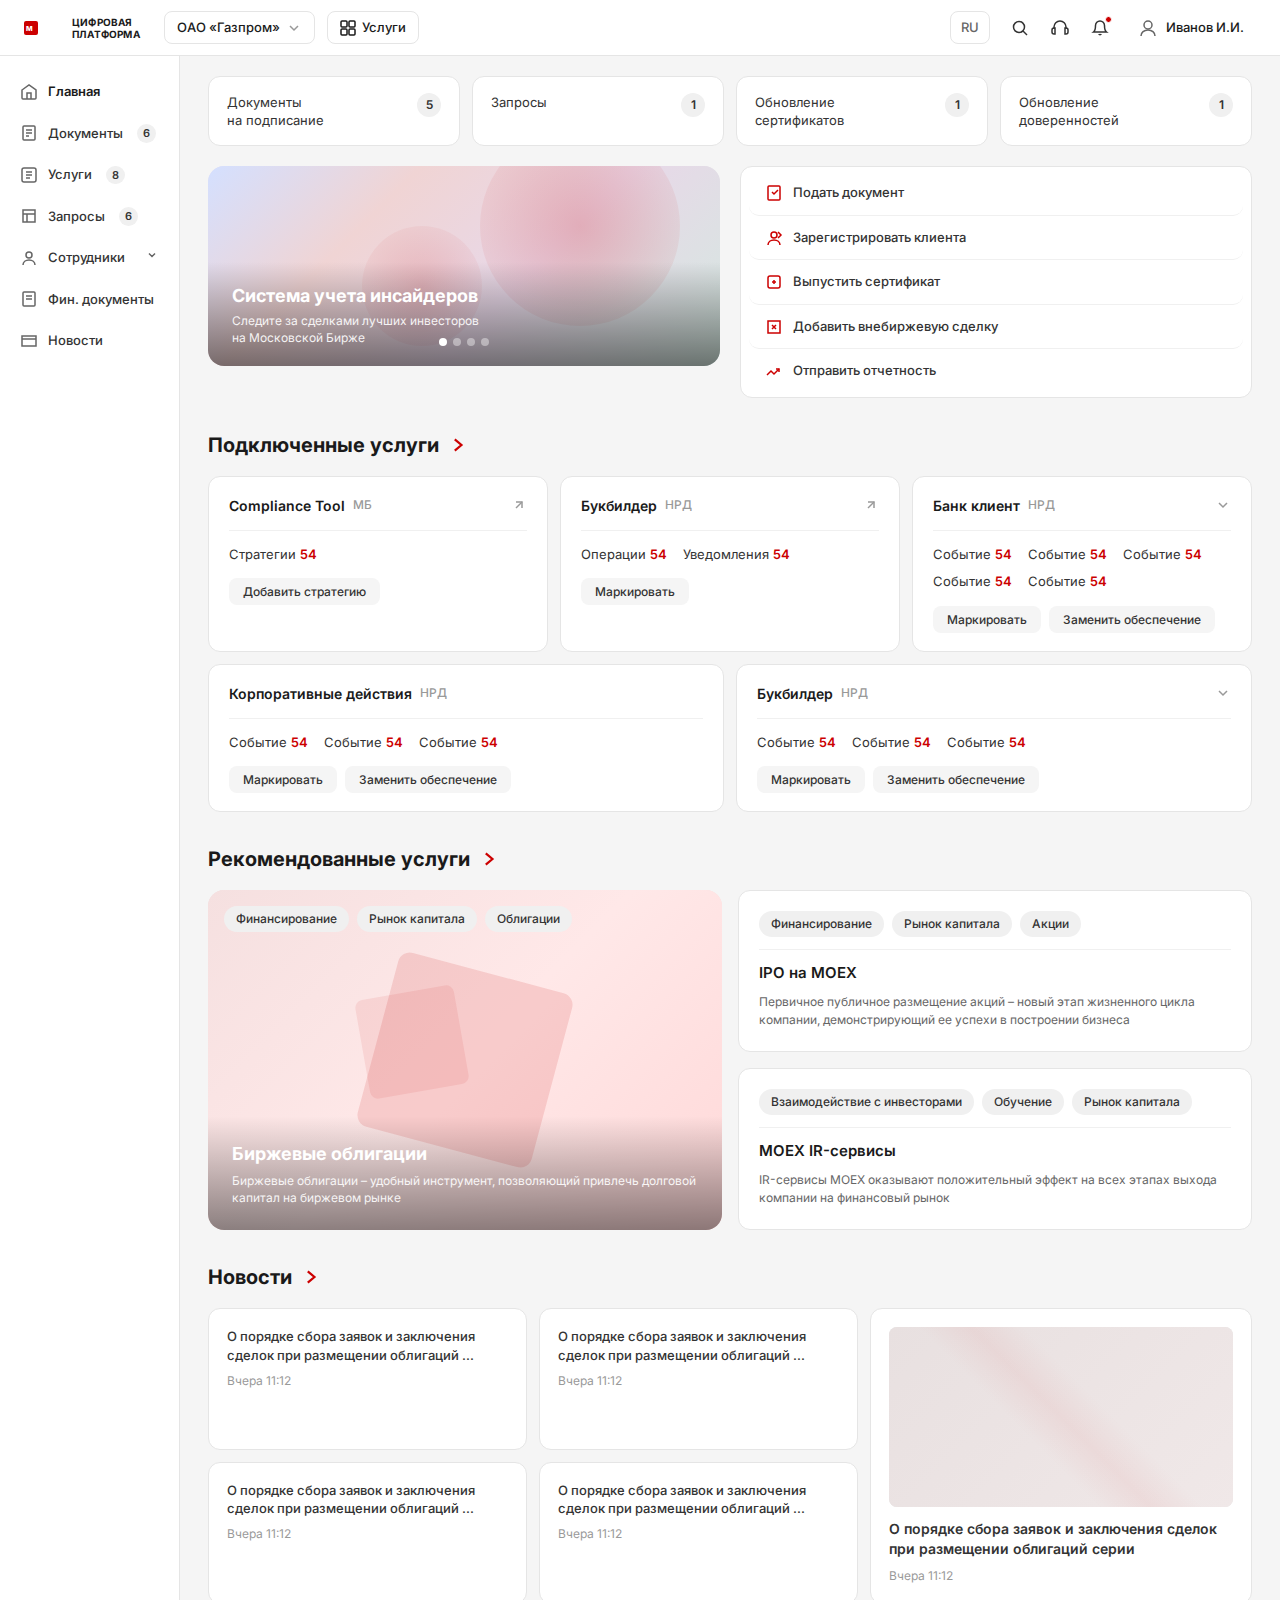
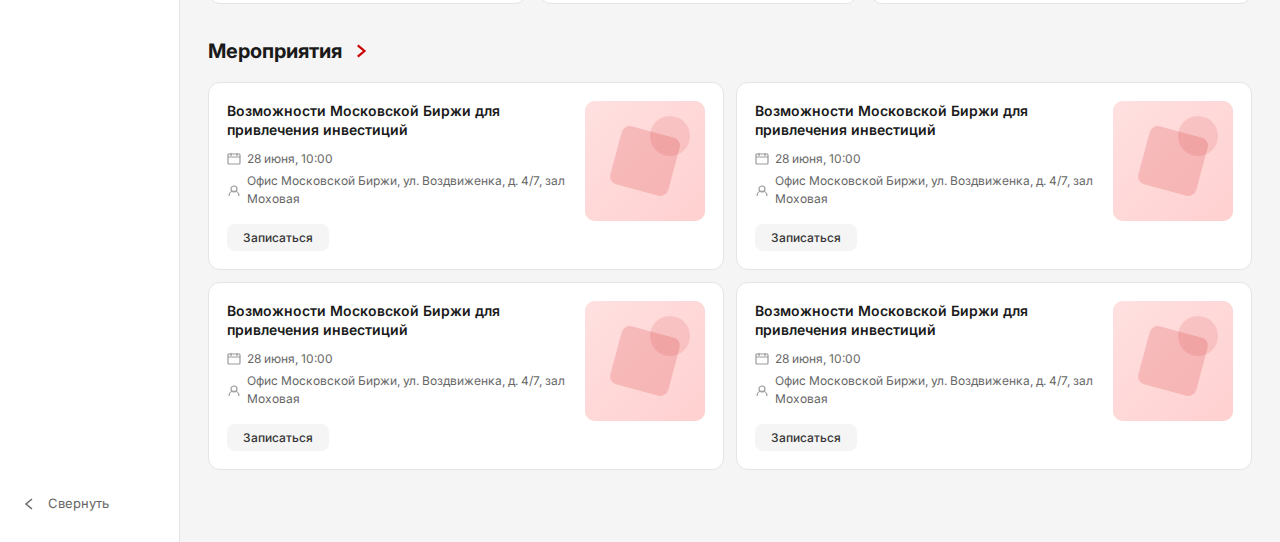
<file: index.html>
<!DOCTYPE html>
<html lang="ru">
<head>
<meta charset="UTF-8">
<meta name="viewport" content="width=device-width, initial-scale=1.0">
<title>MOEX Цифровая Платформа — Главная</title>
<link href="https://fonts.googleapis.com/css2?family=Inter:wght@400;500;600;700&display=swap" rel="stylesheet">
<style>
*, *::before, *::after { margin: 0; padding: 0; box-sizing: border-box; }
body { font-family: 'Inter', -apple-system, sans-serif; background: #f5f5f5; color: #1a1a1a; font-size: 14px; line-height: 1.5; }
a { text-decoration: none; color: inherit; cursor: pointer; }
button { cursor: pointer; font-family: inherit; border: none; background: none; }

/* ===== HEADER ===== */
.header { display: flex; align-items: center; height: 56px; background: #fff; border-bottom: 1px solid #e5e5e5; padding: 0 24px; position: sticky; top: 0; z-index: 100; }
.header-logo { display: flex; align-items: center; gap: 8px; margin-right: 24px; }
.header-logo-icon { width: 40px; height: 28px; display: flex; align-items: center; }
.header-logo-icon svg { width: 100%; height: 100%; }
.header-logo-text { font-size: 10px; font-weight: 700; line-height: 1.2; color: #1a1a1a; text-transform: uppercase; letter-spacing: 0.02em; }
.header-company { display: flex; align-items: center; gap: 6px; padding: 6px 12px; border: 1px solid #e5e5e5; border-radius: 8px; font-size: 13px; font-weight: 500; margin-right: 12px; }
.header-company svg { width: 16px; height: 16px; color: #999; }
.header-services-btn { display: flex; align-items: center; gap: 6px; padding: 6px 12px; border: 1px solid #e5e5e5; border-radius: 8px; font-size: 13px; font-weight: 500; }
.header-services-btn svg { width: 16px; height: 16px; }
.header-right { margin-left: auto; display: flex; align-items: center; gap: 4px; }
.header-lang { font-size: 13px; font-weight: 500; color: #666; padding: 6px 10px; border: 1px solid #e5e5e5; border-radius: 8px; margin-right: 8px; }
.header-icon-btn { width: 36px; height: 36px; display: flex; align-items: center; justify-content: center; border-radius: 8px; color: #333; transition: background 0.15s; }
.header-icon-btn:hover { background: #f5f5f5; }
.header-notif-btn { position: relative; }
.header-notif-dot { position: absolute; top: 6px; right: 6px; width: 7px; height: 7px; background: #cc0000; border-radius: 50%; border: 1.5px solid #fff; }
.header-user { display: flex; align-items: center; gap: 8px; padding: 6px 12px; border-radius: 8px; font-size: 13px; font-weight: 500; margin-left: 4px; }
.header-user:hover { background: #f5f5f5; }
.header-user svg { width: 20px; height: 20px; color: #666; }

/* ===== LAYOUT ===== */
.layout { display: flex; min-height: calc(100vh - 56px); }

/* ===== SIDEBAR ===== */
.sidebar { width: 180px; min-width: 180px; background: #fff; border-right: 1px solid #e5e5e5; padding: 16px 0; display: flex; flex-direction: column; }
.sidebar-nav { display: flex; flex-direction: column; gap: 2px; }
.sidebar-item { display: flex; align-items: center; gap: 10px; padding: 10px 20px; font-size: 13px; font-weight: 500; color: #333; transition: background 0.15s; position: relative; }
.sidebar-item:hover { background: #f9f9f9; }
.sidebar-item.active { color: #1a1a1a; font-weight: 600; }
.sidebar-item svg { width: 18px; height: 18px; color: #666; flex-shrink: 0; }
.sidebar-badge { background: #f0f0f0; color: #333; font-size: 11px; font-weight: 600; padding: 1px 6px; border-radius: 10px; margin-left: 4px; }
.sidebar-item-chevron { margin-left: auto; }
.sidebar-item-chevron svg { width: 14px; height: 14px; }
.sidebar-collapse { margin-top: auto; padding: 12px 20px; display: flex; align-items: center; gap: 10px; font-size: 13px; color: #666; }
.sidebar-collapse:hover { background: #f9f9f9; }
.sidebar-collapse svg { width: 18px; height: 18px; }

/* ===== MAIN CONTENT ===== */
.main { flex: 1; padding: 20px 28px 40px; overflow-y: auto; max-width: 1200px; }

/* ===== NOTIFICATION CARDS (top row) ===== */
.notif-row { display: grid; grid-template-columns: repeat(4, 1fr); gap: 12px; margin-bottom: 20px; }
.notif-card { background: #fff; border: 1px solid #e5e5e5; border-radius: 12px; padding: 16px 18px; display: flex; align-items: flex-start; justify-content: space-between; transition: box-shadow 0.15s, border-color 0.15s; }
.notif-card:hover { border-color: #ccc; box-shadow: 0 2px 8px rgba(0,0,0,0.06); }
.notif-card-text { font-size: 13px; color: #333; line-height: 1.4; }
.notif-card-badge { background: #f0f0f0; color: #333; font-size: 12px; font-weight: 600; min-width: 24px; height: 24px; display: flex; align-items: center; justify-content: center; border-radius: 12px; padding: 0 8px; flex-shrink: 0; margin-left: 12px; }

/* ===== BANNER + QUICK ACTIONS ===== */
.banner-section { display: grid; grid-template-columns: 1fr 1fr; gap: 20px; margin-bottom: 32px; }
.banner { border-radius: 16px; overflow: hidden; position: relative; height: 200px; background: linear-gradient(135deg, #e8e0f0 0%, #f0e8e8 50%, #e0e8f0 100%); cursor: pointer; }
.banner-bg { width: 100%; height: 100%; object-fit: cover; position: absolute; top: 0; left: 0; }
.banner-overlay { position: absolute; bottom: 0; left: 0; right: 0; padding: 20px 24px; background: linear-gradient(transparent, rgba(0,0,0,0.5)); color: #fff; }
.banner-title { font-size: 18px; font-weight: 700; margin-bottom: 4px; }
.banner-desc { font-size: 12px; opacity: 0.9; line-height: 1.4; }
.banner-dots { position: absolute; bottom: 20px; left: 50%; transform: translateX(-50%); display: flex; gap: 6px; z-index: 2; }
.banner-dot { width: 8px; height: 8px; border-radius: 50%; background: rgba(255,255,255,0.4); cursor: pointer; }
.banner-dot.active { background: #fff; }
.quick-actions { display: flex; flex-direction: column; gap: 0; justify-content: center; background: #fff; border: 1px solid #e5e5e5; border-radius: 12px; padding: 4px 8px; }
.quick-action { display: flex; align-items: center; gap: 10px; padding: 12px 16px; border-radius: 10px; font-size: 13px; font-weight: 500; color: #333; transition: background 0.15s; border-bottom: 1px solid #f0f0f0; }
.quick-action:last-child { border-bottom: none; }
.quick-action:hover { background: #f5f5f5; }
.quick-action svg { width: 18px; height: 18px; color: #c00; flex-shrink: 0; }

/* ===== SECTION HEADERS ===== */
.section-header { display: flex; align-items: center; gap: 8px; margin-bottom: 16px; }
.section-title { font-size: 20px; font-weight: 700; color: #1a1a1a; }
.section-arrow { display: inline-flex; align-items: center; justify-content: center; color: #c00; cursor: pointer; transition: opacity 0.15s; }
.section-arrow:hover { opacity: 0.7; }
.section-arrow svg { width: 20px; height: 20px; }

/* ===== CONNECTED SERVICES (Подключенные услуги) ===== */
.services-grid { display: grid; grid-template-columns: repeat(3, 1fr); gap: 12px; margin-bottom: 12px; }
.services-grid-2col { display: grid; grid-template-columns: repeat(2, 1fr); gap: 12px; margin-bottom: 32px; }
.service-card { background: #fff; border: 1px solid #e5e5e5; border-radius: 12px; padding: 18px 20px; transition: box-shadow 0.15s, border-color 0.15s; }
.service-card:hover { border-color: #ccc; box-shadow: 0 2px 8px rgba(0,0,0,0.06); }
.service-card-header { display: flex; align-items: center; gap: 8px; margin-bottom: 14px; padding-bottom: 14px; border-bottom: 1px solid #f0f0f0; }
.service-card-name { font-size: 14px; font-weight: 600; color: #1a1a1a; }
.service-card-org { font-size: 12px; color: #999; font-weight: 500; }
.service-card-link { margin-left: auto; color: #999; cursor: pointer; display: flex; align-items: center; }
.service-card-link:hover { color: #333; }
.service-card-link svg { width: 16px; height: 16px; }
.service-card-stats { display: flex; flex-wrap: wrap; gap: 8px 16px; margin-bottom: 14px; }
.service-stat { font-size: 13px; color: #333; }
.service-stat-label { color: #333; }
.service-stat-value { color: #c00; font-weight: 600; margin-left: 4px; cursor: pointer; }
.service-stat-value:hover { text-decoration: underline; }
.service-card-actions { display: flex; gap: 8px; flex-wrap: wrap; }
.service-action-btn { padding: 6px 14px; border: none; border-radius: 8px; font-size: 12px; font-weight: 500; color: #333; background: #f5f5f5; transition: all 0.15s; }
.service-action-btn:hover { background: #eaeaea; }

/* ===== RECOMMENDED SERVICES ===== */
.recommended-section { margin-bottom: 32px; }
.recommended-grid { display: grid; grid-template-columns: 1fr 1fr; gap: 16px; }
.recommended-left { display: flex; flex-direction: column; }
.recommended-card-big { border-radius: 16px; overflow: hidden; position: relative; flex: 1; min-height: 340px; background: linear-gradient(135deg, #f0e0e0, #ffe0e0); cursor: pointer; }
.recommended-card-big-img { width: 100%; height: 100%; object-fit: cover; position: absolute; top: 0; left: 0; }
.recommended-card-big-content { position: absolute; bottom: 0; left: 0; right: 0; padding: 24px; background: linear-gradient(transparent, rgba(0,0,0,0.45)); color: #fff; }
.recommended-card-big-tags { display: flex; gap: 8px; margin-bottom: auto; position: absolute; top: 16px; left: 16px; }
.recommended-tag { padding: 4px 12px; border-radius: 20px; font-size: 12px; font-weight: 500; background: #f0f0f0; color: #333; cursor: pointer; transition: background 0.15s; }
.recommended-tag:hover { background: #e5e5e5; }
.recommended-card-big h3 { font-size: 18px; font-weight: 700; margin-bottom: 6px; }
.recommended-card-big p { font-size: 12px; opacity: 0.9; line-height: 1.4; }
.recommended-right { display: flex; flex-direction: column; gap: 16px; }
.recommended-card-sm { background: #fff; border: 1px solid #e5e5e5; border-radius: 12px; padding: 20px; flex: 1; transition: box-shadow 0.15s, border-color 0.15s; cursor: pointer; }
.recommended-card-sm:hover { border-color: #ccc; box-shadow: 0 2px 8px rgba(0,0,0,0.06); }
.recommended-card-sm-tags { display: flex; gap: 8px; margin-bottom: 12px; padding-bottom: 12px; border-bottom: 1px solid #f0f0f0; flex-wrap: wrap; }
.recommended-card-sm h4 { font-size: 15px; font-weight: 600; margin-bottom: 8px; color: #1a1a1a; }
.recommended-card-sm p { font-size: 12px; color: #666; line-height: 1.5; }

/* ===== NEWS ===== */
.news-section { margin-bottom: 32px; }
.news-grid { display: grid; grid-template-columns: 1fr 1fr 1.2fr; gap: 12px; }
.news-grid-row { display: contents; }
.news-card { background: #fff; border: 1px solid #e5e5e5; border-radius: 12px; padding: 18px; cursor: pointer; transition: box-shadow 0.15s, border-color 0.15s; }
.news-card:hover { border-color: #ccc; box-shadow: 0 2px 8px rgba(0,0,0,0.06); }
.news-card-title { font-size: 13px; font-weight: 500; color: #333; margin-bottom: 8px; line-height: 1.4; }
.news-card-date { font-size: 12px; color: #999; }
.news-card-featured { grid-row: span 2; display: flex; flex-direction: column; }
.news-card-featured-img { width: 100%; height: 180px; object-fit: cover; border-radius: 8px; background: #e5e5e5; margin-bottom: 12px; }
.news-card-featured .news-card-title { font-size: 14px; font-weight: 600; }

/* ===== EVENTS ===== */
.events-section { margin-bottom: 32px; }
.events-grid { display: grid; grid-template-columns: 1fr 1fr; gap: 12px; }
.event-card { background: #fff; border: 1px solid #e5e5e5; border-radius: 12px; padding: 18px; display: grid; grid-template-columns: 1fr 120px; gap: 16px; cursor: pointer; transition: box-shadow 0.15s, border-color 0.15s; }
.event-card:hover { border-color: #ccc; box-shadow: 0 2px 8px rgba(0,0,0,0.06); }
.event-card-info { display: flex; flex-direction: column; }
.event-card-title { font-size: 14px; font-weight: 600; color: #1a1a1a; margin-bottom: 10px; line-height: 1.4; }
.event-meta { display: flex; align-items: center; gap: 6px; font-size: 12px; color: #666; margin-bottom: 4px; }
.event-meta svg { width: 14px; height: 14px; color: #999; flex-shrink: 0; }
.event-register-btn { padding: 6px 16px; border: none; border-radius: 8px; font-size: 12px; font-weight: 500; color: #333; background: #f5f5f5; margin-top: 12px; align-self: flex-start; transition: all 0.15s; }
.event-register-btn:hover { background: #eaeaea; }
.event-card-img { width: 120px; height: 120px; border-radius: 10px; object-fit: cover; background: linear-gradient(135deg, #f0e0e0, #ffe0e0); }

/* ===== PLACEHOLDER IMAGES ===== */
.placeholder-banner { width: 100%; height: 100%; background: linear-gradient(135deg, #d4e0ff 0%, #f0d4d4 30%, #e8d8e8 60%, #d4e8e0 100%); position: relative; overflow: hidden; }
.placeholder-banner::before { content: ''; position: absolute; width: 200px; height: 200px; border-radius: 50%; background: radial-gradient(circle, rgba(200,0,0,0.2), transparent); top: -40px; right: 40px; }
.placeholder-banner::after { content: ''; position: absolute; width: 120px; height: 120px; border-radius: 50%; background: radial-gradient(circle, rgba(200,0,0,0.15), transparent); bottom: 20px; left: 30%; }
.placeholder-recommended { width: 100%; height: 100%; background: linear-gradient(135deg, #f5e0e0 0%, #ffe8e8 50%, #ffd8d8 100%); position: relative; overflow: hidden; }
.placeholder-recommended::before { content: ''; position: absolute; width: 180px; height: 180px; border-radius: 12px; background: rgba(200,0,0,0.12); top: 50%; left: 50%; transform: translate(-50%, -50%) rotate(15deg); }
.placeholder-recommended::after { content: ''; position: absolute; width: 100px; height: 100px; border-radius: 8px; background: rgba(200,0,0,0.08); top: 30%; left: 30%; transform: rotate(-10deg); }
.placeholder-news { width: 100%; height: 100%; background: linear-gradient(135deg, #e8e0e0, #f0e8e8); border-radius: 8px; position: relative; overflow: hidden; }
.placeholder-news::before { content: ''; position: absolute; inset: 0; background: linear-gradient(45deg, transparent 40%, rgba(200,0,0,0.05) 50%, transparent 60%); }
.placeholder-event { width: 100%; height: 100%; background: linear-gradient(135deg, #ffe0e0, #ffd0d0); border-radius: 10px; position: relative; overflow: hidden; display: flex; align-items: center; justify-content: center; }
.placeholder-event::before { content: ''; position: absolute; width: 60px; height: 60px; border-radius: 8px; background: rgba(200,0,0,0.15); transform: rotate(15deg); }
.placeholder-event::after { content: ''; position: absolute; width: 40px; height: 40px; border-radius: 50%; background: rgba(200,0,0,0.1); top: 15px; right: 15px; }

/* scrollbar */
.main::-webkit-scrollbar { width: 6px; }
.main::-webkit-scrollbar-track { background: transparent; }
.main::-webkit-scrollbar-thumb { background: #ddd; border-radius: 3px; }
.main::-webkit-scrollbar-thumb:hover { background: #ccc; }

/* ===== RESPONSIVE — общее ===== */
body { overflow-x: hidden; }

/* ===== ≤1024px — Планшет landscape ===== */
@media (max-width: 1024px) {
  .main { padding: 16px 20px 32px; }
  .notif-row { grid-template-columns: repeat(2, 1fr); }
  .services-grid { grid-template-columns: repeat(2, 1fr); }
  .news-grid { grid-template-columns: 1fr 1fr; }
  .news-card-featured { grid-column: span 2; }
  .events-grid { grid-template-columns: 1fr; }
}

/* ===== ≤768px — Планшет portrait ===== */
@media (max-width: 768px) {
  .sidebar { display: none; }
  .header-company { display: none; }
  .header-services-btn { display: none; }
  .header-lang { display: none; }
  .header { padding: 0 16px; }
  .main { padding: 16px; max-width: 100%; }
  .banner-section { grid-template-columns: 1fr; }
  .recommended-grid { grid-template-columns: 1fr; }
  .recommended-card-big { min-height: 240px; }
  .services-grid { grid-template-columns: 1fr; }
  .services-grid-2col { grid-template-columns: 1fr; }
  .news-grid { grid-template-columns: 1fr; }
  .news-card-featured { grid-column: span 1; }
}

/* ===== ≤480px — Мобильные ===== */
@media (max-width: 480px) {
  .header { height: 48px; padding: 0 12px; gap: 4px; }
  .header-logo-text { display: none; }
  .header-logo-icon svg { width: 32px; height: 22px; }
  .header-right { gap: 2px; }
  .header-icon-btn { width: 32px; height: 32px; }
  .header-user { padding: 4px 8px; font-size: 12px; }
  .layout { min-height: calc(100vh - 48px); }
  .main { padding: 12px; }
  .notif-row { grid-template-columns: 1fr; gap: 8px; }
  .notif-card { padding: 12px 14px; }
  .banner-section { gap: 12px; }
  .banner { height: 160px; }
  .banner-title { font-size: 16px; }
  .quick-actions { padding: 2px 4px; }
  .quick-action { padding: 10px 12px; font-size: 12px; }
  .section-title { font-size: 17px; }
  .recommended-card-big { min-height: 200px; }
  .recommended-card-big h3 { font-size: 16px; }
  .recommended-card-sm { padding: 16px; }
  .recommended-card-sm h4 { font-size: 14px; }
  .event-card { grid-template-columns: 1fr; gap: 12px; }
  .event-card-img { width: 100%; height: 140px; }
  .service-card { padding: 14px 16px; }
  .service-card-actions { gap: 6px; }
  .news-card { padding: 14px; }
}
</style>
</head>
<body>

<!-- HEADER -->
<header class="header">
  <a href="#" class="header-logo">
    <div class="header-logo-icon">
      <svg viewBox="0 0 80 28" fill="none">
        <rect x="0" y="0" width="28" height="28" rx="4" fill="#CC0000"/>
        <text x="4" y="19" font-size="14" font-weight="800" fill="#fff" font-family="Inter,sans-serif">M</text>
      </svg>
    </div>
    <div class="header-logo-text">ЦИФРОВАЯ<br>ПЛАТФОРМА</div>
  </a>
  <a href="#" class="header-company">
    ОАО «Газпром»
    <svg viewBox="0 0 16 16" fill="none" stroke="currentColor" stroke-width="1.5"><path d="M4 6l4 4 4-4"/></svg>
  </a>
  <a href="#" class="header-services-btn">
    <svg viewBox="0 0 16 16" fill="none" stroke="currentColor" stroke-width="1.5"><rect x="1" y="1" width="6" height="6" rx="1"/><rect x="9" y="1" width="6" height="6" rx="1"/><rect x="1" y="9" width="6" height="6" rx="1"/><rect x="9" y="9" width="6" height="6" rx="1"/></svg>
    Услуги
  </a>
  <div class="header-right">
    <a href="#" class="header-lang">RU</a>
    <a href="#" class="header-icon-btn" title="Поиск">
      <svg width="18" height="18" viewBox="0 0 18 18" fill="none" stroke="currentColor" stroke-width="1.5"><circle cx="8" cy="8" r="5.5"/><path d="M12 12l4 4"/></svg>
    </a>
    <a href="#" class="header-icon-btn" title="Поддержка">
      <svg width="18" height="18" viewBox="0 0 18 18" fill="none" stroke="currentColor" stroke-width="1.5"><path d="M3 10V8a6 6 0 0112 0v2"/><path d="M1 11v2a2 2 0 002 2h1v-6H3a2 2 0 00-2 2zM17 11v2a2 2 0 01-2 2h-1v-6h1a2 2 0 012 2z"/></svg>
    </a>
    <a href="#" class="header-icon-btn header-notif-btn" title="Уведомления">
      <svg width="18" height="18" viewBox="0 0 18 18" fill="none" stroke="currentColor" stroke-width="1.5"><path d="M13.5 6.5a4.5 4.5 0 10-9 0c0 5-2 6.5-2 6.5h13s-2-1.5-2-6.5M10.3 15a1.5 1.5 0 01-2.6 0"/></svg>
      <span class="header-notif-dot"></span>
    </a>
    <a href="#" class="header-user">
      <svg viewBox="0 0 20 20" fill="none" stroke="currentColor" stroke-width="1.5"><circle cx="10" cy="7" r="4"/><path d="M3 18c0-3.5 3.1-6 7-6s7 2.5 7 6"/></svg>
      Иванов И.И.
    </a>
  </div>
</header>

<div class="layout">
  <!-- SIDEBAR -->
  <aside class="sidebar">
    <nav class="sidebar-nav">
      <a href="#" class="sidebar-item active">
        <svg viewBox="0 0 18 18" fill="none" stroke="currentColor" stroke-width="1.5"><path d="M2 7l7-5 7 5v8a1 1 0 01-1 1H3a1 1 0 01-1-1V7z"/><path d="M7 16V10h4v6"/></svg>
        Главная
      </a>
      <a href="#" class="sidebar-item">
        <svg viewBox="0 0 18 18" fill="none" stroke="currentColor" stroke-width="1.5"><path d="M4 2h10a1 1 0 011 1v12a1 1 0 01-1 1H4a1 1 0 01-1-1V3a1 1 0 011-1z"/><path d="M6 6h6M6 9h6M6 12h3"/></svg>
        Документы
        <span class="sidebar-badge">6</span>
      </a>
      <a href="#" class="sidebar-item">
        <svg viewBox="0 0 18 18" fill="none" stroke="currentColor" stroke-width="1.5"><rect x="2" y="2" width="14" height="14" rx="2"/><path d="M6 6h6M6 9h6M6 12h4"/></svg>
        Услуги
        <span class="sidebar-badge">8</span>
      </a>
      <a href="#" class="sidebar-item">
        <svg viewBox="0 0 18 18" fill="none" stroke="currentColor" stroke-width="1.5"><path d="M3 3h12v12H3z"/><path d="M3 7h12M7 7v8"/></svg>
        Запросы
        <span class="sidebar-badge">6</span>
      </a>
      <a href="#" class="sidebar-item">
        <svg viewBox="0 0 18 18" fill="none" stroke="currentColor" stroke-width="1.5"><circle cx="9" cy="6" r="3"/><path d="M3 16c0-3 2.7-5 6-5s6 2 6 5"/></svg>
        Сотрудники
        <span class="sidebar-item-chevron">
          <svg viewBox="0 0 14 14" fill="none" stroke="currentColor" stroke-width="1.5"><path d="M4 5.5l3 3 3-3"/></svg>
        </span>
      </a>
      <a href="#" class="sidebar-item">
        <svg viewBox="0 0 18 18" fill="none" stroke="currentColor" stroke-width="1.5"><path d="M4 2h10a1 1 0 011 1v12a1 1 0 01-1 1H4a1 1 0 01-1-1V3a1 1 0 011-1z"/><path d="M6 6h6M6 9h6"/></svg>
        Фин. документы
      </a>
      <a href="#" class="sidebar-item">
        <svg viewBox="0 0 18 18" fill="none" stroke="currentColor" stroke-width="1.5"><path d="M2 4h14v10H2z"/><path d="M2 7h14"/></svg>
        Новости
      </a>
    </nav>
    <a href="#" class="sidebar-collapse">
      <svg viewBox="0 0 18 18" fill="none" stroke="currentColor" stroke-width="1.5"><path d="M12 4L6 9l6 5"/></svg>
      Свернуть
    </a>
  </aside>

  <!-- MAIN -->
  <main class="main">

    <!-- NOTIFICATION CARDS -->
    <div class="notif-row">
      <a href="#" class="notif-card">
        <span class="notif-card-text">Документы<br>на подписание</span>
        <span class="notif-card-badge">5</span>
      </a>
      <a href="#" class="notif-card">
        <span class="notif-card-text">Запросы</span>
        <span class="notif-card-badge">1</span>
      </a>
      <a href="#" class="notif-card">
        <span class="notif-card-text">Обновление<br>сертификатов</span>
        <span class="notif-card-badge">1</span>
      </a>
      <a href="#" class="notif-card">
        <span class="notif-card-text">Обновление<br>доверенностей</span>
        <span class="notif-card-badge">1</span>
      </a>
    </div>

    <!-- BANNER + QUICK ACTIONS -->
    <div class="banner-section">
      <a href="#" class="banner">
        <div class="placeholder-banner"></div>
        <div class="banner-overlay">
          <div class="banner-title">Система учета инсайдеров</div>
          <div class="banner-desc">Следите за сделками лучших инвесторов<br>на Московской Бирже</div>
        </div>
        <div class="banner-dots">
          <span class="banner-dot active"></span>
          <span class="banner-dot"></span>
          <span class="banner-dot"></span>
          <span class="banner-dot"></span>
        </div>
      </a>
      <div class="quick-actions">
        <a href="#" class="quick-action">
          <svg viewBox="0 0 18 18" fill="none" stroke="currentColor" stroke-width="1.5"><path d="M4 2h10a1 1 0 011 1v12a1 1 0 01-1 1H4a1 1 0 01-1-1V3a1 1 0 011-1z"/><path d="M7 8l2 2 4-4"/></svg>
          Подать документ
        </a>
        <a href="#" class="quick-action">
          <svg viewBox="0 0 18 18" fill="none" stroke="currentColor" stroke-width="1.5"><circle cx="9" cy="6" r="3"/><path d="M3 16c0-3 2.7-5 6-5s6 2 6 5"/><path d="M13 3l3 3-3 3"/></svg>
          Зарегистрировать клиента
        </a>
        <a href="#" class="quick-action">
          <svg viewBox="0 0 18 18" fill="none" stroke="currentColor" stroke-width="1.5"><rect x="3" y="3" width="12" height="12" rx="2"/><path d="M7 9h4M9 7v4"/></svg>
          Выпустить сертификат
        </a>
        <a href="#" class="quick-action">
          <svg viewBox="0 0 18 18" fill="none" stroke="currentColor" stroke-width="1.5"><path d="M3 3h12v12H3z"/><path d="M7 7l4 4M11 7l-4 4"/></svg>
          Добавить внебиржевую сделку
        </a>
        <a href="#" class="quick-action">
          <svg viewBox="0 0 18 18" fill="none" stroke="currentColor" stroke-width="1.5"><path d="M2 13l4-4 3 3 5-5"/><path d="M11 7h3v3"/></svg>
          Отправить отчетность
        </a>
      </div>
    </div>

    <!-- ПОДКЛЮЧЕННЫЕ УСЛУГИ -->
    <div class="section-header">
      <span class="section-title">Подключенные услуги</span>
      <a href="#" class="section-arrow">
        <svg viewBox="0 0 18 18" fill="none" stroke="currentColor" stroke-width="2"><path d="M7 4l6 5-6 5"/></svg>
      </a>
    </div>

    <div class="services-grid">
      <!-- Compliance Tool -->
      <div class="service-card">
        <div class="service-card-header">
          <span class="service-card-name">Compliance Tool</span>
          <span class="service-card-org">МБ</span>
          <a href="#" class="service-card-link">
            <svg viewBox="0 0 16 16" fill="none" stroke="currentColor" stroke-width="1.5"><path d="M5 11L11 5"/><path d="M5 5h6v6"/></svg>
          </a>
        </div>
        <div class="service-card-stats">
          <span class="service-stat"><span class="service-stat-label">Стратегии</span><a href="#" class="service-stat-value">54</a></span>
        </div>
        <div class="service-card-actions">
          <button class="service-action-btn">Добавить стратегию</button>
        </div>
      </div>

      <!-- Букбилдер -->
      <div class="service-card">
        <div class="service-card-header">
          <span class="service-card-name">Букбилдер</span>
          <span class="service-card-org">НРД</span>
          <a href="#" class="service-card-link">
            <svg viewBox="0 0 16 16" fill="none" stroke="currentColor" stroke-width="1.5"><path d="M5 11L11 5"/><path d="M5 5h6v6"/></svg>
          </a>
        </div>
        <div class="service-card-stats">
          <span class="service-stat"><span class="service-stat-label">Операции</span><a href="#" class="service-stat-value">54</a></span>
          <span class="service-stat"><span class="service-stat-label">Уведомления</span><a href="#" class="service-stat-value">54</a></span>
        </div>
        <div class="service-card-actions">
          <button class="service-action-btn">Маркировать</button>
        </div>
      </div>

      <!-- Банк клиент -->
      <div class="service-card">
        <div class="service-card-header">
          <span class="service-card-name">Банк клиент</span>
          <span class="service-card-org">НРД</span>
          <a href="#" class="service-card-link">
            <svg viewBox="0 0 16 16" fill="none" stroke="currentColor" stroke-width="1.5"><path d="M4 6l4 4 4-4"/></svg>
          </a>
        </div>
        <div class="service-card-stats">
          <span class="service-stat"><span class="service-stat-label">Событие</span><a href="#" class="service-stat-value">54</a></span>
          <span class="service-stat"><span class="service-stat-label">Событие</span><a href="#" class="service-stat-value">54</a></span>
          <span class="service-stat"><span class="service-stat-label">Событие</span><a href="#" class="service-stat-value">54</a></span>
          <span class="service-stat"><span class="service-stat-label">Событие</span><a href="#" class="service-stat-value">54</a></span>
          <span class="service-stat"><span class="service-stat-label">Событие</span><a href="#" class="service-stat-value">54</a></span>
        </div>
        <div class="service-card-actions">
          <button class="service-action-btn">Маркировать</button>
          <button class="service-action-btn">Заменить обеспечение</button>
        </div>
      </div>
    </div>

    <div class="services-grid-2col">
      <!-- Корпоративные действия -->
      <div class="service-card">
        <div class="service-card-header">
          <span class="service-card-name">Корпоративные действия</span>
          <span class="service-card-org">НРД</span>
        </div>
        <div class="service-card-stats">
          <span class="service-stat"><span class="service-stat-label">Событие</span><a href="#" class="service-stat-value">54</a></span>
          <span class="service-stat"><span class="service-stat-label">Событие</span><a href="#" class="service-stat-value">54</a></span>
          <span class="service-stat"><span class="service-stat-label">Событие</span><a href="#" class="service-stat-value">54</a></span>
        </div>
        <div class="service-card-actions">
          <button class="service-action-btn">Маркировать</button>
          <button class="service-action-btn">Заменить обеспечение</button>
        </div>
      </div>

      <!-- Букбилдер (2) -->
      <div class="service-card">
        <div class="service-card-header">
          <span class="service-card-name">Букбилдер</span>
          <span class="service-card-org">НРД</span>
          <a href="#" class="service-card-link">
            <svg viewBox="0 0 16 16" fill="none" stroke="currentColor" stroke-width="1.5"><path d="M4 6l4 4 4-4"/></svg>
          </a>
        </div>
        <div class="service-card-stats">
          <span class="service-stat"><span class="service-stat-label">Событие</span><a href="#" class="service-stat-value">54</a></span>
          <span class="service-stat"><span class="service-stat-label">Событие</span><a href="#" class="service-stat-value">54</a></span>
          <span class="service-stat"><span class="service-stat-label">Событие</span><a href="#" class="service-stat-value">54</a></span>
        </div>
        <div class="service-card-actions">
          <button class="service-action-btn">Маркировать</button>
          <button class="service-action-btn">Заменить обеспечение</button>
        </div>
      </div>
    </div>

    <!-- РЕКОМЕНДОВАННЫЕ УСЛУГИ -->
    <div class="recommended-section">
      <div class="section-header">
        <span class="section-title">Рекомендованные услуги</span>
        <a href="#" class="section-arrow">
          <svg viewBox="0 0 18 18" fill="none" stroke="currentColor" stroke-width="2"><path d="M7 4l6 5-6 5"/></svg>
        </a>
      </div>

      <div class="recommended-grid">
        <div class="recommended-left">
          <a href="#" class="recommended-card-big">
            <div class="placeholder-recommended"></div>
            <div class="recommended-card-big-tags">
              <span class="recommended-tag">Финансирование</span>
              <span class="recommended-tag">Рынок капитала</span>
              <span class="recommended-tag">Облигации</span>
            </div>
            <div class="recommended-card-big-content">
              <h3>Биржевые облигации</h3>
              <p>Биржевые облигации – удобный инструмент, позволяющий привлечь долговой капитал на биржевом рынке</p>
            </div>
          </a>
        </div>
        <div class="recommended-right">
          <a href="#" class="recommended-card-sm">
            <div class="recommended-card-sm-tags">
              <span class="recommended-tag">Финансирование</span>
              <span class="recommended-tag">Рынок капитала</span>
              <span class="recommended-tag">Акции</span>
            </div>
            <h4>IPO на MOEX</h4>
            <p>Первичное публичное размещение акций – новый этап жизненного цикла компании, демонстрирующий ее успехи в построении бизнеса</p>
          </a>
          <a href="#" class="recommended-card-sm">
            <div class="recommended-card-sm-tags">
              <span class="recommended-tag">Взаимодействие с инвесторами</span>
              <span class="recommended-tag">Обучение</span>
              <span class="recommended-tag">Рынок капитала</span>
            </div>
            <h4>MOEX IR-сервисы</h4>
            <p>IR-сервисы MOEX оказывают положительный эффект на всех этапах выхода компании на финансовый рынок</p>
          </a>
        </div>
      </div>
    </div>

    <!-- НОВОСТИ -->
    <div class="news-section">
      <div class="section-header">
        <span class="section-title">Новости</span>
        <a href="#" class="section-arrow">
          <svg viewBox="0 0 18 18" fill="none" stroke="currentColor" stroke-width="2"><path d="M7 4l6 5-6 5"/></svg>
        </a>
      </div>

      <div class="news-grid">
        <a href="#" class="news-card">
          <div class="news-card-title">О порядке сбора заявок и заключения сделок при размещении облигаций ...</div>
          <div class="news-card-date">Вчера 11:12</div>
        </a>
        <a href="#" class="news-card">
          <div class="news-card-title">О порядке сбора заявок и заключения сделок при размещении облигаций ...</div>
          <div class="news-card-date">Вчера 11:12</div>
        </a>
        <a href="#" class="news-card news-card-featured">
          <div class="news-card-featured-img">
            <div class="placeholder-news"></div>
          </div>
          <div class="news-card-title">О порядке сбора заявок и заключения сделок при размещении облигаций серии</div>
          <div class="news-card-date">Вчера 11:12</div>
        </a>
        <a href="#" class="news-card">
          <div class="news-card-title">О порядке сбора заявок и заключения сделок при размещении облигаций ...</div>
          <div class="news-card-date">Вчера 11:12</div>
        </a>
        <a href="#" class="news-card">
          <div class="news-card-title">О порядке сбора заявок и заключения сделок при размещении облигаций ...</div>
          <div class="news-card-date">Вчера 11:12</div>
        </a>
      </div>
    </div>

    <!-- МЕРОПРИЯТИЯ -->
    <div class="events-section">
      <div class="section-header">
        <span class="section-title">Мероприятия</span>
        <a href="#" class="section-arrow">
          <svg viewBox="0 0 18 18" fill="none" stroke="currentColor" stroke-width="2"><path d="M7 4l6 5-6 5"/></svg>
        </a>
      </div>

      <div class="events-grid">
        <a href="#" class="event-card">
          <div class="event-card-info">
            <div class="event-card-title">Возможности Московской Биржи для привлечения инвестиций</div>
            <div class="event-meta">
              <svg viewBox="0 0 14 14" fill="none" stroke="currentColor" stroke-width="1.2"><rect x="1" y="2" width="12" height="10" rx="1"/><path d="M1 5h12M4 1v3M10 1v3"/></svg>
              28 июня, 10:00
            </div>
            <div class="event-meta">
              <svg viewBox="0 0 14 14" fill="none" stroke="currentColor" stroke-width="1.2"><circle cx="7" cy="6" r="3"/><path d="M2 13c0-2.8 2.2-5 5-5s5 2.2 5 5"/></svg>
              Офис Московской Биржи, ул. Воздвиженка, д. 4/7, зал Моховая
            </div>
            <button class="event-register-btn">Записаться</button>
          </div>
          <div class="event-card-img">
            <div class="placeholder-event"></div>
          </div>
        </a>

        <a href="#" class="event-card">
          <div class="event-card-info">
            <div class="event-card-title">Возможности Московской Биржи для привлечения инвестиций</div>
            <div class="event-meta">
              <svg viewBox="0 0 14 14" fill="none" stroke="currentColor" stroke-width="1.2"><rect x="1" y="2" width="12" height="10" rx="1"/><path d="M1 5h12M4 1v3M10 1v3"/></svg>
              28 июня, 10:00
            </div>
            <div class="event-meta">
              <svg viewBox="0 0 14 14" fill="none" stroke="currentColor" stroke-width="1.2"><circle cx="7" cy="6" r="3"/><path d="M2 13c0-2.8 2.2-5 5-5s5 2.2 5 5"/></svg>
              Офис Московской Биржи, ул. Воздвиженка, д. 4/7, зал Моховая
            </div>
            <button class="event-register-btn">Записаться</button>
          </div>
          <div class="event-card-img">
            <div class="placeholder-event"></div>
          </div>
        </a>

        <a href="#" class="event-card">
          <div class="event-card-info">
            <div class="event-card-title">Возможности Московской Биржи для привлечения инвестиций</div>
            <div class="event-meta">
              <svg viewBox="0 0 14 14" fill="none" stroke="currentColor" stroke-width="1.2"><rect x="1" y="2" width="12" height="10" rx="1"/><path d="M1 5h12M4 1v3M10 1v3"/></svg>
              28 июня, 10:00
            </div>
            <div class="event-meta">
              <svg viewBox="0 0 14 14" fill="none" stroke="currentColor" stroke-width="1.2"><circle cx="7" cy="6" r="3"/><path d="M2 13c0-2.8 2.2-5 5-5s5 2.2 5 5"/></svg>
              Офис Московской Биржи, ул. Воздвиженка, д. 4/7, зал Моховая
            </div>
            <button class="event-register-btn">Записаться</button>
          </div>
          <div class="event-card-img">
            <div class="placeholder-event"></div>
          </div>
        </a>

        <a href="#" class="event-card">
          <div class="event-card-info">
            <div class="event-card-title">Возможности Московской Биржи для привлечения инвестиций</div>
            <div class="event-meta">
              <svg viewBox="0 0 14 14" fill="none" stroke="currentColor" stroke-width="1.2"><rect x="1" y="2" width="12" height="10" rx="1"/><path d="M1 5h12M4 1v3M10 1v3"/></svg>
              28 июня, 10:00
            </div>
            <div class="event-meta">
              <svg viewBox="0 0 14 14" fill="none" stroke="currentColor" stroke-width="1.2"><circle cx="7" cy="6" r="3"/><path d="M2 13c0-2.8 2.2-5 5-5s5 2.2 5 5"/></svg>
              Офис Московской Биржи, ул. Воздвиженка, д. 4/7, зал Моховая
            </div>
            <button class="event-register-btn">Записаться</button>
          </div>
          <div class="event-card-img">
            <div class="placeholder-event"></div>
          </div>
        </a>
      </div>
    </div>

  </main>
</div>

</body>
</html>
</file>
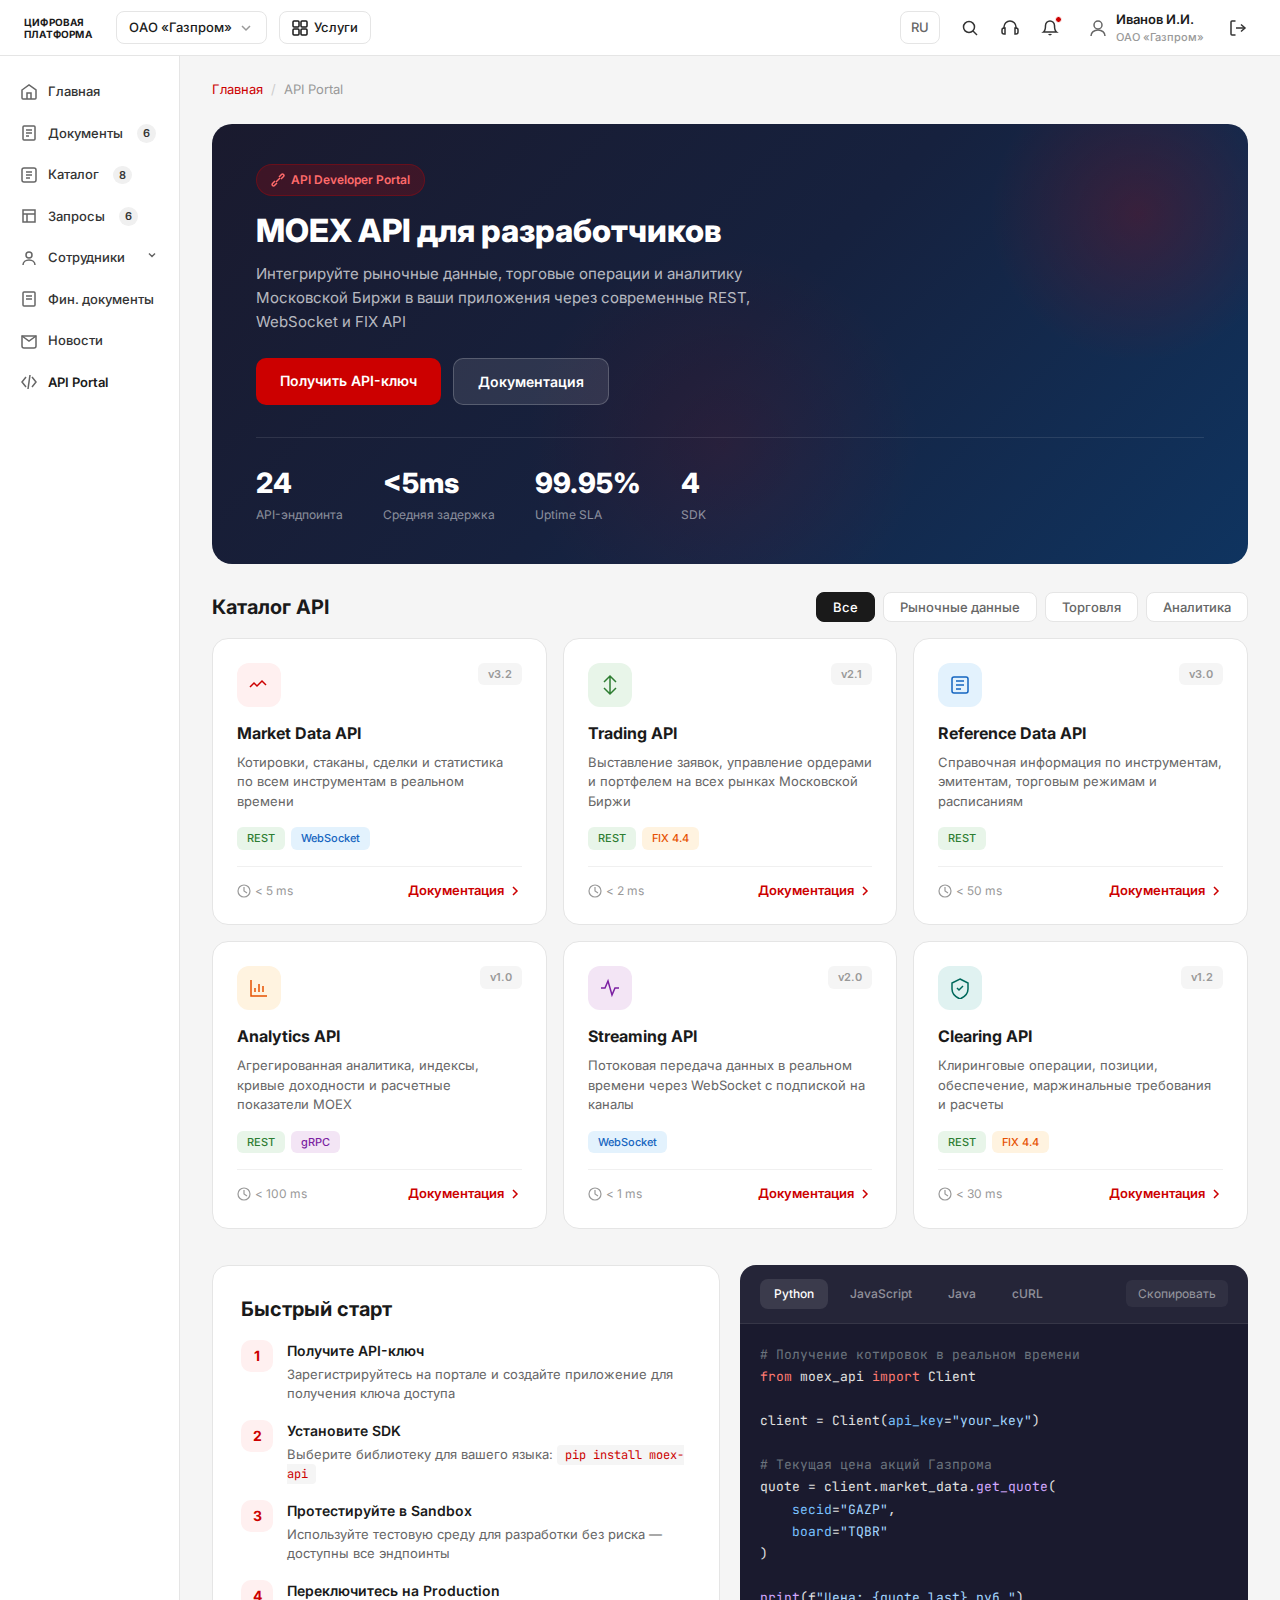
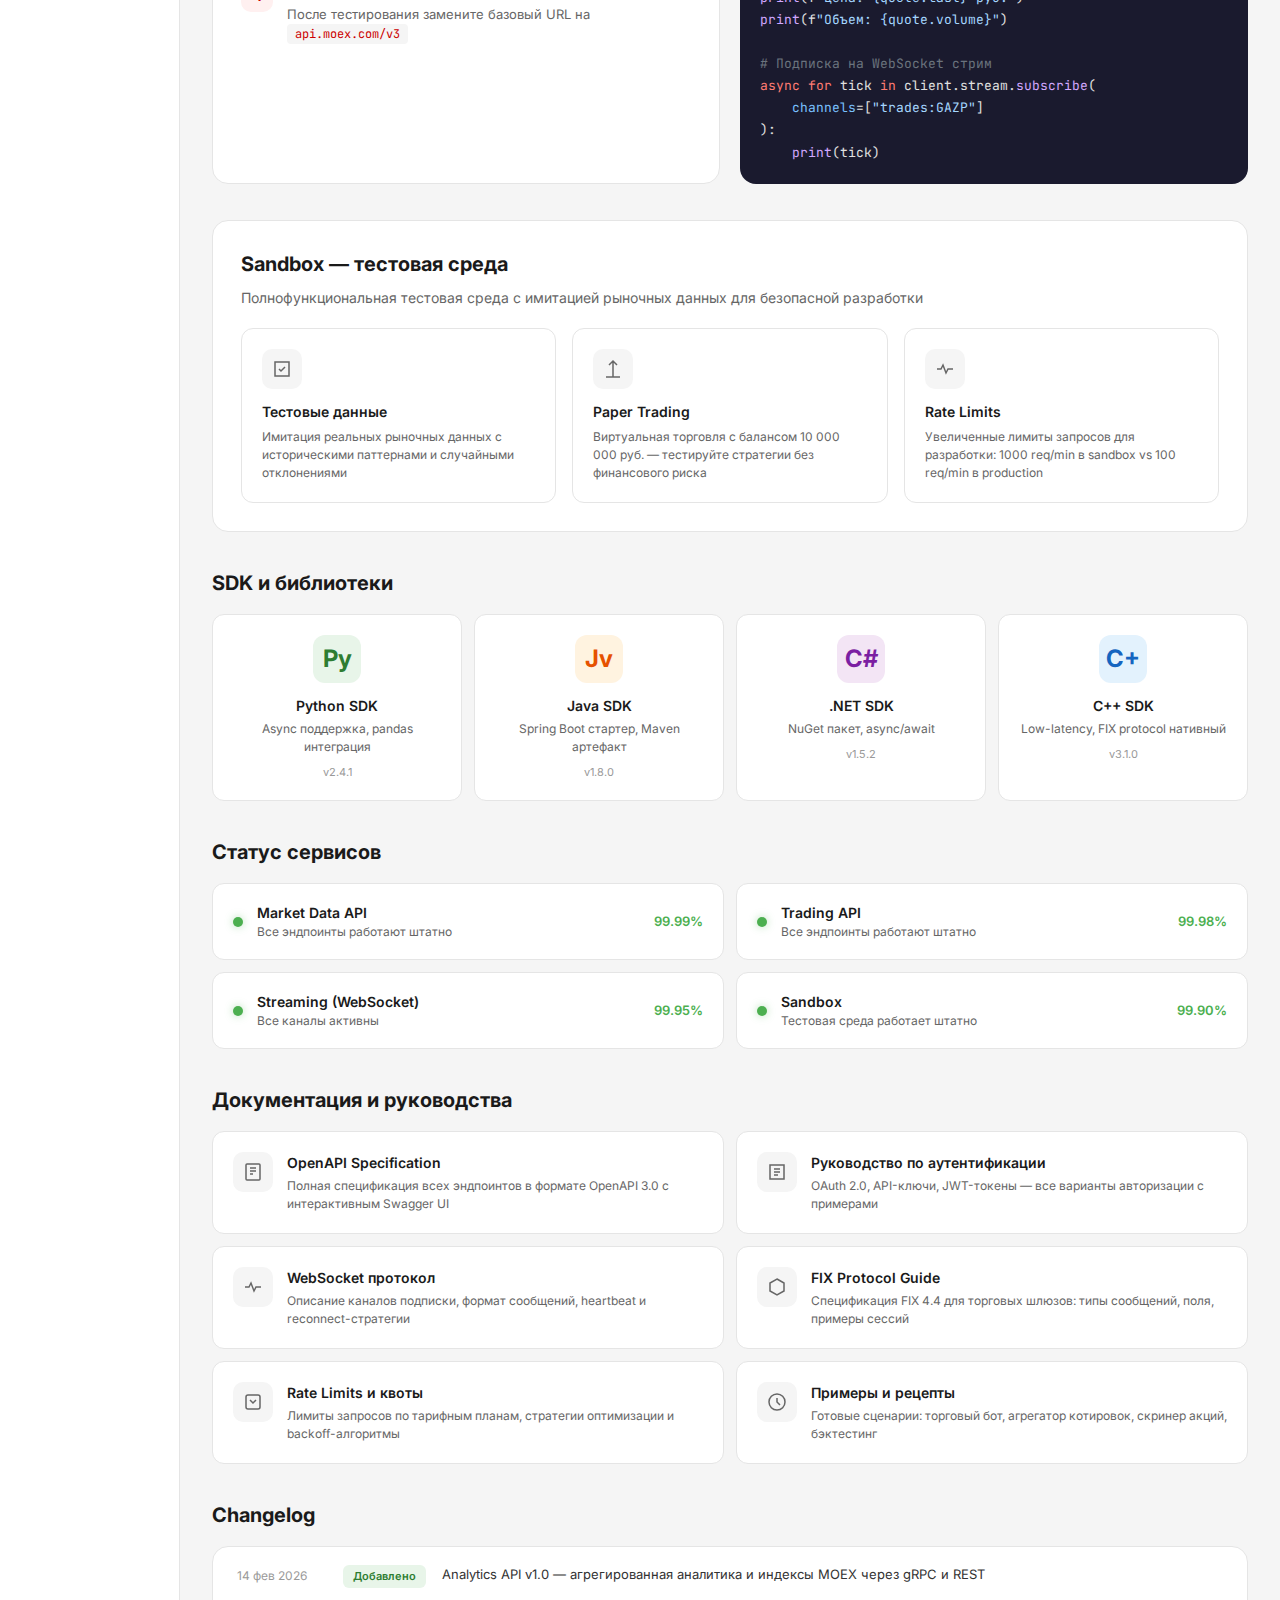
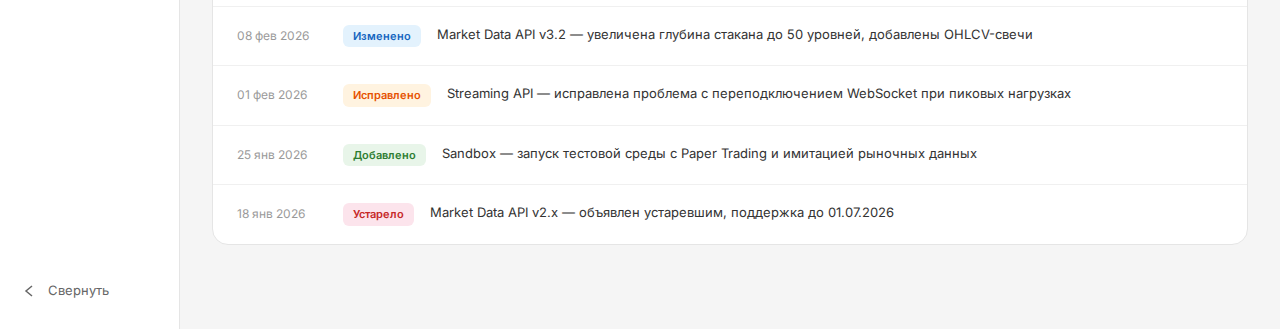
<file: api-portal.html>
<!DOCTYPE html>
<html lang="ru">
<head>
<meta charset="UTF-8">
<meta name="viewport" content="width=device-width, initial-scale=1.0">
<title>API Portal — MOEX Цифровая Платформа</title>
<link href="https://fonts.googleapis.com/css2?family=Inter:wght@400;500;600;700;800&family=JetBrains+Mono:wght@400;500&display=swap" rel="stylesheet">
<link rel="stylesheet" href="header.css">
<style>
*, *::before, *::after { margin: 0; padding: 0; box-sizing: border-box; }
body { font-family: 'Inter', -apple-system, sans-serif; background: #f5f5f5; color: #1a1a1a; font-size: 14px; line-height: 1.5; overflow-x: hidden; }
a { text-decoration: none; color: inherit; cursor: pointer; }
button { cursor: pointer; font-family: inherit; border: none; background: none; }
code, .code { font-family: 'JetBrains Mono', monospace; }

/* ===== MAIN ===== */
.main { flex: 1; padding: 24px 32px 48px; overflow-y: auto; max-width: 1100px; }

/* ===== BREADCRUMBS ===== */
.breadcrumbs { display: flex; align-items: center; gap: 8px; font-size: 13px; color: #999; margin-bottom: 24px; }
.breadcrumbs a { color: #CC0000; transition: opacity 0.15s; }
.breadcrumbs a:hover { opacity: 0.7; }
.breadcrumbs-sep { color: #ccc; }

/* ===== HERO SECTION ===== */
.api-hero { background: linear-gradient(135deg, #1a1a2e 0%, #16213e 50%, #0f3460 100%); border-radius: 20px; padding: 40px 44px; margin-bottom: 28px; position: relative; overflow: hidden; color: #fff; }
.api-hero::before { content: ''; position: absolute; top: -60px; right: -40px; width: 300px; height: 300px; background: radial-gradient(circle, rgba(204,0,0,0.2), transparent 70%); }
.api-hero::after { content: ''; position: absolute; bottom: -80px; left: 30%; width: 400px; height: 400px; background: radial-gradient(circle, rgba(204,0,0,0.1), transparent 70%); }
.api-hero-content { position: relative; z-index: 1; }
.api-hero-badge { display: inline-flex; align-items: center; gap: 6px; padding: 6px 14px; background: rgba(204,0,0,0.2); border: 1px solid rgba(204,0,0,0.3); border-radius: 20px; font-size: 12px; font-weight: 600; color: #ff6b6b; margin-bottom: 16px; }
.api-hero-badge svg { width: 14px; height: 14px; }
.api-hero h1 { font-size: 32px; font-weight: 800; margin-bottom: 12px; line-height: 1.2; }
.api-hero p { font-size: 15px; color: rgba(255,255,255,0.7); max-width: 560px; line-height: 1.6; margin-bottom: 24px; }
.api-hero-actions { display: flex; gap: 12px; flex-wrap: wrap; }
.api-hero-btn { padding: 12px 24px; border-radius: 10px; font-size: 14px; font-weight: 600; transition: all 0.2s; }
.api-hero-btn.primary { background: #CC0000; color: #fff; }
.api-hero-btn.primary:hover { background: #e00; transform: translateY(-1px); }
.api-hero-btn.secondary { background: rgba(255,255,255,0.1); color: #fff; border: 1px solid rgba(255,255,255,0.2); }
.api-hero-btn.secondary:hover { background: rgba(255,255,255,0.15); }

/* Stats row in hero */
.api-hero-stats { display: flex; gap: 40px; margin-top: 32px; padding-top: 24px; border-top: 1px solid rgba(255,255,255,0.1); }
.api-hero-stat { display: flex; flex-direction: column; }
.api-hero-stat-value { font-size: 28px; font-weight: 800; color: #fff; }
.api-hero-stat-label { font-size: 12px; color: rgba(255,255,255,0.5); margin-top: 2px; }

/* ===== API CATALOG CARDS ===== */
.section-header { display: flex; align-items: center; justify-content: space-between; margin-bottom: 16px; flex-wrap: wrap; gap: 12px; }
.section-title { font-size: 20px; font-weight: 700; color: #1a1a1a; }
.section-filter { display: flex; gap: 8px; }
.section-filter-btn { padding: 6px 16px; border-radius: 8px; font-size: 13px; font-weight: 500; color: #666; background: #fff; border: 1px solid #e5e5e5; transition: all 0.15s; }
.section-filter-btn:hover { border-color: #ccc; }
.section-filter-btn.active { background: #1a1a1a; color: #fff; border-color: #1a1a1a; }

.api-catalog { display: grid; grid-template-columns: repeat(3, 1fr); gap: 16px; margin-bottom: 36px; }
.api-card { background: #fff; border: 1px solid #e5e5e5; border-radius: 16px; padding: 24px; transition: all 0.2s; cursor: pointer; position: relative; }
.api-card:hover { border-color: #CC0000; box-shadow: 0 8px 24px rgba(204,0,0,0.08); transform: translateY(-2px); }
.api-card-header { display: flex; align-items: flex-start; justify-content: space-between; margin-bottom: 14px; }
.api-card-icon { width: 44px; height: 44px; border-radius: 12px; display: flex; align-items: center; justify-content: center; }
.api-card-icon svg { width: 22px; height: 22px; }
.api-card-icon.market-data { background: #fff0f0; color: #CC0000; }
.api-card-icon.trading { background: #e8f5e9; color: #2e7d32; }
.api-card-icon.reference { background: #e3f2fd; color: #1565c0; }
.api-card-icon.analytics { background: #fff3e0; color: #e65100; }
.api-card-icon.streaming { background: #f3e5f5; color: #7b1fa2; }
.api-card-icon.clearing { background: #e0f2f1; color: #00695c; }
.api-card-version { font-size: 11px; font-weight: 600; color: #999; padding: 3px 10px; background: #f5f5f5; border-radius: 6px; }
.api-card h3 { font-size: 16px; font-weight: 700; color: #1a1a1a; margin-bottom: 8px; }
.api-card p { font-size: 13px; color: #666; line-height: 1.5; margin-bottom: 16px; }
.api-card-tags { display: flex; flex-wrap: wrap; gap: 6px; margin-bottom: 16px; }
.api-card-tag { padding: 3px 10px; border-radius: 6px; font-size: 11px; font-weight: 500; background: #f5f5f5; color: #666; }
.api-card-tag.rest { background: #e8f5e9; color: #2e7d32; }
.api-card-tag.ws { background: #e3f2fd; color: #1565c0; }
.api-card-tag.fix { background: #fff3e0; color: #e65100; }
.api-card-tag.grpc { background: #f3e5f5; color: #7b1fa2; }
.api-card-footer { display: flex; align-items: center; justify-content: space-between; padding-top: 14px; border-top: 1px solid #f0f0f0; }
.api-card-latency { font-size: 12px; color: #999; display: flex; align-items: center; gap: 4px; }
.api-card-latency svg { width: 14px; height: 14px; }
.api-card-link { font-size: 13px; font-weight: 600; color: #CC0000; display: flex; align-items: center; gap: 4px; transition: opacity 0.15s; }
.api-card-link:hover { opacity: 0.7; }
.api-card-link svg { width: 14px; height: 14px; }

/* ===== QUICK START / CODE EXAMPLE ===== */
.quick-start { display: grid; grid-template-columns: 1fr 1fr; gap: 20px; margin-bottom: 36px; }
.quick-start-info { background: #fff; border: 1px solid #e5e5e5; border-radius: 16px; padding: 28px; }
.quick-start-info h2 { font-size: 20px; font-weight: 700; margin-bottom: 16px; }
.quick-start-steps { display: flex; flex-direction: column; gap: 16px; }
.quick-start-step { display: flex; gap: 14px; }
.quick-start-step-num { width: 32px; height: 32px; border-radius: 10px; background: #fff0f0; color: #CC0000; font-size: 14px; font-weight: 700; display: flex; align-items: center; justify-content: center; flex-shrink: 0; }
.quick-start-step-content h4 { font-size: 14px; font-weight: 600; margin-bottom: 4px; }
.quick-start-step-content p { font-size: 13px; color: #666; line-height: 1.5; }
.quick-start-step-content code { background: #f5f5f5; padding: 2px 8px; border-radius: 4px; font-size: 12px; color: #CC0000; }

.code-example { background: #1a1a2e; border-radius: 16px; overflow: hidden; }
.code-example-header { display: flex; align-items: center; gap: 8px; padding: 14px 20px; background: rgba(255,255,255,0.05); border-bottom: 1px solid rgba(255,255,255,0.08); }
.code-example-tab { padding: 6px 14px; border-radius: 8px; font-size: 12px; font-weight: 500; color: rgba(255,255,255,0.5); cursor: pointer; transition: all 0.15s; }
.code-example-tab:hover { color: rgba(255,255,255,0.8); }
.code-example-tab.active { background: rgba(255,255,255,0.1); color: #fff; }
.code-example-body { padding: 20px; overflow-x: auto; }
.code-example-body pre { font-family: 'JetBrains Mono', monospace; font-size: 13px; line-height: 1.7; color: #e0e0e0; white-space: pre; }
.code-example-body .comment { color: #6a737d; }
.code-example-body .keyword { color: #ff7b72; }
.code-example-body .string { color: #a5d6ff; }
.code-example-body .func { color: #d2a8ff; }
.code-example-body .var { color: #79c0ff; }
.code-example-body .num { color: #79c0ff; }
.code-example-copy { margin-left: auto; padding: 6px 12px; border-radius: 6px; font-size: 12px; color: rgba(255,255,255,0.5); background: rgba(255,255,255,0.05); transition: all 0.15s; }
.code-example-copy:hover { color: #fff; background: rgba(255,255,255,0.1); }

/* ===== SANDBOX SECTION ===== */
.sandbox-section { background: #fff; border: 1px solid #e5e5e5; border-radius: 16px; padding: 28px; margin-bottom: 36px; }
.sandbox-section h2 { font-size: 20px; font-weight: 700; margin-bottom: 8px; }
.sandbox-section > p { font-size: 14px; color: #666; margin-bottom: 20px; }
.sandbox-grid { display: grid; grid-template-columns: repeat(3, 1fr); gap: 16px; }
.sandbox-card { border: 1px solid #e5e5e5; border-radius: 12px; padding: 20px; transition: all 0.2s; }
.sandbox-card:hover { border-color: #CC0000; box-shadow: 0 4px 12px rgba(204,0,0,0.06); }
.sandbox-card-icon { width: 40px; height: 40px; border-radius: 10px; display: flex; align-items: center; justify-content: center; margin-bottom: 12px; background: #f5f5f5; }
.sandbox-card-icon svg { width: 20px; height: 20px; color: #666; }
.sandbox-card h4 { font-size: 14px; font-weight: 600; margin-bottom: 6px; }
.sandbox-card p { font-size: 12px; color: #666; line-height: 1.5; }

/* ===== SDK & TOOLS ===== */
.sdk-section { margin-bottom: 36px; }
.sdk-grid { display: grid; grid-template-columns: repeat(4, 1fr); gap: 12px; }
.sdk-card { background: #fff; border: 1px solid #e5e5e5; border-radius: 12px; padding: 20px; text-align: center; transition: all 0.2s; cursor: pointer; }
.sdk-card:hover { border-color: #CC0000; box-shadow: 0 4px 12px rgba(204,0,0,0.06); transform: translateY(-2px); }
.sdk-card-icon { width: 48px; height: 48px; margin: 0 auto 12px; border-radius: 12px; display: flex; align-items: center; justify-content: center; font-size: 24px; font-weight: 700; }
.sdk-card-icon.python { background: #e8f5e9; color: #2e7d32; }
.sdk-card-icon.java { background: #fff3e0; color: #e65100; }
.sdk-card-icon.csharp { background: #f3e5f5; color: #7b1fa2; }
.sdk-card-icon.cpp { background: #e3f2fd; color: #1565c0; }
.sdk-card h4 { font-size: 14px; font-weight: 600; margin-bottom: 4px; }
.sdk-card p { font-size: 12px; color: #666; }
.sdk-card-version { font-size: 11px; color: #999; margin-top: 8px; }

/* ===== STATUS SECTION ===== */
.status-section { margin-bottom: 36px; }
.status-grid { display: grid; grid-template-columns: repeat(2, 1fr); gap: 12px; }
.status-card { background: #fff; border: 1px solid #e5e5e5; border-radius: 12px; padding: 18px 20px; display: flex; align-items: center; gap: 14px; }
.status-dot { width: 10px; height: 10px; border-radius: 50%; flex-shrink: 0; }
.status-dot.online { background: #4caf50; box-shadow: 0 0 8px rgba(76,175,80,0.4); }
.status-dot.degraded { background: #ff9800; box-shadow: 0 0 8px rgba(255,152,0,0.4); }
.status-info { flex: 1; }
.status-name { font-size: 14px; font-weight: 600; }
.status-desc { font-size: 12px; color: #666; }
.status-uptime { font-size: 13px; font-weight: 600; color: #4caf50; }

/* ===== DOCS TABLE ===== */
.docs-section { margin-bottom: 36px; }
.docs-grid { display: grid; grid-template-columns: repeat(2, 1fr); gap: 12px; }
.docs-card { background: #fff; border: 1px solid #e5e5e5; border-radius: 12px; padding: 20px; display: flex; gap: 14px; transition: all 0.15s; cursor: pointer; }
.docs-card:hover { border-color: #CC0000; box-shadow: 0 4px 12px rgba(204,0,0,0.06); }
.docs-card-icon { width: 40px; height: 40px; border-radius: 10px; display: flex; align-items: center; justify-content: center; flex-shrink: 0; background: #f5f5f5; }
.docs-card-icon svg { width: 20px; height: 20px; color: #666; }
.docs-card-content h4 { font-size: 14px; font-weight: 600; margin-bottom: 4px; }
.docs-card-content p { font-size: 12px; color: #666; line-height: 1.5; }

/* ===== CHANGELOG ===== */
.changelog-section { margin-bottom: 36px; }
.changelog-list { background: #fff; border: 1px solid #e5e5e5; border-radius: 16px; overflow: hidden; }
.changelog-item { padding: 18px 24px; border-bottom: 1px solid #f0f0f0; display: flex; align-items: flex-start; gap: 16px; }
.changelog-item:last-child { border-bottom: none; }
.changelog-date { font-size: 12px; color: #999; white-space: nowrap; min-width: 90px; padding-top: 2px; }
.changelog-badge { padding: 3px 10px; border-radius: 6px; font-size: 11px; font-weight: 600; white-space: nowrap; }
.changelog-badge.added { background: #e8f5e9; color: #2e7d32; }
.changelog-badge.changed { background: #e3f2fd; color: #1565c0; }
.changelog-badge.fixed { background: #fff3e0; color: #e65100; }
.changelog-badge.deprecated { background: #fce4ec; color: #c62828; }
.changelog-text { font-size: 13px; color: #333; flex: 1; }

/* ===== RESPONSIVE ===== */
@media (max-width: 1024px) {
  .api-catalog { grid-template-columns: repeat(2, 1fr); }
  .sdk-grid { grid-template-columns: repeat(2, 1fr); }
  .sandbox-grid { grid-template-columns: repeat(2, 1fr); }
  .main { padding: 20px 24px 36px; }
}
@media (max-width: 768px) {
  .main { padding: 16px; max-width: 100%; }
  .api-hero { padding: 28px 24px; border-radius: 16px; }
  .api-hero h1 { font-size: 24px; }
  .api-hero-stats { flex-wrap: wrap; gap: 20px; }
  .api-catalog { grid-template-columns: 1fr; }
  .quick-start { grid-template-columns: 1fr; }
  .sdk-grid { grid-template-columns: repeat(2, 1fr); }
  .sandbox-grid { grid-template-columns: 1fr; }
  .status-grid { grid-template-columns: 1fr; }
  .docs-grid { grid-template-columns: 1fr; }
}
@media (max-width: 480px) {
  .main { padding: 12px; }
  .api-hero { padding: 20px; }
  .api-hero h1 { font-size: 20px; }
  .api-hero-stat-value { font-size: 22px; }
  .sdk-grid { grid-template-columns: 1fr; }
}

/* scrollbar */
.main::-webkit-scrollbar { width: 6px; }
.main::-webkit-scrollbar-track { background: transparent; }
.main::-webkit-scrollbar-thumb { background: #ddd; border-radius: 3px; }
.main::-webkit-scrollbar-thumb:hover { background: #ccc; }
</style>
</head>
<body>

<div class="layout">
  <!-- MAIN -->
  <main class="main">

    <!-- BREADCRUMBS -->
    <div class="breadcrumbs">
      <a href="index.html">Главная</a>
      <span class="breadcrumbs-sep">/</span>
      <span>API Portal</span>
    </div>

    <!-- HERO -->
    <div class="api-hero">
      <div class="api-hero-content">
        <div class="api-hero-badge">
          <svg viewBox="0 0 14 14" fill="none" stroke="currentColor" stroke-width="1.5"><path d="M4 8l-2.5 2.5a1.4 1.4 0 002 2L6 10"/><path d="M10 6l2.5-2.5a1.4 1.4 0 00-2-2L8 4"/><path d="M5 9l4-4"/></svg>
          API Developer Portal
        </div>
        <h1>MOEX API для разработчиков</h1>
        <p>Интегрируйте рыночные данные, торговые операции и аналитику Московской Биржи в ваши приложения через современные REST, WebSocket и FIX API</p>
        <div class="api-hero-actions">
          <a href="#" class="api-hero-btn primary">Получить API-ключ</a>
          <a href="#" class="api-hero-btn secondary">Документация</a>
        </div>
        <div class="api-hero-stats">
          <div class="api-hero-stat">
            <span class="api-hero-stat-value">24</span>
            <span class="api-hero-stat-label">API-эндпоинта</span>
          </div>
          <div class="api-hero-stat">
            <span class="api-hero-stat-value">&lt;5ms</span>
            <span class="api-hero-stat-label">Средняя задержка</span>
          </div>
          <div class="api-hero-stat">
            <span class="api-hero-stat-value">99.95%</span>
            <span class="api-hero-stat-label">Uptime SLA</span>
          </div>
          <div class="api-hero-stat">
            <span class="api-hero-stat-value">4</span>
            <span class="api-hero-stat-label">SDK</span>
          </div>
        </div>
      </div>
    </div>

    <!-- API CATALOG -->
    <div class="section-header">
      <span class="section-title">Каталог API</span>
      <div class="section-filter">
        <button class="section-filter-btn active">Все</button>
        <button class="section-filter-btn">Рыночные данные</button>
        <button class="section-filter-btn">Торговля</button>
        <button class="section-filter-btn">Аналитика</button>
      </div>
    </div>

    <div class="api-catalog">
      <!-- Market Data API -->
      <div class="api-card" onclick="location.href='#'">
        <div class="api-card-header">
          <div class="api-card-icon market-data">
            <svg viewBox="0 0 22 22" fill="none" stroke="currentColor" stroke-width="1.5"><path d="M2 13l4-4 3 3 5-5 4 4"/></svg>
          </div>
          <span class="api-card-version">v3.2</span>
        </div>
        <h3>Market Data API</h3>
        <p>Котировки, стаканы, сделки и статистика по всем инструментам в реальном времени</p>
        <div class="api-card-tags">
          <span class="api-card-tag rest">REST</span>
          <span class="api-card-tag ws">WebSocket</span>
        </div>
        <div class="api-card-footer">
          <span class="api-card-latency">
            <svg viewBox="0 0 14 14" fill="none" stroke="currentColor" stroke-width="1.2"><path d="M7 3v4l3 2"/><circle cx="7" cy="7" r="6"/></svg>
            &lt; 5 ms
          </span>
          <a href="#" class="api-card-link">
            Документация
            <svg viewBox="0 0 14 14" fill="none" stroke="currentColor" stroke-width="1.5"><path d="M5 3l4 4-4 4"/></svg>
          </a>
        </div>
      </div>

      <!-- Trading API -->
      <div class="api-card" onclick="location.href='#'">
        <div class="api-card-header">
          <div class="api-card-icon trading">
            <svg viewBox="0 0 22 22" fill="none" stroke="currentColor" stroke-width="1.5"><path d="M11 2v18M5 8l6-6 6 6M5 14l6 6 6-6"/></svg>
          </div>
          <span class="api-card-version">v2.1</span>
        </div>
        <h3>Trading API</h3>
        <p>Выставление заявок, управление ордерами и портфелем на всех рынках Московской Биржи</p>
        <div class="api-card-tags">
          <span class="api-card-tag rest">REST</span>
          <span class="api-card-tag fix">FIX 4.4</span>
        </div>
        <div class="api-card-footer">
          <span class="api-card-latency">
            <svg viewBox="0 0 14 14" fill="none" stroke="currentColor" stroke-width="1.2"><path d="M7 3v4l3 2"/><circle cx="7" cy="7" r="6"/></svg>
            &lt; 2 ms
          </span>
          <a href="#" class="api-card-link">
            Документация
            <svg viewBox="0 0 14 14" fill="none" stroke="currentColor" stroke-width="1.5"><path d="M5 3l4 4-4 4"/></svg>
          </a>
        </div>
      </div>

      <!-- Reference Data API -->
      <div class="api-card" onclick="location.href='#'">
        <div class="api-card-header">
          <div class="api-card-icon reference">
            <svg viewBox="0 0 22 22" fill="none" stroke="currentColor" stroke-width="1.5"><rect x="3" y="3" width="16" height="16" rx="2"/><path d="M7 7h8M7 11h8M7 15h5"/></svg>
          </div>
          <span class="api-card-version">v3.0</span>
        </div>
        <h3>Reference Data API</h3>
        <p>Справочная информация по инструментам, эмитентам, торговым режимам и расписаниям</p>
        <div class="api-card-tags">
          <span class="api-card-tag rest">REST</span>
        </div>
        <div class="api-card-footer">
          <span class="api-card-latency">
            <svg viewBox="0 0 14 14" fill="none" stroke="currentColor" stroke-width="1.2"><path d="M7 3v4l3 2"/><circle cx="7" cy="7" r="6"/></svg>
            &lt; 50 ms
          </span>
          <a href="#" class="api-card-link">
            Документация
            <svg viewBox="0 0 14 14" fill="none" stroke="currentColor" stroke-width="1.5"><path d="M5 3l4 4-4 4"/></svg>
          </a>
        </div>
      </div>

      <!-- Analytics API -->
      <div class="api-card" onclick="location.href='#'">
        <div class="api-card-header">
          <div class="api-card-icon analytics">
            <svg viewBox="0 0 22 22" fill="none" stroke="currentColor" stroke-width="1.5"><path d="M3 3v16h16"/><path d="M7 15V11M11 15V7M15 15V9"/></svg>
          </div>
          <span class="api-card-version">v1.0</span>
        </div>
        <h3>Analytics API</h3>
        <p>Агрегированная аналитика, индексы, кривые доходности и расчетные показатели MOEX</p>
        <div class="api-card-tags">
          <span class="api-card-tag rest">REST</span>
          <span class="api-card-tag grpc">gRPC</span>
        </div>
        <div class="api-card-footer">
          <span class="api-card-latency">
            <svg viewBox="0 0 14 14" fill="none" stroke="currentColor" stroke-width="1.2"><path d="M7 3v4l3 2"/><circle cx="7" cy="7" r="6"/></svg>
            &lt; 100 ms
          </span>
          <a href="#" class="api-card-link">
            Документация
            <svg viewBox="0 0 14 14" fill="none" stroke="currentColor" stroke-width="1.5"><path d="M5 3l4 4-4 4"/></svg>
          </a>
        </div>
      </div>

      <!-- Streaming API -->
      <div class="api-card" onclick="location.href='#'">
        <div class="api-card-header">
          <div class="api-card-icon streaming">
            <svg viewBox="0 0 22 22" fill="none" stroke="currentColor" stroke-width="1.5"><path d="M2 11h4l3-7 4 14 3-7h4"/></svg>
          </div>
          <span class="api-card-version">v2.0</span>
        </div>
        <h3>Streaming API</h3>
        <p>Потоковая передача данных в реальном времени через WebSocket с подпиской на каналы</p>
        <div class="api-card-tags">
          <span class="api-card-tag ws">WebSocket</span>
        </div>
        <div class="api-card-footer">
          <span class="api-card-latency">
            <svg viewBox="0 0 14 14" fill="none" stroke="currentColor" stroke-width="1.2"><path d="M7 3v4l3 2"/><circle cx="7" cy="7" r="6"/></svg>
            &lt; 1 ms
          </span>
          <a href="#" class="api-card-link">
            Документация
            <svg viewBox="0 0 14 14" fill="none" stroke="currentColor" stroke-width="1.5"><path d="M5 3l4 4-4 4"/></svg>
          </a>
        </div>
      </div>

      <!-- Clearing API -->
      <div class="api-card" onclick="location.href='#'">
        <div class="api-card-header">
          <div class="api-card-icon clearing">
            <svg viewBox="0 0 22 22" fill="none" stroke="currentColor" stroke-width="1.5"><path d="M11 2l8 4v6c0 5-3.5 8-8 10-4.5-2-8-5-8-10V6l8-4z"/><path d="M8 11l2 2 4-4"/></svg>
          </div>
          <span class="api-card-version">v1.2</span>
        </div>
        <h3>Clearing API</h3>
        <p>Клиринговые операции, позиции, обеспечение, маржинальные требования и расчеты</p>
        <div class="api-card-tags">
          <span class="api-card-tag rest">REST</span>
          <span class="api-card-tag fix">FIX 4.4</span>
        </div>
        <div class="api-card-footer">
          <span class="api-card-latency">
            <svg viewBox="0 0 14 14" fill="none" stroke="currentColor" stroke-width="1.2"><path d="M7 3v4l3 2"/><circle cx="7" cy="7" r="6"/></svg>
            &lt; 30 ms
          </span>
          <a href="#" class="api-card-link">
            Документация
            <svg viewBox="0 0 14 14" fill="none" stroke="currentColor" stroke-width="1.5"><path d="M5 3l4 4-4 4"/></svg>
          </a>
        </div>
      </div>
    </div>

    <!-- QUICK START + CODE EXAMPLE -->
    <div class="quick-start">
      <div class="quick-start-info">
        <h2>Быстрый старт</h2>
        <div class="quick-start-steps">
          <div class="quick-start-step">
            <span class="quick-start-step-num">1</span>
            <div class="quick-start-step-content">
              <h4>Получите API-ключ</h4>
              <p>Зарегистрируйтесь на портале и создайте приложение для получения ключа доступа</p>
            </div>
          </div>
          <div class="quick-start-step">
            <span class="quick-start-step-num">2</span>
            <div class="quick-start-step-content">
              <h4>Установите SDK</h4>
              <p>Выберите библиотеку для вашего языка: <code>pip install moex-api</code></p>
            </div>
          </div>
          <div class="quick-start-step">
            <span class="quick-start-step-num">3</span>
            <div class="quick-start-step-content">
              <h4>Протестируйте в Sandbox</h4>
              <p>Используйте тестовую среду для разработки без риска — доступны все эндпоинты</p>
            </div>
          </div>
          <div class="quick-start-step">
            <span class="quick-start-step-num">4</span>
            <div class="quick-start-step-content">
              <h4>Переключитесь на Production</h4>
              <p>После тестирования замените базовый URL на <code>api.moex.com/v3</code></p>
            </div>
          </div>
        </div>
      </div>

      <div class="code-example">
        <div class="code-example-header">
          <span class="code-example-tab active">Python</span>
          <span class="code-example-tab">JavaScript</span>
          <span class="code-example-tab">Java</span>
          <span class="code-example-tab">cURL</span>
          <button class="code-example-copy" onclick="copyCode()">Скопировать</button>
        </div>
        <div class="code-example-body">
<pre><span class="comment"># Получение котировок в реальном времени</span>
<span class="keyword">from</span> moex_api <span class="keyword">import</span> Client

client = Client(<span class="var">api_key</span>=<span class="string">"your_key"</span>)

<span class="comment"># Текущая цена акций Газпрома</span>
quote = client.market_data.<span class="func">get_quote</span>(
    <span class="var">secid</span>=<span class="string">"GAZP"</span>,
    <span class="var">board</span>=<span class="string">"TQBR"</span>
)

<span class="func">print</span>(f<span class="string">"Цена: {quote.last} руб."</span>)
<span class="func">print</span>(f<span class="string">"Объем: {quote.volume}"</span>)

<span class="comment"># Подписка на WebSocket стрим</span>
<span class="keyword">async</span> <span class="keyword">for</span> tick <span class="keyword">in</span> client.stream.<span class="func">subscribe</span>(
    <span class="var">channels</span>=[<span class="string">"trades:GAZP"</span>]
):
    <span class="func">print</span>(tick)</pre>
        </div>
      </div>
    </div>

    <!-- SANDBOX -->
    <div class="sandbox-section">
      <h2>Sandbox — тестовая среда</h2>
      <p>Полнофункциональная тестовая среда с имитацией рыночных данных для безопасной разработки</p>
      <div class="sandbox-grid">
        <div class="sandbox-card">
          <div class="sandbox-card-icon">
            <svg viewBox="0 0 20 20" fill="none" stroke="currentColor" stroke-width="1.5"><path d="M3 3h14v14H3z"/><path d="M7 10l2 2 4-4"/></svg>
          </div>
          <h4>Тестовые данные</h4>
          <p>Имитация реальных рыночных данных с историческими паттернами и случайными отклонениями</p>
        </div>
        <div class="sandbox-card">
          <div class="sandbox-card-icon">
            <svg viewBox="0 0 20 20" fill="none" stroke="currentColor" stroke-width="1.5"><path d="M10 2v16M6 6l4-4 4 4"/><path d="M3 18h14"/></svg>
          </div>
          <h4>Paper Trading</h4>
          <p>Виртуальная торговля с балансом 10 000 000 руб. — тестируйте стратегии без финансового риска</p>
        </div>
        <div class="sandbox-card">
          <div class="sandbox-card-icon">
            <svg viewBox="0 0 20 20" fill="none" stroke="currentColor" stroke-width="1.5"><path d="M2 10h4l2-4 3 8 2-4h5"/></svg>
          </div>
          <h4>Rate Limits</h4>
          <p>Увеличенные лимиты запросов для разработки: 1000 req/min в sandbox vs 100 req/min в production</p>
        </div>
      </div>
    </div>

    <!-- SDK & LIBRARIES -->
    <div class="sdk-section">
      <div class="section-header">
        <span class="section-title">SDK и библиотеки</span>
      </div>
      <div class="sdk-grid">
        <div class="sdk-card">
          <div class="sdk-card-icon python">Py</div>
          <h4>Python SDK</h4>
          <p>Async поддержка, pandas интеграция</p>
          <div class="sdk-card-version">v2.4.1</div>
        </div>
        <div class="sdk-card">
          <div class="sdk-card-icon java">Jv</div>
          <h4>Java SDK</h4>
          <p>Spring Boot стартер, Maven артефакт</p>
          <div class="sdk-card-version">v1.8.0</div>
        </div>
        <div class="sdk-card">
          <div class="sdk-card-icon csharp">C#</div>
          <h4>.NET SDK</h4>
          <p>NuGet пакет, async/await</p>
          <div class="sdk-card-version">v1.5.2</div>
        </div>
        <div class="sdk-card">
          <div class="sdk-card-icon cpp">C+</div>
          <h4>C++ SDK</h4>
          <p>Low-latency, FIX protocol нативный</p>
          <div class="sdk-card-version">v3.1.0</div>
        </div>
      </div>
    </div>

    <!-- API STATUS -->
    <div class="status-section">
      <div class="section-header">
        <span class="section-title">Статус сервисов</span>
      </div>
      <div class="status-grid">
        <div class="status-card">
          <span class="status-dot online"></span>
          <div class="status-info">
            <div class="status-name">Market Data API</div>
            <div class="status-desc">Все эндпоинты работают штатно</div>
          </div>
          <span class="status-uptime">99.99%</span>
        </div>
        <div class="status-card">
          <span class="status-dot online"></span>
          <div class="status-info">
            <div class="status-name">Trading API</div>
            <div class="status-desc">Все эндпоинты работают штатно</div>
          </div>
          <span class="status-uptime">99.98%</span>
        </div>
        <div class="status-card">
          <span class="status-dot online"></span>
          <div class="status-info">
            <div class="status-name">Streaming (WebSocket)</div>
            <div class="status-desc">Все каналы активны</div>
          </div>
          <span class="status-uptime">99.95%</span>
        </div>
        <div class="status-card">
          <span class="status-dot online"></span>
          <div class="status-info">
            <div class="status-name">Sandbox</div>
            <div class="status-desc">Тестовая среда работает штатно</div>
          </div>
          <span class="status-uptime">99.90%</span>
        </div>
      </div>
    </div>

    <!-- DOCUMENTATION -->
    <div class="docs-section">
      <div class="section-header">
        <span class="section-title">Документация и руководства</span>
      </div>
      <div class="docs-grid">
        <a href="#" class="docs-card">
          <div class="docs-card-icon">
            <svg viewBox="0 0 20 20" fill="none" stroke="currentColor" stroke-width="1.5"><path d="M4 2h12a1 1 0 011 1v14a1 1 0 01-1 1H4a1 1 0 01-1-1V3a1 1 0 011-1z"/><path d="M7 6h6M7 9h6M7 12h3"/></svg>
          </div>
          <div class="docs-card-content">
            <h4>OpenAPI Specification</h4>
            <p>Полная спецификация всех эндпоинтов в формате OpenAPI 3.0 с интерактивным Swagger UI</p>
          </div>
        </a>
        <a href="#" class="docs-card">
          <div class="docs-card-icon">
            <svg viewBox="0 0 20 20" fill="none" stroke="currentColor" stroke-width="1.5"><path d="M3 3h14v14H3z"/><path d="M7 7h6M7 10h6M7 13h4"/></svg>
          </div>
          <div class="docs-card-content">
            <h4>Руководство по аутентификации</h4>
            <p>OAuth 2.0, API-ключи, JWT-токены — все варианты авторизации с примерами</p>
          </div>
        </a>
        <a href="#" class="docs-card">
          <div class="docs-card-icon">
            <svg viewBox="0 0 20 20" fill="none" stroke="currentColor" stroke-width="1.5"><path d="M2 10h4l2-4 3 8 2-4h5"/></svg>
          </div>
          <div class="docs-card-content">
            <h4>WebSocket протокол</h4>
            <p>Описание каналов подписки, формат сообщений, heartbeat и reconnect-стратегии</p>
          </div>
        </a>
        <a href="#" class="docs-card">
          <div class="docs-card-icon">
            <svg viewBox="0 0 20 20" fill="none" stroke="currentColor" stroke-width="1.5"><path d="M10 2l7 4v8l-7 4-7-4V6l7-4z"/></svg>
          </div>
          <div class="docs-card-content">
            <h4>FIX Protocol Guide</h4>
            <p>Спецификация FIX 4.4 для торговых шлюзов: типы сообщений, поля, примеры сессий</p>
          </div>
        </a>
        <a href="#" class="docs-card">
          <div class="docs-card-icon">
            <svg viewBox="0 0 20 20" fill="none" stroke="currentColor" stroke-width="1.5"><path d="M5 3h10a2 2 0 012 2v10a2 2 0 01-2 2H5a2 2 0 01-2-2V5a2 2 0 012-2z"/><path d="M7 8l3 3 3-3"/></svg>
          </div>
          <div class="docs-card-content">
            <h4>Rate Limits и квоты</h4>
            <p>Лимиты запросов по тарифным планам, стратегии оптимизации и backoff-алгоритмы</p>
          </div>
        </a>
        <a href="#" class="docs-card">
          <div class="docs-card-icon">
            <svg viewBox="0 0 20 20" fill="none" stroke="currentColor" stroke-width="1.5"><circle cx="10" cy="10" r="8"/><path d="M10 6v4l3 3"/></svg>
          </div>
          <div class="docs-card-content">
            <h4>Примеры и рецепты</h4>
            <p>Готовые сценарии: торговый бот, агрегатор котировок, скринер акций, бэктестинг</p>
          </div>
        </a>
      </div>
    </div>

    <!-- CHANGELOG -->
    <div class="changelog-section">
      <div class="section-header">
        <span class="section-title">Changelog</span>
      </div>
      <div class="changelog-list">
        <div class="changelog-item">
          <span class="changelog-date">14 фев 2026</span>
          <span class="changelog-badge added">Добавлено</span>
          <span class="changelog-text">Analytics API v1.0 — агрегированная аналитика и индексы MOEX через gRPC и REST</span>
        </div>
        <div class="changelog-item">
          <span class="changelog-date">08 фев 2026</span>
          <span class="changelog-badge changed">Изменено</span>
          <span class="changelog-text">Market Data API v3.2 — увеличена глубина стакана до 50 уровней, добавлены OHLCV-свечи</span>
        </div>
        <div class="changelog-item">
          <span class="changelog-date">01 фев 2026</span>
          <span class="changelog-badge fixed">Исправлено</span>
          <span class="changelog-text">Streaming API — исправлена проблема с переподключением WebSocket при пиковых нагрузках</span>
        </div>
        <div class="changelog-item">
          <span class="changelog-date">25 янв 2026</span>
          <span class="changelog-badge added">Добавлено</span>
          <span class="changelog-text">Sandbox — запуск тестовой среды с Paper Trading и имитацией рыночных данных</span>
        </div>
        <div class="changelog-item">
          <span class="changelog-date">18 янв 2026</span>
          <span class="changelog-badge deprecated">Устарело</span>
          <span class="changelog-text">Market Data API v2.x — объявлен устаревшим, поддержка до 01.07.2026</span>
        </div>
      </div>
    </div>

  </main>
</div>

<script>
// Filter buttons
document.querySelectorAll('.section-filter-btn').forEach(btn => {
  btn.addEventListener('click', () => {
    document.querySelectorAll('.section-filter-btn').forEach(b => b.classList.remove('active'));
    btn.classList.add('active');
  });
});

// Code tabs
document.querySelectorAll('.code-example-tab').forEach(tab => {
  tab.addEventListener('click', () => {
    document.querySelectorAll('.code-example-tab').forEach(t => t.classList.remove('active'));
    tab.classList.add('active');
  });
});

// Copy code
function copyCode() {
  const code = document.querySelector('.code-example-body pre').textContent;
  navigator.clipboard.writeText(code).then(() => {
    const btn = document.querySelector('.code-example-copy');
    btn.textContent = 'Скопировано!';
    setTimeout(() => { btn.textContent = 'Скопировать'; }, 2000);
  });
}
</script>

<script src="header.js"></script>
</body>
</html>
</file>
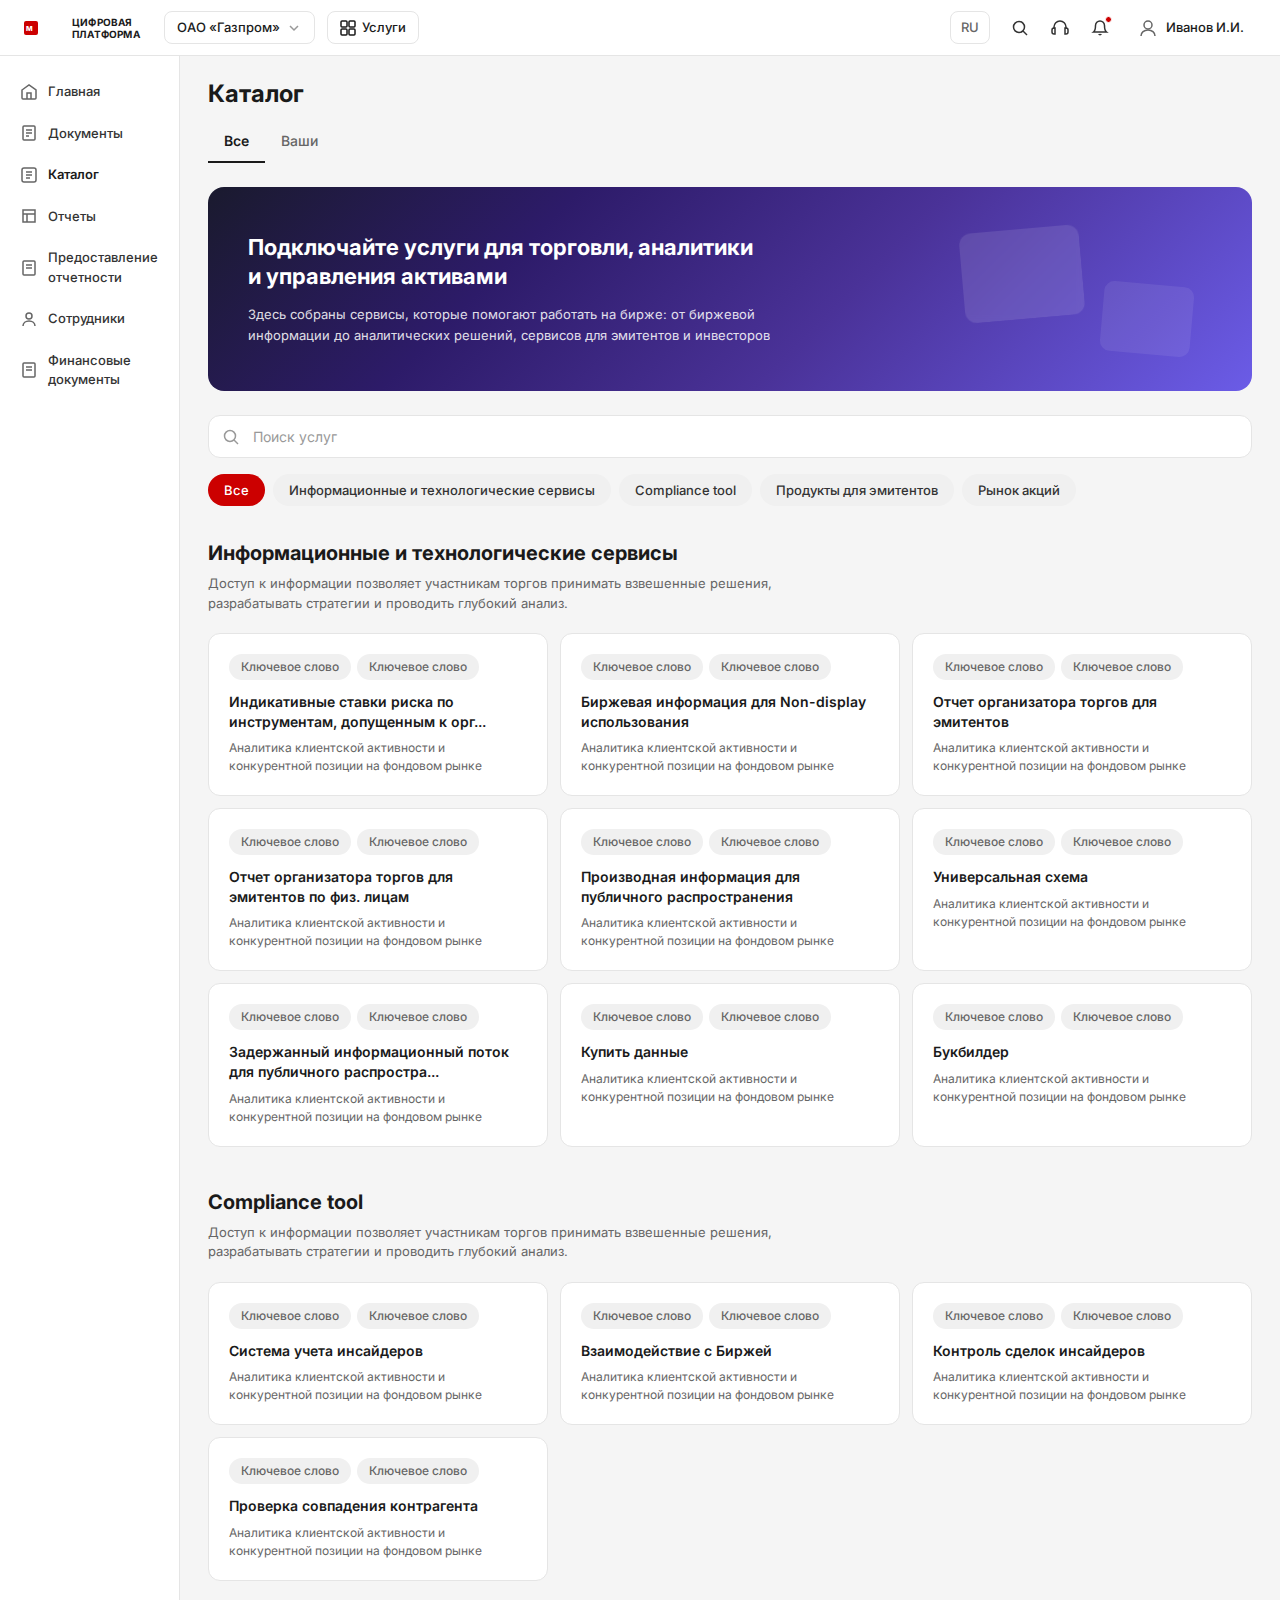
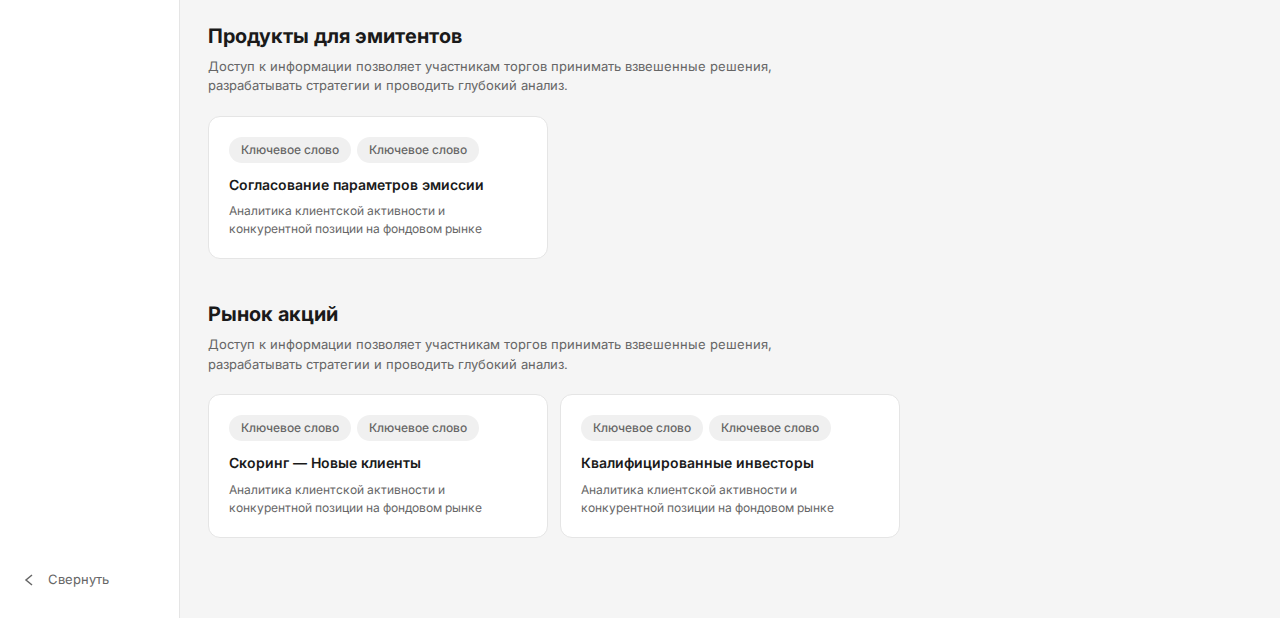
<file: catalog.html>
<!DOCTYPE html>
<html lang="ru">
<head>
<meta charset="UTF-8">
<meta name="viewport" content="width=device-width, initial-scale=1.0">
<title>Каталог услуг — MOEX Цифровая Платформа</title>
<link href="https://fonts.googleapis.com/css2?family=Inter:wght@400;500;600;700;800&display=swap" rel="stylesheet">
<style>
*, *::before, *::after { margin: 0; padding: 0; box-sizing: border-box; }
body { font-family: 'Inter', -apple-system, sans-serif; background: #f5f5f5; color: #1a1a1a; font-size: 14px; line-height: 1.5; }
a { text-decoration: none; color: inherit; cursor: pointer; }
button { cursor: pointer; font-family: inherit; border: none; background: none; }

/* ===== HEADER ===== */
.header { display: flex; align-items: center; height: 56px; background: #fff; border-bottom: 1px solid #e5e5e5; padding: 0 24px; position: sticky; top: 0; z-index: 100; }
.header-logo { display: flex; align-items: center; gap: 8px; margin-right: 24px; }
.header-logo-icon { width: 40px; height: 28px; display: flex; align-items: center; }
.header-logo-icon svg { width: 100%; height: 100%; }
.header-logo-text { font-size: 10px; font-weight: 700; line-height: 1.2; color: #1a1a1a; text-transform: uppercase; letter-spacing: 0.02em; }
.header-company { display: flex; align-items: center; gap: 6px; padding: 6px 12px; border: 1px solid #e5e5e5; border-radius: 8px; font-size: 13px; font-weight: 500; margin-right: 12px; }
.header-company svg { width: 16px; height: 16px; color: #999; }
.header-services-btn { display: flex; align-items: center; gap: 6px; padding: 6px 12px; border: 1px solid #e5e5e5; border-radius: 8px; font-size: 13px; font-weight: 500; }
.header-services-btn svg { width: 16px; height: 16px; }
.header-right { margin-left: auto; display: flex; align-items: center; gap: 4px; }
.header-lang { font-size: 13px; font-weight: 500; color: #666; padding: 6px 10px; border: 1px solid #e5e5e5; border-radius: 8px; margin-right: 8px; }
.header-icon-btn { width: 36px; height: 36px; display: flex; align-items: center; justify-content: center; border-radius: 8px; color: #333; transition: background 0.15s; }
.header-icon-btn:hover { background: #f5f5f5; }
.header-notif-btn { position: relative; }
.header-notif-dot { position: absolute; top: 6px; right: 6px; width: 7px; height: 7px; background: #cc0000; border-radius: 50%; border: 1.5px solid #fff; }
.header-user { display: flex; align-items: center; gap: 8px; padding: 6px 12px; border-radius: 8px; font-size: 13px; font-weight: 500; margin-left: 4px; }
.header-user:hover { background: #f5f5f5; }
.header-user svg { width: 20px; height: 20px; color: #666; }

/* ===== LAYOUT ===== */
.layout { display: flex; min-height: calc(100vh - 56px); }

/* ===== SIDEBAR ===== */
.sidebar { width: 180px; min-width: 180px; background: #fff; border-right: 1px solid #e5e5e5; padding: 16px 0; display: flex; flex-direction: column; }
.sidebar-nav { display: flex; flex-direction: column; gap: 2px; }
.sidebar-item { display: flex; align-items: center; gap: 10px; padding: 10px 20px; font-size: 13px; font-weight: 500; color: #333; transition: background 0.15s; position: relative; }
.sidebar-item:hover { background: #f9f9f9; }
.sidebar-item.active { color: #1a1a1a; font-weight: 600; }
.sidebar-item svg { width: 18px; height: 18px; color: #666; flex-shrink: 0; }
.sidebar-badge { background: #f0f0f0; color: #333; font-size: 11px; font-weight: 600; padding: 1px 6px; border-radius: 10px; margin-left: 4px; }
.sidebar-item-chevron { margin-left: auto; }
.sidebar-item-chevron svg { width: 14px; height: 14px; }
.sidebar-collapse { margin-top: auto; padding: 12px 20px; display: flex; align-items: center; gap: 10px; font-size: 13px; color: #666; }
.sidebar-collapse:hover { background: #f9f9f9; }
.sidebar-collapse svg { width: 18px; height: 18px; }

/* ===== MAIN CONTENT ===== */
.main { flex: 1; padding: 20px 28px 40px; overflow-y: auto; max-width: 1200px; }

/* ===== PAGE TITLE + TABS ===== */
.page-title { font-size: 24px; font-weight: 700; color: #1a1a1a; margin-bottom: 8px; }
.page-tabs { display: flex; gap: 0; margin-bottom: 24px; }
.page-tab { padding: 10px 16px; font-size: 14px; font-weight: 500; color: #666; border-bottom: 2px solid transparent; cursor: pointer; transition: color 0.15s, border-color 0.15s; }
.page-tab:hover { color: #333; }
.page-tab.active { color: #1a1a1a; font-weight: 600; border-bottom-color: #1a1a1a; }

/* ===== HERO BANNER ===== */
.hero-banner { border-radius: 16px; overflow: hidden; padding: 32px 40px; margin-bottom: 24px; background: linear-gradient(135deg, #1a1a2e 0%, #2d1b69 30%, #4a3298 60%, #6b5ce7 100%); color: #fff; display: flex; align-items: center; justify-content: space-between; min-height: 180px; position: relative; }
.hero-banner-text { max-width: 55%; position: relative; z-index: 2; }
.hero-banner-title { font-size: 22px; font-weight: 700; line-height: 1.35; margin-bottom: 12px; }
.hero-banner-desc { font-size: 13px; opacity: 0.85; line-height: 1.6; }
.hero-banner-illustration { width: 40%; max-width: 280px; height: 140px; position: relative; }
.hero-banner-illustration::before { content: ''; position: absolute; width: 120px; height: 90px; border-radius: 12px; background: rgba(255,255,255,0.1); top: 10px; left: 30px; transform: rotate(-5deg); backdrop-filter: blur(4px); }
.hero-banner-illustration::after { content: ''; position: absolute; width: 90px; height: 70px; border-radius: 10px; background: rgba(255,255,255,0.08); bottom: 5px; right: 20px; transform: rotate(5deg); }

/* ===== SEARCH ===== */
.catalog-search { position: relative; margin-bottom: 16px; }
.catalog-search-input { width: 100%; padding: 12px 16px 12px 44px; border: 1px solid #e5e5e5; border-radius: 12px; font-size: 14px; font-family: inherit; outline: none; background: #fff; transition: border-color 0.15s; }
.catalog-search-input:focus { border-color: #1a1a1a; }
.catalog-search-input::placeholder { color: #999; }
.catalog-search-icon { position: absolute; left: 14px; top: 50%; transform: translateY(-50%); width: 18px; height: 18px; color: #999; pointer-events: none; }

/* ===== CATEGORY PILLS ===== */
.category-pills { display: flex; gap: 8px; flex-wrap: wrap; margin-bottom: 32px; }
.category-pill { padding: 8px 16px; border-radius: 20px; font-size: 13px; font-weight: 500; color: #333; background: #f0f0f0; border: none; cursor: pointer; transition: all 0.15s; white-space: nowrap; }
.category-pill:hover { background: #e5e5e5; }
.category-pill.active { background: #CC0000; color: #fff; }
.category-pill.active:hover { background: #b30000; }

/* ===== CATALOG SECTIONS ===== */
.catalog-section { margin-bottom: 40px; }
.catalog-section-title { font-size: 20px; font-weight: 700; color: #1a1a1a; margin-bottom: 6px; }
.catalog-section-desc { font-size: 13px; color: #666; line-height: 1.5; margin-bottom: 20px; max-width: 600px; }

/* ===== CATALOG CARDS ===== */
.catalog-grid { display: grid; grid-template-columns: repeat(3, 1fr); gap: 12px; }
.catalog-card { background: #fff; border: 1px solid #e5e5e5; border-radius: 12px; padding: 20px; transition: box-shadow 0.15s, border-color 0.15s; cursor: pointer; display: flex; flex-direction: column; }
.catalog-card:hover { border-color: #ccc; box-shadow: 0 2px 8px rgba(0,0,0,0.06); }
.catalog-card-tags { display: flex; gap: 6px; flex-wrap: wrap; margin-bottom: 12px; }
.catalog-card-tag { padding: 4px 12px; border-radius: 20px; font-size: 12px; font-weight: 500; background: #f0f0f0; color: #666; }
.catalog-card-title { font-size: 14px; font-weight: 600; color: #1a1a1a; margin-bottom: 8px; line-height: 1.4; }
.catalog-card-desc { font-size: 12px; color: #666; line-height: 1.5; }

/* ===== EMPTY STATE (tab "Ваши") ===== */
.empty-state { display: none; text-align: center; padding: 80px 20px; }
.empty-state-text { font-size: 16px; color: #999; margin-bottom: 8px; }
.empty-state-sub { font-size: 13px; color: #ccc; }

/* ===== SCROLLBAR ===== */
.main::-webkit-scrollbar { width: 6px; }
.main::-webkit-scrollbar-track { background: transparent; }
.main::-webkit-scrollbar-thumb { background: #ddd; border-radius: 3px; }
.main::-webkit-scrollbar-thumb:hover { background: #ccc; }
</style>
</head>
<body>

<!-- HEADER -->
<header class="header">
  <a href="moex.html" class="header-logo">
    <div class="header-logo-icon">
      <svg viewBox="0 0 80 28" fill="none">
        <rect x="0" y="0" width="28" height="28" rx="4" fill="#CC0000"/>
        <text x="4" y="19" font-size="14" font-weight="800" fill="#fff" font-family="Inter,sans-serif">M</text>
      </svg>
    </div>
    <div class="header-logo-text">ЦИФРОВАЯ<br>ПЛАТФОРМА</div>
  </a>
  <a href="#" class="header-company">
    ОАО «Газпром»
    <svg viewBox="0 0 16 16" fill="none" stroke="currentColor" stroke-width="1.5"><path d="M4 6l4 4 4-4"/></svg>
  </a>
  <a href="#" class="header-services-btn">
    <svg viewBox="0 0 16 16" fill="none" stroke="currentColor" stroke-width="1.5"><rect x="1" y="1" width="6" height="6" rx="1"/><rect x="9" y="1" width="6" height="6" rx="1"/><rect x="1" y="9" width="6" height="6" rx="1"/><rect x="9" y="9" width="6" height="6" rx="1"/></svg>
    Услуги
  </a>
  <div class="header-right">
    <a href="#" class="header-lang">RU</a>
    <a href="#" class="header-icon-btn" title="Поиск">
      <svg width="18" height="18" viewBox="0 0 18 18" fill="none" stroke="currentColor" stroke-width="1.5"><circle cx="8" cy="8" r="5.5"/><path d="M12 12l4 4"/></svg>
    </a>
    <a href="#" class="header-icon-btn" title="Поддержка">
      <svg width="18" height="18" viewBox="0 0 18 18" fill="none" stroke="currentColor" stroke-width="1.5"><path d="M3 10V8a6 6 0 0112 0v2"/><path d="M1 11v2a2 2 0 002 2h1v-6H3a2 2 0 00-2 2zM17 11v2a2 2 0 01-2 2h-1v-6h1a2 2 0 012 2z"/></svg>
    </a>
    <a href="#" class="header-icon-btn header-notif-btn" title="Уведомления">
      <svg width="18" height="18" viewBox="0 0 18 18" fill="none" stroke="currentColor" stroke-width="1.5"><path d="M13.5 6.5a4.5 4.5 0 10-9 0c0 5-2 6.5-2 6.5h13s-2-1.5-2-6.5M10.3 15a1.5 1.5 0 01-2.6 0"/></svg>
      <span class="header-notif-dot"></span>
    </a>
    <a href="#" class="header-user">
      <svg viewBox="0 0 20 20" fill="none" stroke="currentColor" stroke-width="1.5"><circle cx="10" cy="7" r="4"/><path d="M3 18c0-3.5 3.1-6 7-6s7 2.5 7 6"/></svg>
      Иванов И.И.
    </a>
  </div>
</header>

<div class="layout">
  <!-- SIDEBAR -->
  <aside class="sidebar">
    <nav class="sidebar-nav">
      <a href="moex.html" class="sidebar-item">
        <svg viewBox="0 0 18 18" fill="none" stroke="currentColor" stroke-width="1.5"><path d="M2 7l7-5 7 5v8a1 1 0 01-1 1H3a1 1 0 01-1-1V7z"/><path d="M7 16V10h4v6"/></svg>
        Главная
      </a>
      <a href="#" class="sidebar-item">
        <svg viewBox="0 0 18 18" fill="none" stroke="currentColor" stroke-width="1.5"><path d="M4 2h10a1 1 0 011 1v12a1 1 0 01-1 1H4a1 1 0 01-1-1V3a1 1 0 011-1z"/><path d="M6 6h6M6 9h6M6 12h3"/></svg>
        Документы
      </a>
      <a href="catalog.html" class="sidebar-item active">
        <svg viewBox="0 0 18 18" fill="none" stroke="currentColor" stroke-width="1.5"><rect x="2" y="2" width="14" height="14" rx="2"/><path d="M6 6h6M6 9h6M6 12h4"/></svg>
        Каталог
      </a>
      <a href="#" class="sidebar-item">
        <svg viewBox="0 0 18 18" fill="none" stroke="currentColor" stroke-width="1.5"><path d="M3 3h12v12H3z"/><path d="M3 7h12M7 7v8"/></svg>
        Отчеты
      </a>
      <a href="#" class="sidebar-item">
        <svg viewBox="0 0 18 18" fill="none" stroke="currentColor" stroke-width="1.5"><path d="M4 2h10a1 1 0 011 1v12a1 1 0 01-1 1H4a1 1 0 01-1-1V3a1 1 0 011-1z"/><path d="M6 6h6M6 9h6"/></svg>
        Предоставление отчетности
      </a>
      <a href="#" class="sidebar-item">
        <svg viewBox="0 0 18 18" fill="none" stroke="currentColor" stroke-width="1.5"><circle cx="9" cy="6" r="3"/><path d="M3 16c0-3 2.7-5 6-5s6 2 6 5"/></svg>
        Сотрудники
      </a>
      <a href="#" class="sidebar-item">
        <svg viewBox="0 0 18 18" fill="none" stroke="currentColor" stroke-width="1.5"><path d="M4 2h10a1 1 0 011 1v12a1 1 0 01-1 1H4a1 1 0 01-1-1V3a1 1 0 011-1z"/><path d="M6 6h6M6 9h6"/></svg>
        Финансовые документы
      </a>
    </nav>
    <a href="#" class="sidebar-collapse">
      <svg viewBox="0 0 18 18" fill="none" stroke="currentColor" stroke-width="1.5"><path d="M12 4L6 9l6 5"/></svg>
      Свернуть
    </a>
  </aside>

  <!-- MAIN -->
  <main class="main">

    <!-- PAGE TITLE + TABS -->
    <h1 class="page-title">Каталог</h1>
    <div class="page-tabs">
      <a href="#" class="page-tab active" data-tab="all">Все</a>
      <a href="#" class="page-tab" data-tab="yours">Ваши</a>
    </div>

    <!-- ALL CONTENT (shown for "Все" tab) -->
    <div id="allContent">

      <!-- HERO BANNER -->
      <div class="hero-banner">
        <div class="hero-banner-text">
          <div class="hero-banner-title">Подключайте услуги для торговли, аналитики<br>и управления активами</div>
          <div class="hero-banner-desc">Здесь собраны сервисы, которые помогают работать на бирже: от биржевой информации до аналитических решений, сервисов для эмитентов и инвесторов</div>
        </div>
        <div class="hero-banner-illustration"></div>
      </div>

      <!-- SEARCH -->
      <div class="catalog-search">
        <svg class="catalog-search-icon" viewBox="0 0 18 18" fill="none" stroke="currentColor" stroke-width="1.5">
          <circle cx="8" cy="8" r="5.5"/><path d="M12 12l4 4"/>
        </svg>
        <input type="text" class="catalog-search-input" id="catalogSearch" placeholder="Поиск услуг">
      </div>

      <!-- CATEGORY PILLS -->
      <div class="category-pills">
        <button class="category-pill active" data-category="all">Все</button>
        <button class="category-pill" data-category="info-tech">Информационные и технологические сервисы</button>
        <button class="category-pill" data-category="compliance">Compliance tool</button>
        <button class="category-pill" data-category="emitents">Продукты для эмитентов</button>
        <button class="category-pill" data-category="stocks">Рынок акций</button>
      </div>

      <!-- SECTION 1: Информационные и технологические сервисы -->
      <div class="catalog-section" data-section="info-tech">
        <h2 class="catalog-section-title">Информационные и технологические сервисы</h2>
        <p class="catalog-section-desc">Доступ к информации позволяет участникам торгов принимать взвешенные решения, разрабатывать стратегии и проводить глубокий анализ.</p>
        <div class="catalog-grid">

          <a href="#" class="catalog-card">
            <div class="catalog-card-tags">
              <span class="catalog-card-tag">Ключевое слово</span>
              <span class="catalog-card-tag">Ключевое слово</span>
            </div>
            <div class="catalog-card-title">Индикативные ставки риска по инструментам, допущенным к орг...</div>
            <div class="catalog-card-desc">Аналитика клиентской активности и конкурентной позиции на фондовом рынке</div>
          </a>

          <a href="#" class="catalog-card">
            <div class="catalog-card-tags">
              <span class="catalog-card-tag">Ключевое слово</span>
              <span class="catalog-card-tag">Ключевое слово</span>
            </div>
            <div class="catalog-card-title">Биржевая информация для Non-display использования</div>
            <div class="catalog-card-desc">Аналитика клиентской активности и конкурентной позиции на фондовом рынке</div>
          </a>

          <a href="#" class="catalog-card">
            <div class="catalog-card-tags">
              <span class="catalog-card-tag">Ключевое слово</span>
              <span class="catalog-card-tag">Ключевое слово</span>
            </div>
            <div class="catalog-card-title">Отчет организатора торгов для эмитентов</div>
            <div class="catalog-card-desc">Аналитика клиентской активности и конкурентной позиции на фондовом рынке</div>
          </a>

          <a href="#" class="catalog-card">
            <div class="catalog-card-tags">
              <span class="catalog-card-tag">Ключевое слово</span>
              <span class="catalog-card-tag">Ключевое слово</span>
            </div>
            <div class="catalog-card-title">Отчет организатора торгов для эмитентов по физ. лицам</div>
            <div class="catalog-card-desc">Аналитика клиентской активности и конкурентной позиции на фондовом рынке</div>
          </a>

          <a href="#" class="catalog-card">
            <div class="catalog-card-tags">
              <span class="catalog-card-tag">Ключевое слово</span>
              <span class="catalog-card-tag">Ключевое слово</span>
            </div>
            <div class="catalog-card-title">Производная информация для публичного распространения</div>
            <div class="catalog-card-desc">Аналитика клиентской активности и конкурентной позиции на фондовом рынке</div>
          </a>

          <a href="#" class="catalog-card">
            <div class="catalog-card-tags">
              <span class="catalog-card-tag">Ключевое слово</span>
              <span class="catalog-card-tag">Ключевое слово</span>
            </div>
            <div class="catalog-card-title">Универсальная схема</div>
            <div class="catalog-card-desc">Аналитика клиентской активности и конкурентной позиции на фондовом рынке</div>
          </a>

          <a href="#" class="catalog-card">
            <div class="catalog-card-tags">
              <span class="catalog-card-tag">Ключевое слово</span>
              <span class="catalog-card-tag">Ключевое слово</span>
            </div>
            <div class="catalog-card-title">Задержанный информационный поток для публичного распростра...</div>
            <div class="catalog-card-desc">Аналитика клиентской активности и конкурентной позиции на фондовом рынке</div>
          </a>

          <a href="#" class="catalog-card">
            <div class="catalog-card-tags">
              <span class="catalog-card-tag">Ключевое слово</span>
              <span class="catalog-card-tag">Ключевое слово</span>
            </div>
            <div class="catalog-card-title">Купить данные</div>
            <div class="catalog-card-desc">Аналитика клиентской активности и конкурентной позиции на фондовом рынке</div>
          </a>

          <a href="#" class="catalog-card">
            <div class="catalog-card-tags">
              <span class="catalog-card-tag">Ключевое слово</span>
              <span class="catalog-card-tag">Ключевое слово</span>
            </div>
            <div class="catalog-card-title">Букбилдер</div>
            <div class="catalog-card-desc">Аналитика клиентской активности и конкурентной позиции на фондовом рынке</div>
          </a>

        </div>
      </div>

      <!-- SECTION 2: Compliance tool -->
      <div class="catalog-section" data-section="compliance">
        <h2 class="catalog-section-title">Compliance tool</h2>
        <p class="catalog-section-desc">Доступ к информации позволяет участникам торгов принимать взвешенные решения, разрабатывать стратегии и проводить глубокий анализ.</p>
        <div class="catalog-grid">

          <a href="#" class="catalog-card">
            <div class="catalog-card-tags">
              <span class="catalog-card-tag">Ключевое слово</span>
              <span class="catalog-card-tag">Ключевое слово</span>
            </div>
            <div class="catalog-card-title">Система учета инсайдеров</div>
            <div class="catalog-card-desc">Аналитика клиентской активности и конкурентной позиции на фондовом рынке</div>
          </a>

          <a href="#" class="catalog-card">
            <div class="catalog-card-tags">
              <span class="catalog-card-tag">Ключевое слово</span>
              <span class="catalog-card-tag">Ключевое слово</span>
            </div>
            <div class="catalog-card-title">Взаимодействие с Биржей</div>
            <div class="catalog-card-desc">Аналитика клиентской активности и конкурентной позиции на фондовом рынке</div>
          </a>

          <a href="#" class="catalog-card">
            <div class="catalog-card-tags">
              <span class="catalog-card-tag">Ключевое слово</span>
              <span class="catalog-card-tag">Ключевое слово</span>
            </div>
            <div class="catalog-card-title">Контроль сделок инсайдеров</div>
            <div class="catalog-card-desc">Аналитика клиентской активности и конкурентной позиции на фондовом рынке</div>
          </a>

          <a href="#" class="catalog-card">
            <div class="catalog-card-tags">
              <span class="catalog-card-tag">Ключевое слово</span>
              <span class="catalog-card-tag">Ключевое слово</span>
            </div>
            <div class="catalog-card-title">Проверка совпадения контрагента</div>
            <div class="catalog-card-desc">Аналитика клиентской активности и конкурентной позиции на фондовом рынке</div>
          </a>

        </div>
      </div>

      <!-- SECTION 3: Продукты для эмитентов -->
      <div class="catalog-section" data-section="emitents">
        <h2 class="catalog-section-title">Продукты для эмитентов</h2>
        <p class="catalog-section-desc">Доступ к информации позволяет участникам торгов принимать взвешенные решения, разрабатывать стратегии и проводить глубокий анализ.</p>
        <div class="catalog-grid">

          <a href="#" class="catalog-card">
            <div class="catalog-card-tags">
              <span class="catalog-card-tag">Ключевое слово</span>
              <span class="catalog-card-tag">Ключевое слово</span>
            </div>
            <div class="catalog-card-title">Согласование параметров эмиссии</div>
            <div class="catalog-card-desc">Аналитика клиентской активности и конкурентной позиции на фондовом рынке</div>
          </a>

        </div>
      </div>

      <!-- SECTION 4: Рынок акций -->
      <div class="catalog-section" data-section="stocks">
        <h2 class="catalog-section-title">Рынок акций</h2>
        <p class="catalog-section-desc">Доступ к информации позволяет участникам торгов принимать взвешенные решения, разрабатывать стратегии и проводить глубокий анализ.</p>
        <div class="catalog-grid">

          <a href="#" class="catalog-card">
            <div class="catalog-card-tags">
              <span class="catalog-card-tag">Ключевое слово</span>
              <span class="catalog-card-tag">Ключевое слово</span>
            </div>
            <div class="catalog-card-title">Скоринг — Новые клиенты</div>
            <div class="catalog-card-desc">Аналитика клиентской активности и конкурентной позиции на фондовом рынке</div>
          </a>

          <a href="#" class="catalog-card">
            <div class="catalog-card-tags">
              <span class="catalog-card-tag">Ключевое слово</span>
              <span class="catalog-card-tag">Ключевое слово</span>
            </div>
            <div class="catalog-card-title">Квалифицированные инвесторы</div>
            <div class="catalog-card-desc">Аналитика клиентской активности и конкурентной позиции на фондовом рынке</div>
          </a>

        </div>
      </div>

    </div>

    <!-- EMPTY STATE (for "Ваши" tab) -->
    <div class="empty-state" id="emptyState">
      <div class="empty-state-text">У вас пока нет подключённых услуг</div>
      <div class="empty-state-sub">Перейдите на вкладку «Все» для выбора услуг</div>
    </div>

  </main>
</div>

<script>
// === Category filter ===
document.querySelectorAll('.category-pill').forEach(function(pill) {
  pill.addEventListener('click', function() {
    document.querySelectorAll('.category-pill').forEach(function(p) { p.classList.remove('active'); });
    this.classList.add('active');

    var category = this.dataset.category;
    document.querySelectorAll('.catalog-section').forEach(function(section) {
      if (category === 'all' || section.dataset.section === category) {
        section.style.display = '';
      } else {
        section.style.display = 'none';
      }
    });

    // Reset search when switching category
    document.getElementById('catalogSearch').value = '';
    document.querySelectorAll('.catalog-card').forEach(function(card) {
      card.style.display = '';
    });
  });
});

// === Search ===
document.getElementById('catalogSearch').addEventListener('input', function() {
  var query = this.value.toLowerCase().trim();
  var activeCategory = document.querySelector('.category-pill.active').dataset.category;

  document.querySelectorAll('.catalog-section').forEach(function(section) {
    // First check category filter
    if (activeCategory !== 'all' && section.dataset.section !== activeCategory) {
      section.style.display = 'none';
      return;
    }

    var cards = section.querySelectorAll('.catalog-card');
    var visibleCount = 0;

    cards.forEach(function(card) {
      var title = card.querySelector('.catalog-card-title').textContent.toLowerCase();
      var desc = card.querySelector('.catalog-card-desc').textContent.toLowerCase();
      var tags = [];
      card.querySelectorAll('.catalog-card-tag').forEach(function(t) { tags.push(t.textContent.toLowerCase()); });
      var tagText = tags.join(' ');

      if (!query || title.indexOf(query) !== -1 || desc.indexOf(query) !== -1 || tagText.indexOf(query) !== -1) {
        card.style.display = '';
        visibleCount++;
      } else {
        card.style.display = 'none';
      }
    });

    section.style.display = visibleCount > 0 ? '' : 'none';
  });
});

// === Tab switching ===
document.querySelectorAll('.page-tab').forEach(function(tab) {
  tab.addEventListener('click', function(e) {
    e.preventDefault();
    document.querySelectorAll('.page-tab').forEach(function(t) { t.classList.remove('active'); });
    this.classList.add('active');

    var tabName = this.dataset.tab;
    var allContent = document.getElementById('allContent');
    var emptyState = document.getElementById('emptyState');

    if (tabName === 'all') {
      allContent.style.display = '';
      emptyState.style.display = 'none';
    } else {
      allContent.style.display = 'none';
      emptyState.style.display = 'block';
    }
  });
});
</script>

</body>
</html>
</file>
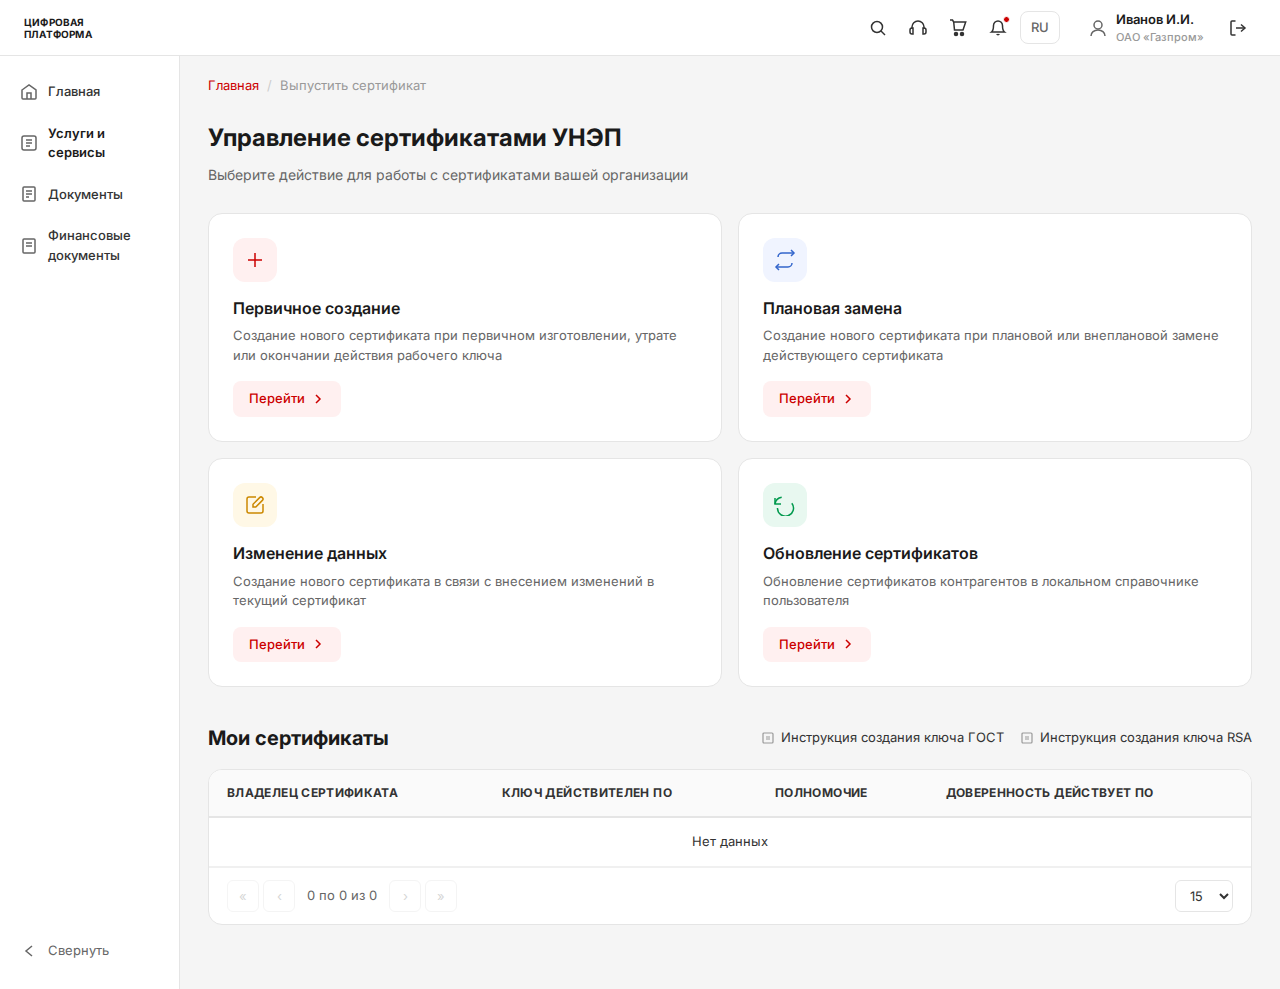
<file: certificates.html>
<!DOCTYPE html>
<html lang="ru">
<head>
<meta charset="UTF-8">
<meta name="viewport" content="width=device-width, initial-scale=1.0">
<title>Выпустить сертификат — MOEX Цифровая Платформа</title>
<link href="https://fonts.googleapis.com/css2?family=Inter:wght@400;500;600;700;800&display=swap" rel="stylesheet">
<style>
*, *::before, *::after { margin: 0; padding: 0; box-sizing: border-box; }
body { font-family: 'Inter', -apple-system, sans-serif; background: #f5f5f5; color: #1a1a1a; font-size: 14px; line-height: 1.5; }
a { text-decoration: none; color: inherit; cursor: pointer; }
button { cursor: pointer; font-family: inherit; border: none; background: none; }

/* ===== HEADER ===== */
.header { display: flex; align-items: center; height: 56px; background: #fff; border-bottom: 1px solid #e5e5e5; padding: 0 24px; position: sticky; top: 0; z-index: 100; }
.header-logo { display: flex; align-items: center; gap: 8px; margin-right: 24px; }
.header-logo-icon { width: 40px; height: 28px; display: flex; align-items: center; }
.header-logo-icon svg { width: 100%; height: 100%; }
.header-logo-text { font-size: 10px; font-weight: 700; line-height: 1.2; color: #1a1a1a; text-transform: uppercase; letter-spacing: 0.02em; }
.header-verify-btn { display: flex; align-items: center; gap: 6px; padding: 8px 16px; border: 1px solid #e5e5e5; border-radius: 8px; font-size: 13px; font-weight: 500; margin-right: auto; transition: all 0.15s; }
.header-verify-btn:hover { background: #f5f5f5; border-color: #ccc; }
.header-right { margin-left: auto; display: flex; align-items: center; gap: 4px; }
.header-icon-btn { width: 36px; height: 36px; display: flex; align-items: center; justify-content: center; border-radius: 8px; color: #333; transition: background 0.15s; }
.header-icon-btn:hover { background: #f5f5f5; }
.header-lang { font-size: 13px; font-weight: 500; color: #666; padding: 6px 10px; border: 1px solid #e5e5e5; border-radius: 8px; margin-right: 8px; }
.header-notif-btn { position: relative; }
.header-notif-dot { position: absolute; top: 6px; right: 6px; width: 7px; height: 7px; background: #cc0000; border-radius: 50%; border: 1.5px solid #fff; }
.header-user { display: flex; align-items: center; gap: 8px; padding: 6px 12px; border-radius: 8px; font-size: 13px; font-weight: 500; margin-left: 4px; }
.header-user:hover { background: #f5f5f5; }
.header-user svg { width: 20px; height: 20px; color: #666; }
.header-user-info { display: flex; flex-direction: column; }
.header-user-name { font-weight: 600; font-size: 13px; }
.header-user-org { font-size: 11px; color: #999; }

/* ===== LAYOUT ===== */
.layout { display: flex; min-height: calc(100vh - 56px); }

/* ===== SIDEBAR ===== */
.sidebar { width: 180px; min-width: 180px; background: #fff; border-right: 1px solid #e5e5e5; padding: 16px 0; display: flex; flex-direction: column; }
.sidebar-nav { display: flex; flex-direction: column; gap: 2px; }
.sidebar-item { display: flex; align-items: center; gap: 10px; padding: 10px 20px; font-size: 13px; font-weight: 500; color: #333; transition: background 0.15s; position: relative; }
.sidebar-item:hover { background: #f9f9f9; }
.sidebar-item.active { color: #1a1a1a; font-weight: 600; }
.sidebar-item svg { width: 18px; height: 18px; color: #666; flex-shrink: 0; }
.sidebar-collapse { margin-top: auto; padding: 12px 20px; display: flex; align-items: center; gap: 10px; font-size: 13px; color: #666; }
.sidebar-collapse:hover { background: #f9f9f9; }
.sidebar-collapse svg { width: 18px; height: 18px; }

/* ===== MAIN ===== */
.main { flex: 1; padding: 20px 28px 40px; overflow-y: auto; max-width: 1200px; }

/* ===== BREADCRUMBS ===== */
.breadcrumbs { display: flex; align-items: center; gap: 8px; font-size: 13px; color: #999; margin-bottom: 24px; }
.breadcrumbs a { color: #CC0000; transition: opacity 0.15s; }
.breadcrumbs a:hover { opacity: 0.7; }
.breadcrumbs-sep { color: #ccc; }

/* ===== PAGE TITLE ===== */
.page-title { font-size: 24px; font-weight: 700; color: #1a1a1a; margin-bottom: 8px; }
.page-subtitle { font-size: 14px; color: #666; margin-bottom: 28px; line-height: 1.5; }

/* ===== ACTION CARDS ===== */
.action-cards { display: grid; grid-template-columns: 1fr 1fr; gap: 16px; margin-bottom: 36px; }
.action-card { background: #fff; border: 1px solid #e5e5e5; border-radius: 14px; padding: 24px; cursor: pointer; transition: all 0.2s; position: relative; overflow: hidden; }
.action-card:hover { border-color: #CC0000; box-shadow: 0 4px 16px rgba(204,0,0,0.08); transform: translateY(-2px); }
.action-card-icon { width: 44px; height: 44px; border-radius: 12px; display: flex; align-items: center; justify-content: center; margin-bottom: 16px; }
.action-card-icon svg { width: 22px; height: 22px; }
.action-card-icon.icon-create { background: #fff0f0; color: #CC0000; }
.action-card-icon.icon-replace { background: #f0f4ff; color: #3366CC; }
.action-card-icon.icon-change { background: #fff8e6; color: #CC8800; }
.action-card-icon.icon-update { background: #e8f8f0; color: #00994D; }
.action-card-title { font-size: 16px; font-weight: 600; color: #1a1a1a; margin-bottom: 8px; line-height: 1.3; }
.action-card-desc { font-size: 13px; color: #666; line-height: 1.5; margin-bottom: 16px; }
.action-card-btn { display: inline-flex; align-items: center; gap: 6px; padding: 8px 16px; border-radius: 8px; font-size: 13px; font-weight: 500; color: #CC0000; background: #fff0f0; transition: all 0.15s; }
.action-card:hover .action-card-btn { background: #CC0000; color: #fff; }
.action-card-btn svg { width: 14px; height: 14px; }

/* ===== EXPANDED SECTION (per card) ===== */
.action-expanded { display: none; background: #fff; border: 1px solid #e5e5e5; border-radius: 14px; padding: 24px; margin-bottom: 16px; animation: slideDown 0.25s ease; }
.action-expanded.visible { display: block; }
@keyframes slideDown { from { opacity: 0; transform: translateY(-8px); } to { opacity: 1; transform: translateY(0); } }
.action-expanded-header { display: flex; align-items: center; justify-content: space-between; margin-bottom: 20px; }
.action-expanded-title { font-size: 18px; font-weight: 700; color: #1a1a1a; }
.action-expanded-close { width: 32px; height: 32px; display: flex; align-items: center; justify-content: center; border-radius: 8px; color: #999; transition: all 0.15s; }
.action-expanded-close:hover { background: #f5f5f5; color: #333; }
.action-expanded-close svg { width: 18px; height: 18px; }

/* Filter row */
.filter-row { display: flex; align-items: center; gap: 12px; margin-bottom: 20px; flex-wrap: wrap; }
.filter-label { font-size: 13px; color: #333; white-space: nowrap; }
.filter-input { padding: 8px 12px; border: 1px solid #e0e0e0; border-radius: 8px; font-size: 13px; font-family: inherit; width: 140px; color: #333; outline: none; transition: border-color 0.15s; }
.filter-input:focus { border-color: #999; }
.filter-btn { padding: 8px 20px; border-radius: 8px; font-size: 13px; font-weight: 600; font-family: inherit; background: #1a1a1a; color: #fff; transition: background 0.15s; cursor: pointer; border: none; }
.filter-btn:hover { background: #333; }
.filter-help { width: 24px; height: 24px; display: flex; align-items: center; justify-content: center; border-radius: 50%; border: 1.5px solid #ccc; color: #999; font-size: 12px; font-weight: 700; cursor: help; }

/* Action buttons */
.action-buttons { display: flex; gap: 12px; flex-wrap: wrap; margin-bottom: 20px; }
.action-btn-primary { padding: 10px 20px; border-radius: 8px; font-size: 13px; font-weight: 500; font-family: inherit; background: #CC0000; color: #fff; transition: background 0.15s; cursor: pointer; border: none; }
.action-btn-primary:hover { background: #b30000; }
.action-btn-outline { padding: 10px 20px; border-radius: 8px; font-size: 13px; font-weight: 500; font-family: inherit; background: #fff; color: #333; border: 1px solid #e0e0e0; transition: all 0.15s; cursor: pointer; }
.action-btn-outline:hover { border-color: #ccc; background: #f9f9f9; }

/* ===== SECTION HEADERS ===== */
.section-header { display: flex; align-items: center; justify-content: space-between; margin-bottom: 16px; flex-wrap: wrap; gap: 12px; }
.section-title { font-size: 20px; font-weight: 700; color: #1a1a1a; }
.section-links { display: flex; gap: 16px; }
.section-link { display: flex; align-items: center; gap: 6px; font-size: 13px; color: #333; transition: color 0.15s; }
.section-link:hover { color: #CC0000; }
.section-link svg { width: 14px; height: 14px; color: #999; }

/* ===== TABLE ===== */
.table-wrap { background: #fff; border: 1px solid #e5e5e5; border-radius: 14px; overflow: hidden; margin-bottom: 24px; }
.table-scroll { overflow-x: auto; }
.cert-table { width: 100%; border-collapse: collapse; min-width: 700px; }
.cert-table thead { background: #fafafa; }
.cert-table th { padding: 14px 18px; font-size: 12px; font-weight: 700; color: #333; text-align: left; text-transform: uppercase; letter-spacing: 0.03em; border-bottom: 2px solid #e5e5e5; white-space: nowrap; }
.cert-table td { padding: 14px 18px; font-size: 13px; color: #333; border-bottom: 1px solid #f0f0f0; }
.cert-table tbody tr:hover { background: #fafafa; }
.table-empty { padding: 40px 18px; font-size: 14px; color: #999; text-align: center; }

/* Pagination */
.table-footer { display: flex; align-items: center; justify-content: space-between; padding: 12px 18px; border-top: 1px solid #f0f0f0; flex-wrap: wrap; gap: 12px; }
.pagination { display: flex; align-items: center; gap: 4px; }
.pagination-btn { width: 32px; height: 32px; display: flex; align-items: center; justify-content: center; border-radius: 6px; font-size: 13px; color: #999; border: 1px solid #e5e5e5; background: #fff; transition: all 0.15s; cursor: pointer; }
.pagination-btn:hover { border-color: #ccc; color: #333; }
.pagination-btn.disabled { opacity: 0.4; cursor: default; }
.pagination-info { font-size: 13px; color: #666; margin: 0 8px; }
.pagination-select { padding: 6px 10px; border: 1px solid #e5e5e5; border-radius: 6px; font-size: 13px; font-family: inherit; color: #333; background: #fff; cursor: pointer; outline: none; }

/* ===== LEGEND ===== */
.legend { font-size: 12px; color: #666; line-height: 1.8; }
.legend-title { font-weight: 600; color: #333; margin-bottom: 4px; }
.legend-item { display: flex; align-items: center; gap: 6px; }
.legend-item svg { width: 14px; height: 14px; color: #666; flex-shrink: 0; }

/* ===== RESPONSIVE ===== */
body { overflow-x: hidden; }

@media (max-width: 1024px) {
  .action-cards { grid-template-columns: 1fr 1fr; }
  .main { padding: 16px 20px 32px; }
}
@media (max-width: 768px) {
  .sidebar { display: none; }
  .header { padding: 0 16px; }
  .header-verify-btn span { display: none; }
  .main { padding: 16px; max-width: 100%; }
  .action-cards { grid-template-columns: 1fr; }
  .filter-row { flex-direction: column; align-items: flex-start; }
  .filter-input { width: 100%; }
}
@media (max-width: 480px) {
  .header { height: 48px; padding: 0 12px; }
  .header-logo-text { display: none; }
  .layout { min-height: calc(100vh - 48px); }
  .main { padding: 12px; }
  .page-title { font-size: 20px; }
  .action-card { padding: 18px; }
  .action-card-title { font-size: 14px; }
  .section-title { font-size: 17px; }
  .section-links { flex-direction: column; gap: 8px; }
}

/* scrollbar */
.main::-webkit-scrollbar { width: 6px; }
.main::-webkit-scrollbar-track { background: transparent; }
.main::-webkit-scrollbar-thumb { background: #ddd; border-radius: 3px; }
.main::-webkit-scrollbar-thumb:hover { background: #ccc; }
</style>
</head>
<body>

<!-- HEADER -->
<header class="header">
  <a href="index.html" class="header-logo">
    <div class="header-logo-text">ЦИФРОВАЯ<br>ПЛАТФОРМА</div>
  </a>
  <div class="header-right">
    <a href="#" class="header-icon-btn" title="Поиск">
      <svg width="18" height="18" viewBox="0 0 18 18" fill="none" stroke="currentColor" stroke-width="1.5"><circle cx="8" cy="8" r="5.5"/><path d="M12 12l4 4"/></svg>
    </a>
    <a href="#" class="header-icon-btn" title="Поддержка">
      <svg width="18" height="18" viewBox="0 0 18 18" fill="none" stroke="currentColor" stroke-width="1.5"><path d="M3 10V8a6 6 0 0112 0v2"/><path d="M1 11v2a2 2 0 002 2h1v-6H3a2 2 0 00-2 2zM17 11v2a2 2 0 01-2 2h-1v-6h1a2 2 0 012 2z"/></svg>
    </a>
    <a href="#" class="header-icon-btn" title="Корзина">
      <svg width="18" height="18" viewBox="0 0 18 18" fill="none" stroke="currentColor" stroke-width="1.5"><path d="M1 1h2.5l1.2 2M4.7 3h12L14 11H5.5z"/><circle cx="7" cy="15" r="1.5" fill="currentColor"/><circle cx="13" cy="15" r="1.5" fill="currentColor"/></svg>
    </a>
    <a href="#" class="header-icon-btn header-notif-btn" title="Уведомления">
      <svg width="18" height="18" viewBox="0 0 18 18" fill="none" stroke="currentColor" stroke-width="1.5"><path d="M13.5 6.5a4.5 4.5 0 10-9 0c0 5-2 6.5-2 6.5h13s-2-1.5-2-6.5M10.3 15a1.5 1.5 0 01-2.6 0"/></svg>
      <span class="header-notif-dot"></span>
    </a>
    <a href="#" class="header-lang">RU</a>
    <a href="#" class="header-user">
      <svg viewBox="0 0 20 20" fill="none" stroke="currentColor" stroke-width="1.5"><circle cx="10" cy="7" r="4"/><path d="M3 18c0-3.5 3.1-6 7-6s7 2.5 7 6"/></svg>
      <div class="header-user-info">
        <span class="header-user-name">Иванов И.И.</span>
        <span class="header-user-org">ОАО «Газпром»</span>
      </div>
    </a>
    <a href="login.html" class="header-icon-btn" title="Выйти">
      <svg width="18" height="18" viewBox="0 0 18 18" fill="none" stroke="currentColor" stroke-width="1.5"><path d="M6.5 2H3a1 1 0 00-1 1v12a1 1 0 001 1h3.5"/><path d="M12 12.5l4-3.5-4-3.5"/><path d="M16 9H7"/></svg>
    </a>
  </div>
</header>

<div class="layout">
  <!-- SIDEBAR -->
  <aside class="sidebar">
    <nav class="sidebar-nav">
      <a href="index.html" class="sidebar-item">
        <svg viewBox="0 0 18 18" fill="none" stroke="currentColor" stroke-width="1.5"><path d="M2 7l7-5 7 5v8a1 1 0 01-1 1H3a1 1 0 01-1-1V7z"/><path d="M7 16V10h4v6"/></svg>
        Главная
      </a>
      <a href="#" class="sidebar-item active">
        <svg viewBox="0 0 18 18" fill="none" stroke="currentColor" stroke-width="1.5"><rect x="2" y="2" width="14" height="14" rx="2"/><path d="M6 6h6M6 9h6M6 12h4"/></svg>
        Услуги и сервисы
      </a>
      <a href="#" class="sidebar-item">
        <svg viewBox="0 0 18 18" fill="none" stroke="currentColor" stroke-width="1.5"><path d="M4 2h10a1 1 0 011 1v12a1 1 0 01-1 1H4a1 1 0 01-1-1V3a1 1 0 011-1z"/><path d="M6 6h6M6 9h6M6 12h3"/></svg>
        Документы
      </a>
      <a href="#" class="sidebar-item">
        <svg viewBox="0 0 18 18" fill="none" stroke="currentColor" stroke-width="1.5"><path d="M4 2h10a1 1 0 011 1v12a1 1 0 01-1 1H4a1 1 0 01-1-1V3a1 1 0 011-1z"/><path d="M6 6h6M6 9h6"/></svg>
        Финансовые документы
      </a>
    </nav>
    <a href="#" class="sidebar-collapse">
      <svg viewBox="0 0 18 18" fill="none" stroke="currentColor" stroke-width="1.5"><path d="M12 4L6 9l6 5"/></svg>
      Свернуть
    </a>
  </aside>

  <!-- MAIN -->
  <main class="main">

    <!-- BREADCRUMBS -->
    <div class="breadcrumbs">
      <a href="index.html">Главная</a>
      <span class="breadcrumbs-sep">/</span>
      <span>Выпустить сертификат</span>
    </div>

    <!-- PAGE TITLE -->
    <h1 class="page-title">Управление сертификатами УНЭП</h1>
    <p class="page-subtitle">Выберите действие для работы с сертификатами вашей организации</p>

    <!-- ACTION CARDS -->
    <div class="action-cards">
      <!-- Card 1: Первичное создание -->
      <div class="action-card" onclick="toggleExpanded('create')">
        <div class="action-card-icon icon-create">
          <svg viewBox="0 0 22 22" fill="none" stroke="currentColor" stroke-width="1.5"><path d="M11 4v14M4 11h14"/></svg>
        </div>
        <div class="action-card-title">Первичное создание</div>
        <div class="action-card-desc">Создание нового сертификата при первичном изготовлении, утрате или окончании действия рабочего ключа</div>
        <span class="action-card-btn">
          Перейти
          <svg viewBox="0 0 14 14" fill="none" stroke="currentColor" stroke-width="1.5"><path d="M5 3l4 4-4 4"/></svg>
        </span>
      </div>

      <!-- Card 2: Плановая замена -->
      <div class="action-card" onclick="toggleExpanded('replace')">
        <div class="action-card-icon icon-replace">
          <svg viewBox="0 0 22 22" fill="none" stroke="currentColor" stroke-width="1.5"><path d="M17 1l3 3-3 3"/><path d="M20 4H8a4 4 0 00-4 4"/><path d="M5 21l-3-3 3-3"/><path d="M2 18h12a4 4 0 004-4"/></svg>
        </div>
        <div class="action-card-title">Плановая замена</div>
        <div class="action-card-desc">Создание нового сертификата при плановой или внеплановой замене действующего сертификата</div>
        <span class="action-card-btn">
          Перейти
          <svg viewBox="0 0 14 14" fill="none" stroke="currentColor" stroke-width="1.5"><path d="M5 3l4 4-4 4"/></svg>
        </span>
      </div>

      <!-- Card 3: Изменение данных -->
      <div class="action-card" onclick="toggleExpanded('change')">
        <div class="action-card-icon icon-change">
          <svg viewBox="0 0 22 22" fill="none" stroke="currentColor" stroke-width="1.5"><path d="M12 3H5a2 2 0 00-2 2v12a2 2 0 002 2h12a2 2 0 002-2v-7"/><path d="M18.4 3.6a2 2 0 00-2.8 0L9 10.2V13h2.8l6.6-6.6a2 2 0 000-2.8z"/></svg>
        </div>
        <div class="action-card-title">Изменение данных</div>
        <div class="action-card-desc">Создание нового сертификата в связи с внесением изменений в текущий сертификат</div>
        <span class="action-card-btn">
          Перейти
          <svg viewBox="0 0 14 14" fill="none" stroke="currentColor" stroke-width="1.5"><path d="M5 3l4 4-4 4"/></svg>
        </span>
      </div>

      <!-- Card 4: Обновление сертификатов -->
      <div class="action-card" onclick="toggleExpanded('update')">
        <div class="action-card-icon icon-update">
          <svg viewBox="0 0 22 22" fill="none" stroke="currentColor" stroke-width="1.5"><path d="M1 4v6h6"/><path d="M3.5 14a8 8 0 1014.3-4.8"/><path d="M1 10A8 8 0 017.7 3.3"/></svg>
        </div>
        <div class="action-card-title">Обновление сертификатов</div>
        <div class="action-card-desc">Обновление сертификатов контрагентов в локальном справочнике пользователя</div>
        <span class="action-card-btn">
          Перейти
          <svg viewBox="0 0 14 14" fill="none" stroke="currentColor" stroke-width="1.5"><path d="M5 3l4 4-4 4"/></svg>
        </span>
      </div>
    </div>

    <!-- EXPANDED: Первичное создание -->
    <div class="action-expanded" id="expanded-create">
      <div class="action-expanded-header">
        <div class="action-expanded-title">Первичное создание сертификата</div>
        <button class="action-expanded-close" onclick="closeExpanded('create')">
          <svg viewBox="0 0 18 18" fill="none" stroke="currentColor" stroke-width="1.5"><path d="M4 4l10 10M14 4L4 14"/></svg>
        </button>
      </div>
      <div class="filter-row">
        <span class="filter-label">Заявления на первичное создание СКПЭП</span>
        <span class="filter-label">с</span>
        <input type="date" class="filter-input" value="2025-02-11">
        <span class="filter-label">по</span>
        <input type="date" class="filter-input" value="2026-02-11">
        <button class="filter-btn">Найти</button>
        <span class="filter-help" title="Справка">?</span>
      </div>
      <div class="table-wrap">
        <div class="table-scroll">
          <table class="cert-table">
            <thead><tr><th>Владелец сертификата</th><th>Дата поступления заявления в УЦ</th><th>Тип ключа</th><th>Статус обработки заявления</th></tr></thead>
            <tbody><tr><td colspan="4" class="table-empty">Нет данных</td></tr></tbody>
          </table>
        </div>
        <div class="table-footer">
          <div class="pagination">
            <button class="pagination-btn disabled">«</button>
            <button class="pagination-btn disabled">‹</button>
            <span class="pagination-info">0 по 0 из 0</span>
            <button class="pagination-btn disabled">›</button>
            <button class="pagination-btn disabled">»</button>
          </div>
          <select class="pagination-select"><option>15</option><option>30</option><option>50</option></select>
        </div>
      </div>
      <div class="legend">
        <div class="legend-title">Условные обозначения</div>
        <div class="legend-item"><svg viewBox="0 0 14 14" fill="none" stroke="currentColor" stroke-width="1.2"><path d="M7 1v12M1 7h12"/></svg> Сформировать запрос на создание СКПЭП</div>
        <div class="legend-item"><svg viewBox="0 0 14 14" fill="none" stroke="currentColor" stroke-width="1.2"><path d="M3 2h8a1 1 0 011 1v8a1 1 0 01-1 1H3a1 1 0 01-1-1V3a1 1 0 011-1z"/><path d="M5 6h4M5 8h4"/></svg> Скачать счет за создание СКПЭП</div>
        <div class="legend-item"><svg viewBox="0 0 14 14" fill="none" stroke="currentColor" stroke-width="1.2"><path d="M7 1v8M3 9l4 4 4-4"/></svg> Загрузить архив для формирования профиля справочника</div>
      </div>
    </div>

    <!-- EXPANDED: Плановая замена -->
    <div class="action-expanded" id="expanded-replace">
      <div class="action-expanded-header">
        <div class="action-expanded-title">Плановая / внеплановая замена сертификата</div>
        <button class="action-expanded-close" onclick="closeExpanded('replace')">
          <svg viewBox="0 0 18 18" fill="none" stroke="currentColor" stroke-width="1.5"><path d="M4 4l10 10M14 4L4 14"/></svg>
        </button>
      </div>
      <div class="filter-row">
        <span class="filter-label">Запросы на создание нового СКПЭП</span>
        <span class="filter-label">с</span>
        <input type="date" class="filter-input" value="2025-02-11">
        <span class="filter-label">по</span>
        <input type="date" class="filter-input" value="2026-02-11">
        <button class="filter-btn">Найти</button>
      </div>
      <div class="table-wrap">
        <div class="table-scroll">
          <table class="cert-table">
            <thead><tr><th>Владелец сертификата</th><th>Дата поступления заявления в УЦ</th><th>Тип ключа</th><th>Статус обработки заявления</th></tr></thead>
            <tbody><tr><td colspan="4" class="table-empty">Нет данных</td></tr></tbody>
          </table>
        </div>
        <div class="table-footer">
          <div class="pagination">
            <button class="pagination-btn disabled">«</button>
            <button class="pagination-btn disabled">‹</button>
            <span class="pagination-info">0 по 0 из 0</span>
            <button class="pagination-btn disabled">›</button>
            <button class="pagination-btn disabled">»</button>
          </div>
          <select class="pagination-select"><option>15</option><option>30</option><option>50</option></select>
        </div>
      </div>
      <div class="action-buttons">
        <button class="action-btn-primary">Сформировать запрос на создание нового СКПЭП</button>
        <button class="action-btn-outline">Загрузить запрос на создание нового СКПЭП</button>
      </div>
    </div>

    <!-- EXPANDED: Изменение данных -->
    <div class="action-expanded" id="expanded-change">
      <div class="action-expanded-header">
        <div class="action-expanded-title">Изменение данных сертификата</div>
        <button class="action-expanded-close" onclick="closeExpanded('change')">
          <svg viewBox="0 0 18 18" fill="none" stroke="currentColor" stroke-width="1.5"><path d="M4 4l10 10M14 4L4 14"/></svg>
        </button>
      </div>
      <div class="filter-row">
        <span class="filter-label">Запросы на создание нового СКПЭП</span>
        <span class="filter-label">с</span>
        <input type="date" class="filter-input" value="2025-02-11">
        <span class="filter-label">по</span>
        <input type="date" class="filter-input" value="2026-02-11">
        <button class="filter-btn">Найти</button>
      </div>
      <div class="table-wrap">
        <div class="table-scroll">
          <table class="cert-table">
            <thead><tr><th>Владелец сертификата</th><th>Дата поступления заявления в УЦ</th><th>Тип ключа</th><th>Статус обработки заявления</th></tr></thead>
            <tbody><tr><td colspan="4" class="table-empty">Нет данных</td></tr></tbody>
          </table>
        </div>
        <div class="table-footer">
          <div class="pagination">
            <button class="pagination-btn disabled">«</button>
            <button class="pagination-btn disabled">‹</button>
            <span class="pagination-info">0 по 0 из 0</span>
            <button class="pagination-btn disabled">›</button>
            <button class="pagination-btn disabled">»</button>
          </div>
          <select class="pagination-select"><option>15</option><option>30</option><option>50</option></select>
        </div>
      </div>
      <div class="action-buttons">
        <button class="action-btn-primary" disabled style="opacity:0.4;cursor:default;">Создать заявление на внесение изменений в СКПЭП</button>
      </div>
    </div>

    <!-- EXPANDED: Обновление -->
    <div class="action-expanded" id="expanded-update">
      <div class="action-expanded-header">
        <div class="action-expanded-title">Обновление сертификатов контрагентов</div>
        <button class="action-expanded-close" onclick="closeExpanded('update')">
          <svg viewBox="0 0 18 18" fill="none" stroke="currentColor" stroke-width="1.5"><path d="M4 4l10 10M14 4L4 14"/></svg>
        </button>
      </div>
      <div class="table-wrap">
        <div class="table-scroll">
          <table class="cert-table">
            <thead><tr><th>Имя профиля</th><th>DN рабочего сертификата</th><th>Тип ключа</th><th>Ключ действителен по</th><th>Доверенность действует по</th></tr></thead>
            <tbody><tr><td colspan="5" class="table-empty">Нет данных</td></tr></tbody>
          </table>
        </div>
        <div class="table-footer">
          <div class="pagination">
            <button class="pagination-btn disabled">«</button>
            <button class="pagination-btn disabled">‹</button>
            <span class="pagination-info">0 по 0 из 0</span>
            <button class="pagination-btn disabled">›</button>
            <button class="pagination-btn disabled">»</button>
          </div>
          <select class="pagination-select"><option>15</option><option>30</option><option>50</option></select>
        </div>
      </div>
      <div class="action-buttons">
        <button class="action-btn-outline">Обновление для ГОСТ</button>
        <button class="action-btn-outline">Обновление для RSA</button>
      </div>
      <div class="legend" style="margin-top:16px;">
        <div class="legend-title">Условные обозначения</div>
        <div class="legend-item"><svg viewBox="0 0 14 14" fill="none" stroke="currentColor" stroke-width="1.2"><path d="M1 4v6h6"/><path d="M3.5 10a5 5 0 119-3"/></svg> Обновить сертификаты профиля</div>
      </div>
    </div>

    <!-- MY CERTIFICATES TABLE -->
    <div class="section-header">
      <span class="section-title">Мои сертификаты</span>
      <div class="section-links">
        <a href="#" class="section-link">
          <svg viewBox="0 0 14 14" fill="none" stroke="currentColor" stroke-width="1.2"><path d="M3 2h8a1 1 0 011 1v8a1 1 0 01-1 1H3a1 1 0 01-1-1V3a1 1 0 011-1z"/><path d="M5 6h4M5 8h4"/></svg>
          Инструкция создания ключа ГОСТ
        </a>
        <a href="#" class="section-link">
          <svg viewBox="0 0 14 14" fill="none" stroke="currentColor" stroke-width="1.2"><path d="M3 2h8a1 1 0 011 1v8a1 1 0 01-1 1H3a1 1 0 01-1-1V3a1 1 0 011-1z"/><path d="M5 6h4M5 8h4"/></svg>
          Инструкция создания ключа RSA
        </a>
      </div>
    </div>

    <div class="table-wrap">
      <div class="table-scroll">
        <table class="cert-table">
          <thead>
            <tr>
              <th>Владелец сертификата</th>
              <th>Ключ действителен по</th>
              <th>Полномочие</th>
              <th>Доверенность действует по</th>
            </tr>
          </thead>
          <tbody>
            <tr><td colspan="4" class="table-empty">Нет данных</td></tr>
          </tbody>
        </table>
      </div>
      <div class="table-footer">
        <div class="pagination">
          <button class="pagination-btn disabled">«</button>
          <button class="pagination-btn disabled">‹</button>
          <span class="pagination-info">0 по 0 из 0</span>
          <button class="pagination-btn disabled">›</button>
          <button class="pagination-btn disabled">»</button>
        </div>
        <select class="pagination-select"><option>15</option><option>30</option><option>50</option></select>
      </div>
    </div>

  </main>
</div>

<script>
function toggleExpanded(id) {
  const el = document.getElementById('expanded-' + id);
  const isVisible = el.classList.contains('visible');

  // Close all
  document.querySelectorAll('.action-expanded').forEach(e => e.classList.remove('visible'));

  // Toggle clicked
  if (!isVisible) {
    el.classList.add('visible');
    el.scrollIntoView({ behavior: 'smooth', block: 'start' });
  }
}

function closeExpanded(id) {
  document.getElementById('expanded-' + id).classList.remove('visible');
}

// Auto-open section from URL hash
window.addEventListener('DOMContentLoaded', () => {
  const hash = window.location.hash.replace('#', '');
  if (hash) {
    toggleExpanded(hash);
  }
});
</script>

</body>
</html>
</file>
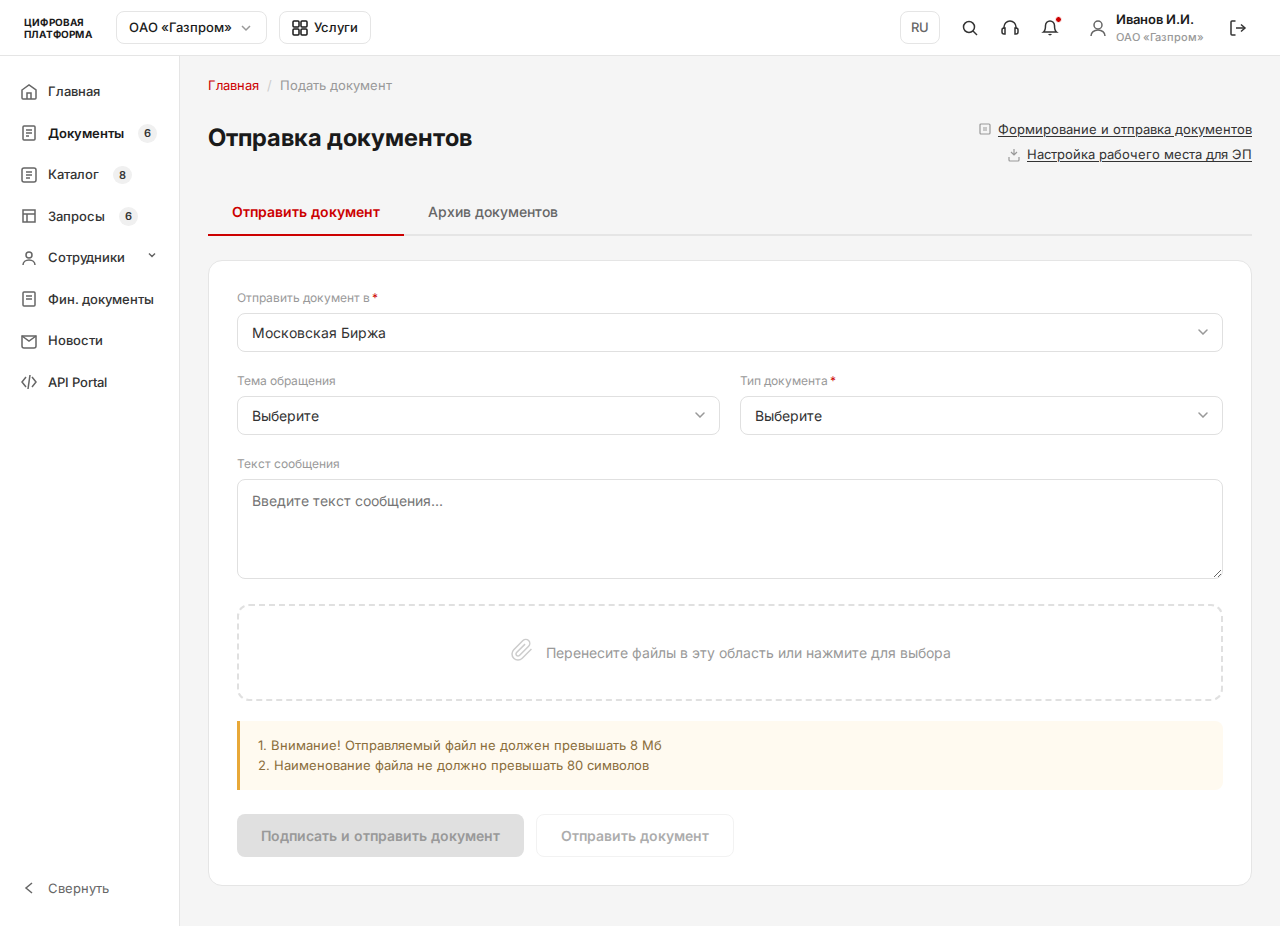
<file: documents.html>
<!DOCTYPE html>
<html lang="ru">
<head>
<meta charset="UTF-8">
<meta name="viewport" content="width=device-width, initial-scale=1.0">
<title>Подать документ — MOEX Цифровая Платформа</title>
<link href="https://fonts.googleapis.com/css2?family=Inter:wght@400;500;600;700;800&display=swap" rel="stylesheet">
<link rel="stylesheet" href="header.css">
<style>
*, *::before, *::after { margin: 0; padding: 0; box-sizing: border-box; }
body { font-family: 'Inter', -apple-system, sans-serif; background: #f5f5f5; color: #1a1a1a; font-size: 14px; line-height: 1.5; overflow-x: hidden; }
a { text-decoration: none; color: inherit; cursor: pointer; }
button { cursor: pointer; font-family: inherit; border: none; background: none; }

/* ===== MAIN ===== */
.main { flex: 1; padding: 20px 28px 40px; overflow-y: auto; max-width: 1200px; }

/* ===== BREADCRUMBS ===== */
.breadcrumbs { display: flex; align-items: center; gap: 8px; font-size: 13px; color: #999; margin-bottom: 24px; }
.breadcrumbs a { color: #CC0000; transition: opacity 0.15s; }
.breadcrumbs a:hover { opacity: 0.7; }
.breadcrumbs-sep { color: #ccc; }

/* ===== PAGE HEADER ===== */
.page-header { display: flex; align-items: flex-start; justify-content: space-between; margin-bottom: 24px; flex-wrap: wrap; gap: 12px; }
.page-title { font-size: 24px; font-weight: 700; color: #1a1a1a; }
.page-links { display: flex; flex-direction: column; gap: 6px; align-items: flex-end; }
.page-link { display: flex; align-items: center; gap: 6px; font-size: 13px; color: #333; transition: color 0.15s; text-decoration: underline; text-underline-offset: 2px; }
.page-link:hover { color: #CC0000; }
.page-link svg { width: 14px; height: 14px; color: #999; flex-shrink: 0; }

/* ===== TABS ===== */
.tabs { display: flex; gap: 0; border-bottom: 2px solid #e5e5e5; margin-bottom: 24px; }
.tab { padding: 12px 24px; font-size: 14px; font-weight: 500; color: #666; cursor: pointer; border-bottom: 2px solid transparent; margin-bottom: -2px; transition: all 0.15s; }
.tab:hover { color: #333; }
.tab.active { color: #CC0000; border-bottom-color: #CC0000; font-weight: 600; }
.tab-content { display: none; }
.tab-content.visible { display: block; }

/* ===== FORM ===== */
.form-card { background: #fff; border: 1px solid #e5e5e5; border-radius: 14px; padding: 28px; }
.form-row { margin-bottom: 20px; }
.form-row-grid { display: grid; grid-template-columns: 1fr 1fr; gap: 20px; margin-bottom: 20px; }
.form-label { display: block; font-size: 12px; color: #999; margin-bottom: 6px; }
.form-label .req { color: #CC0000; margin-left: 2px; }
.form-select { width: 100%; padding: 10px 14px; border: 1px solid #e0e0e0; border-radius: 8px; font-size: 14px; font-family: inherit; color: #333; background: #fff; outline: none; appearance: none; -webkit-appearance: none; background-image: url("data:image/svg+xml,%3Csvg width='10' height='6' viewBox='0 0 10 6' fill='none' xmlns='http://www.w3.org/2000/svg'%3E%3Cpath d='M1 1l4 4 4-4' stroke='%23999' stroke-width='1.5' stroke-linecap='round'/%3E%3C/svg%3E"); background-repeat: no-repeat; background-position: right 14px center; padding-right: 36px; transition: border-color 0.15s; }
.form-select:focus { border-color: #999; }
.form-input { width: 100%; padding: 10px 14px; border: 1px solid #e0e0e0; border-radius: 8px; font-size: 14px; font-family: inherit; color: #333; background: #fff; outline: none; transition: border-color 0.15s; }
.form-input:focus { border-color: #999; }
.form-textarea { width: 100%; padding: 12px 14px; border: 1px solid #e0e0e0; border-radius: 8px; font-size: 14px; font-family: inherit; color: #333; background: #fff; outline: none; resize: vertical; min-height: 100px; transition: border-color 0.15s; }
.form-textarea:focus { border-color: #999; }

/* Drop zone */
.drop-zone { border: 2px dashed #e0e0e0; border-radius: 12px; padding: 32px; display: flex; align-items: center; justify-content: center; gap: 12px; cursor: pointer; transition: all 0.2s; margin-bottom: 20px; }
.drop-zone:hover { border-color: #CC0000; background: #fff8f8; }
.drop-zone.dragover { border-color: #CC0000; background: #fff0f0; }
.drop-zone-text { font-size: 14px; color: #999; }
.drop-zone-icon { color: #ccc; }
.drop-zone-icon svg { width: 24px; height: 24px; }

/* Form warnings */
.form-warnings { background: #fffaf0; border-left: 3px solid #e8a838; border-radius: 0 8px 8px 0; padding: 14px 18px; margin-bottom: 24px; }
.form-warning { font-size: 13px; color: #8a6d3b; line-height: 1.6; }

/* Form buttons */
.form-actions { display: flex; gap: 12px; flex-wrap: wrap; }
.btn-primary { padding: 12px 24px; border-radius: 8px; font-size: 14px; font-weight: 600; font-family: inherit; background: #CC0000; color: #fff; transition: background 0.15s; cursor: pointer; border: none; }
.btn-primary:hover { background: #b30000; }
.btn-primary:disabled { background: #e0e0e0; color: #999; cursor: default; }
.btn-outline { padding: 12px 24px; border-radius: 8px; font-size: 14px; font-weight: 600; font-family: inherit; background: #fff; color: #333; border: 1px solid #e0e0e0; transition: all 0.15s; cursor: pointer; }
.btn-outline:hover { border-color: #ccc; background: #f9f9f9; }
.btn-outline:disabled { opacity: 0.4; cursor: default; }

/* ===== ARCHIVE FILTERS ===== */
.filters-card { background: #fff; border: 1px solid #e5e5e5; border-radius: 14px; padding: 24px; margin-bottom: 20px; }
.filters-grid { display: grid; grid-template-columns: 1fr 1fr 1fr; gap: 16px; margin-bottom: 16px; }
.filters-actions { display: flex; justify-content: flex-end; gap: 12px; }
.btn-dark { padding: 10px 24px; border-radius: 8px; font-size: 13px; font-weight: 600; font-family: inherit; background: #1a1a1a; color: #fff; transition: background 0.15s; cursor: pointer; border: none; }
.btn-dark:hover { background: #333; }
.btn-light { padding: 10px 24px; border-radius: 8px; font-size: 13px; font-weight: 600; font-family: inherit; background: #fff; color: #333; border: 1px solid #e0e0e0; transition: all 0.15s; cursor: pointer; }
.btn-light:hover { border-color: #ccc; background: #f9f9f9; }

/* ===== TABLE ===== */
.table-wrap { background: #fff; border: 1px solid #e5e5e5; border-radius: 14px; overflow: hidden; }
.table-scroll { overflow-x: auto; }
.doc-table { width: 100%; border-collapse: collapse; min-width: 900px; }
.doc-table thead { background: #fafafa; }
.doc-table th { padding: 14px 16px; font-size: 12px; font-weight: 700; color: #333; text-align: left; text-transform: uppercase; letter-spacing: 0.03em; border-bottom: 2px solid #e5e5e5; white-space: nowrap; }
.doc-table td { padding: 14px 16px; font-size: 13px; color: #333; border-bottom: 1px solid #f0f0f0; vertical-align: top; }
.doc-table tbody tr:hover { background: #fafafa; }
.table-empty { text-align: center; color: #999; padding: 40px 16px; }
.status-badge { display: inline-block; padding: 3px 10px; border-radius: 12px; font-size: 12px; font-weight: 500; }
.status-refused { background: #fff0f0; color: #CC0000; }
.status-rejected { background: #fff5e6; color: #CC8800; }
.file-link { color: #CC0000; text-decoration: underline; text-underline-offset: 2px; }
.file-link:hover { opacity: 0.7; }
.table-footer { display: flex; align-items: center; justify-content: space-between; padding: 12px 16px; border-top: 1px solid #f0f0f0; flex-wrap: wrap; gap: 12px; }
.pagination { display: flex; align-items: center; gap: 4px; }
.pagination-btn { width: 32px; height: 32px; display: flex; align-items: center; justify-content: center; border-radius: 6px; font-size: 13px; color: #999; border: 1px solid #e5e5e5; background: #fff; transition: all 0.15s; cursor: pointer; }
.pagination-btn:hover { border-color: #ccc; color: #333; }
.pagination-btn.disabled { opacity: 0.4; cursor: default; }
.pagination-info { font-size: 13px; color: #666; margin: 0 8px; }
.pagination-select { padding: 6px 10px; border: 1px solid #e5e5e5; border-radius: 6px; font-size: 13px; font-family: inherit; color: #333; background: #fff; cursor: pointer; outline: none; }

/* ===== RESPONSIVE ===== */
@media (max-width: 1024px) {
  .filters-grid { grid-template-columns: 1fr 1fr; }
  .form-row-grid { grid-template-columns: 1fr; }
}
@media (max-width: 768px) {
  .main { padding: 16px; max-width: 100%; }
  .filters-grid { grid-template-columns: 1fr; }
  .page-header { flex-direction: column; }
  .page-links { align-items: flex-start; }
  .tab { padding: 10px 16px; font-size: 13px; }
}
@media (max-width: 480px) {
  .main { padding: 12px; }
  .page-title { font-size: 20px; }
  .form-card { padding: 18px; }
  .form-actions { flex-direction: column; }
  .btn-primary, .btn-outline { width: 100%; text-align: center; }
  .tab { padding: 8px 12px; font-size: 12px; }
}

/* scrollbar */
.main::-webkit-scrollbar { width: 6px; }
.main::-webkit-scrollbar-track { background: transparent; }
.main::-webkit-scrollbar-thumb { background: #ddd; border-radius: 3px; }
.main::-webkit-scrollbar-thumb:hover { background: #ccc; }
</style>
</head>
<body>

<div class="layout">
  <!-- MAIN -->
  <main class="main">

    <!-- BREADCRUMBS -->
    <div class="breadcrumbs">
      <a href="index.html">Главная</a>
      <span class="breadcrumbs-sep">/</span>
      <span>Подать документ</span>
    </div>

    <!-- PAGE HEADER -->
    <div class="page-header">
      <h1 class="page-title">Отправка документов</h1>
      <div class="page-links">
        <a href="#" class="page-link">
          <svg viewBox="0 0 14 14" fill="none" stroke="currentColor" stroke-width="1.2"><path d="M3 2h8a1 1 0 011 1v8a1 1 0 01-1 1H3a1 1 0 01-1-1V3a1 1 0 011-1z"/><path d="M5 6h4M5 8h4"/></svg>
          Формирование и отправка документов
        </a>
        <a href="#" class="page-link">
          <svg viewBox="0 0 14 14" fill="none" stroke="currentColor" stroke-width="1.2"><path d="M7 1v6M4 4l3 3 3-3"/><path d="M2 9v3a1 1 0 001 1h8a1 1 0 001-1V9"/></svg>
          Настройка рабочего места для ЭП
        </a>
      </div>
    </div>

    <!-- TABS -->
    <div class="tabs">
      <div class="tab active" onclick="switchTab('send')">Отправить документ</div>
      <div class="tab" onclick="switchTab('archive')">Архив документов</div>
    </div>

    <!-- TAB 1: SEND -->
    <div class="tab-content visible" id="tab-send">
      <div class="form-card">
        <div class="form-row">
          <label class="form-label">Отправить документ в<span class="req">*</span></label>
          <select class="form-select">
            <option>Московская Биржа</option>
            <option>НРД</option>
            <option>НКЦ</option>
          </select>
        </div>

        <div class="form-row-grid">
          <div>
            <label class="form-label">Тема обращения</label>
            <select class="form-select">
              <option value="">Выберите</option>
              <option>Заявление о подключении к WEB API</option>
              <option>Учредительные документы</option>
              <option>Анкета юридического лица</option>
              <option>Иное обращение</option>
            </select>
          </div>
          <div>
            <label class="form-label">Тип документа<span class="req">*</span></label>
            <select class="form-select">
              <option value="">Выберите</option>
              <option>Заявление о подключении к WEB API</option>
              <option>Учредительные документы юридического лица</option>
              <option>Анкета юридического лица</option>
              <option>Отчётность XBRL</option>
              <option>Иной документ</option>
            </select>
          </div>
        </div>

        <div class="form-row">
          <label class="form-label">Текст сообщения</label>
          <textarea class="form-textarea" placeholder="Введите текст сообщения..."></textarea>
        </div>

        <div class="drop-zone" id="dropZone">
          <div class="drop-zone-icon">
            <svg viewBox="0 0 24 24" fill="none" stroke="currentColor" stroke-width="1.5"><path d="M21.44 11.05l-9.19 9.19a6 6 0 01-8.49-8.49l9.19-9.19a4 4 0 015.66 5.66l-9.2 9.19a2 2 0 01-2.83-2.83l8.49-8.48"/></svg>
          </div>
          <span class="drop-zone-text">Перенесите файлы в эту область или нажмите для выбора</span>
          <input type="file" id="fileInput" style="display:none" multiple>
        </div>

        <div class="form-warnings">
          <div class="form-warning">1. Внимание! Отправляемый файл не должен превышать 8 Мб</div>
          <div class="form-warning">2. Наименование файла не должно превышать 80 символов</div>
        </div>

        <div class="form-actions">
          <button class="btn-primary" disabled>Подписать и отправить документ</button>
          <button class="btn-outline" disabled>Отправить документ</button>
        </div>
      </div>
    </div>

    <!-- TAB 2: ARCHIVE -->
    <div class="tab-content" id="tab-archive">
      <!-- Filters -->
      <div class="filters-card">
        <div class="filters-grid">
          <div>
            <label class="form-label">По организации</label>
            <select class="form-select">
              <option>Московская Биржа</option>
              <option>НРД</option>
              <option>НКЦ</option>
            </select>
          </div>
          <div>
            <label class="form-label">По дате с</label>
            <input type="date" class="form-input">
          </div>
          <div>
            <label class="form-label">По дате по</label>
            <input type="date" class="form-input">
          </div>
          <div>
            <label class="form-label">По типу</label>
            <select class="form-select">
              <option value="">Выберите или начните ввод</option>
              <option>Заявление о подключении к WEB API</option>
              <option>Учредительные документы</option>
              <option>Иной документ</option>
            </select>
          </div>
          <div>
            <label class="form-label">По заголовку сообщения</label>
            <input type="text" class="form-input" placeholder="Введите текст заголовка">
          </div>
          <div>
            <label class="form-label">По отправителю</label>
            <select class="form-select">
              <option value="">Выберите или начните ввод</option>
              <option>webmaster@micex.com</option>
              <option>techsupport@moex.com</option>
            </select>
          </div>
        </div>
        <div class="filters-actions">
          <button class="btn-light">Очистить</button>
          <button class="btn-dark">Найти</button>
        </div>
      </div>

      <!-- Table -->
      <div class="table-wrap">
        <div class="table-scroll">
          <table class="doc-table">
            <thead>
              <tr>
                <th>Дата отправки</th>
                <th>Номер документа</th>
                <th>Тип документа</th>
                <th>Отправитель</th>
                <th>Файл</th>
                <th>Статус</th>
                <th>Комментарий</th>
              </tr>
            </thead>
            <tbody>
              <tr>
                <td>05.02.2026<br><span style="color:#999">18:13</span></td>
                <td>ЛКУ_345695</td>
                <td>Заявление о подключении к WEB API</td>
                <td>webmaster@micex.com</td>
                <td>—</td>
                <td><span class="status-badge status-refused">Отказ</span></td>
                <td style="font-size:12px;color:#666;">Требуется ручной разбор</td>
              </tr>
              <tr>
                <td>03.02.2026<br><span style="color:#999">18:40</span></td>
                <td>ЛКУ_345153</td>
                <td>Учредительные документы юридического лица</td>
                <td>webmaster@micex.com</td>
                <td>—</td>
                <td><span class="status-badge status-refused">Отказ</span></td>
                <td style="font-size:12px;color:#666;">Полномочия не подтверждены</td>
              </tr>
              <tr>
                <td>03.02.2026<br><span style="color:#999">17:14</span></td>
                <td>ЛКУ_345113</td>
                <td>Иной документ</td>
                <td>webmaster@micex.com</td>
                <td><a href="#" class="file-link">Doc2.doc</a></td>
                <td><span class="status-badge status-refused">Отказ</span></td>
                <td style="font-size:12px;color:#666;">Требуется ручной разбор</td>
              </tr>
              <tr>
                <td>30.01.2026<br><span style="color:#999">13:26</span></td>
                <td>—</td>
                <td>Отчётность XBRL</td>
                <td>techsupport@moex.com</td>
                <td>—</td>
                <td><span class="status-badge status-rejected">Отклонен</span></td>
                <td style="font-size:12px;color:#666;">Ошибка при получении статуса расшифровки</td>
              </tr>
            </tbody>
          </table>
        </div>
        <div class="table-footer">
          <div class="pagination">
            <button class="pagination-btn disabled">«</button>
            <button class="pagination-btn disabled">‹</button>
            <span class="pagination-info">1 по 4 из 4</span>
            <button class="pagination-btn disabled">›</button>
            <button class="pagination-btn disabled">»</button>
          </div>
          <select class="pagination-select"><option>15</option><option>30</option><option>50</option></select>
        </div>
      </div>
    </div>

  </main>
</div>

<script>
// Tab switching
function switchTab(tab) {
  document.querySelectorAll('.tab').forEach(t => t.classList.remove('active'));
  document.querySelectorAll('.tab-content').forEach(c => c.classList.remove('visible'));

  if (tab === 'send') {
    document.querySelectorAll('.tab')[0].classList.add('active');
    document.getElementById('tab-send').classList.add('visible');
  } else {
    document.querySelectorAll('.tab')[1].classList.add('active');
    document.getElementById('tab-archive').classList.add('visible');
  }
}

// Drop zone
const dropZone = document.getElementById('dropZone');
const fileInput = document.getElementById('fileInput');

dropZone.addEventListener('click', () => fileInput.click());
dropZone.addEventListener('dragover', (e) => { e.preventDefault(); dropZone.classList.add('dragover'); });
dropZone.addEventListener('dragleave', () => dropZone.classList.remove('dragover'));
dropZone.addEventListener('drop', (e) => { e.preventDefault(); dropZone.classList.remove('dragover'); });

// Auto-open archive from hash
window.addEventListener('DOMContentLoaded', () => {
  if (window.location.hash === '#archive') switchTab('archive');
});
</script>

<script src="header.js"></script>
</body>
</html>
</file>
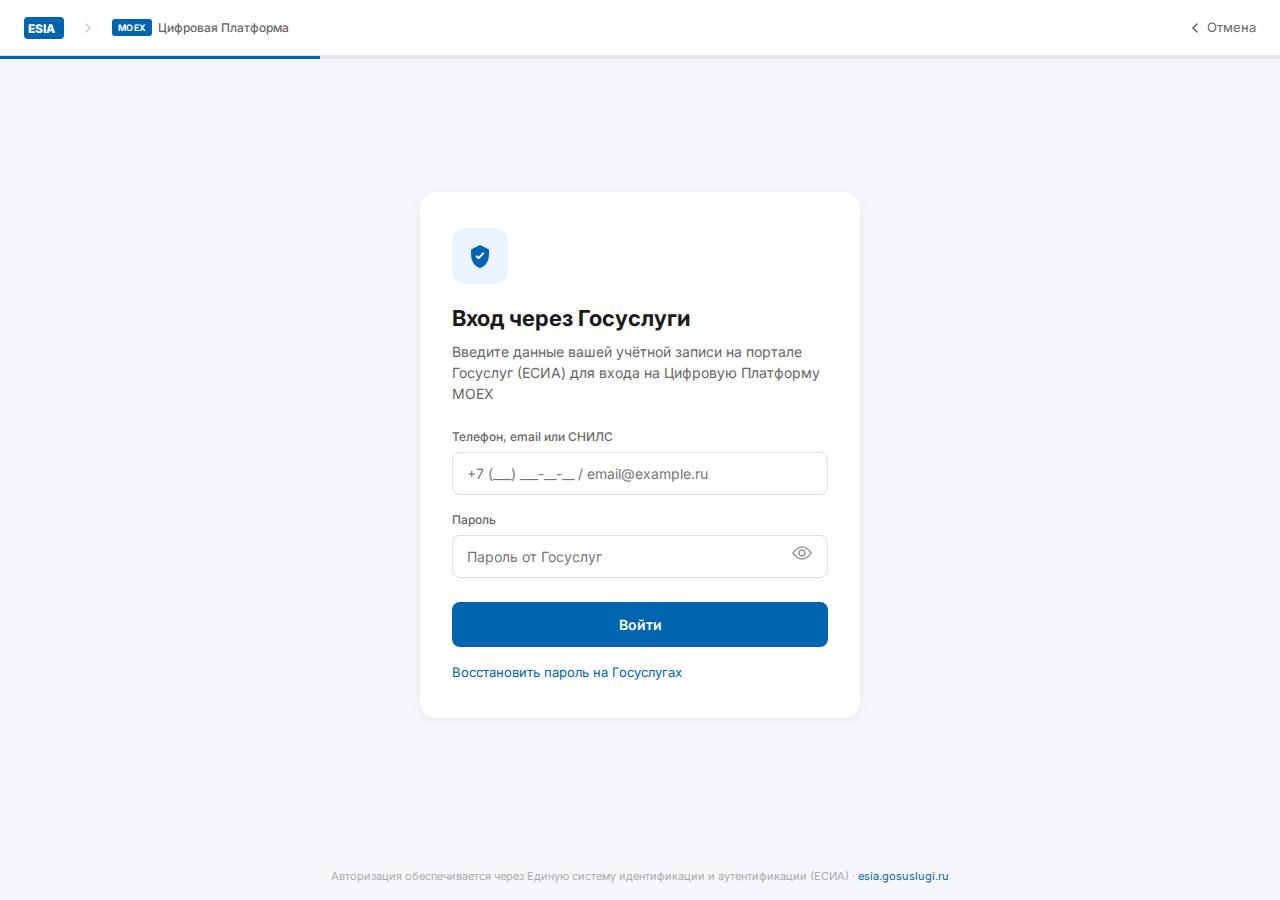
<file: esia-auth.html>
<!DOCTYPE html>
<html lang="ru">
<head>
<meta charset="UTF-8">
<meta name="viewport" content="width=device-width, initial-scale=1.0">
<title>Вход через Госуслуги — MOEX</title>
<link href="https://fonts.googleapis.com/css2?family=Inter:wght@400;500;600;700;800&display=swap" rel="stylesheet">
<style>
*, *::before, *::after { margin: 0; padding: 0; box-sizing: border-box; }
body { font-family: 'Inter', -apple-system, sans-serif; background: #f5f7fa; color: #1a1a1a; font-size: 14px; line-height: 1.5; min-height: 100vh; }

/* ===== STEPS CONTAINER ===== */
.esia-page {
  min-height: 100vh;
  display: flex;
  flex-direction: column;
}

/* ===== HEADER ===== */
.esia-header {
  background: #fff;
  border-bottom: 1px solid #e5e5e5;
  padding: 0 24px;
  height: 56px;
  display: flex;
  align-items: center;
  justify-content: space-between;
  flex-shrink: 0;
}
.esia-header-left {
  display: flex;
  align-items: center;
  gap: 16px;
}
.esia-header-logo {
  display: flex;
  align-items: center;
  gap: 8px;
  text-decoration: none;
  color: inherit;
}
.esia-header-logo svg { flex-shrink: 0; }
.esia-header-logo-text {
  font-size: 9px;
  font-weight: 700;
  text-transform: uppercase;
  letter-spacing: 0.02em;
  line-height: 1.2;
  color: #333;
}
.esia-header-arrow {
  display: flex;
  align-items: center;
  color: #bbb;
}
.esia-header-partner {
  display: flex;
  align-items: center;
  gap: 6px;
  font-size: 12px;
  color: #666;
  font-weight: 500;
}
.esia-header-partner-badge {
  background: #0065B1;
  color: #fff;
  font-size: 9px;
  font-weight: 700;
  padding: 2px 6px;
  border-radius: 3px;
  letter-spacing: 0.03em;
}
.esia-header-right {
  display: flex;
  align-items: center;
  gap: 12px;
}
.esia-back-link {
  font-size: 13px;
  color: #666;
  text-decoration: none;
  display: flex;
  align-items: center;
  gap: 4px;
  transition: color 0.15s;
}
.esia-back-link:hover { color: #333; }

/* ===== PROGRESS BAR ===== */
.esia-progress {
  background: #e5e5e5;
  height: 3px;
  flex-shrink: 0;
}
.esia-progress-bar {
  height: 100%;
  background: #0065B1;
  transition: width 0.6s ease;
  width: 0%;
}

/* ===== MAIN CONTENT ===== */
.esia-main {
  flex: 1;
  display: flex;
  align-items: center;
  justify-content: center;
  padding: 40px 20px;
}

/* ===== STEP SCREENS ===== */
.esia-step {
  display: none;
  width: 100%;
  max-width: 440px;
}
.esia-step.active { display: block; }

/* ===== CARD ===== */
.esia-card {
  background: #fff;
  border-radius: 16px;
  padding: 36px 32px;
  box-shadow: 0 2px 12px rgba(0,0,0,0.06);
}
.esia-card-icon {
  width: 56px;
  height: 56px;
  border-radius: 14px;
  display: flex;
  align-items: center;
  justify-content: center;
  margin-bottom: 20px;
}
.esia-card-icon.blue { background: #EBF3FE; }
.esia-card-icon.green { background: #E8F7EE; }
.esia-card-icon.red { background: #FFF1F0; }
.esia-card-icon.orange { background: #FFF4E5; }

.esia-card h2 {
  font-size: 22px;
  font-weight: 700;
  margin-bottom: 8px;
  color: #1a1a1a;
  line-height: 1.3;
}
.esia-card p {
  font-size: 14px;
  color: #666;
  margin-bottom: 24px;
  line-height: 1.5;
}
.esia-card p:last-child { margin-bottom: 0; }

/* ===== FORM FIELDS ===== */
.esia-field {
  position: relative;
  margin-bottom: 16px;
}
.esia-field label {
  display: block;
  font-size: 12px;
  font-weight: 500;
  color: #666;
  margin-bottom: 6px;
}
.esia-field input {
  width: 100%;
  padding: 12px 14px;
  border: 1.5px solid #e0e0e0;
  border-radius: 8px;
  font-size: 14px;
  font-family: inherit;
  color: #1a1a1a;
  background: #fff;
  outline: none;
  transition: border-color 0.2s;
}
.esia-field input:focus {
  border-color: #0065B1;
}
.esia-field input.error {
  border-color: #E53935;
}
.esia-field-error {
  font-size: 12px;
  color: #E53935;
  margin-top: 4px;
  display: none;
}
.esia-field-error.visible { display: block; }

.esia-field-password {
  position: relative;
}
.esia-field-password .esia-toggle-pw {
  position: absolute;
  top: 28px;
  right: 12px;
  background: none;
  border: none;
  cursor: pointer;
  color: #999;
  display: flex;
  align-items: center;
  padding: 4px;
}
.esia-field-password .esia-toggle-pw:hover { color: #666; }

/* ===== BUTTONS ===== */
.esia-btn-primary {
  width: 100%;
  padding: 14px;
  border: none;
  border-radius: 8px;
  font-size: 14px;
  font-weight: 600;
  font-family: inherit;
  cursor: pointer;
  background: #0065B1;
  color: #fff;
  transition: all 0.2s;
  margin-top: 8px;
}
.esia-btn-primary:hover { background: #004E8C; }
.esia-btn-primary:disabled {
  background: #e0e0e0;
  color: #999;
  cursor: not-allowed;
}

.esia-btn-outline {
  width: 100%;
  padding: 13px;
  border: 1.5px solid #e0e0e0;
  border-radius: 8px;
  font-size: 14px;
  font-weight: 600;
  font-family: inherit;
  cursor: pointer;
  background: #fff;
  color: #333;
  transition: all 0.2s;
  margin-top: 10px;
}
.esia-btn-outline:hover { border-color: #bbb; background: #fafafa; }

.esia-link {
  display: inline-block;
  font-size: 13px;
  color: #0065B1;
  text-decoration: none;
  margin-top: 16px;
  transition: opacity 0.15s;
}
.esia-link:hover { opacity: 0.7; }

/* ===== LOADING SCREEN ===== */
.esia-loading-center {
  text-align: center;
  padding: 48px 32px;
}
.esia-spinner {
  width: 48px;
  height: 48px;
  border: 3px solid #e5e5e5;
  border-top-color: #0065B1;
  border-radius: 50%;
  animation: esia-spin 0.8s linear infinite;
  margin: 0 auto 24px;
}
@keyframes esia-spin {
  to { transform: rotate(360deg); }
}
.esia-loading-center h2 {
  font-size: 18px;
  font-weight: 600;
  color: #1a1a1a;
  margin-bottom: 8px;
}
.esia-loading-center p {
  font-size: 14px;
  color: #888;
}

/* ===== CONSENT SCREEN ===== */
.esia-consent-list {
  list-style: none;
  margin: 0 0 20px;
  padding: 0;
}
.esia-consent-list li {
  display: flex;
  align-items: flex-start;
  gap: 10px;
  padding: 10px 0;
  border-bottom: 1px solid #f0f0f0;
  font-size: 13px;
  color: #333;
  line-height: 1.4;
}
.esia-consent-list li:last-child { border-bottom: none; }
.esia-consent-list li svg {
  flex-shrink: 0;
  margin-top: 1px;
}
.esia-consent-note {
  font-size: 12px;
  color: #888;
  line-height: 1.5;
  margin-bottom: 20px;
}
.esia-consent-note a {
  color: #0065B1;
  text-decoration: none;
}

/* ===== SUCCESS SCREEN ===== */
.esia-success-center {
  text-align: center;
  padding: 32px;
}
.esia-success-icon {
  width: 64px;
  height: 64px;
  border-radius: 50%;
  background: #E8F7EE;
  display: flex;
  align-items: center;
  justify-content: center;
  margin: 0 auto 20px;
}
.esia-success-center h2 {
  font-size: 20px;
  font-weight: 700;
  color: #1a1a1a;
  margin-bottom: 8px;
}
.esia-success-center p {
  font-size: 14px;
  color: #666;
  margin-bottom: 24px;
}
.esia-user-info {
  background: #f8f9fa;
  border-radius: 10px;
  padding: 16px;
  margin-bottom: 24px;
  text-align: left;
}
.esia-user-info-row {
  display: flex;
  justify-content: space-between;
  padding: 6px 0;
  font-size: 13px;
}
.esia-user-info-row:not(:last-child) {
  border-bottom: 1px solid #eee;
}
.esia-user-info-label {
  color: #888;
}
.esia-user-info-value {
  font-weight: 500;
  color: #1a1a1a;
}

/* ===== ERROR SCREEN ===== */
.esia-error-center {
  text-align: center;
  padding: 32px;
}
.esia-error-icon {
  width: 64px;
  height: 64px;
  border-radius: 50%;
  background: #FFF1F0;
  display: flex;
  align-items: center;
  justify-content: center;
  margin: 0 auto 20px;
}

/* ===== NEW USER SCREEN ===== */
.esia-new-user-badge {
  display: inline-flex;
  align-items: center;
  gap: 6px;
  background: #FFF4E5;
  color: #B86E00;
  font-size: 12px;
  font-weight: 600;
  padding: 6px 12px;
  border-radius: 6px;
  margin-bottom: 16px;
}

/* ===== FOOTER ===== */
.esia-footer {
  text-align: center;
  padding: 16px 20px;
  font-size: 11px;
  color: #aaa;
  flex-shrink: 0;
}
.esia-footer a { color: #0065B1; text-decoration: none; }

/* ===== RESPONSIVE ===== */
@media (max-width: 480px) {
  .esia-card { padding: 24px 20px; }
  .esia-card h2 { font-size: 18px; }
  .esia-header { padding: 0 16px; }
  .esia-header-partner { display: none; }
}
</style>
</head>
<body>

<div class="esia-page">

  <!-- Header -->
  <header class="esia-header">
    <div class="esia-header-left">
      <a href="login.html" class="esia-header-logo">
        <svg width="40" height="22" viewBox="0 0 40 22" fill="none">
          <rect width="40" height="22" rx="4" fill="#0065B1"/>
          <text x="4" y="16" font-size="12" font-weight="800" fill="#fff" font-family="Inter,sans-serif">ESIA</text>
        </svg>
      </a>
      <svg class="esia-header-arrow" width="16" height="16" viewBox="0 0 16 16" fill="none"><path d="M6 4l4 4-4 4" stroke="#ccc" stroke-width="1.5" stroke-linecap="round"/></svg>
      <div class="esia-header-partner">
        <span class="esia-header-partner-badge">MOEX</span>
        <span>Цифровая Платформа</span>
      </div>
    </div>
    <div class="esia-header-right">
      <a href="login.html" class="esia-back-link">
        <svg width="16" height="16" viewBox="0 0 16 16" fill="none"><path d="M10 12L6 8l4-4" stroke="currentColor" stroke-width="1.5" stroke-linecap="round"/></svg>
        Отмена
      </a>
    </div>
  </header>

  <!-- Progress -->
  <div class="esia-progress">
    <div class="esia-progress-bar" id="progressBar"></div>
  </div>

  <!-- Main content -->
  <div class="esia-main">

    <!-- STEP 1: Login form (Госуслуги) -->
    <div class="esia-step active" id="step1">
      <div class="esia-card">
        <div class="esia-card-icon blue">
          <svg width="28" height="28" viewBox="0 0 28 28" fill="none">
            <path d="M14 3L5 7.5v5c0 6.38 3.84 12.35 9 13.5 5.16-1.15 9-7.12 9-13.5v-5L14 3z" fill="#0065B1"/>
            <path d="M12.5 17.5l-3-3 1.4-1.4 1.6 1.6 4.6-4.6 1.4 1.4-6 6z" fill="#fff"/>
          </svg>
        </div>
        <h2>Вход через Госуслуги</h2>
        <p>Введите данные вашей учётной записи на портале Госуслуг (ЕСИА) для входа на Цифровую Платформу MOEX</p>

        <form id="esiaLoginForm" autocomplete="off">
          <div class="esia-field">
            <label for="esiaLogin">Телефон, email или СНИЛС</label>
            <input type="text" id="esiaLogin" placeholder="+7 (___) ___-__-__ / email@example.ru" required>
            <div class="esia-field-error" id="esiaLoginError">Введите телефон, email или СНИЛС</div>
          </div>

          <div class="esia-field esia-field-password">
            <label for="esiaPassword">Пароль</label>
            <input type="password" id="esiaPassword" placeholder="Пароль от Госуслуг" required>
            <button type="button" class="esia-toggle-pw" id="esiaTogglePw">
              <svg width="20" height="20" viewBox="0 0 20 20" fill="none" stroke="currentColor" stroke-width="1.5">
                <path d="M1 10s3.5-6 9-6 9 6 9 6-3.5 6-9 6-9-6-9-6z"/>
                <circle cx="10" cy="10" r="3"/>
              </svg>
            </button>
            <div class="esia-field-error" id="esiaPasswordError">Введите пароль</div>
          </div>

          <button type="submit" class="esia-btn-primary" id="esiaSubmitBtn">Войти</button>
        </form>

        <a href="#" class="esia-link">Восстановить пароль на Госуслугах</a>
      </div>
    </div>

    <!-- STEP 2: Loading / Checking -->
    <div class="esia-step" id="step2">
      <div class="esia-card">
        <div class="esia-loading-center">
          <div class="esia-spinner"></div>
          <h2>Проверяем учётную запись</h2>
          <p>Идёт проверка данных через портал Госуслуг...<br>Пожалуйста, подождите</p>
        </div>
      </div>
    </div>

    <!-- STEP 3: Consent screen -->
    <div class="esia-step" id="step3">
      <div class="esia-card">
        <div class="esia-card-icon blue">
          <svg width="28" height="28" viewBox="0 0 28 28" fill="none">
            <rect x="4" y="6" width="20" height="16" rx="3" stroke="#0065B1" stroke-width="2" fill="none"/>
            <path d="M4 11h20" stroke="#0065B1" stroke-width="2"/>
            <circle cx="9" cy="16" r="1.5" fill="#0065B1"/>
            <path d="M13 16h7" stroke="#0065B1" stroke-width="1.5" stroke-linecap="round"/>
          </svg>
        </div>
        <h2>Предоставление данных</h2>
        <p><strong>Цифровая Платформа MOEX</strong> запрашивает доступ к вашим данным из учётной записи Госуслуг:</p>

        <ul class="esia-consent-list">
          <li>
            <svg width="18" height="18" viewBox="0 0 18 18" fill="none"><circle cx="9" cy="9" r="9" fill="#EBF3FE"/><path d="M6 9l2 2 4-4" stroke="#0065B1" stroke-width="1.5" stroke-linecap="round" stroke-linejoin="round"/></svg>
            <span>Фамилия, имя, отчество</span>
          </li>
          <li>
            <svg width="18" height="18" viewBox="0 0 18 18" fill="none"><circle cx="9" cy="9" r="9" fill="#EBF3FE"/><path d="M6 9l2 2 4-4" stroke="#0065B1" stroke-width="1.5" stroke-linecap="round" stroke-linejoin="round"/></svg>
            <span>Контактный телефон</span>
          </li>
          <li>
            <svg width="18" height="18" viewBox="0 0 18 18" fill="none"><circle cx="9" cy="9" r="9" fill="#EBF3FE"/><path d="M6 9l2 2 4-4" stroke="#0065B1" stroke-width="1.5" stroke-linecap="round" stroke-linejoin="round"/></svg>
            <span>Адрес электронной почты</span>
          </li>
          <li>
            <svg width="18" height="18" viewBox="0 0 18 18" fill="none"><circle cx="9" cy="9" r="9" fill="#EBF3FE"/><path d="M6 9l2 2 4-4" stroke="#0065B1" stroke-width="1.5" stroke-linecap="round" stroke-linejoin="round"/></svg>
            <span>СНИЛС</span>
          </li>
          <li>
            <svg width="18" height="18" viewBox="0 0 18 18" fill="none"><circle cx="9" cy="9" r="9" fill="#EBF3FE"/><path d="M6 9l2 2 4-4" stroke="#0065B1" stroke-width="1.5" stroke-linecap="round" stroke-linejoin="round"/></svg>
            <span>ИНН</span>
          </li>
        </ul>

        <p class="esia-consent-note">
          Нажимая «Разрешить», вы соглашаетесь с <a href="#">политикой обработки персональных данных</a> и <a href="#">пользовательским соглашением</a> Цифровой Платформы MOEX.
        </p>

        <button class="esia-btn-primary" id="consentAllow">Разрешить</button>
        <button class="esia-btn-outline" id="consentDeny">Отклонить</button>
      </div>
    </div>

    <!-- STEP 4a: Loading redirect back -->
    <div class="esia-step" id="step4">
      <div class="esia-card">
        <div class="esia-loading-center">
          <div class="esia-spinner"></div>
          <h2>Передаём данные</h2>
          <p>Перенаправляем вас на Цифровую Платформу MOEX...<br>Это займёт несколько секунд</p>
        </div>
      </div>
    </div>

    <!-- STEP 5a: Success — existing user -->
    <div class="esia-step" id="step5">
      <div class="esia-card">
        <div class="esia-success-center">
          <div class="esia-success-icon">
            <svg width="32" height="32" viewBox="0 0 32 32" fill="none">
              <path d="M12 16l3 3 7-7" stroke="#27AE60" stroke-width="2.5" stroke-linecap="round" stroke-linejoin="round"/>
            </svg>
          </div>
          <h2>Авторизация успешна</h2>
          <p>Ваша учётная запись подтверждена через Госуслуги</p>

          <div class="esia-user-info">
            <div class="esia-user-info-row">
              <span class="esia-user-info-label">ФИО</span>
              <span class="esia-user-info-value">Иванов Иван Иванович</span>
            </div>
            <div class="esia-user-info-row">
              <span class="esia-user-info-label">Email</span>
              <span class="esia-user-info-value">ivanov@mail.ru</span>
            </div>
            <div class="esia-user-info-row">
              <span class="esia-user-info-label">Телефон</span>
              <span class="esia-user-info-value">+7 (900) 123-45-67</span>
            </div>
            <div class="esia-user-info-row">
              <span class="esia-user-info-label">ИНН</span>
              <span class="esia-user-info-value">7707083893</span>
            </div>
          </div>

          <button class="esia-btn-primary" id="goToPlatform">Перейти на Платформу</button>
        </div>
      </div>
    </div>

    <!-- STEP 5b: New user — needs registration -->
    <div class="esia-step" id="step6">
      <div class="esia-card">
        <div class="esia-success-center">
          <div class="esia-new-user-badge">
            <svg width="16" height="16" viewBox="0 0 16 16" fill="none"><circle cx="8" cy="8" r="7" stroke="#B86E00" stroke-width="1.5"/><path d="M8 5v3" stroke="#B86E00" stroke-width="1.5" stroke-linecap="round"/><circle cx="8" cy="11" r="0.75" fill="#B86E00"/></svg>
            Новый пользователь
          </div>
          <h2>Завершите регистрацию</h2>
          <p>Ваши данные подтверждены через Госуслуги, но учётная запись на Цифровой Платформе MOEX ещё не создана. Для завершения регистрации потребуется указать дополнительные сведения.</p>

          <div class="esia-user-info">
            <div class="esia-user-info-row">
              <span class="esia-user-info-label">ФИО</span>
              <span class="esia-user-info-value">Иванов Иван Иванович</span>
            </div>
            <div class="esia-user-info-row">
              <span class="esia-user-info-label">Email</span>
              <span class="esia-user-info-value">ivanov@mail.ru</span>
            </div>
            <div class="esia-user-info-row">
              <span class="esia-user-info-label">СНИЛС</span>
              <span class="esia-user-info-value">***-***-*** **</span>
            </div>
          </div>

          <button class="esia-btn-primary" id="goToRegister">Продолжить регистрацию</button>
          <button class="esia-btn-outline" id="cancelRegister" onclick="window.location.href='login.html'">Вернуться ко входу</button>
        </div>
      </div>
    </div>

    <!-- STEP ERROR: Auth failed -->
    <div class="esia-step" id="stepError">
      <div class="esia-card">
        <div class="esia-error-center">
          <div class="esia-error-icon">
            <svg width="32" height="32" viewBox="0 0 32 32" fill="none">
              <path d="M11 11l10 10M21 11l-10 10" stroke="#E53935" stroke-width="2.5" stroke-linecap="round"/>
            </svg>
          </div>
          <h2>Ошибка авторизации</h2>
          <p>Не удалось выполнить вход через Госуслуги. Проверьте данные учётной записи или повторите попытку позже.</p>

          <button class="esia-btn-primary" id="retryBtn" onclick="goToStep(1)">Попробовать снова</button>
          <button class="esia-btn-outline" onclick="window.location.href='login.html'">Вернуться ко входу</button>
        </div>
      </div>
    </div>

  </div>

  <!-- Footer -->
  <div class="esia-footer">
    Авторизация обеспечивается через Единую систему идентификации и аутентификации (ЕСИА) &middot;
    <a href="#">esia.gosuslugi.ru</a>
  </div>

</div>

<script>
// ==== STEP MANAGEMENT ====
const steps = {
  1: { el: 'step1', progress: 25 },
  2: { el: 'step2', progress: 50 },
  3: { el: 'step3', progress: 75 },
  4: { el: 'step4', progress: 90 },
  5: { el: 'step5', progress: 100 },
  6: { el: 'step6', progress: 100 },
  'error': { el: 'stepError', progress: 0 }
};

function goToStep(stepId) {
  // Hide all steps
  document.querySelectorAll('.esia-step').forEach(s => s.classList.remove('active'));
  // Show target step
  const step = steps[stepId];
  if (step) {
    document.getElementById(step.el).classList.add('active');
    document.getElementById('progressBar').style.width = step.progress + '%';
  }
}

// ==== STEP 1: Login form ====
const esiaLoginForm = document.getElementById('esiaLoginForm');
const esiaLogin = document.getElementById('esiaLogin');
const esiaPassword = document.getElementById('esiaPassword');
const esiaTogglePw = document.getElementById('esiaTogglePw');

// Toggle password
esiaTogglePw.addEventListener('click', () => {
  esiaPassword.type = esiaPassword.type === 'password' ? 'text' : 'password';
});

// Submit form
esiaLoginForm.addEventListener('submit', (e) => {
  e.preventDefault();
  const login = esiaLogin.value.trim();
  const pw = esiaPassword.value.trim();

  // Reset errors
  document.getElementById('esiaLoginError').classList.remove('visible');
  document.getElementById('esiaPasswordError').classList.remove('visible');
  esiaLogin.classList.remove('error');
  esiaPassword.classList.remove('error');

  let hasError = false;
  if (!login) {
    document.getElementById('esiaLoginError').classList.add('visible');
    esiaLogin.classList.add('error');
    hasError = true;
  }
  if (!pw) {
    document.getElementById('esiaPasswordError').classList.add('visible');
    esiaPassword.classList.add('error');
    hasError = true;
  }
  if (hasError) return;

  // Go to loading
  goToStep(2);

  // Simulate auth check
  setTimeout(() => {
    // Check credentials:
    // "existing" user: login=test, password=test → goes to consent → success (existing user)
    // "new" user: login=new, password=new → goes to consent → new user registration
    // anything else → error
    if ((login === 'test' && pw === 'test') || (login === 'new' && pw === 'new')) {
      // Show consent screen
      goToStep(3);
      // Store user type for later
      window._esiaUserType = (login === 'new') ? 'new' : 'existing';
    } else {
      goToStep('error');
    }
  }, 2000);
});

// ==== STEP 3: Consent ====
document.getElementById('consentAllow').addEventListener('click', () => {
  goToStep(4);

  // Simulate redirect
  setTimeout(() => {
    if (window._esiaUserType === 'new') {
      goToStep(6); // New user → registration needed
    } else {
      goToStep(5); // Existing user → success
    }
  }, 1800);
});

document.getElementById('consentDeny').addEventListener('click', () => {
  window.location.href = 'login.html';
});

// ==== STEP 5: Go to platform ====
document.getElementById('goToPlatform').addEventListener('click', () => {
  window.location.href = 'index.html';
});

// ==== STEP 6: Go to registration ====
document.getElementById('goToRegister').addEventListener('click', () => {
  window.location.href = 'esia-register.html';
});

// Init progress
document.getElementById('progressBar').style.width = '25%';
</script>

</body>
</html>
</file>
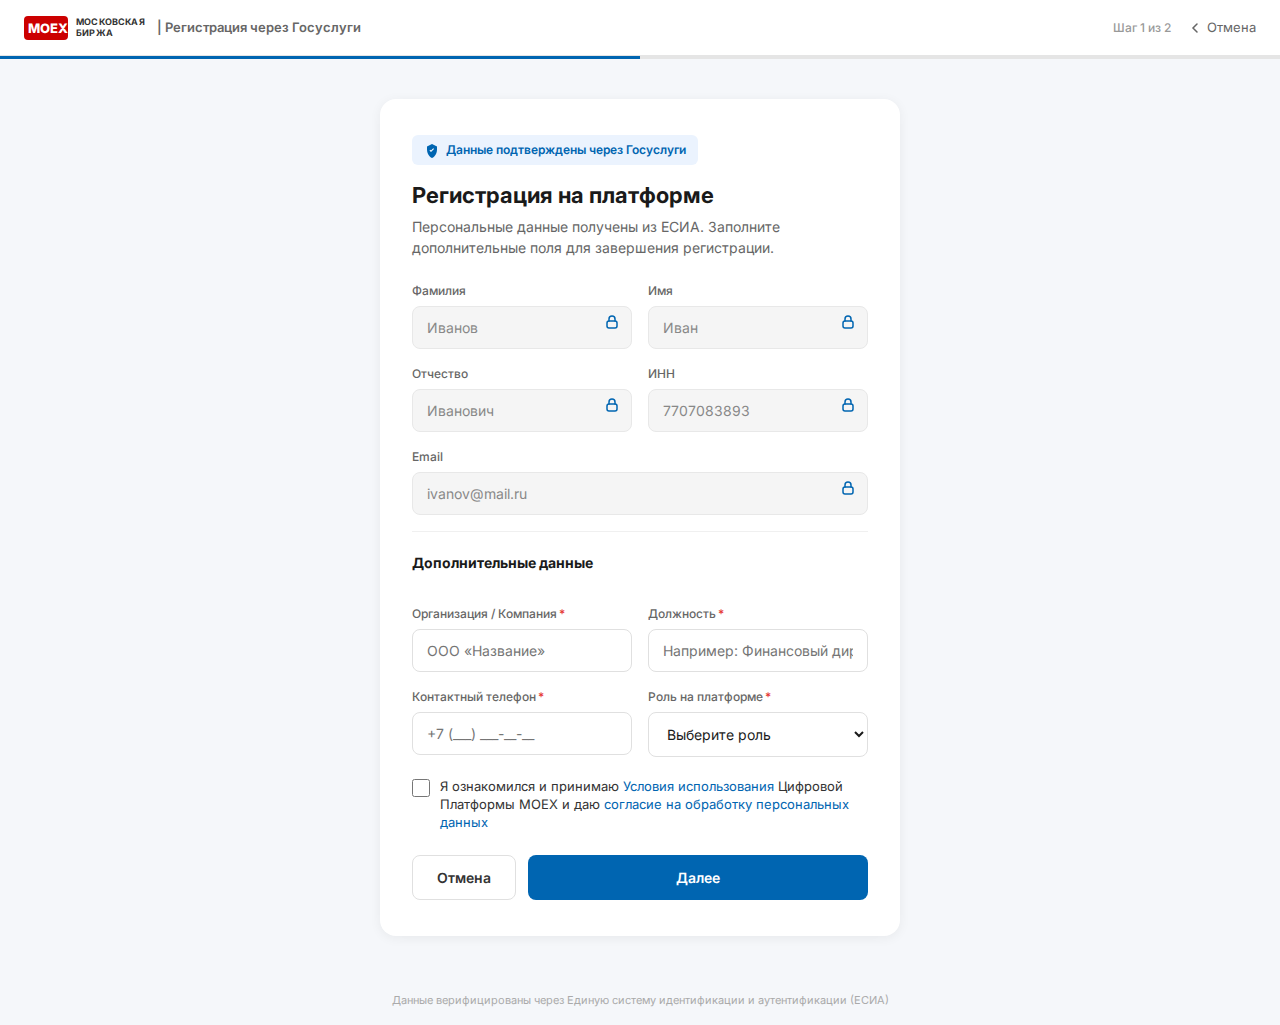
<file: esia-register.html>
<!DOCTYPE html>
<html lang="ru">
<head>
<meta charset="UTF-8">
<meta name="viewport" content="width=device-width, initial-scale=1.0">
<title>Регистрация через Госуслуги — MOEX</title>
<link href="https://fonts.googleapis.com/css2?family=Inter:wght@400;500;600;700;800&display=swap" rel="stylesheet">
<style>
*, *::before, *::after { margin: 0; padding: 0; box-sizing: border-box; }
body { font-family: 'Inter', -apple-system, sans-serif; background: #f5f7fa; color: #1a1a1a; font-size: 14px; line-height: 1.5; min-height: 100vh; }

/* ===== PAGE ===== */
.reg-page {
  min-height: 100vh;
  display: flex;
  flex-direction: column;
}

/* ===== HEADER ===== */
.reg-header {
  background: #fff;
  border-bottom: 1px solid #e5e5e5;
  padding: 0 24px;
  height: 56px;
  display: flex;
  align-items: center;
  justify-content: space-between;
  flex-shrink: 0;
}
.reg-header-left {
  display: flex;
  align-items: center;
  gap: 12px;
}
.reg-header-logo {
  display: flex;
  align-items: center;
  gap: 8px;
  text-decoration: none;
}
.reg-header-logo-text {
  font-size: 9px;
  font-weight: 700;
  text-transform: uppercase;
  letter-spacing: 0.02em;
  line-height: 1.2;
  color: #333;
}
.reg-header-title {
  font-size: 13px;
  font-weight: 600;
  color: #666;
}
.reg-header-right {
  display: flex;
  align-items: center;
  gap: 16px;
}
.reg-header-step {
  font-size: 12px;
  color: #999;
  font-weight: 500;
}
.reg-back-link {
  font-size: 13px;
  color: #666;
  text-decoration: none;
  display: flex;
  align-items: center;
  gap: 4px;
  transition: color 0.15s;
}
.reg-back-link:hover { color: #333; }

/* ===== PROGRESS ===== */
.reg-progress {
  background: #e5e5e5;
  height: 3px;
  flex-shrink: 0;
}
.reg-progress-bar {
  height: 100%;
  background: #0065B1;
  transition: width 0.5s ease;
}

/* ===== MAIN ===== */
.reg-main {
  flex: 1;
  display: flex;
  align-items: flex-start;
  justify-content: center;
  padding: 40px 20px;
}

/* ===== STEPS ===== */
.reg-step {
  display: none;
  width: 100%;
  max-width: 520px;
}
.reg-step.active { display: block; }

/* ===== CARD ===== */
.reg-card {
  background: #fff;
  border-radius: 16px;
  padding: 36px 32px;
  box-shadow: 0 2px 12px rgba(0,0,0,0.06);
}

/* ===== ESIA DATA BADGE ===== */
.reg-esia-badge {
  display: inline-flex;
  align-items: center;
  gap: 6px;
  background: #EBF3FE;
  color: #0065B1;
  font-size: 12px;
  font-weight: 600;
  padding: 6px 12px;
  border-radius: 6px;
  margin-bottom: 16px;
}

.reg-card h2 {
  font-size: 22px;
  font-weight: 700;
  margin-bottom: 6px;
  color: #1a1a1a;
  line-height: 1.3;
}
.reg-card-subtitle {
  font-size: 14px;
  color: #666;
  margin-bottom: 24px;
  line-height: 1.5;
}

/* ===== FORM ===== */
.reg-form-grid {
  display: grid;
  grid-template-columns: 1fr 1fr;
  gap: 16px;
}
.reg-form-grid .full-width {
  grid-column: 1 / -1;
}

.reg-field {
  position: relative;
}
.reg-field label {
  display: block;
  font-size: 12px;
  font-weight: 500;
  color: #666;
  margin-bottom: 6px;
}
.reg-field label .required {
  color: #E53935;
  margin-left: 2px;
}
.reg-field input,
.reg-field select {
  width: 100%;
  padding: 12px 14px;
  border: 1.5px solid #e0e0e0;
  border-radius: 8px;
  font-size: 14px;
  font-family: inherit;
  color: #1a1a1a;
  background: #fff;
  outline: none;
  transition: border-color 0.2s;
}
.reg-field input:focus,
.reg-field select:focus {
  border-color: #0065B1;
}
.reg-field input:disabled,
.reg-field select:disabled {
  background: #f5f5f5;
  color: #888;
  cursor: not-allowed;
  border-color: #e8e8e8;
}
.reg-field input.error {
  border-color: #E53935;
}
.reg-field-hint {
  font-size: 11px;
  color: #999;
  margin-top: 4px;
}
.reg-field-error {
  font-size: 12px;
  color: #E53935;
  margin-top: 4px;
  display: none;
}
.reg-field-error.visible { display: block; }

/* ===== LOCKED FIELD (from ESIA) ===== */
.reg-field-locked {
  position: relative;
}
.reg-field-locked input {
  padding-right: 38px;
}
.reg-field-lock-icon {
  position: absolute;
  top: 32px;
  right: 12px;
  color: #0065B1;
  display: flex;
  align-items: center;
}

/* ===== SECTION DIVIDER ===== */
.reg-section-title {
  font-size: 14px;
  font-weight: 700;
  color: #1a1a1a;
  padding-top: 8px;
  margin-bottom: 16px;
  border-top: 1px solid #f0f0f0;
  padding-top: 20px;
  grid-column: 1 / -1;
}

/* ===== CHECKBOX ===== */
.reg-checkbox {
  display: flex;
  align-items: flex-start;
  gap: 10px;
  margin-top: 20px;
  cursor: pointer;
  font-size: 13px;
  color: #333;
  line-height: 1.4;
}
.reg-checkbox input[type="checkbox"] {
  width: 18px;
  height: 18px;
  flex-shrink: 0;
  margin-top: 2px;
  accent-color: #0065B1;
}
.reg-checkbox a {
  color: #0065B1;
  text-decoration: none;
}

/* ===== BUTTONS ===== */
.reg-btn-row {
  display: flex;
  gap: 12px;
  margin-top: 24px;
}
.reg-btn-primary {
  flex: 1;
  padding: 14px;
  border: none;
  border-radius: 8px;
  font-size: 14px;
  font-weight: 600;
  font-family: inherit;
  cursor: pointer;
  background: #0065B1;
  color: #fff;
  transition: all 0.2s;
}
.reg-btn-primary:hover { background: #004E8C; }
.reg-btn-primary:disabled {
  background: #e0e0e0;
  color: #999;
  cursor: not-allowed;
}
.reg-btn-outline {
  padding: 13px 24px;
  border: 1.5px solid #e0e0e0;
  border-radius: 8px;
  font-size: 14px;
  font-weight: 600;
  font-family: inherit;
  cursor: pointer;
  background: #fff;
  color: #333;
  transition: all 0.2s;
}
.reg-btn-outline:hover { border-color: #bbb; background: #fafafa; }

/* ===== SUCCESS SCREEN ===== */
.reg-success-center {
  text-align: center;
  padding: 24px 0;
}
.reg-success-icon {
  width: 72px;
  height: 72px;
  border-radius: 50%;
  background: #E8F7EE;
  display: flex;
  align-items: center;
  justify-content: center;
  margin: 0 auto 20px;
}
.reg-success-center h2 {
  font-size: 22px;
  font-weight: 700;
  margin-bottom: 8px;
}
.reg-success-center p {
  font-size: 14px;
  color: #666;
  margin-bottom: 24px;
  line-height: 1.5;
}
.reg-success-details {
  background: #f8f9fa;
  border-radius: 10px;
  padding: 16px;
  margin-bottom: 24px;
  text-align: left;
}
.reg-success-row {
  display: flex;
  justify-content: space-between;
  padding: 8px 0;
  font-size: 13px;
}
.reg-success-row:not(:last-child) {
  border-bottom: 1px solid #eee;
}
.reg-success-label { color: #888; }
.reg-success-value { font-weight: 500; color: #1a1a1a; }
.reg-success-value.verified {
  color: #27AE60;
  display: flex;
  align-items: center;
  gap: 4px;
}

/* ===== LOADING ===== */
.reg-loading-center {
  text-align: center;
  padding: 48px 32px;
}
.reg-spinner {
  width: 48px;
  height: 48px;
  border: 3px solid #e5e5e5;
  border-top-color: #0065B1;
  border-radius: 50%;
  animation: reg-spin 0.8s linear infinite;
  margin: 0 auto 24px;
}
@keyframes reg-spin {
  to { transform: rotate(360deg); }
}

/* ===== FOOTER ===== */
.reg-footer {
  text-align: center;
  padding: 16px 20px;
  font-size: 11px;
  color: #aaa;
  flex-shrink: 0;
}

/* ===== RESPONSIVE ===== */
@media (max-width: 600px) {
  .reg-form-grid { grid-template-columns: 1fr; }
  .reg-card { padding: 24px 20px; }
  .reg-card h2 { font-size: 18px; }
  .reg-btn-row { flex-direction: column; }
  .reg-header { padding: 0 16px; }
}
</style>
</head>
<body>

<div class="reg-page">

  <!-- Header -->
  <header class="reg-header">
    <div class="reg-header-left">
      <a href="login.html" class="reg-header-logo">
        <svg width="44" height="24" viewBox="0 0 44 24" fill="none">
          <rect width="44" height="24" rx="4" fill="#CC0000"/>
          <text x="4" y="17" font-size="13" font-weight="800" fill="#fff" font-family="Inter,sans-serif">MOEX</text>
        </svg>
        <span class="reg-header-logo-text">МОСКОВСКАЯ<br>БИРЖА</span>
      </a>
      <span class="reg-header-title">| Регистрация через Госуслуги</span>
    </div>
    <div class="reg-header-right">
      <span class="reg-header-step" id="stepLabel">Шаг 1 из 2</span>
      <a href="login.html" class="reg-back-link">
        <svg width="16" height="16" viewBox="0 0 16 16" fill="none"><path d="M10 12L6 8l4-4" stroke="currentColor" stroke-width="1.5" stroke-linecap="round"/></svg>
        Отмена
      </a>
    </div>
  </header>

  <!-- Progress -->
  <div class="reg-progress">
    <div class="reg-progress-bar" id="regProgressBar" style="width: 50%"></div>
  </div>

  <!-- Main -->
  <div class="reg-main">

    <!-- STEP 1: Personal data (partially pre-filled from ESIA) -->
    <div class="reg-step active" id="regStep1">
      <div class="reg-card">
        <div class="reg-esia-badge">
          <svg width="16" height="16" viewBox="0 0 16 16" fill="none">
            <path d="M8 2L3 4.5v3c0 3.83 2.13 7.41 5 8.5 2.87-1.09 5-4.67 5-8.5v-3L8 2z" fill="#0065B1"/>
            <path d="M7 10l-1.5-1.5.7-.7.8.8 2.3-2.3.7.7L7 10z" fill="#fff"/>
          </svg>
          Данные подтверждены через Госуслуги
        </div>

        <h2>Регистрация на платформе</h2>
        <p class="reg-card-subtitle">Персональные данные получены из ЕСИА. Заполните дополнительные поля для завершения регистрации.</p>

        <form id="regForm1">
          <div class="reg-form-grid">
            <!-- Locked fields from ESIA -->
            <div class="reg-field reg-field-locked">
              <label>Фамилия</label>
              <input type="text" value="Иванов" disabled>
              <span class="reg-field-lock-icon">
                <svg width="16" height="16" viewBox="0 0 16 16" fill="none"><rect x="3" y="7" width="10" height="7" rx="2" stroke="#0065B1" stroke-width="1.5"/><path d="M5 7V5a3 3 0 016 0v2" stroke="#0065B1" stroke-width="1.5" stroke-linecap="round"/></svg>
              </span>
            </div>
            <div class="reg-field reg-field-locked">
              <label>Имя</label>
              <input type="text" value="Иван" disabled>
              <span class="reg-field-lock-icon">
                <svg width="16" height="16" viewBox="0 0 16 16" fill="none"><rect x="3" y="7" width="10" height="7" rx="2" stroke="#0065B1" stroke-width="1.5"/><path d="M5 7V5a3 3 0 016 0v2" stroke="#0065B1" stroke-width="1.5" stroke-linecap="round"/></svg>
              </span>
            </div>
            <div class="reg-field reg-field-locked">
              <label>Отчество</label>
              <input type="text" value="Иванович" disabled>
              <span class="reg-field-lock-icon">
                <svg width="16" height="16" viewBox="0 0 16 16" fill="none"><rect x="3" y="7" width="10" height="7" rx="2" stroke="#0065B1" stroke-width="1.5"/><path d="M5 7V5a3 3 0 016 0v2" stroke="#0065B1" stroke-width="1.5" stroke-linecap="round"/></svg>
              </span>
            </div>
            <div class="reg-field reg-field-locked">
              <label>ИНН</label>
              <input type="text" value="7707083893" disabled>
              <span class="reg-field-lock-icon">
                <svg width="16" height="16" viewBox="0 0 16 16" fill="none"><rect x="3" y="7" width="10" height="7" rx="2" stroke="#0065B1" stroke-width="1.5"/><path d="M5 7V5a3 3 0 016 0v2" stroke="#0065B1" stroke-width="1.5" stroke-linecap="round"/></svg>
              </span>
            </div>
            <div class="reg-field reg-field-locked full-width">
              <label>Email</label>
              <input type="email" value="ivanov@mail.ru" disabled>
              <span class="reg-field-lock-icon">
                <svg width="16" height="16" viewBox="0 0 16 16" fill="none"><rect x="3" y="7" width="10" height="7" rx="2" stroke="#0065B1" stroke-width="1.5"/><path d="M5 7V5a3 3 0 016 0v2" stroke="#0065B1" stroke-width="1.5" stroke-linecap="round"/></svg>
              </span>
            </div>

            <!-- Section: Additional data -->
            <div class="reg-section-title">Дополнительные данные</div>

            <div class="reg-field">
              <label>Организация / Компания<span class="required">*</span></label>
              <input type="text" id="regCompany" placeholder="ООО «Название»" required>
              <div class="reg-field-error" id="regCompanyError">Укажите организацию</div>
            </div>
            <div class="reg-field">
              <label>Должность<span class="required">*</span></label>
              <input type="text" id="regPosition" placeholder="Например: Финансовый директор" required>
              <div class="reg-field-error" id="regPositionError">Укажите должность</div>
            </div>
            <div class="reg-field">
              <label>Контактный телефон<span class="required">*</span></label>
              <input type="tel" id="regPhone" placeholder="+7 (___) ___-__-__" required>
              <div class="reg-field-error" id="regPhoneError">Укажите номер телефона</div>
            </div>
            <div class="reg-field">
              <label>Роль на платформе<span class="required">*</span></label>
              <select id="regRole" required>
                <option value="">Выберите роль</option>
                <option value="participant">Участник торгов</option>
                <option value="broker">Брокер / Управляющий</option>
                <option value="investor">Инвестор</option>
                <option value="registrar">Регистратор</option>
                <option value="other">Другое</option>
              </select>
              <div class="reg-field-error" id="regRoleError">Выберите роль</div>
            </div>
          </div>

          <label class="reg-checkbox full-width">
            <input type="checkbox" id="regAgree" required>
            <span>Я ознакомился и принимаю <a href="#">Условия использования</a> Цифровой Платформы MOEX и даю <a href="#">согласие на обработку персональных данных</a></span>
          </label>

          <div class="reg-btn-row">
            <button type="button" class="reg-btn-outline" onclick="window.location.href='login.html'">Отмена</button>
            <button type="submit" class="reg-btn-primary" id="regNextBtn">Далее</button>
          </div>
        </form>
      </div>
    </div>

    <!-- STEP 2: Loading — creating account -->
    <div class="reg-step" id="regStep2">
      <div class="reg-card">
        <div class="reg-loading-center">
          <div class="reg-spinner"></div>
          <h2>Создаём учётную запись</h2>
          <p>Регистрируем вас на Цифровой Платформе MOEX...<br>Это займёт несколько секунд</p>
        </div>
      </div>
    </div>

    <!-- STEP 3: Success -->
    <div class="reg-step" id="regStep3">
      <div class="reg-card">
        <div class="reg-success-center">
          <div class="reg-success-icon">
            <svg width="36" height="36" viewBox="0 0 36 36" fill="none">
              <path d="M13 18l4 4 8-8" stroke="#27AE60" stroke-width="3" stroke-linecap="round" stroke-linejoin="round"/>
            </svg>
          </div>
          <h2>Регистрация завершена!</h2>
          <p>Ваша учётная запись на Цифровой Платформе MOEX успешно создана. Данные верифицированы через Госуслуги.</p>

          <div class="reg-success-details">
            <div class="reg-success-row">
              <span class="reg-success-label">ФИО</span>
              <span class="reg-success-value">Иванов Иван Иванович</span>
            </div>
            <div class="reg-success-row">
              <span class="reg-success-label">Email</span>
              <span class="reg-success-value">ivanov@mail.ru</span>
            </div>
            <div class="reg-success-row">
              <span class="reg-success-label">Организация</span>
              <span class="reg-success-value" id="successCompany">—</span>
            </div>
            <div class="reg-success-row">
              <span class="reg-success-label">Роль</span>
              <span class="reg-success-value" id="successRole">—</span>
            </div>
            <div class="reg-success-row">
              <span class="reg-success-label">Верификация</span>
              <span class="reg-success-value verified">
                <svg width="14" height="14" viewBox="0 0 14 14" fill="none"><circle cx="7" cy="7" r="6" fill="#27AE60"/><path d="M5 7l1.5 1.5L9 5.5" stroke="#fff" stroke-width="1.5" stroke-linecap="round" stroke-linejoin="round"/></svg>
                ЕСИА (Госуслуги)
              </span>
            </div>
          </div>

          <button class="reg-btn-primary" id="goToDashboard" style="width:100%">Войти на Платформу</button>
        </div>
      </div>
    </div>

  </div>

  <!-- Footer -->
  <div class="reg-footer">
    Данные верифицированы через Единую систему идентификации и аутентификации (ЕСИА)
  </div>

</div>

<script>
// ==== STEP MANAGEMENT ====
function showRegStep(step) {
  document.querySelectorAll('.reg-step').forEach(s => s.classList.remove('active'));
  const stepLabels = { 1: 'Шаг 1 из 2', 2: 'Шаг 2 из 2', 3: 'Готово' };
  const progressMap = { 1: 50, 2: 75, 3: 100 };

  document.getElementById('regStep' + step).classList.add('active');
  document.getElementById('stepLabel').textContent = stepLabels[step] || '';
  document.getElementById('regProgressBar').style.width = progressMap[step] + '%';
}

// ==== STEP 1: Form validation & submission ====
const regForm1 = document.getElementById('regForm1');

regForm1.addEventListener('submit', (e) => {
  e.preventDefault();

  // Reset errors
  document.querySelectorAll('.reg-field-error').forEach(el => el.classList.remove('visible'));
  document.querySelectorAll('.reg-field input, .reg-field select').forEach(el => el.classList.remove('error'));

  const company = document.getElementById('regCompany');
  const position = document.getElementById('regPosition');
  const phone = document.getElementById('regPhone');
  const role = document.getElementById('regRole');
  const agree = document.getElementById('regAgree');

  let hasError = false;

  if (!company.value.trim()) {
    document.getElementById('regCompanyError').classList.add('visible');
    company.classList.add('error');
    hasError = true;
  }
  if (!position.value.trim()) {
    document.getElementById('regPositionError').classList.add('visible');
    position.classList.add('error');
    hasError = true;
  }
  if (!phone.value.trim()) {
    document.getElementById('regPhoneError').classList.add('visible');
    phone.classList.add('error');
    hasError = true;
  }
  if (!role.value) {
    document.getElementById('regRoleError').classList.add('visible');
    role.classList.add('error');
    hasError = true;
  }
  if (!agree.checked) {
    hasError = true;
    agree.focus();
  }

  if (hasError) return;

  // Store data for success screen
  const roleText = role.options[role.selectedIndex].text;
  document.getElementById('successCompany').textContent = company.value.trim();
  document.getElementById('successRole').textContent = roleText;

  // Go to loading
  showRegStep(2);

  // Simulate account creation
  setTimeout(() => {
    showRegStep(3);
  }, 2200);
});

// ==== STEP 3: Go to dashboard ====
document.getElementById('goToDashboard').addEventListener('click', () => {
  window.location.href = 'index.html';
});
</script>

</body>
</html>
</file>
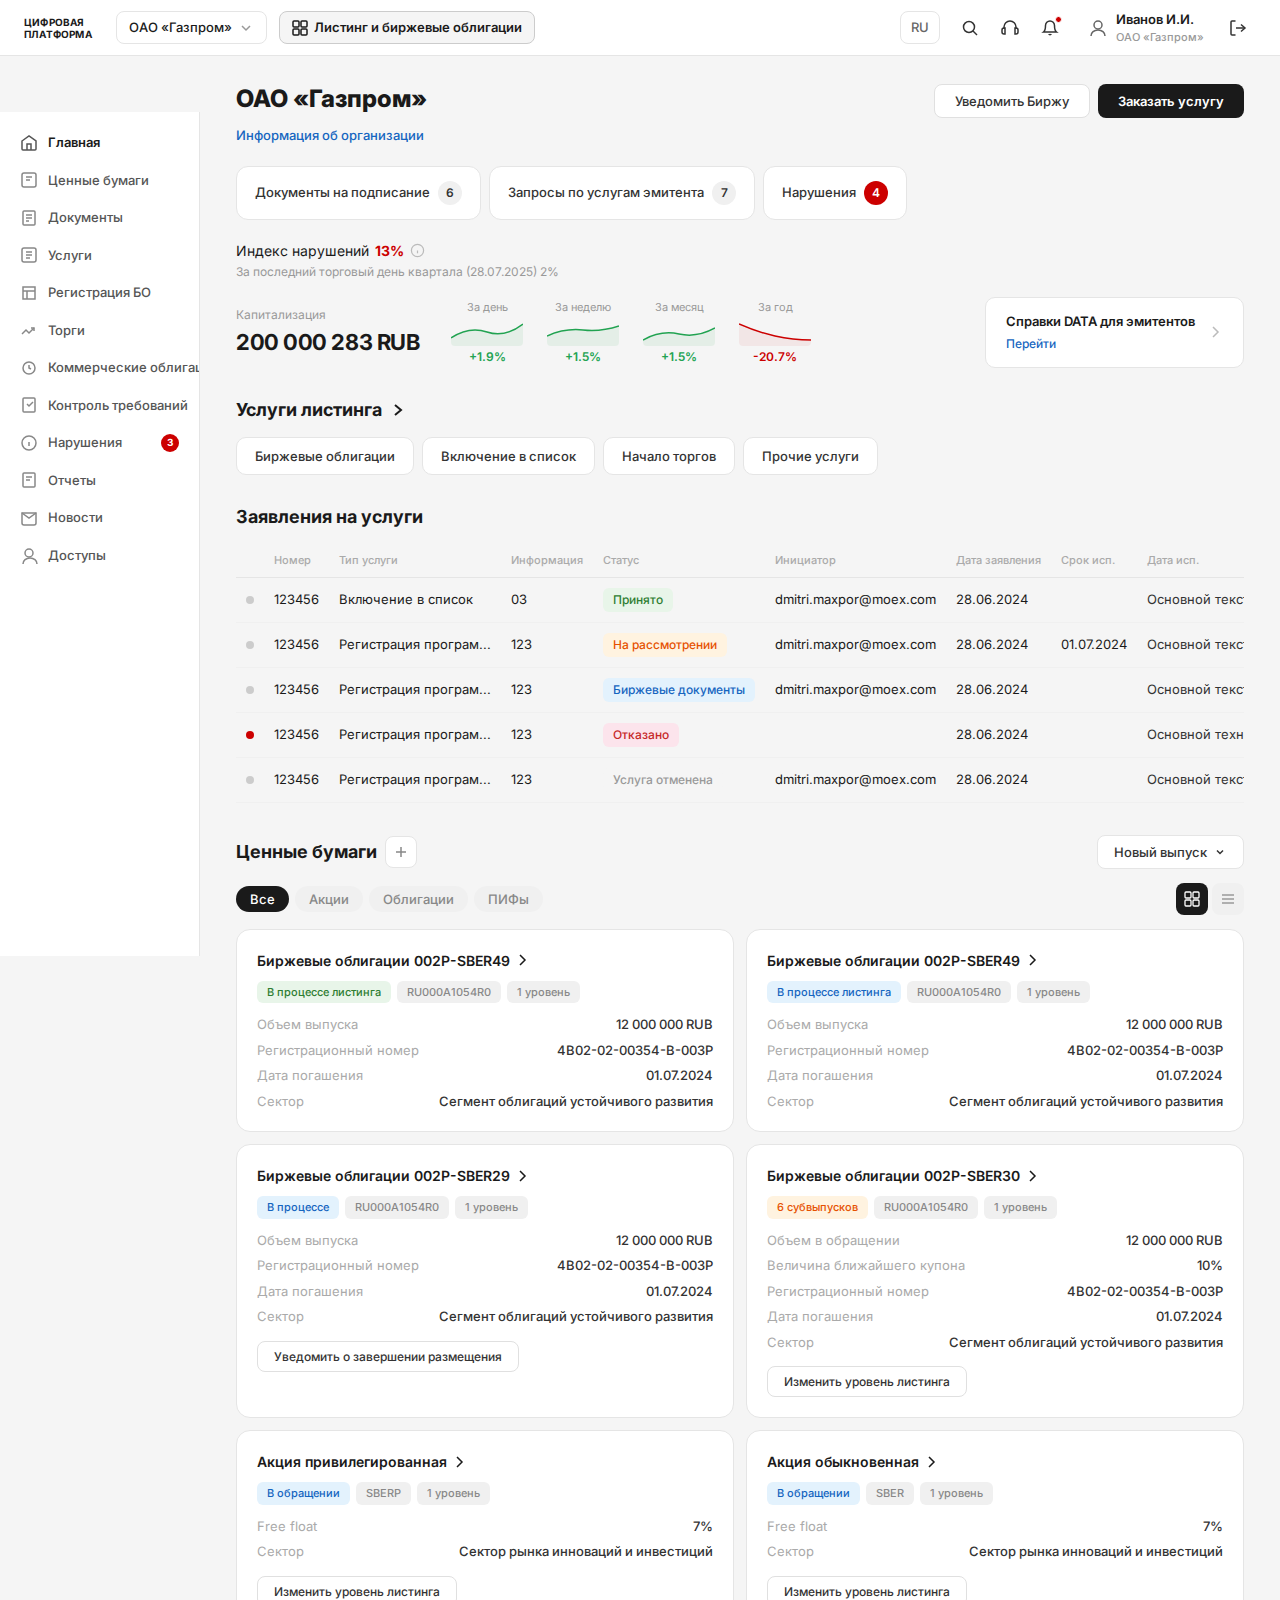
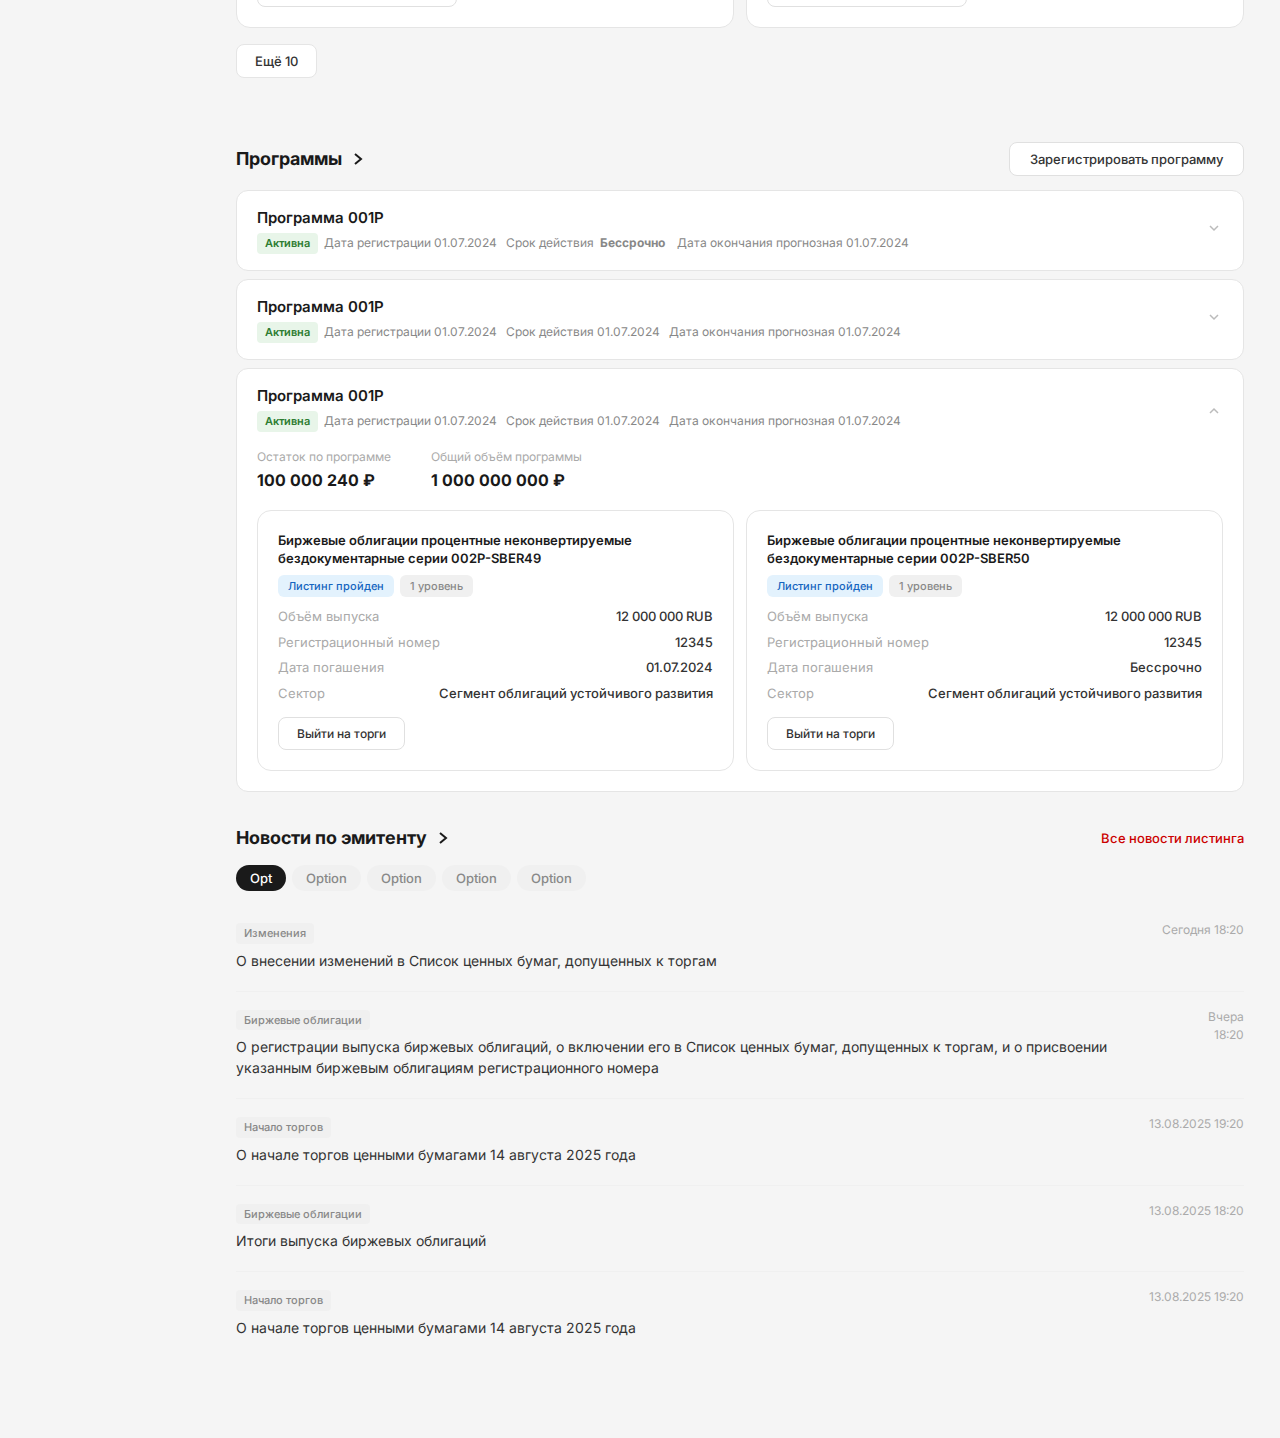
<file: listing.html>
<!DOCTYPE html>
<html lang="ru">
<head>
<meta charset="UTF-8">
<meta name="viewport" content="width=device-width, initial-scale=1.0">
<title>Листинг и биржевые облигации — MOEX Цифровая Платформа</title>
<link href="https://fonts.googleapis.com/css2?family=Inter:wght@400;500;600;700;800&display=swap" rel="stylesheet">
<link rel="stylesheet" href="header.css">
<style>
*, *::before, *::after { margin: 0; padding: 0; box-sizing: border-box; }
body { font-family: 'Inter', -apple-system, sans-serif; background: #f5f5f5; color: #1a1a1a; font-size: 14px; line-height: 1.5; overflow-x: hidden; }
a { text-decoration: none; color: inherit; cursor: pointer; }
button { cursor: pointer; font-family: inherit; border: none; background: none; }

/* ===== hide global sidebar, use own ===== */
.sidebar { display: none !important; }
.main { flex: 1; padding: 0; overflow-y: auto; }

/* ===== page wrapper ===== */
.page-wrap { display: flex; min-height: calc(100vh - 56px); }

/* ===== LEFT SIDEBAR ===== */
.ls { width: 200px; min-width: 200px; background: #fff; border-right: 1px solid #e5e5e5; padding: 12px 0; display: flex; flex-direction: column; position: sticky; top: 56px; height: calc(100vh - 56px); overflow-y: auto; }
.ls a { display: flex; align-items: center; gap: 10px; padding: 9px 20px; font-size: 13px; font-weight: 500; color: #555; transition: background .15s; white-space: nowrap; }
.ls a:hover { background: #f5f5f5; }
.ls a.active { color: #1a1a1a; font-weight: 600; }
.ls a svg { width: 18px; height: 18px; color: #888; flex-shrink: 0; }
.ls a.active svg { color: #555; }
.ls .ls-badge { margin-left: auto; background: #CC0000; color: #fff; font-size: 10px; font-weight: 700; min-width: 18px; height: 18px; display: flex; align-items: center; justify-content: center; border-radius: 9px; padding: 0 5px; }

/* ===== CONTENT ===== */
.ct { flex: 1; padding: 28px 36px 48px; min-width: 0; }

/* --- page head --- */
.ph { display: flex; align-items: flex-start; justify-content: space-between; margin-bottom: 6px; }
.ph h1 { font-size: 24px; font-weight: 800; line-height: 1.25; }
.ph-sub { font-size: 13px; color: #1565c0; font-weight: 500; margin-bottom: 20px; display: inline-block; }
.ph-sub:hover { text-decoration: underline; }
.ph-btns { display: flex; gap: 8px; flex-shrink: 0; }
.btn-o { padding: 8px 20px; border: 1px solid #e0e0e0; border-radius: 8px; font-size: 13px; font-weight: 500; color: #333; background: #fff; }
.btn-o:hover { border-color: #ccc; background: #f9f9f9; }
.btn-r { padding: 8px 20px; border-radius: 8px; font-size: 13px; font-weight: 600; color: #fff; background: #1a1a1a; }
.btn-r:hover { background: #333; }

/* --- tabs --- */
.tabs { display: flex; gap: 8px; margin-bottom: 20px; }
.tabs a { display: flex; align-items: center; gap: 8px; padding: 14px 18px; font-size: 13px; font-weight: 500; color: #333; border: 1px solid #e5e5e5; border-radius: 12px; background: #fff; transition: box-shadow .15s, border-color .15s; }
.tabs a:hover { border-color: #ccc; box-shadow: 0 2px 8px rgba(0,0,0,.06); }
.tabs .tb { background: #f0f0f0; color: #333; font-size: 12px; font-weight: 600; min-width: 24px; height: 24px; display: inline-flex; align-items: center; justify-content: center; border-radius: 12px; padding: 0 8px; flex-shrink: 0; }
.tabs .tb.red { background: #CC0000; color: #fff; }

/* --- index --- */
.idx { margin-bottom: 16px; }
.idx-row { display: flex; align-items: center; gap: 6px; margin-bottom: 2px; }
.idx-row b { color: #CC0000; }
.idx-row svg { width: 15px; height: 15px; color: #bbb; }
.idx-sub { font-size: 12px; color: #999; }

/* --- capitalization --- */
.cap { display: flex; align-items: center; gap: 24px; margin-bottom: 28px; flex-wrap: wrap; }
.cap-main { margin-right: 8px; }
.cap-label { font-size: 12px; color: #999; margin-bottom: 2px; }
.cap-val { font-size: 22px; font-weight: 700; letter-spacing: -0.02em; }
.cap-chart { display: flex; flex-direction: column; align-items: center; gap: 2px; }
.cap-chart-label { font-size: 11px; color: #999; }
.cap-spark { width: 72px; height: 28px; border-radius: 4px; overflow: hidden; position: relative; }
.cap-spark svg { width: 100%; height: 100%; }
.cap-pct { font-size: 12px; font-weight: 600; }
.cap-pct.g { color: #22a352; }
.cap-pct.r { color: #CC0000; }
.cap-data { margin-left: auto; border: 1px solid #e5e5e5; border-radius: 10px; padding: 14px 20px; background: #fff; display: flex; align-items: center; gap: 12px; }
.cap-data:hover { border-color: #ccc; box-shadow: 0 2px 6px rgba(0,0,0,.04); }
.cap-data b { font-size: 13px; font-weight: 600; color: #1a1a1a; display: block; margin-bottom: 1px; }
.cap-data span { font-size: 12px; color: #1565c0; font-weight: 500; }
.cap-data .cap-data-arr { color: #bbb; display: flex; }
.cap-data .cap-data-arr svg { width: 16px; height: 16px; }

/* --- section --- */
.sec-h { display: flex; align-items: center; gap: 6px; margin-bottom: 14px; }
.sec-h h2 { font-size: 18px; font-weight: 700; }
.sec-h .arr { color: #1a1a1a; display: inline-flex; }
.sec-h .arr svg { width: 18px; height: 18px; }

/* --- listing services --- */
.ls-filters { display: flex; gap: 8px; flex-wrap: wrap; margin-bottom: 28px; }
.lf { display: flex; align-items: center; gap: 8px; padding: 10px 18px; border: 1px solid #e5e5e5; border-radius: 10px; font-size: 13px; font-weight: 500; color: #333; background: #fff; transition: box-shadow .15s, border-color .15s; }
.lf:hover { border-color: #ccc; box-shadow: 0 2px 8px rgba(0,0,0,.06); }

/* --- applications table --- */
.at-wrap { margin-bottom: 32px; overflow-x: auto; }
.at { width: 100%; border-collapse: collapse; }
.at th { text-align: left; padding: 8px 10px; font-size: 11px; font-weight: 500; color: #aaa; border-bottom: 1px solid #e5e5e5; white-space: nowrap; }
.at td { padding: 10px 10px; font-size: 13px; border-bottom: 1px solid #f0f0f0; white-space: nowrap; }
.at tbody tr:hover { background: #fafafa; }
.at .dot { width: 8px; height: 8px; border-radius: 50%; display: inline-block; }
.at .dot-r { background: #CC0000; }
.at .dot-g { background: #ccc; }
.sb { display: inline-block; padding: 3px 10px; border-radius: 6px; font-size: 12px; font-weight: 500; white-space: nowrap; }
.sb-ok { background: #e8f5e9; color: #2e7d32; }
.sb-rev { background: #fff3e0; color: #e65100; }
.sb-doc { background: #e3f2fd; color: #1565c0; }
.sb-no { background: #fce4ec; color: #c62828; }
.sb-rm { background: #f5f5f5; color: #999; }
.at-link { color: #333; }

/* --- securities --- */
.sec-top { display: flex; align-items: center; justify-content: space-between; margin-bottom: 14px; }
.sec-top-l { display: flex; align-items: center; gap: 8px; }
.sec-top-r { display: flex; align-items: center; gap: 8px; }
.ib { width: 32px; height: 32px; display: flex; align-items: center; justify-content: center; border-radius: 8px; border: 1px solid #e5e5e5; background: #fff; color: #888; }
.ib:hover { border-color: #ccc; color: #333; }
.ib svg { width: 16px; height: 16px; }
.btn-dd { display: flex; align-items: center; gap: 6px; padding: 8px 16px; border: 1px solid #e5e5e5; border-radius: 8px; font-size: 13px; font-weight: 500; color: #333; background: #fff; }
.btn-dd:hover { border-color: #ccc; background: #f9f9f9; }
.btn-dd svg { width: 14px; height: 14px; }

.pills { display: flex; gap: 6px; }
.pill { padding: 5px 14px; border-radius: 20px; font-size: 13px; font-weight: 500; color: #888; background: #f0f0f0; }
.pill:hover { background: #e8e8e8; }
.pill.on { background: #1a1a1a; color: #fff; }

.sec-bar { display: flex; align-items: center; justify-content: space-between; margin-bottom: 14px; }
.vt { display: flex; gap: 4px; }
.vt button { width: 32px; height: 32px; display: flex; align-items: center; justify-content: center; border-radius: 8px; background: #f0f0f0; color: #999; }
.vt button:hover { background: #e8e8e8; }
.vt button.on { background: #1a1a1a; color: #fff; }
.vt button svg { width: 16px; height: 16px; }

/* --- security cards --- */
.sc-grid { display: grid; grid-template-columns: 1fr 1fr; gap: 12px; margin-bottom: 12px; }
.sc { background: #fff; border: 1px solid #e5e5e5; border-radius: 14px; padding: 20px; }
.sc:hover { box-shadow: 0 2px 8px rgba(0,0,0,.05); }
.sc-title { font-size: 14px; font-weight: 600; display: flex; align-items: center; gap: 4px; margin-bottom: 10px; }
.sc-title .go { color: #1a1a1a; display: inline-flex; }
.sc-title .go svg { width: 16px; height: 16px; }
.sc-badges { display: flex; gap: 6px; flex-wrap: wrap; margin-bottom: 12px; }
.badge-s { padding: 3px 10px; border-radius: 6px; font-size: 11px; font-weight: 500; }
.badge-s.green { background: #e8f5e9; color: #2e7d32; }
.badge-s.blue { background: #e3f2fd; color: #1565c0; }
.badge-s.gray { background: #f0f0f0; color: #888; }
.badge-s.orange { background: #fff3e0; color: #e65100; }
.sc-rows { display: flex; flex-direction: column; gap: 6px; font-size: 13px; }
.sc-row { display: flex; justify-content: space-between; }
.sc-row dt { color: #aaa; }
.sc-row dd { color: #333; font-weight: 500; text-align: right; }
.sc-foot { margin-top: 14px; }
.sc-btn { padding: 7px 16px; border: 1px solid #e0e0e0; border-radius: 8px; font-size: 12px; font-weight: 500; color: #333; background: #fff; }
.sc-btn:hover { border-color: #ccc; background: #f9f9f9; }
.more-btn { margin-top: 4px; display: inline-flex; padding: 8px 18px; border: 1px solid #e5e5e5; border-radius: 8px; font-size: 13px; font-weight: 500; color: #333; background: #fff; margin-bottom: 32px; }
.more-btn:hover { border-color: #ccc; background: #f9f9f9; }

/* --- programs --- */
.prg-top { display: flex; align-items: center; justify-content: space-between; margin-bottom: 14px; }
.prg { background: #fff; border: 1px solid #e5e5e5; border-radius: 12px; margin-bottom: 8px; }
.prg-hd { padding: 16px 20px; display: flex; align-items: center; justify-content: space-between; cursor: pointer; }
.prg-hd:hover { background: #fafafa; border-radius: 12px; }
.prg-name { font-size: 15px; font-weight: 600; margin-bottom: 4px; }
.prg-meta { font-size: 12px; color: #888; display: flex; gap: 6px; align-items: center; flex-wrap: wrap; }
.prg-meta .tag { padding: 2px 8px; border-radius: 4px; font-size: 11px; font-weight: 600; background: #e8f5e9; color: #2e7d32; }
.prg-chev { color: #bbb; transition: transform .2s; }
.prg-chev svg { width: 18px; height: 18px; }
.prg-chev.open { transform: rotate(180deg); }
.prg-bd { padding: 0 20px 20px; display: none; }
.prg-bd.open { display: block; }
.prg-stats { display: flex; gap: 40px; margin-bottom: 18px; }
.prg-st-label { font-size: 12px; color: #aaa; margin-bottom: 2px; }
.prg-st-val { font-size: 16px; font-weight: 700; }
.prg-bonds { display: grid; grid-template-columns: 1fr 1fr; gap: 12px; }
.pb { border: 1px solid #e5e5e5; border-radius: 14px; padding: 20px; background: #fff; }
.pb-title { font-size: 13px; font-weight: 600; line-height: 1.4; margin-bottom: 8px; }
.pb .sc-badges { margin-bottom: 10px; }
.pb .sc-rows { font-size: 13px; }
.pb-btn { margin-top: 14px; padding: 8px 18px; border: 1px solid #e0e0e0; border-radius: 8px; font-size: 12px; font-weight: 500; color: #333; background: #fff; display: inline-block; }
.pb-btn:hover { border-color: #ccc; background: #f9f9f9; }

/* --- news --- */
.nw-top { display: flex; align-items: center; justify-content: space-between; margin-bottom: 14px; }
.nw-top-r a { font-size: 13px; color: #CC0000; font-weight: 500; }
.nw-top-r a:hover { text-decoration: underline; }
.nw-pills { display: flex; gap: 6px; margin-bottom: 14px; }
.ni { padding: 16px 0; border-bottom: 1px solid #f0f0f0; }
.ni:last-child { border-bottom: none; }
.ni-tag { display: inline-block; padding: 2px 8px; border-radius: 4px; font-size: 11px; font-weight: 500; background: #f0f0f0; color: #888; margin-bottom: 6px; }
.ni-title { font-size: 14px; color: #333; line-height: 1.5; margin-bottom: 4px; }
.ni-date { font-size: 12px; color: #aaa; text-align: right; }
.ni-row { display: flex; justify-content: space-between; gap: 24px; }

/* --- scrollbar --- */
.ct::-webkit-scrollbar { width: 6px; }
.ct::-webkit-scrollbar-thumb { background: #ddd; border-radius: 3px; }

/* --- responsive --- */
@media(max-width:1024px) { .sc-grid,.prg-bonds { grid-template-columns:1fr; } .cap { gap:16px; } }
@media(max-width:768px) { .ls { display:none; } .ct { padding:20px 16px 32px; } .ph { flex-direction:column; gap:12px; } .tabs { overflow-x:auto; } }
@media(max-width:480px) { .ct { padding:16px 12px 24px; } .ph h1 { font-size:20px; } .cap-val { font-size:18px; } }
</style>
</head>
<body>

<div class="layout">
  <main class="main">
    <div class="page-wrap">

      <!-- ===== LEFT SIDEBAR ===== -->
      <aside class="ls">
        <a href="#" class="active">
          <svg viewBox="0 0 18 18" fill="none" stroke="currentColor" stroke-width="1.5"><path d="M2 7l7-5 7 5v8a1 1 0 01-1 1H3a1 1 0 01-1-1V7z"/><path d="M7 16V10h4v6"/></svg>
          Главная
        </a>
        <a href="#">
          <svg viewBox="0 0 18 18" fill="none" stroke="currentColor" stroke-width="1.5"><rect x="2" y="2" width="14" height="14" rx="2"/><path d="M6 6h6M6 9h4"/></svg>
          Ценные бумаги
        </a>
        <a href="#">
          <svg viewBox="0 0 18 18" fill="none" stroke="currentColor" stroke-width="1.5"><path d="M4 2h10a1 1 0 011 1v12a1 1 0 01-1 1H4a1 1 0 01-1-1V3a1 1 0 011-1z"/><path d="M6 6h6M6 9h6M6 12h3"/></svg>
          Документы
        </a>
        <a href="#">
          <svg viewBox="0 0 18 18" fill="none" stroke="currentColor" stroke-width="1.5"><rect x="2" y="2" width="14" height="14" rx="2"/><path d="M6 6h6M6 9h6M6 12h4"/></svg>
          Услуги
        </a>
        <a href="#">
          <svg viewBox="0 0 18 18" fill="none" stroke="currentColor" stroke-width="1.5"><path d="M3 3h12v12H3z"/><path d="M3 7h12M7 7v8"/></svg>
          Регистрация БО
        </a>
        <a href="#">
          <svg viewBox="0 0 18 18" fill="none" stroke="currentColor" stroke-width="1.5"><path d="M2 13l4-4 3 3 5-5"/><path d="M11 7h3v3"/></svg>
          Торги
        </a>
        <a href="#">
          <svg viewBox="0 0 18 18" fill="none" stroke="currentColor" stroke-width="1.5"><circle cx="9" cy="9" r="6"/><path d="M9 6v3l2 1"/></svg>
          Коммерческие облигации
        </a>
        <a href="#">
          <svg viewBox="0 0 18 18" fill="none" stroke="currentColor" stroke-width="1.5"><path d="M4 2h10a1 1 0 011 1v12a1 1 0 01-1 1H4a1 1 0 01-1-1V3a1 1 0 011-1z"/><path d="M7 8l2 2 4-4"/></svg>
          Контроль требований
        </a>
        <a href="#">
          <svg viewBox="0 0 18 18" fill="none" stroke="currentColor" stroke-width="1.5"><circle cx="9" cy="9" r="7"/><path d="M9 6v.01M9 8v4"/></svg>
          Нарушения
          <span class="ls-badge">3</span>
        </a>
        <a href="#">
          <svg viewBox="0 0 18 18" fill="none" stroke="currentColor" stroke-width="1.5"><path d="M4 2h10a1 1 0 011 1v12a1 1 0 01-1 1H4a1 1 0 01-1-1V3a1 1 0 011-1z"/><path d="M6 6h6M6 9h4"/></svg>
          Отчеты
        </a>
        <a href="#">
          <svg viewBox="0 0 18 18" fill="none" stroke="currentColor" stroke-width="1.5"><path d="M2 4h14v10a2 2 0 01-2 2H4a2 2 0 01-2-2V4z"/><path d="M2 4l7 5 7-5"/></svg>
          Новости
        </a>
        <a href="#">
          <svg viewBox="0 0 18 18" fill="none" stroke="currentColor" stroke-width="1.5"><circle cx="9" cy="7" r="4"/><path d="M3 18c0-3.5 3.1-6 7-6s7 2.5 7 6"/></svg>
          Доступы
        </a>
      </aside>

      <!-- ===== CONTENT ===== -->
      <div class="ct">

        <!-- PAGE HEAD -->
        <div class="ph">
          <h1>ОАО «Газпром»</h1>
          <div class="ph-btns">
            <button class="btn-o">Уведомить Биржу</button>
            <button class="btn-r">Заказать услугу</button>
          </div>
        </div>
        <a href="#" class="ph-sub">Информация об организации</a>

        <!-- TABS -->
        <div class="tabs">
          <a href="#">Документы на подписание <span class="tb">6</span></a>
          <a href="#">Запросы по услугам эмитента <span class="tb">7</span></a>
          <a href="#">Нарушения <span class="tb red">4</span></a>
        </div>

        <!-- INDEX -->
        <div class="idx">
          <div class="idx-row">
            <span>Индекс нарушений</span>
            <b>13%</b>
            <svg viewBox="0 0 16 16" fill="none" stroke="currentColor" stroke-width="1.3"><circle cx="8" cy="8" r="6.5"/><path d="M8 11V8M8 5.5v0"/></svg>
          </div>
          <div class="idx-sub">За последний торговый день квартала (28.07.2025) 2%</div>
        </div>

        <!-- CAPITALIZATION -->
        <div class="cap">
          <div class="cap-main">
            <div class="cap-label">Капитализация</div>
            <div class="cap-val">200 000 283 RUB</div>
          </div>

          <div class="cap-chart">
            <div class="cap-chart-label">За день</div>
            <div class="cap-spark"><svg viewBox="0 0 72 28" fill="none"><path d="M0 20 Q18 8 36 14 T72 6" stroke="#22a352" stroke-width="1.5" fill="none"/><path d="M0 20 Q18 8 36 14 T72 6 V28 H0Z" fill="rgba(34,163,82,.08)"/></svg></div>
            <div class="cap-pct g">+1.9%</div>
          </div>
          <div class="cap-chart">
            <div class="cap-chart-label">За неделю</div>
            <div class="cap-spark"><svg viewBox="0 0 72 28" fill="none"><path d="M0 18 Q18 10 36 12 T72 8" stroke="#22a352" stroke-width="1.5" fill="none"/><path d="M0 18 Q18 10 36 12 T72 8 V28 H0Z" fill="rgba(34,163,82,.08)"/></svg></div>
            <div class="cap-pct g">+1.5%</div>
          </div>
          <div class="cap-chart">
            <div class="cap-chart-label">За месяц</div>
            <div class="cap-spark"><svg viewBox="0 0 72 28" fill="none"><path d="M0 22 Q18 12 36 16 T72 10" stroke="#22a352" stroke-width="1.5" fill="none"/><path d="M0 22 Q18 12 36 16 T72 10 V28 H0Z" fill="rgba(34,163,82,.08)"/></svg></div>
            <div class="cap-pct g">+1.5%</div>
          </div>
          <div class="cap-chart">
            <div class="cap-chart-label">За год</div>
            <div class="cap-spark"><svg viewBox="0 0 72 28" fill="none"><path d="M0 6 Q18 14 36 18 T72 22" stroke="#CC0000" stroke-width="1.5" fill="none"/><path d="M0 6 Q18 14 36 18 T72 22 V28 H0Z" fill="rgba(204,0,0,.06)"/></svg></div>
            <div class="cap-pct r">-20.7%</div>
          </div>

          <a href="#" class="cap-data">
            <div>
              <b>Справки DATA для эмитентов</b>
              <span>Перейти</span>
            </div>
            <span class="cap-data-arr"><svg viewBox="0 0 16 16" fill="none" stroke="currentColor" stroke-width="1.5"><path d="M6 3l5 5-5 5"/></svg></span>
          </a>
        </div>

        <!-- УСЛУГИ ЛИСТИНГА -->
        <div style="margin-bottom: 28px;">
          <div class="sec-h">
            <h2>Услуги листинга</h2>
            <span class="arr"><svg viewBox="0 0 18 18" fill="none" stroke="currentColor" stroke-width="2"><path d="M7 4l6 5-6 5"/></svg></span>
          </div>
          <div class="ls-filters">
            <button class="lf">Биржевые облигации</button>
            <button class="lf">Включение в список</button>
            <button class="lf">Начало торгов</button>
            <button class="lf">Прочие услуги</button>
          </div>
        </div>

        <!-- ЗАЯВЛЕНИЯ НА УСЛУГИ -->
        <div class="sec-h"><h2>Заявления на услуги</h2></div>
        <div class="at-wrap">
          <table class="at">
            <thead><tr>
              <th></th><th>Номер</th><th>Тип услуги</th><th>Информация</th><th>Статус</th><th>Инициатор</th><th>Дата заявления</th><th>Срок исп.</th><th>Дата исп.</th>
            </tr></thead>
            <tbody>
              <tr>
                <td><span class="dot dot-g"></span></td>
                <td>123456</td><td>Включение в список</td><td>03</td>
                <td><span class="sb sb-ok">Принято</span></td>
                <td>dmitri.maxpor@moex.com</td><td>28.06.2024</td><td></td>
                <td class="at-link">Основной текст Основно...</td>
              </tr>
              <tr>
                <td><span class="dot dot-g"></span></td>
                <td>123456</td><td>Регистрация програм...</td><td>123</td>
                <td><span class="sb sb-rev">На рассмотрении</span></td>
                <td>dmitri.maxpor@moex.com</td><td>28.06.2024</td><td>01.07.2024</td>
                <td class="at-link">Основной текст Основно...</td>
              </tr>
              <tr>
                <td><span class="dot dot-g"></span></td>
                <td>123456</td><td>Регистрация програм...</td><td>123</td>
                <td><span class="sb sb-doc">Биржевые документы</span></td>
                <td>dmitri.maxpor@moex.com</td><td>28.06.2024</td><td></td>
                <td class="at-link">Основной текст Основно...</td>
              </tr>
              <tr>
                <td><span class="dot dot-r"></span></td>
                <td>123456</td><td>Регистрация програм...</td><td>123</td>
                <td><span class="sb sb-no">Отказано</span></td>
                <td></td><td>28.06.2024</td><td></td>
                <td class="at-link">Основной техноошибки текс...</td>
              </tr>
              <tr>
                <td><span class="dot dot-g"></span></td>
                <td>123456</td><td>Регистрация програм...</td><td>123</td>
                <td><span class="sb sb-rm">Услуга отменена</span></td>
                <td>dmitri.maxpor@moex.com</td><td>28.06.2024</td><td></td>
                <td class="at-link">Основной текст Основной тек...</td>
              </tr>
            </tbody>
          </table>
        </div>

        <!-- ЦЕННЫЕ БУМАГИ -->
        <div style="margin-bottom:32px;">
          <div class="sec-top">
            <div class="sec-top-l">
              <h2 style="font-size:18px;font-weight:700;">Ценные бумаги</h2>
              <button class="ib"><svg viewBox="0 0 16 16" fill="none" stroke="currentColor" stroke-width="1.5"><path d="M8 3v10M3 8h10"/></svg></button>
            </div>
            <div class="sec-top-r">
              <button class="btn-dd">Новый выпуск <svg viewBox="0 0 14 14" fill="none" stroke="currentColor" stroke-width="1.5"><path d="M4 5.5l3 3 3-3"/></svg></button>
            </div>
          </div>

          <div class="sec-bar">
            <div class="pills">
              <button class="pill on">Все</button>
              <button class="pill">Акции</button>
              <button class="pill">Облигации</button>
              <button class="pill">ПИФы</button>
            </div>
            <div class="vt">
              <button class="on"><svg viewBox="0 0 16 16" fill="none" stroke="currentColor" stroke-width="1.3"><rect x="1" y="1" width="6" height="6" rx="1"/><rect x="9" y="1" width="6" height="6" rx="1"/><rect x="1" y="9" width="6" height="6" rx="1"/><rect x="9" y="9" width="6" height="6" rx="1"/></svg></button>
              <button><svg viewBox="0 0 16 16" fill="none" stroke="currentColor" stroke-width="1.3"><path d="M2 4h12M2 8h12M2 12h12"/></svg></button>
            </div>
          </div>

          <!-- row 1 -->
          <div class="sc-grid">
            <div class="sc">
              <div class="sc-title">Биржевые облигации 002P-SBER49 <span class="go"><svg viewBox="0 0 16 16" fill="none" stroke="currentColor" stroke-width="1.5"><path d="M6 3l5 5-5 5"/></svg></span></div>
              <div class="sc-badges">
                <span class="badge-s green">В процессе листинга</span>
                <span class="badge-s gray">RU000A1054R0</span>
                <span class="badge-s gray">1 уровень</span>
              </div>
              <dl class="sc-rows">
                <div class="sc-row"><dt>Объем выпуска</dt><dd>12 000 000 RUB</dd></div>
                <div class="sc-row"><dt>Регистрационный номер</dt><dd>4B02-02-00354-B-003P</dd></div>
                <div class="sc-row"><dt>Дата погашения</dt><dd>01.07.2024</dd></div>
                <div class="sc-row"><dt>Сектор</dt><dd>Сегмент облигаций устойчивого развития</dd></div>
              </dl>
            </div>
            <div class="sc">
              <div class="sc-title">Биржевые облигации 002P-SBER49 <span class="go"><svg viewBox="0 0 16 16" fill="none" stroke="currentColor" stroke-width="1.5"><path d="M6 3l5 5-5 5"/></svg></span></div>
              <div class="sc-badges">
                <span class="badge-s blue">В процессе листинга</span>
                <span class="badge-s gray">RU000A1054R0</span>
                <span class="badge-s gray">1 уровень</span>
              </div>
              <dl class="sc-rows">
                <div class="sc-row"><dt>Объем выпуска</dt><dd>12 000 000 RUB</dd></div>
                <div class="sc-row"><dt>Регистрационный номер</dt><dd>4B02-02-00354-B-003P</dd></div>
                <div class="sc-row"><dt>Дата погашения</dt><dd>01.07.2024</dd></div>
                <div class="sc-row"><dt>Сектор</dt><dd>Сегмент облигаций устойчивого развития</dd></div>
              </dl>
            </div>
          </div>

          <!-- row 2 -->
          <div class="sc-grid">
            <div class="sc">
              <div class="sc-title">Биржевые облигации 002P-SBER29 <span class="go"><svg viewBox="0 0 16 16" fill="none" stroke="currentColor" stroke-width="1.5"><path d="M6 3l5 5-5 5"/></svg></span></div>
              <div class="sc-badges">
                <span class="badge-s blue">В процессе</span>
                <span class="badge-s gray">RU000A1054R0</span>
                <span class="badge-s gray">1 уровень</span>
              </div>
              <dl class="sc-rows">
                <div class="sc-row"><dt>Объем выпуска</dt><dd>12 000 000 RUB</dd></div>
                <div class="sc-row"><dt>Регистрационный номер</dt><dd>4B02-02-00354-B-003P</dd></div>
                <div class="sc-row"><dt>Дата погашения</dt><dd>01.07.2024</dd></div>
                <div class="sc-row"><dt>Сектор</dt><dd>Сегмент облигаций устойчивого развития</dd></div>
              </dl>
              <div class="sc-foot"><button class="sc-btn">Уведомить о завершении размещения</button></div>
            </div>
            <div class="sc">
              <div class="sc-title">Биржевые облигации 002P-SBER30 <span class="go"><svg viewBox="0 0 16 16" fill="none" stroke="currentColor" stroke-width="1.5"><path d="M6 3l5 5-5 5"/></svg></span></div>
              <div class="sc-badges">
                <span class="badge-s orange">6 субвыпусков</span>
                <span class="badge-s gray">RU000A1054R0</span>
                <span class="badge-s gray">1 уровень</span>
              </div>
              <dl class="sc-rows">
                <div class="sc-row"><dt>Объем в обращении</dt><dd>12 000 000 RUB</dd></div>
                <div class="sc-row"><dt>Величина ближайшего купона</dt><dd>10%</dd></div>
                <div class="sc-row"><dt>Регистрационный номер</dt><dd>4B02-02-00354-B-003P</dd></div>
                <div class="sc-row"><dt>Дата погашения</dt><dd>01.07.2024</dd></div>
                <div class="sc-row"><dt>Сектор</dt><dd>Сегмент облигаций устойчивого развития</dd></div>
              </dl>
              <div class="sc-foot"><button class="sc-btn">Изменить уровень листинга</button></div>
            </div>
          </div>

          <!-- row 3 -->
          <div class="sc-grid">
            <div class="sc">
              <div class="sc-title">Акция привилегированная <span class="go"><svg viewBox="0 0 16 16" fill="none" stroke="currentColor" stroke-width="1.5"><path d="M6 3l5 5-5 5"/></svg></span></div>
              <div class="sc-badges">
                <span class="badge-s blue">В обращении</span>
                <span class="badge-s gray">SBERP</span>
                <span class="badge-s gray">1 уровень</span>
              </div>
              <dl class="sc-rows">
                <div class="sc-row"><dt>Free float</dt><dd>7%</dd></div>
                <div class="sc-row"><dt>Сектор</dt><dd>Сектор рынка инноваций и инвестиций</dd></div>
              </dl>
              <div class="sc-foot"><button class="sc-btn">Изменить уровень листинга</button></div>
            </div>
            <div class="sc">
              <div class="sc-title">Акция обыкновенная <span class="go"><svg viewBox="0 0 16 16" fill="none" stroke="currentColor" stroke-width="1.5"><path d="M6 3l5 5-5 5"/></svg></span></div>
              <div class="sc-badges">
                <span class="badge-s blue">В обращении</span>
                <span class="badge-s gray">SBER</span>
                <span class="badge-s gray">1 уровень</span>
              </div>
              <dl class="sc-rows">
                <div class="sc-row"><dt>Free float</dt><dd>7%</dd></div>
                <div class="sc-row"><dt>Сектор</dt><dd>Сектор рынка инноваций и инвестиций</dd></div>
              </dl>
              <div class="sc-foot"><button class="sc-btn">Изменить уровень листинга</button></div>
            </div>
          </div>

          <button class="more-btn">Ещё 10</button>
        </div>

        <!-- ПРОГРАММЫ -->
        <div style="margin-bottom:32px;">
          <div class="prg-top">
            <div class="sec-h" style="margin-bottom:0;">
              <h2>Программы</h2>
              <span class="arr"><svg viewBox="0 0 18 18" fill="none" stroke="currentColor" stroke-width="2"><path d="M7 4l6 5-6 5"/></svg></span>
            </div>
            <button class="btn-o">Зарегистрировать программу</button>
          </div>

          <!-- prg 1 closed -->
          <div class="prg">
            <div class="prg-hd" onclick="togglePrg(this)">
              <div>
                <div class="prg-name">Программа 001P</div>
                <div class="prg-meta">
                  <span class="tag">Активна</span>
                  Дата регистрации 01.07.2024 &nbsp; Срок действия <b>Бессрочно</b> &nbsp; Дата окончания прогнозная 01.07.2024
                </div>
              </div>
              <span class="prg-chev"><svg viewBox="0 0 18 18" fill="none" stroke="currentColor" stroke-width="1.5"><path d="M5 7l4 4 4-4"/></svg></span>
            </div>
            <div class="prg-bd">
              <div class="prg-stats">
                <div><div class="prg-st-label">Остаток по программе</div><div class="prg-st-val">100 000 240 ₽</div></div>
                <div><div class="prg-st-label">Общий объём программы</div><div class="prg-st-val">1 000 000 000 ₽</div></div>
              </div>
            </div>
          </div>

          <!-- prg 2 closed -->
          <div class="prg">
            <div class="prg-hd" onclick="togglePrg(this)">
              <div>
                <div class="prg-name">Программа 001P</div>
                <div class="prg-meta">
                  <span class="tag">Активна</span>
                  Дата регистрации 01.07.2024 &nbsp; Срок действия 01.07.2024 &nbsp; Дата окончания прогнозная 01.07.2024
                </div>
              </div>
              <span class="prg-chev"><svg viewBox="0 0 18 18" fill="none" stroke="currentColor" stroke-width="1.5"><path d="M5 7l4 4 4-4"/></svg></span>
            </div>
            <div class="prg-bd">
              <div class="prg-stats">
                <div><div class="prg-st-label">Остаток по программе</div><div class="prg-st-val">100 000 240 ₽</div></div>
                <div><div class="prg-st-label">Общий объём программы</div><div class="prg-st-val">1 000 000 000 ₽</div></div>
              </div>
            </div>
          </div>

          <!-- prg 3 open with bonds -->
          <div class="prg">
            <div class="prg-hd" onclick="togglePrg(this)">
              <div>
                <div class="prg-name">Программа 001P</div>
                <div class="prg-meta">
                  <span class="tag">Активна</span>
                  Дата регистрации 01.07.2024 &nbsp; Срок действия 01.07.2024 &nbsp; Дата окончания прогнозная 01.07.2024
                </div>
              </div>
              <span class="prg-chev open"><svg viewBox="0 0 18 18" fill="none" stroke="currentColor" stroke-width="1.5"><path d="M5 7l4 4 4-4"/></svg></span>
            </div>
            <div class="prg-bd open">
              <div class="prg-stats">
                <div><div class="prg-st-label">Остаток по программе</div><div class="prg-st-val">100 000 240 ₽</div></div>
                <div><div class="prg-st-label">Общий объём программы</div><div class="prg-st-val">1 000 000 000 ₽</div></div>
              </div>
              <div class="prg-bonds">
                <div class="pb">
                  <div class="pb-title">Биржевые облигации процентные неконвертируемые бездокументарные серии 002P-SBER49</div>
                  <div class="sc-badges">
                    <span class="badge-s blue">Листинг пройден</span>
                    <span class="badge-s gray">1 уровень</span>
                  </div>
                  <dl class="sc-rows">
                    <div class="sc-row"><dt>Объём выпуска</dt><dd>12 000 000 RUB</dd></div>
                    <div class="sc-row"><dt>Регистрационный номер</dt><dd>12345</dd></div>
                    <div class="sc-row"><dt>Дата погашения</dt><dd>01.07.2024</dd></div>
                    <div class="sc-row"><dt>Сектор</dt><dd>Сегмент облигаций устойчивого развития</dd></div>
                  </dl>
                  <button class="pb-btn">Выйти на торги</button>
                </div>
                <div class="pb">
                  <div class="pb-title">Биржевые облигации процентные неконвертируемые бездокументарные серии 002P-SBER50</div>
                  <div class="sc-badges">
                    <span class="badge-s blue">Листинг пройден</span>
                    <span class="badge-s gray">1 уровень</span>
                  </div>
                  <dl class="sc-rows">
                    <div class="sc-row"><dt>Объём выпуска</dt><dd>12 000 000 RUB</dd></div>
                    <div class="sc-row"><dt>Регистрационный номер</dt><dd>12345</dd></div>
                    <div class="sc-row"><dt>Дата погашения</dt><dd>Бессрочно</dd></div>
                    <div class="sc-row"><dt>Сектор</dt><dd>Сегмент облигаций устойчивого развития</dd></div>
                  </dl>
                  <button class="pb-btn">Выйти на торги</button>
                </div>
              </div>
            </div>
          </div>
        </div>

        <!-- НОВОСТИ ПО ЭМИТЕНТУ -->
        <div style="margin-bottom:32px;">
          <div class="nw-top">
            <div class="sec-h" style="margin-bottom:0;">
              <h2>Новости по эмитенту</h2>
              <span class="arr"><svg viewBox="0 0 18 18" fill="none" stroke="currentColor" stroke-width="2"><path d="M7 4l6 5-6 5"/></svg></span>
            </div>
            <div class="nw-top-r"><a href="#">Все новости листинга</a></div>
          </div>

          <div class="nw-pills">
            <button class="pill on">Opt</button>
            <button class="pill">Option</button>
            <button class="pill">Option</button>
            <button class="pill">Option</button>
            <button class="pill">Option</button>
          </div>

          <div class="ni">
            <div class="ni-row">
              <div>
                <span class="ni-tag">Изменения</span>
                <div class="ni-title">О внесении изменений в Список ценных бумаг, допущенных к торгам</div>
              </div>
              <div class="ni-date">Сегодня 18:20</div>
            </div>
          </div>
          <div class="ni">
            <div class="ni-row">
              <div>
                <span class="ni-tag">Биржевые облигации</span>
                <div class="ni-title">О регистрации выпуска биржевых облигаций, о включении его в Список ценных бумаг, допущенных к торгам, и о присвоении указанным биржевым облигациям регистрационного номера</div>
              </div>
              <div class="ni-date">Вчера 18:20</div>
            </div>
          </div>
          <div class="ni">
            <div class="ni-row">
              <div>
                <span class="ni-tag">Начало торгов</span>
                <div class="ni-title">О начале торгов ценными бумагами 14 августа 2025 года</div>
              </div>
              <div class="ni-date">13.08.2025 19:20</div>
            </div>
          </div>
          <div class="ni">
            <div class="ni-row">
              <div>
                <span class="ni-tag">Биржевые облигации</span>
                <div class="ni-title">Итоги выпуска биржевых облигаций</div>
              </div>
              <div class="ni-date">13.08.2025 18:20</div>
            </div>
          </div>
          <div class="ni">
            <div class="ni-row">
              <div>
                <span class="ni-tag">Начало торгов</span>
                <div class="ni-title">О начале торгов ценными бумагами 14 августа 2025 года</div>
              </div>
              <div class="ni-date">13.08.2025 19:20</div>
            </div>
          </div>
        </div>

      </div><!-- /ct -->
    </div><!-- /page-wrap -->
  </main>
</div>

<script src="header.js"></script>
<script>
function togglePrg(hd) {
  var bd = hd.nextElementSibling;
  var ch = hd.querySelector('.prg-chev');
  bd.classList.toggle('open');
  ch.classList.toggle('open');
}
</script>
</body>
</html>
</file>
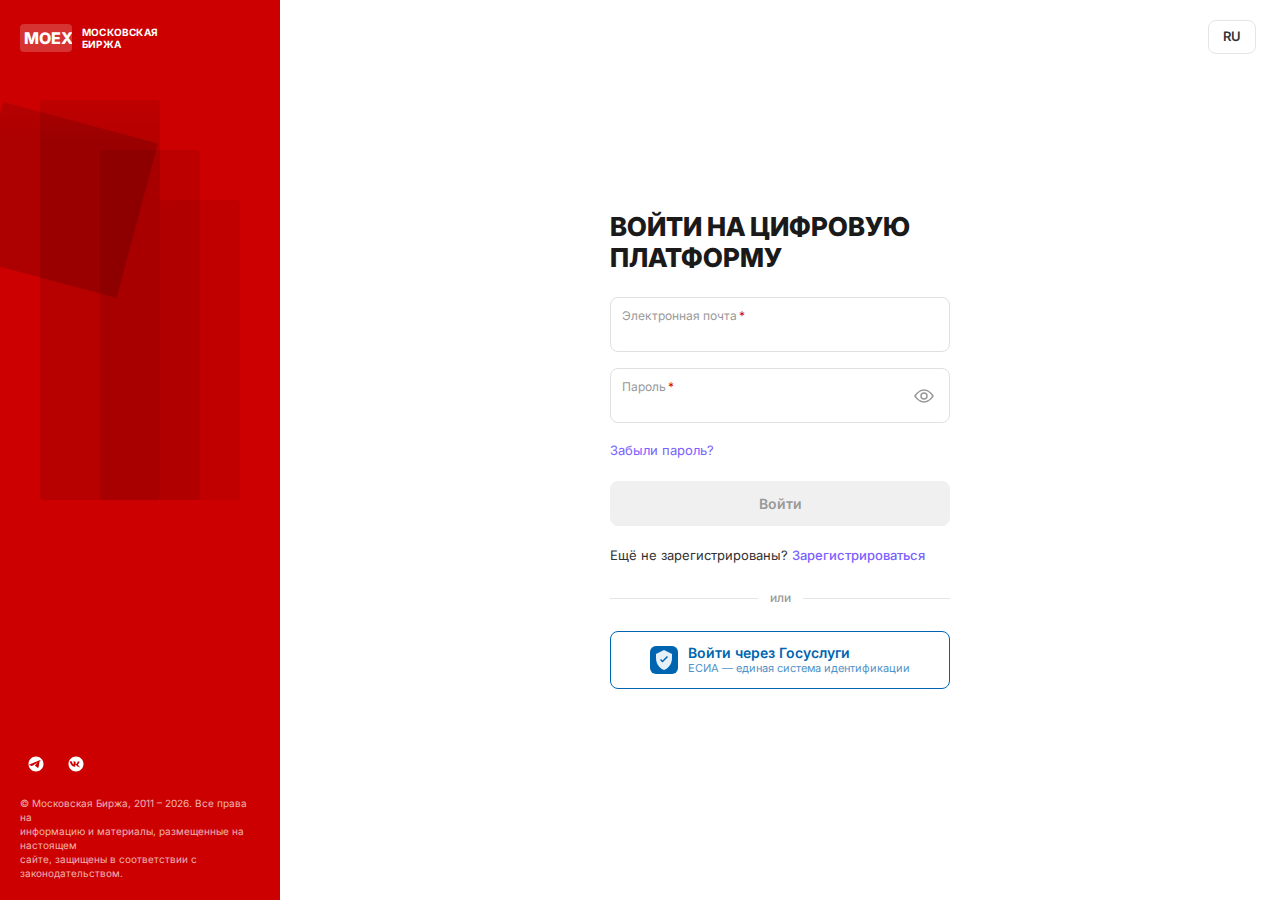
<file: login.html>
<!DOCTYPE html>
<html lang="ru">
<head>
<meta charset="UTF-8">
<meta name="viewport" content="width=device-width, initial-scale=1.0">
<title>Вход — MOEX Цифровая Платформа</title>
<link href="https://fonts.googleapis.com/css2?family=Inter:wght@400;500;600;700;800&display=swap" rel="stylesheet">
<style>
*, *::before, *::after { margin: 0; padding: 0; box-sizing: border-box; }
body { font-family: 'Inter', -apple-system, sans-serif; background: #fff; color: #1a1a1a; font-size: 14px; line-height: 1.5; overflow: hidden; }
a { text-decoration: none; color: inherit; cursor: pointer; }

/* ===== LAYOUT ===== */
.login-layout {
  display: flex;
  min-height: 100vh;
}

/* ===== LEFT PANEL ===== */
.login-left {
  width: 280px;
  min-width: 280px;
  background: #CC0000;
  display: flex;
  flex-direction: column;
  position: relative;
  overflow: hidden;
}

.login-left-bg {
  position: absolute;
  top: 0;
  left: 0;
  width: 100%;
  height: 100%;
  z-index: 0;
}

/* Декоративные элементы вместо фото */
.login-left-decor {
  position: absolute;
  top: 0;
  left: 0;
  width: 100%;
  height: 100%;
  z-index: 1;
}
.login-left-decor::before {
  content: '';
  position: absolute;
  top: 120px;
  left: -20px;
  width: 160px;
  height: 160px;
  background: rgba(0,0,0,0.15);
  transform: rotate(15deg);
}
.login-left-decor::after {
  content: '';
  position: absolute;
  top: 100px;
  left: 40px;
  width: 120px;
  height: 400px;
  background: rgba(0,0,0,0.1);
  border-radius: 4px;
}
.login-left-decor-2 {
  position: absolute;
  top: 150px;
  left: 100px;
  width: 100px;
  height: 350px;
  background: rgba(0,0,0,0.08);
  border-radius: 4px;
  z-index: 1;
}
.login-left-decor-3 {
  position: absolute;
  top: 200px;
  left: 160px;
  width: 80px;
  height: 300px;
  background: rgba(0,0,0,0.06);
  border-radius: 4px;
  z-index: 1;
}
/* Градиент сверху для читаемости логотипа */
.login-left-gradient-top {
  position: absolute;
  top: 0;
  left: 0;
  right: 0;
  height: 140px;
  background: linear-gradient(180deg, #CC0000 0%, transparent 100%);
  z-index: 2;
}
/* Градиент снизу для читаемости копирайта */
.login-left-gradient-bottom {
  position: absolute;
  bottom: 0;
  left: 0;
  right: 0;
  height: 120px;
  background: linear-gradient(0deg, #CC0000 0%, transparent 100%);
  z-index: 2;
}

.login-logo {
  display: flex;
  align-items: center;
  gap: 10px;
  padding: 24px 20px;
  position: relative;
  z-index: 3;
}
.login-logo-icon {
  display: flex;
  align-items: center;
}
.login-logo-text {
  font-size: 10px;
  font-weight: 700;
  line-height: 1.2;
  color: #fff;
  text-transform: uppercase;
  letter-spacing: 0.02em;
}

.login-left-footer {
  margin-top: auto;
  padding: 20px;
  position: relative;
  z-index: 3;
}
.login-socials {
  display: flex;
  gap: 8px;
  margin-bottom: 16px;
}
.login-social-btn {
  width: 32px;
  height: 32px;
  border-radius: 50%;
  display: flex;
  align-items: center;
  justify-content: center;
  transition: opacity 0.15s;
}
.login-social-btn:hover { opacity: 0.8; }
.login-social-btn svg { width: 18px; height: 18px; }
.login-copyright {
  font-size: 10px;
  color: rgba(255,255,255,0.7);
  line-height: 1.4;
}

/* ===== RIGHT PANEL ===== */
.login-right {
  flex: 1;
  display: flex;
  align-items: center;
  justify-content: center;
  position: relative;
  background: #fff;
}
.login-lang {
  position: absolute;
  top: 20px;
  right: 24px;
  font-size: 13px;
  font-weight: 600;
  color: #333;
  padding: 6px 14px;
  border: 1px solid #e5e5e5;
  border-radius: 8px;
  transition: background 0.15s;
}
.login-lang:hover { background: #f5f5f5; }

/* ===== FORM ===== */
.login-form-wrap {
  width: 100%;
  max-width: 380px;
  padding: 0 20px;
}
.login-title {
  font-size: 26px;
  font-weight: 800;
  color: #1a1a1a;
  margin-bottom: 24px;
  line-height: 1.2;
  text-transform: uppercase;
}

/* Error message */
.login-error {
  display: none;
  align-items: center;
  gap: 10px;
  padding: 12px 16px;
  background: #fff5f5;
  border: 1px solid #ffe0e0;
  border-radius: 8px;
  margin-bottom: 20px;
  font-size: 13px;
  color: #333;
  line-height: 1.4;
}
.login-error.visible { display: flex; }
.login-error-icon {
  flex-shrink: 0;
  width: 20px;
  height: 20px;
  color: #CC0000;
}

/* Input fields */
.login-field {
  position: relative;
  margin-bottom: 16px;
}
.login-field label {
  position: absolute;
  top: 10px;
  left: 12px;
  font-size: 12px;
  color: #999;
  pointer-events: none;
  transition: all 0.2s;
}
.login-field label .required {
  color: #CC0000;
  margin-left: 2px;
}
.login-field input {
  width: 100%;
  padding: 28px 12px 8px;
  border: 1px solid #e0e0e0;
  border-radius: 8px;
  font-size: 14px;
  font-family: inherit;
  color: #1a1a1a;
  background: #fff;
  outline: none;
  transition: border-color 0.2s;
}
.login-field input:focus {
  border-color: #999;
}
.login-field-password {
  position: relative;
}
.login-toggle-password {
  position: absolute;
  top: 50%;
  right: 12px;
  transform: translateY(-50%);
  background: none;
  border: none;
  cursor: pointer;
  color: #999;
  display: flex;
  align-items: center;
  justify-content: center;
  padding: 4px;
  transition: color 0.15s;
}
.login-toggle-password:hover { color: #666; }
.login-toggle-password svg { width: 20px; height: 20px; }

/* Forgot password */
.login-forgot {
  display: inline-block;
  font-size: 13px;
  color: #7B61FF;
  margin-bottom: 20px;
  transition: opacity 0.15s;
}
.login-forgot:hover { opacity: 0.7; }

/* Submit button */
.login-submit {
  width: 100%;
  padding: 14px;
  border: none;
  border-radius: 8px;
  font-size: 14px;
  font-weight: 600;
  font-family: inherit;
  cursor: pointer;
  transition: all 0.2s;
  background: #f0f0f0;
  color: #999;
  margin-bottom: 20px;
}
.login-submit.active {
  background: #CC0000;
  color: #fff;
}
.login-submit.active:hover {
  background: #b30000;
}

/* Register link */
.login-register {
  font-size: 13px;
  color: #333;
}
.login-register a {
  color: #7B61FF;
  font-weight: 500;
  transition: opacity 0.15s;
}
.login-register a:hover { opacity: 0.7; }

/* ===== ESIA / Госуслуги ===== */
.login-divider {
  display: flex;
  align-items: center;
  gap: 12px;
  margin: 24px 0;
}
.login-divider::before,
.login-divider::after {
  content: '';
  flex: 1;
  height: 1px;
  background: #e5e5e5;
}
.login-divider span {
  font-size: 12px;
  color: #999;
  font-weight: 500;
  text-transform: lowercase;
  white-space: nowrap;
}

.esia-btn {
  display: flex;
  align-items: center;
  justify-content: center;
  gap: 10px;
  width: 100%;
  padding: 13px 16px;
  border: 1.5px solid #0065B1;
  border-radius: 8px;
  background: #fff;
  font-size: 14px;
  font-weight: 600;
  font-family: inherit;
  color: #0065B1;
  cursor: pointer;
  transition: all 0.2s;
  text-decoration: none;
}
.esia-btn:hover {
  background: #F0F7FF;
  border-color: #004E8C;
  color: #004E8C;
}
.esia-btn:active {
  background: #E0EFFF;
}
.esia-btn svg {
  flex-shrink: 0;
}
.esia-btn-text {
  display: flex;
  flex-direction: column;
  align-items: flex-start;
  line-height: 1.2;
}
.esia-btn-label {
  font-size: 14px;
  font-weight: 600;
}
.esia-btn-sub {
  font-size: 11px;
  font-weight: 400;
  opacity: 0.7;
}

/* ===== RESPONSIVE ===== */
@media (max-width: 768px) {
  .login-left { display: none; }
  .login-right { padding: 20px; }
}

@media (max-width: 480px) {
  .login-title { font-size: 22px; }
  .login-form-wrap { padding: 0 12px; }
  .login-lang { top: 12px; right: 12px; }
}
</style>
</head>
<body>

<div class="login-layout">

  <!-- LEFT PANEL -->
  <div class="login-left">
    <div class="login-left-decor"></div>
    <div class="login-left-decor-2"></div>
    <div class="login-left-decor-3"></div>
    <div class="login-left-gradient-top"></div>
    <div class="login-left-gradient-bottom"></div>

    <div class="login-logo">
      <div class="login-logo-icon">
        <svg width="52" height="28" viewBox="0 0 52 28" fill="none">
          <rect x="0" y="0" width="52" height="28" rx="4" fill="rgba(255,255,255,0.2)"/>
          <text x="4" y="20" font-size="16" font-weight="800" fill="#fff" font-family="Inter,sans-serif">MOEX</text>
        </svg>
      </div>
      <div class="login-logo-text">МОСКОВСКАЯ<br>БИРЖА</div>
    </div>

    <div class="login-left-footer">
      <div class="login-socials">
        <a href="#" class="login-social-btn" title="Telegram">
          <svg viewBox="0 0 24 24" fill="#fff"><path d="M12 2C6.48 2 2 6.48 2 12s4.48 10 10 10 10-4.48 10-10S17.52 2 12 2zm4.64 6.8c-.15 1.58-.8 5.42-1.13 7.19-.14.75-.42 1-.68 1.03-.58.05-1.02-.38-1.58-.75-.88-.58-1.38-.94-2.23-1.5-.99-.65-.35-1.01.22-1.59.15-.15 2.71-2.48 2.76-2.69.01-.03.01-.14-.07-.2-.08-.06-.19-.04-.28-.02-.12.03-2.02 1.28-5.69 3.77-.54.37-1.03.55-1.47.54-.48-.01-1.4-.27-2.09-.49-.84-.28-1.51-.42-1.45-.89.03-.25.38-.5 1.04-.76 4.09-1.78 6.82-2.96 8.18-3.52 3.9-1.62 4.7-1.9 5.23-1.91.12 0 .37.03.54.17.14.12.18.28.2.45-.01.06.01.24 0 .37z"/></svg>
        </a>
        <a href="#" class="login-social-btn" title="VK">
          <svg viewBox="0 0 24 24" fill="#fff"><path d="M12 2C6.48 2 2 6.48 2 12s4.48 10 10 10 10-4.48 10-10S17.52 2 12 2zm3.92 13.56h-1.46c-.55 0-.72-.45-1.7-1.44-.86-.82-1.22-.93-1.43-.93-.3 0-.38.08-.38.48v1.32c0 .34-.11.55-1 .55-1.48 0-3.12-.9-4.27-2.56C4.21 10.7 3.76 9 3.76 8.7c0-.21.08-.4.48-.4h1.46c.36 0 .5.16.63.54.7 2.02 1.87 3.79 2.35 3.79.18 0 .26-.08.26-.54V10.4c-.06-.9-.53-.97-.53-1.29 0-.16.13-.32.35-.32h2.3c.3 0 .4.16.4.52v2.82c0 .3.13.4.22.4.18 0 .33-.1.66-.44 1.02-1.14 1.75-2.9 1.75-2.9.1-.21.27-.4.63-.4h1.46c.44 0 .54.23.44.52-.18.87-1.93 3.3-1.93 3.3-.15.25-.21.36 0 .64.15.2.64.64.97 1.03.61.7 1.07 1.3 1.2 1.7.13.4-.08.6-.48.6z"/></svg>
        </a>
      </div>
      <div class="login-copyright">
        &copy; Московская Биржа, 2011 – 2026. Все права на<br>
        информацию и материалы, размещенные на настоящем<br>
        сайте, защищены в соответствии с законодательством.
      </div>
    </div>
  </div>

  <!-- RIGHT PANEL -->
  <div class="login-right">
    <a href="#" class="login-lang">RU</a>

    <div class="login-form-wrap">
      <h1 class="login-title">Войти на цифровую<br>платформу</h1>

      <!-- Error -->
      <div class="login-error" id="loginError">
        <svg class="login-error-icon" viewBox="0 0 20 20" fill="none">
          <circle cx="10" cy="10" r="9" stroke="#CC0000" stroke-width="1.5"/>
          <path d="M10 6v5" stroke="#CC0000" stroke-width="1.5" stroke-linecap="round"/>
          <circle cx="10" cy="14" r="0.75" fill="#CC0000"/>
        </svg>
        <span>Неверная почта или пароль. Проверьте данные</span>
      </div>

      <form id="loginForm" autocomplete="off">
        <div class="login-field">
          <label for="email">Электронная почта<span class="required">*</span></label>
          <input type="text" id="email" name="email" required>
        </div>

        <div class="login-field login-field-password">
          <label for="password">Пароль<span class="required">*</span></label>
          <input type="password" id="password" name="password" required>
          <button type="button" class="login-toggle-password" id="togglePassword" tabindex="-1">
            <svg viewBox="0 0 20 20" fill="none" stroke="currentColor" stroke-width="1.5">
              <path d="M1 10s3.5-6 9-6 9 6 9 6-3.5 6-9 6-9-6-9-6z"/>
              <circle cx="10" cy="10" r="3"/>
            </svg>
          </button>
        </div>

        <a href="#" class="login-forgot">Забыли пароль?</a>

        <button type="submit" class="login-submit" id="submitBtn">Войти</button>
      </form>

      <div class="login-register">
        Ещё не зарегистрированы? <a href="#">Зарегистрироваться</a>
      </div>

      <!-- Разделитель -->
      <div class="login-divider"><span>или</span></div>

      <!-- Кнопка входа через Госуслуги (ЕСИА) -->
      <a href="esia-auth.html" class="esia-btn" id="esiaBtn">
        <svg width="28" height="28" viewBox="0 0 28 28" fill="none" xmlns="http://www.w3.org/2000/svg">
          <!-- Госуслуги shield icon -->
          <rect width="28" height="28" rx="6" fill="#0065B1"/>
          <path d="M14 4L6 8v4c0 5.55 3.42 10.74 8 12 4.58-1.26 8-6.45 8-12V8l-8-4z" fill="#fff" opacity="0.9"/>
          <path d="M12.5 16.5l-2.5-2.5 1.06-1.06L12.5 14.38l4.44-4.44L18 11l-5.5 5.5z" fill="#0065B1"/>
        </svg>
        <span class="esia-btn-text">
          <span class="esia-btn-label">Войти через Госуслуги</span>
          <span class="esia-btn-sub">ЕСИА — единая система идентификации</span>
        </span>
      </a>
    </div>
  </div>

</div>

<script>
const emailInput = document.getElementById('email');
const passwordInput = document.getElementById('password');
const submitBtn = document.getElementById('submitBtn');
const loginError = document.getElementById('loginError');
const togglePassword = document.getElementById('togglePassword');
const loginForm = document.getElementById('loginForm');

// Toggle button active state
function updateSubmitState() {
  if (emailInput.value.trim() && passwordInput.value.trim()) {
    submitBtn.classList.add('active');
  } else {
    submitBtn.classList.remove('active');
  }
}
emailInput.addEventListener('input', () => { loginError.classList.remove('visible'); updateSubmitState(); });
passwordInput.addEventListener('input', () => { loginError.classList.remove('visible'); updateSubmitState(); });

// Toggle password visibility
togglePassword.addEventListener('click', () => {
  const type = passwordInput.type === 'password' ? 'text' : 'password';
  passwordInput.type = type;
});

// Form submit
loginForm.addEventListener('submit', (e) => {
  e.preventDefault();
  const email = emailInput.value.trim();
  const password = passwordInput.value.trim();

  if (email === '12345' && password === '12345') {
    window.location.href = 'index.html';
  } else {
    loginError.classList.add('visible');
  }
});
</script>

</body>
</html>
</file>
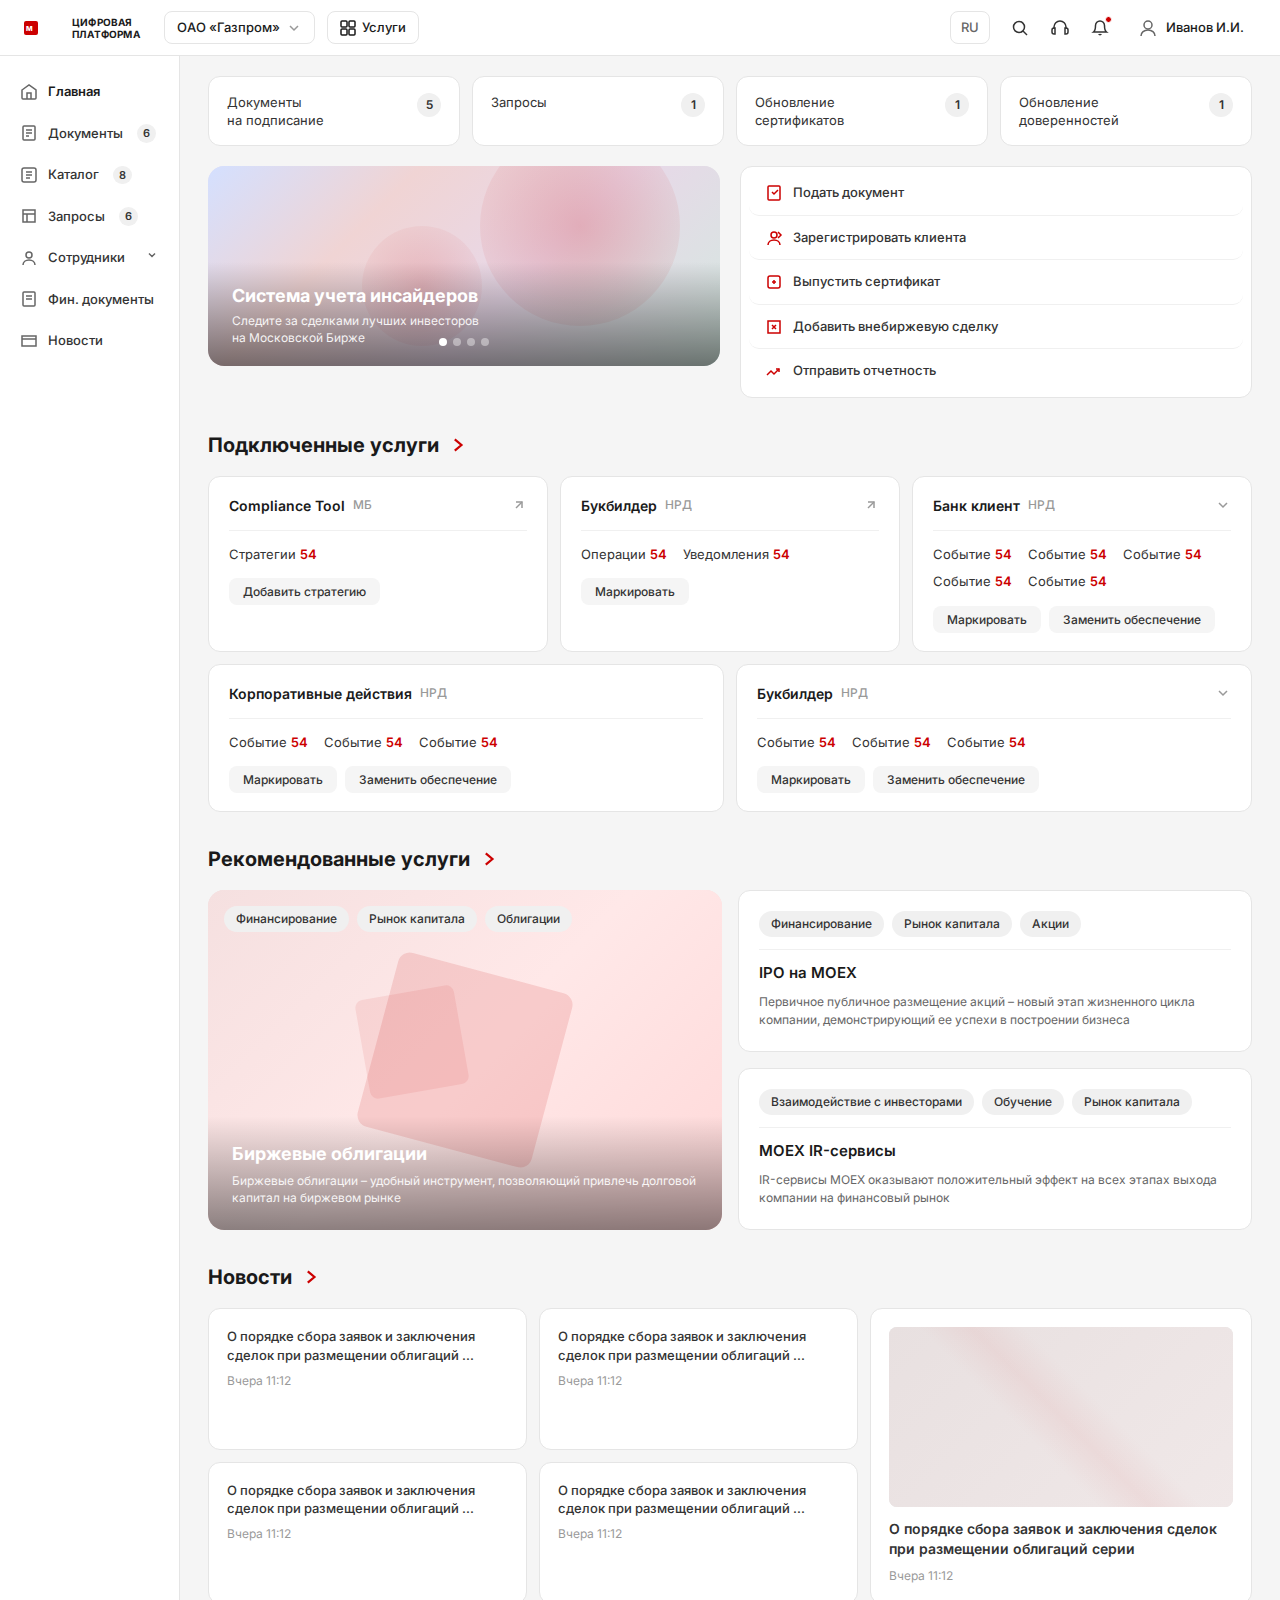
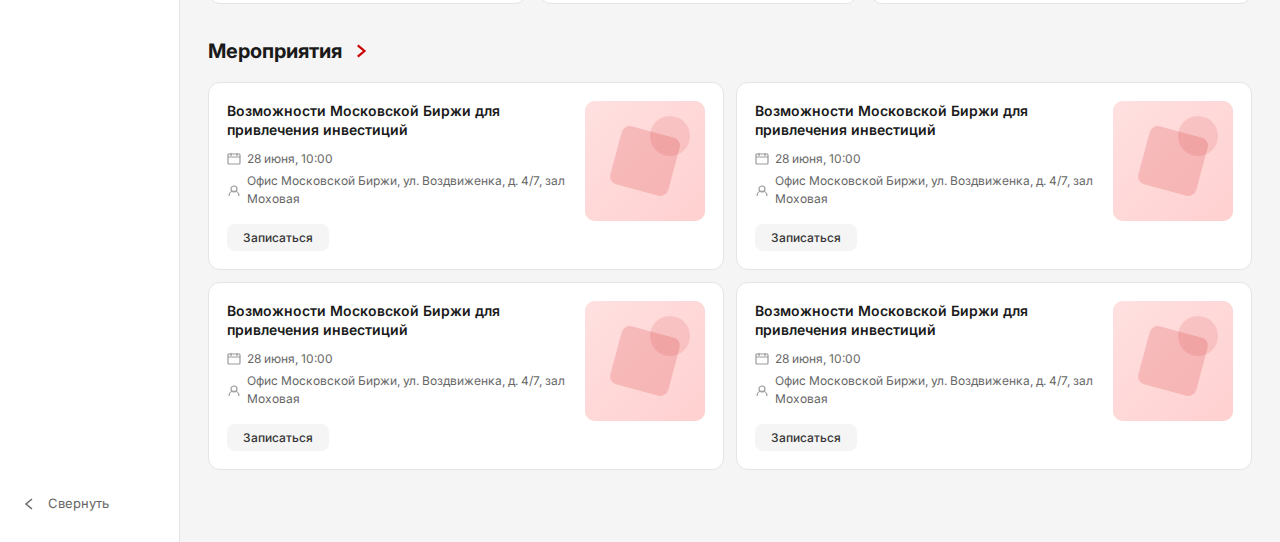
<file: moex.html>
<!DOCTYPE html>
<html lang="ru">
<head>
<meta charset="UTF-8">
<meta name="viewport" content="width=device-width, initial-scale=1.0">
<title>MOEX Цифровая Платформа — Главная</title>
<link href="https://fonts.googleapis.com/css2?family=Inter:wght@400;500;600;700&display=swap" rel="stylesheet">
<style>
*, *::before, *::after { margin: 0; padding: 0; box-sizing: border-box; }
body { font-family: 'Inter', -apple-system, sans-serif; background: #f5f5f5; color: #1a1a1a; font-size: 14px; line-height: 1.5; }
a { text-decoration: none; color: inherit; cursor: pointer; }
button { cursor: pointer; font-family: inherit; border: none; background: none; }

/* ===== HEADER ===== */
.header { display: flex; align-items: center; height: 56px; background: #fff; border-bottom: 1px solid #e5e5e5; padding: 0 24px; position: sticky; top: 0; z-index: 100; }
.header-logo { display: flex; align-items: center; gap: 8px; margin-right: 24px; }
.header-logo-icon { width: 40px; height: 28px; display: flex; align-items: center; }
.header-logo-icon svg { width: 100%; height: 100%; }
.header-logo-text { font-size: 10px; font-weight: 700; line-height: 1.2; color: #1a1a1a; text-transform: uppercase; letter-spacing: 0.02em; }
.header-company { display: flex; align-items: center; gap: 6px; padding: 6px 12px; border: 1px solid #e5e5e5; border-radius: 8px; font-size: 13px; font-weight: 500; margin-right: 12px; }
.header-company svg { width: 16px; height: 16px; color: #999; }
.header-services-btn { display: flex; align-items: center; gap: 6px; padding: 6px 12px; border: 1px solid #e5e5e5; border-radius: 8px; font-size: 13px; font-weight: 500; }
.header-services-btn svg { width: 16px; height: 16px; }
.header-right { margin-left: auto; display: flex; align-items: center; gap: 4px; }
.header-lang { font-size: 13px; font-weight: 500; color: #666; padding: 6px 10px; border: 1px solid #e5e5e5; border-radius: 8px; margin-right: 8px; }
.header-icon-btn { width: 36px; height: 36px; display: flex; align-items: center; justify-content: center; border-radius: 8px; color: #333; transition: background 0.15s; }
.header-icon-btn:hover { background: #f5f5f5; }
.header-notif-btn { position: relative; }
.header-notif-dot { position: absolute; top: 6px; right: 6px; width: 7px; height: 7px; background: #cc0000; border-radius: 50%; border: 1.5px solid #fff; }
.header-user { display: flex; align-items: center; gap: 8px; padding: 6px 12px; border-radius: 8px; font-size: 13px; font-weight: 500; margin-left: 4px; }
.header-user:hover { background: #f5f5f5; }
.header-user svg { width: 20px; height: 20px; color: #666; }

/* ===== LAYOUT ===== */
.layout { display: flex; min-height: calc(100vh - 56px); }

/* ===== SIDEBAR ===== */
.sidebar { width: 180px; min-width: 180px; background: #fff; border-right: 1px solid #e5e5e5; padding: 16px 0; display: flex; flex-direction: column; }
.sidebar-nav { display: flex; flex-direction: column; gap: 2px; }
.sidebar-item { display: flex; align-items: center; gap: 10px; padding: 10px 20px; font-size: 13px; font-weight: 500; color: #333; transition: background 0.15s; position: relative; }
.sidebar-item:hover { background: #f9f9f9; }
.sidebar-item.active { color: #1a1a1a; font-weight: 600; }
.sidebar-item svg { width: 18px; height: 18px; color: #666; flex-shrink: 0; }
.sidebar-badge { background: #f0f0f0; color: #333; font-size: 11px; font-weight: 600; padding: 1px 6px; border-radius: 10px; margin-left: 4px; }
.sidebar-item-chevron { margin-left: auto; }
.sidebar-item-chevron svg { width: 14px; height: 14px; }
.sidebar-collapse { margin-top: auto; padding: 12px 20px; display: flex; align-items: center; gap: 10px; font-size: 13px; color: #666; }
.sidebar-collapse:hover { background: #f9f9f9; }
.sidebar-collapse svg { width: 18px; height: 18px; }

/* ===== MAIN CONTENT ===== */
.main { flex: 1; padding: 20px 28px 40px; overflow-y: auto; max-width: 1200px; }

/* ===== NOTIFICATION CARDS (top row) ===== */
.notif-row { display: grid; grid-template-columns: repeat(4, 1fr); gap: 12px; margin-bottom: 20px; }
.notif-card { background: #fff; border: 1px solid #e5e5e5; border-radius: 12px; padding: 16px 18px; display: flex; align-items: flex-start; justify-content: space-between; transition: box-shadow 0.15s, border-color 0.15s; }
.notif-card:hover { border-color: #ccc; box-shadow: 0 2px 8px rgba(0,0,0,0.06); }
.notif-card-text { font-size: 13px; color: #333; line-height: 1.4; }
.notif-card-badge { background: #f0f0f0; color: #333; font-size: 12px; font-weight: 600; min-width: 24px; height: 24px; display: flex; align-items: center; justify-content: center; border-radius: 12px; padding: 0 8px; flex-shrink: 0; margin-left: 12px; }

/* ===== BANNER + QUICK ACTIONS ===== */
.banner-section { display: grid; grid-template-columns: 1fr 1fr; gap: 20px; margin-bottom: 32px; }
.banner { border-radius: 16px; overflow: hidden; position: relative; height: 200px; background: linear-gradient(135deg, #e8e0f0 0%, #f0e8e8 50%, #e0e8f0 100%); cursor: pointer; }
.banner-bg { width: 100%; height: 100%; object-fit: cover; position: absolute; top: 0; left: 0; }
.banner-overlay { position: absolute; bottom: 0; left: 0; right: 0; padding: 20px 24px; background: linear-gradient(transparent, rgba(0,0,0,0.5)); color: #fff; }
.banner-title { font-size: 18px; font-weight: 700; margin-bottom: 4px; }
.banner-desc { font-size: 12px; opacity: 0.9; line-height: 1.4; }
.banner-dots { position: absolute; bottom: 20px; left: 50%; transform: translateX(-50%); display: flex; gap: 6px; z-index: 2; }
.banner-dot { width: 8px; height: 8px; border-radius: 50%; background: rgba(255,255,255,0.4); cursor: pointer; }
.banner-dot.active { background: #fff; }
.quick-actions { display: flex; flex-direction: column; gap: 0; justify-content: center; background: #fff; border: 1px solid #e5e5e5; border-radius: 12px; padding: 4px 8px; }
.quick-action { display: flex; align-items: center; gap: 10px; padding: 12px 16px; border-radius: 10px; font-size: 13px; font-weight: 500; color: #333; transition: background 0.15s; border-bottom: 1px solid #f0f0f0; }
.quick-action:last-child { border-bottom: none; }
.quick-action:hover { background: #f5f5f5; }
.quick-action svg { width: 18px; height: 18px; color: #c00; flex-shrink: 0; }

/* ===== SECTION HEADERS ===== */
.section-header { display: flex; align-items: center; gap: 8px; margin-bottom: 16px; }
.section-title { font-size: 20px; font-weight: 700; color: #1a1a1a; }
.section-arrow { display: inline-flex; align-items: center; justify-content: center; color: #c00; cursor: pointer; transition: opacity 0.15s; }
.section-arrow:hover { opacity: 0.7; }
.section-arrow svg { width: 20px; height: 20px; }

/* ===== CONNECTED SERVICES (Подключенные услуги) ===== */
.services-grid { display: grid; grid-template-columns: repeat(3, 1fr); gap: 12px; margin-bottom: 12px; }
.services-grid-2col { display: grid; grid-template-columns: repeat(2, 1fr); gap: 12px; margin-bottom: 32px; }
.service-card { background: #fff; border: 1px solid #e5e5e5; border-radius: 12px; padding: 18px 20px; transition: box-shadow 0.15s, border-color 0.15s; }
.service-card:hover { border-color: #ccc; box-shadow: 0 2px 8px rgba(0,0,0,0.06); }
.service-card-header { display: flex; align-items: center; gap: 8px; margin-bottom: 14px; padding-bottom: 14px; border-bottom: 1px solid #f0f0f0; }
.service-card-name { font-size: 14px; font-weight: 600; color: #1a1a1a; }
.service-card-org { font-size: 12px; color: #999; font-weight: 500; }
.service-card-link { margin-left: auto; color: #999; cursor: pointer; display: flex; align-items: center; }
.service-card-link:hover { color: #333; }
.service-card-link svg { width: 16px; height: 16px; }
.service-card-stats { display: flex; flex-wrap: wrap; gap: 8px 16px; margin-bottom: 14px; }
.service-stat { font-size: 13px; color: #333; }
.service-stat-label { color: #333; }
.service-stat-value { color: #c00; font-weight: 600; margin-left: 4px; cursor: pointer; }
.service-stat-value:hover { text-decoration: underline; }
.service-card-actions { display: flex; gap: 8px; flex-wrap: wrap; }
.service-action-btn { padding: 6px 14px; border: none; border-radius: 8px; font-size: 12px; font-weight: 500; color: #333; background: #f5f5f5; transition: all 0.15s; }
.service-action-btn:hover { background: #eaeaea; }

/* ===== RECOMMENDED SERVICES ===== */
.recommended-section { margin-bottom: 32px; }
.recommended-grid { display: grid; grid-template-columns: 1fr 1fr; gap: 16px; }
.recommended-left { display: flex; flex-direction: column; }
.recommended-card-big { border-radius: 16px; overflow: hidden; position: relative; flex: 1; min-height: 340px; background: linear-gradient(135deg, #f0e0e0, #ffe0e0); cursor: pointer; }
.recommended-card-big-img { width: 100%; height: 100%; object-fit: cover; position: absolute; top: 0; left: 0; }
.recommended-card-big-content { position: absolute; bottom: 0; left: 0; right: 0; padding: 24px; background: linear-gradient(transparent, rgba(0,0,0,0.45)); color: #fff; }
.recommended-card-big-tags { display: flex; gap: 8px; margin-bottom: auto; position: absolute; top: 16px; left: 16px; }
.recommended-tag { padding: 4px 12px; border-radius: 20px; font-size: 12px; font-weight: 500; background: #f0f0f0; color: #333; cursor: pointer; transition: background 0.15s; }
.recommended-tag:hover { background: #e5e5e5; }
.recommended-card-big h3 { font-size: 18px; font-weight: 700; margin-bottom: 6px; }
.recommended-card-big p { font-size: 12px; opacity: 0.9; line-height: 1.4; }
.recommended-right { display: flex; flex-direction: column; gap: 16px; }
.recommended-card-sm { background: #fff; border: 1px solid #e5e5e5; border-radius: 12px; padding: 20px; flex: 1; transition: box-shadow 0.15s, border-color 0.15s; cursor: pointer; }
.recommended-card-sm:hover { border-color: #ccc; box-shadow: 0 2px 8px rgba(0,0,0,0.06); }
.recommended-card-sm-tags { display: flex; gap: 8px; margin-bottom: 12px; padding-bottom: 12px; border-bottom: 1px solid #f0f0f0; flex-wrap: wrap; }
.recommended-card-sm h4 { font-size: 15px; font-weight: 600; margin-bottom: 8px; color: #1a1a1a; }
.recommended-card-sm p { font-size: 12px; color: #666; line-height: 1.5; }

/* ===== NEWS ===== */
.news-section { margin-bottom: 32px; }
.news-grid { display: grid; grid-template-columns: 1fr 1fr 1.2fr; gap: 12px; }
.news-grid-row { display: contents; }
.news-card { background: #fff; border: 1px solid #e5e5e5; border-radius: 12px; padding: 18px; cursor: pointer; transition: box-shadow 0.15s, border-color 0.15s; }
.news-card:hover { border-color: #ccc; box-shadow: 0 2px 8px rgba(0,0,0,0.06); }
.news-card-title { font-size: 13px; font-weight: 500; color: #333; margin-bottom: 8px; line-height: 1.4; }
.news-card-date { font-size: 12px; color: #999; }
.news-card-featured { grid-row: span 2; display: flex; flex-direction: column; }
.news-card-featured-img { width: 100%; height: 180px; object-fit: cover; border-radius: 8px; background: #e5e5e5; margin-bottom: 12px; }
.news-card-featured .news-card-title { font-size: 14px; font-weight: 600; }

/* ===== EVENTS ===== */
.events-section { margin-bottom: 32px; }
.events-grid { display: grid; grid-template-columns: 1fr 1fr; gap: 12px; }
.event-card { background: #fff; border: 1px solid #e5e5e5; border-radius: 12px; padding: 18px; display: grid; grid-template-columns: 1fr 120px; gap: 16px; cursor: pointer; transition: box-shadow 0.15s, border-color 0.15s; }
.event-card:hover { border-color: #ccc; box-shadow: 0 2px 8px rgba(0,0,0,0.06); }
.event-card-info { display: flex; flex-direction: column; }
.event-card-title { font-size: 14px; font-weight: 600; color: #1a1a1a; margin-bottom: 10px; line-height: 1.4; }
.event-meta { display: flex; align-items: center; gap: 6px; font-size: 12px; color: #666; margin-bottom: 4px; }
.event-meta svg { width: 14px; height: 14px; color: #999; flex-shrink: 0; }
.event-register-btn { padding: 6px 16px; border: none; border-radius: 8px; font-size: 12px; font-weight: 500; color: #333; background: #f5f5f5; margin-top: 12px; align-self: flex-start; transition: all 0.15s; }
.event-register-btn:hover { background: #eaeaea; }
.event-card-img { width: 120px; height: 120px; border-radius: 10px; object-fit: cover; background: linear-gradient(135deg, #f0e0e0, #ffe0e0); }

/* ===== PLACEHOLDER IMAGES ===== */
.placeholder-banner { width: 100%; height: 100%; background: linear-gradient(135deg, #d4e0ff 0%, #f0d4d4 30%, #e8d8e8 60%, #d4e8e0 100%); position: relative; overflow: hidden; }
.placeholder-banner::before { content: ''; position: absolute; width: 200px; height: 200px; border-radius: 50%; background: radial-gradient(circle, rgba(200,0,0,0.2), transparent); top: -40px; right: 40px; }
.placeholder-banner::after { content: ''; position: absolute; width: 120px; height: 120px; border-radius: 50%; background: radial-gradient(circle, rgba(200,0,0,0.15), transparent); bottom: 20px; left: 30%; }
.placeholder-recommended { width: 100%; height: 100%; background: linear-gradient(135deg, #f5e0e0 0%, #ffe8e8 50%, #ffd8d8 100%); position: relative; overflow: hidden; }
.placeholder-recommended::before { content: ''; position: absolute; width: 180px; height: 180px; border-radius: 12px; background: rgba(200,0,0,0.12); top: 50%; left: 50%; transform: translate(-50%, -50%) rotate(15deg); }
.placeholder-recommended::after { content: ''; position: absolute; width: 100px; height: 100px; border-radius: 8px; background: rgba(200,0,0,0.08); top: 30%; left: 30%; transform: rotate(-10deg); }
.placeholder-news { width: 100%; height: 100%; background: linear-gradient(135deg, #e8e0e0, #f0e8e8); border-radius: 8px; position: relative; overflow: hidden; }
.placeholder-news::before { content: ''; position: absolute; inset: 0; background: linear-gradient(45deg, transparent 40%, rgba(200,0,0,0.05) 50%, transparent 60%); }
.placeholder-event { width: 100%; height: 100%; background: linear-gradient(135deg, #ffe0e0, #ffd0d0); border-radius: 10px; position: relative; overflow: hidden; display: flex; align-items: center; justify-content: center; }
.placeholder-event::before { content: ''; position: absolute; width: 60px; height: 60px; border-radius: 8px; background: rgba(200,0,0,0.15); transform: rotate(15deg); }
.placeholder-event::after { content: ''; position: absolute; width: 40px; height: 40px; border-radius: 50%; background: rgba(200,0,0,0.1); top: 15px; right: 15px; }

/* scrollbar */
.main::-webkit-scrollbar { width: 6px; }
.main::-webkit-scrollbar-track { background: transparent; }
.main::-webkit-scrollbar-thumb { background: #ddd; border-radius: 3px; }
.main::-webkit-scrollbar-thumb:hover { background: #ccc; }
</style>
</head>
<body>

<!-- HEADER -->
<header class="header">
  <a href="#" class="header-logo">
    <div class="header-logo-icon">
      <svg viewBox="0 0 80 28" fill="none">
        <rect x="0" y="0" width="28" height="28" rx="4" fill="#CC0000"/>
        <text x="4" y="19" font-size="14" font-weight="800" fill="#fff" font-family="Inter,sans-serif">M</text>
      </svg>
    </div>
    <div class="header-logo-text">ЦИФРОВАЯ<br>ПЛАТФОРМА</div>
  </a>
  <a href="#" class="header-company">
    ОАО «Газпром»
    <svg viewBox="0 0 16 16" fill="none" stroke="currentColor" stroke-width="1.5"><path d="M4 6l4 4 4-4"/></svg>
  </a>
  <a href="#" class="header-services-btn">
    <svg viewBox="0 0 16 16" fill="none" stroke="currentColor" stroke-width="1.5"><rect x="1" y="1" width="6" height="6" rx="1"/><rect x="9" y="1" width="6" height="6" rx="1"/><rect x="1" y="9" width="6" height="6" rx="1"/><rect x="9" y="9" width="6" height="6" rx="1"/></svg>
    Услуги
  </a>
  <div class="header-right">
    <a href="#" class="header-lang">RU</a>
    <a href="#" class="header-icon-btn" title="Поиск">
      <svg width="18" height="18" viewBox="0 0 18 18" fill="none" stroke="currentColor" stroke-width="1.5"><circle cx="8" cy="8" r="5.5"/><path d="M12 12l4 4"/></svg>
    </a>
    <a href="#" class="header-icon-btn" title="Поддержка">
      <svg width="18" height="18" viewBox="0 0 18 18" fill="none" stroke="currentColor" stroke-width="1.5"><path d="M3 10V8a6 6 0 0112 0v2"/><path d="M1 11v2a2 2 0 002 2h1v-6H3a2 2 0 00-2 2zM17 11v2a2 2 0 01-2 2h-1v-6h1a2 2 0 012 2z"/></svg>
    </a>
    <a href="#" class="header-icon-btn header-notif-btn" title="Уведомления">
      <svg width="18" height="18" viewBox="0 0 18 18" fill="none" stroke="currentColor" stroke-width="1.5"><path d="M13.5 6.5a4.5 4.5 0 10-9 0c0 5-2 6.5-2 6.5h13s-2-1.5-2-6.5M10.3 15a1.5 1.5 0 01-2.6 0"/></svg>
      <span class="header-notif-dot"></span>
    </a>
    <a href="#" class="header-user">
      <svg viewBox="0 0 20 20" fill="none" stroke="currentColor" stroke-width="1.5"><circle cx="10" cy="7" r="4"/><path d="M3 18c0-3.5 3.1-6 7-6s7 2.5 7 6"/></svg>
      Иванов И.И.
    </a>
  </div>
</header>

<div class="layout">
  <!-- SIDEBAR -->
  <aside class="sidebar">
    <nav class="sidebar-nav">
      <a href="#" class="sidebar-item active">
        <svg viewBox="0 0 18 18" fill="none" stroke="currentColor" stroke-width="1.5"><path d="M2 7l7-5 7 5v8a1 1 0 01-1 1H3a1 1 0 01-1-1V7z"/><path d="M7 16V10h4v6"/></svg>
        Главная
      </a>
      <a href="#" class="sidebar-item">
        <svg viewBox="0 0 18 18" fill="none" stroke="currentColor" stroke-width="1.5"><path d="M4 2h10a1 1 0 011 1v12a1 1 0 01-1 1H4a1 1 0 01-1-1V3a1 1 0 011-1z"/><path d="M6 6h6M6 9h6M6 12h3"/></svg>
        Документы
        <span class="sidebar-badge">6</span>
      </a>
      <a href="catalog.html" class="sidebar-item">
        <svg viewBox="0 0 18 18" fill="none" stroke="currentColor" stroke-width="1.5"><rect x="2" y="2" width="14" height="14" rx="2"/><path d="M6 6h6M6 9h6M6 12h4"/></svg>
        Каталог
        <span class="sidebar-badge">8</span>
      </a>
      <a href="#" class="sidebar-item">
        <svg viewBox="0 0 18 18" fill="none" stroke="currentColor" stroke-width="1.5"><path d="M3 3h12v12H3z"/><path d="M3 7h12M7 7v8"/></svg>
        Запросы
        <span class="sidebar-badge">6</span>
      </a>
      <a href="#" class="sidebar-item">
        <svg viewBox="0 0 18 18" fill="none" stroke="currentColor" stroke-width="1.5"><circle cx="9" cy="6" r="3"/><path d="M3 16c0-3 2.7-5 6-5s6 2 6 5"/></svg>
        Сотрудники
        <span class="sidebar-item-chevron">
          <svg viewBox="0 0 14 14" fill="none" stroke="currentColor" stroke-width="1.5"><path d="M4 5.5l3 3 3-3"/></svg>
        </span>
      </a>
      <a href="#" class="sidebar-item">
        <svg viewBox="0 0 18 18" fill="none" stroke="currentColor" stroke-width="1.5"><path d="M4 2h10a1 1 0 011 1v12a1 1 0 01-1 1H4a1 1 0 01-1-1V3a1 1 0 011-1z"/><path d="M6 6h6M6 9h6"/></svg>
        Фин. документы
      </a>
      <a href="#" class="sidebar-item">
        <svg viewBox="0 0 18 18" fill="none" stroke="currentColor" stroke-width="1.5"><path d="M2 4h14v10H2z"/><path d="M2 7h14"/></svg>
        Новости
      </a>
    </nav>
    <a href="#" class="sidebar-collapse">
      <svg viewBox="0 0 18 18" fill="none" stroke="currentColor" stroke-width="1.5"><path d="M12 4L6 9l6 5"/></svg>
      Свернуть
    </a>
  </aside>

  <!-- MAIN -->
  <main class="main">

    <!-- NOTIFICATION CARDS -->
    <div class="notif-row">
      <a href="#" class="notif-card">
        <span class="notif-card-text">Документы<br>на подписание</span>
        <span class="notif-card-badge">5</span>
      </a>
      <a href="#" class="notif-card">
        <span class="notif-card-text">Запросы</span>
        <span class="notif-card-badge">1</span>
      </a>
      <a href="#" class="notif-card">
        <span class="notif-card-text">Обновление<br>сертификатов</span>
        <span class="notif-card-badge">1</span>
      </a>
      <a href="#" class="notif-card">
        <span class="notif-card-text">Обновление<br>доверенностей</span>
        <span class="notif-card-badge">1</span>
      </a>
    </div>

    <!-- BANNER + QUICK ACTIONS -->
    <div class="banner-section">
      <a href="#" class="banner">
        <div class="placeholder-banner"></div>
        <div class="banner-overlay">
          <div class="banner-title">Система учета инсайдеров</div>
          <div class="banner-desc">Следите за сделками лучших инвесторов<br>на Московской Бирже</div>
        </div>
        <div class="banner-dots">
          <span class="banner-dot active"></span>
          <span class="banner-dot"></span>
          <span class="banner-dot"></span>
          <span class="banner-dot"></span>
        </div>
      </a>
      <div class="quick-actions">
        <a href="#" class="quick-action">
          <svg viewBox="0 0 18 18" fill="none" stroke="currentColor" stroke-width="1.5"><path d="M4 2h10a1 1 0 011 1v12a1 1 0 01-1 1H4a1 1 0 01-1-1V3a1 1 0 011-1z"/><path d="M7 8l2 2 4-4"/></svg>
          Подать документ
        </a>
        <a href="#" class="quick-action">
          <svg viewBox="0 0 18 18" fill="none" stroke="currentColor" stroke-width="1.5"><circle cx="9" cy="6" r="3"/><path d="M3 16c0-3 2.7-5 6-5s6 2 6 5"/><path d="M13 3l3 3-3 3"/></svg>
          Зарегистрировать клиента
        </a>
        <a href="#" class="quick-action">
          <svg viewBox="0 0 18 18" fill="none" stroke="currentColor" stroke-width="1.5"><rect x="3" y="3" width="12" height="12" rx="2"/><path d="M7 9h4M9 7v4"/></svg>
          Выпустить сертификат
        </a>
        <a href="#" class="quick-action">
          <svg viewBox="0 0 18 18" fill="none" stroke="currentColor" stroke-width="1.5"><path d="M3 3h12v12H3z"/><path d="M7 7l4 4M11 7l-4 4"/></svg>
          Добавить внебиржевую сделку
        </a>
        <a href="#" class="quick-action">
          <svg viewBox="0 0 18 18" fill="none" stroke="currentColor" stroke-width="1.5"><path d="M2 13l4-4 3 3 5-5"/><path d="M11 7h3v3"/></svg>
          Отправить отчетность
        </a>
      </div>
    </div>

    <!-- ПОДКЛЮЧЕННЫЕ УСЛУГИ -->
    <div class="section-header">
      <span class="section-title">Подключенные услуги</span>
      <a href="#" class="section-arrow">
        <svg viewBox="0 0 18 18" fill="none" stroke="currentColor" stroke-width="2"><path d="M7 4l6 5-6 5"/></svg>
      </a>
    </div>

    <div class="services-grid">
      <!-- Compliance Tool -->
      <div class="service-card">
        <div class="service-card-header">
          <span class="service-card-name">Compliance Tool</span>
          <span class="service-card-org">МБ</span>
          <a href="#" class="service-card-link">
            <svg viewBox="0 0 16 16" fill="none" stroke="currentColor" stroke-width="1.5"><path d="M5 11L11 5"/><path d="M5 5h6v6"/></svg>
          </a>
        </div>
        <div class="service-card-stats">
          <span class="service-stat"><span class="service-stat-label">Стратегии</span><a href="#" class="service-stat-value">54</a></span>
        </div>
        <div class="service-card-actions">
          <button class="service-action-btn">Добавить стратегию</button>
        </div>
      </div>

      <!-- Букбилдер -->
      <div class="service-card">
        <div class="service-card-header">
          <span class="service-card-name">Букбилдер</span>
          <span class="service-card-org">НРД</span>
          <a href="#" class="service-card-link">
            <svg viewBox="0 0 16 16" fill="none" stroke="currentColor" stroke-width="1.5"><path d="M5 11L11 5"/><path d="M5 5h6v6"/></svg>
          </a>
        </div>
        <div class="service-card-stats">
          <span class="service-stat"><span class="service-stat-label">Операции</span><a href="#" class="service-stat-value">54</a></span>
          <span class="service-stat"><span class="service-stat-label">Уведомления</span><a href="#" class="service-stat-value">54</a></span>
        </div>
        <div class="service-card-actions">
          <button class="service-action-btn">Маркировать</button>
        </div>
      </div>

      <!-- Банк клиент -->
      <div class="service-card">
        <div class="service-card-header">
          <span class="service-card-name">Банк клиент</span>
          <span class="service-card-org">НРД</span>
          <a href="#" class="service-card-link">
            <svg viewBox="0 0 16 16" fill="none" stroke="currentColor" stroke-width="1.5"><path d="M4 6l4 4 4-4"/></svg>
          </a>
        </div>
        <div class="service-card-stats">
          <span class="service-stat"><span class="service-stat-label">Событие</span><a href="#" class="service-stat-value">54</a></span>
          <span class="service-stat"><span class="service-stat-label">Событие</span><a href="#" class="service-stat-value">54</a></span>
          <span class="service-stat"><span class="service-stat-label">Событие</span><a href="#" class="service-stat-value">54</a></span>
          <span class="service-stat"><span class="service-stat-label">Событие</span><a href="#" class="service-stat-value">54</a></span>
          <span class="service-stat"><span class="service-stat-label">Событие</span><a href="#" class="service-stat-value">54</a></span>
        </div>
        <div class="service-card-actions">
          <button class="service-action-btn">Маркировать</button>
          <button class="service-action-btn">Заменить обеспечение</button>
        </div>
      </div>
    </div>

    <div class="services-grid-2col">
      <!-- Корпоративные действия -->
      <div class="service-card">
        <div class="service-card-header">
          <span class="service-card-name">Корпоративные действия</span>
          <span class="service-card-org">НРД</span>
        </div>
        <div class="service-card-stats">
          <span class="service-stat"><span class="service-stat-label">Событие</span><a href="#" class="service-stat-value">54</a></span>
          <span class="service-stat"><span class="service-stat-label">Событие</span><a href="#" class="service-stat-value">54</a></span>
          <span class="service-stat"><span class="service-stat-label">Событие</span><a href="#" class="service-stat-value">54</a></span>
        </div>
        <div class="service-card-actions">
          <button class="service-action-btn">Маркировать</button>
          <button class="service-action-btn">Заменить обеспечение</button>
        </div>
      </div>

      <!-- Букбилдер (2) -->
      <div class="service-card">
        <div class="service-card-header">
          <span class="service-card-name">Букбилдер</span>
          <span class="service-card-org">НРД</span>
          <a href="#" class="service-card-link">
            <svg viewBox="0 0 16 16" fill="none" stroke="currentColor" stroke-width="1.5"><path d="M4 6l4 4 4-4"/></svg>
          </a>
        </div>
        <div class="service-card-stats">
          <span class="service-stat"><span class="service-stat-label">Событие</span><a href="#" class="service-stat-value">54</a></span>
          <span class="service-stat"><span class="service-stat-label">Событие</span><a href="#" class="service-stat-value">54</a></span>
          <span class="service-stat"><span class="service-stat-label">Событие</span><a href="#" class="service-stat-value">54</a></span>
        </div>
        <div class="service-card-actions">
          <button class="service-action-btn">Маркировать</button>
          <button class="service-action-btn">Заменить обеспечение</button>
        </div>
      </div>
    </div>

    <!-- РЕКОМЕНДОВАННЫЕ УСЛУГИ -->
    <div class="recommended-section">
      <div class="section-header">
        <span class="section-title">Рекомендованные услуги</span>
        <a href="#" class="section-arrow">
          <svg viewBox="0 0 18 18" fill="none" stroke="currentColor" stroke-width="2"><path d="M7 4l6 5-6 5"/></svg>
        </a>
      </div>

      <div class="recommended-grid">
        <div class="recommended-left">
          <a href="#" class="recommended-card-big">
            <div class="placeholder-recommended"></div>
            <div class="recommended-card-big-tags">
              <span class="recommended-tag">Финансирование</span>
              <span class="recommended-tag">Рынок капитала</span>
              <span class="recommended-tag">Облигации</span>
            </div>
            <div class="recommended-card-big-content">
              <h3>Биржевые облигации</h3>
              <p>Биржевые облигации – удобный инструмент, позволяющий привлечь долговой капитал на биржевом рынке</p>
            </div>
          </a>
        </div>
        <div class="recommended-right">
          <a href="#" class="recommended-card-sm">
            <div class="recommended-card-sm-tags">
              <span class="recommended-tag">Финансирование</span>
              <span class="recommended-tag">Рынок капитала</span>
              <span class="recommended-tag">Акции</span>
            </div>
            <h4>IPO на MOEX</h4>
            <p>Первичное публичное размещение акций – новый этап жизненного цикла компании, демонстрирующий ее успехи в построении бизнеса</p>
          </a>
          <a href="#" class="recommended-card-sm">
            <div class="recommended-card-sm-tags">
              <span class="recommended-tag">Взаимодействие с инвесторами</span>
              <span class="recommended-tag">Обучение</span>
              <span class="recommended-tag">Рынок капитала</span>
            </div>
            <h4>MOEX IR-сервисы</h4>
            <p>IR-сервисы MOEX оказывают положительный эффект на всех этапах выхода компании на финансовый рынок</p>
          </a>
        </div>
      </div>
    </div>

    <!-- НОВОСТИ -->
    <div class="news-section">
      <div class="section-header">
        <span class="section-title">Новости</span>
        <a href="#" class="section-arrow">
          <svg viewBox="0 0 18 18" fill="none" stroke="currentColor" stroke-width="2"><path d="M7 4l6 5-6 5"/></svg>
        </a>
      </div>

      <div class="news-grid">
        <a href="#" class="news-card">
          <div class="news-card-title">О порядке сбора заявок и заключения сделок при размещении облигаций ...</div>
          <div class="news-card-date">Вчера 11:12</div>
        </a>
        <a href="#" class="news-card">
          <div class="news-card-title">О порядке сбора заявок и заключения сделок при размещении облигаций ...</div>
          <div class="news-card-date">Вчера 11:12</div>
        </a>
        <a href="#" class="news-card news-card-featured">
          <div class="news-card-featured-img">
            <div class="placeholder-news"></div>
          </div>
          <div class="news-card-title">О порядке сбора заявок и заключения сделок при размещении облигаций серии</div>
          <div class="news-card-date">Вчера 11:12</div>
        </a>
        <a href="#" class="news-card">
          <div class="news-card-title">О порядке сбора заявок и заключения сделок при размещении облигаций ...</div>
          <div class="news-card-date">Вчера 11:12</div>
        </a>
        <a href="#" class="news-card">
          <div class="news-card-title">О порядке сбора заявок и заключения сделок при размещении облигаций ...</div>
          <div class="news-card-date">Вчера 11:12</div>
        </a>
      </div>
    </div>

    <!-- МЕРОПРИЯТИЯ -->
    <div class="events-section">
      <div class="section-header">
        <span class="section-title">Мероприятия</span>
        <a href="#" class="section-arrow">
          <svg viewBox="0 0 18 18" fill="none" stroke="currentColor" stroke-width="2"><path d="M7 4l6 5-6 5"/></svg>
        </a>
      </div>

      <div class="events-grid">
        <a href="#" class="event-card">
          <div class="event-card-info">
            <div class="event-card-title">Возможности Московской Биржи для привлечения инвестиций</div>
            <div class="event-meta">
              <svg viewBox="0 0 14 14" fill="none" stroke="currentColor" stroke-width="1.2"><rect x="1" y="2" width="12" height="10" rx="1"/><path d="M1 5h12M4 1v3M10 1v3"/></svg>
              28 июня, 10:00
            </div>
            <div class="event-meta">
              <svg viewBox="0 0 14 14" fill="none" stroke="currentColor" stroke-width="1.2"><circle cx="7" cy="6" r="3"/><path d="M2 13c0-2.8 2.2-5 5-5s5 2.2 5 5"/></svg>
              Офис Московской Биржи, ул. Воздвиженка, д. 4/7, зал Моховая
            </div>
            <button class="event-register-btn">Записаться</button>
          </div>
          <div class="event-card-img">
            <div class="placeholder-event"></div>
          </div>
        </a>

        <a href="#" class="event-card">
          <div class="event-card-info">
            <div class="event-card-title">Возможности Московской Биржи для привлечения инвестиций</div>
            <div class="event-meta">
              <svg viewBox="0 0 14 14" fill="none" stroke="currentColor" stroke-width="1.2"><rect x="1" y="2" width="12" height="10" rx="1"/><path d="M1 5h12M4 1v3M10 1v3"/></svg>
              28 июня, 10:00
            </div>
            <div class="event-meta">
              <svg viewBox="0 0 14 14" fill="none" stroke="currentColor" stroke-width="1.2"><circle cx="7" cy="6" r="3"/><path d="M2 13c0-2.8 2.2-5 5-5s5 2.2 5 5"/></svg>
              Офис Московской Биржи, ул. Воздвиженка, д. 4/7, зал Моховая
            </div>
            <button class="event-register-btn">Записаться</button>
          </div>
          <div class="event-card-img">
            <div class="placeholder-event"></div>
          </div>
        </a>

        <a href="#" class="event-card">
          <div class="event-card-info">
            <div class="event-card-title">Возможности Московской Биржи для привлечения инвестиций</div>
            <div class="event-meta">
              <svg viewBox="0 0 14 14" fill="none" stroke="currentColor" stroke-width="1.2"><rect x="1" y="2" width="12" height="10" rx="1"/><path d="M1 5h12M4 1v3M10 1v3"/></svg>
              28 июня, 10:00
            </div>
            <div class="event-meta">
              <svg viewBox="0 0 14 14" fill="none" stroke="currentColor" stroke-width="1.2"><circle cx="7" cy="6" r="3"/><path d="M2 13c0-2.8 2.2-5 5-5s5 2.2 5 5"/></svg>
              Офис Московской Биржи, ул. Воздвиженка, д. 4/7, зал Моховая
            </div>
            <button class="event-register-btn">Записаться</button>
          </div>
          <div class="event-card-img">
            <div class="placeholder-event"></div>
          </div>
        </a>

        <a href="#" class="event-card">
          <div class="event-card-info">
            <div class="event-card-title">Возможности Московской Биржи для привлечения инвестиций</div>
            <div class="event-meta">
              <svg viewBox="0 0 14 14" fill="none" stroke="currentColor" stroke-width="1.2"><rect x="1" y="2" width="12" height="10" rx="1"/><path d="M1 5h12M4 1v3M10 1v3"/></svg>
              28 июня, 10:00
            </div>
            <div class="event-meta">
              <svg viewBox="0 0 14 14" fill="none" stroke="currentColor" stroke-width="1.2"><circle cx="7" cy="6" r="3"/><path d="M2 13c0-2.8 2.2-5 5-5s5 2.2 5 5"/></svg>
              Офис Московской Биржи, ул. Воздвиженка, д. 4/7, зал Моховая
            </div>
            <button class="event-register-btn">Записаться</button>
          </div>
          <div class="event-card-img">
            <div class="placeholder-event"></div>
          </div>
        </a>
      </div>
    </div>

  </main>
</div>

</body>
</html>
</file>
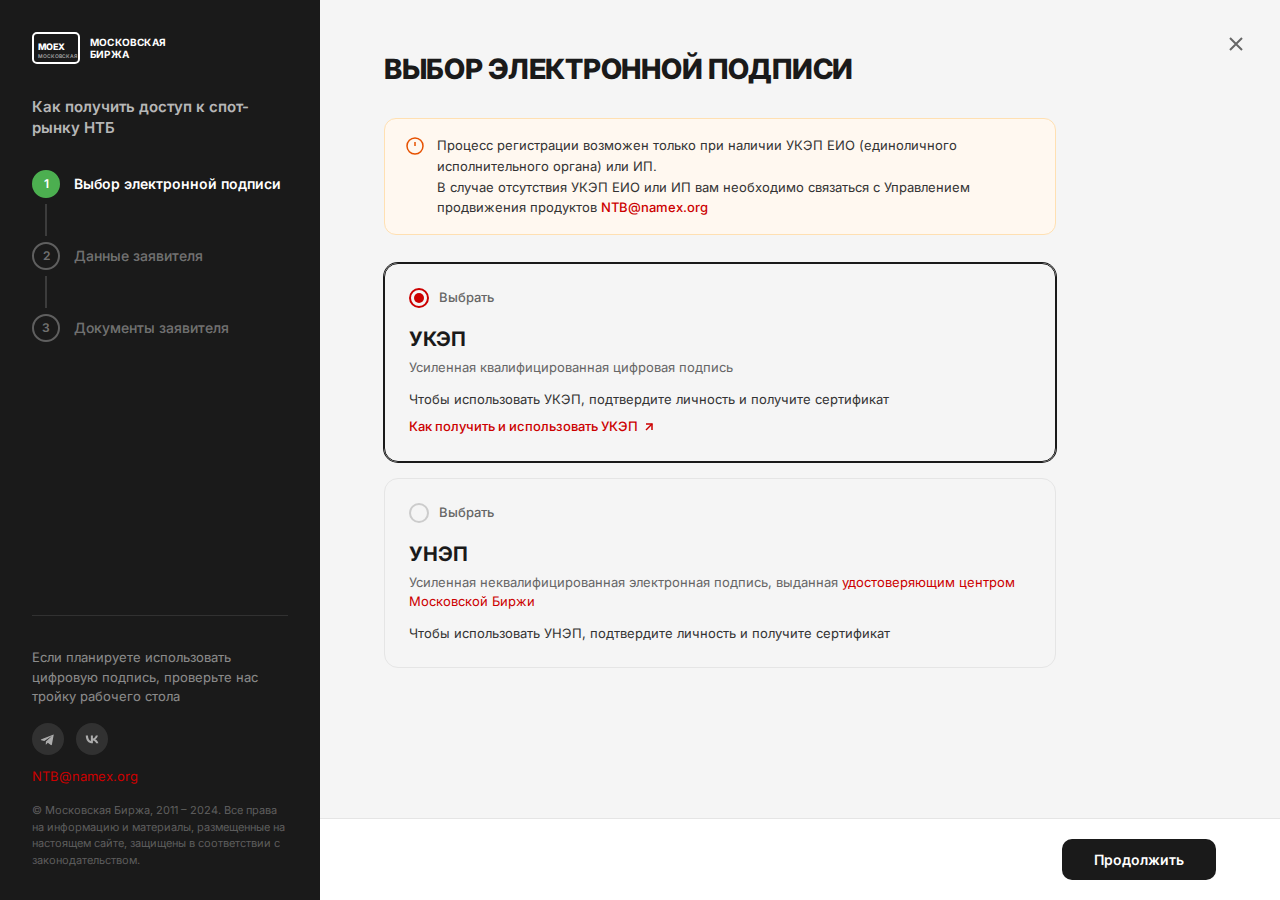
<file: ntb-commodity-auctions.html>
<!DOCTYPE html>
<html lang="ru">
<head>
<meta charset="UTF-8">
<meta name="viewport" content="width=device-width, initial-scale=1.0">
<title>Товарные аукционы НТБ — MOEX Цифровая Платформа</title>
<link href="https://fonts.googleapis.com/css2?family=Inter:wght@400;500;600;700;800&display=swap" rel="stylesheet">
<style>
*, *::before, *::after { margin: 0; padding: 0; box-sizing: border-box; }
body { font-family: 'Inter', -apple-system, sans-serif; background: #f5f5f5; color: #1a1a1a; font-size: 14px; line-height: 1.5; }
a { text-decoration: none; color: inherit; cursor: pointer; }
button { cursor: pointer; font-family: inherit; border: none; background: none; }

/* ===== WIZARD LAYOUT ===== */
.wizard-layout { display: flex; min-height: 100vh; }

/* ===== LEFT PANEL ===== */
.wizard-sidebar { width: 320px; min-width: 320px; background: #1a1a1a; color: #fff; padding: 32px; display: flex; flex-direction: column; }
.wizard-sidebar-logo { display: flex; align-items: center; gap: 10px; margin-bottom: 32px; }
.wizard-sidebar-logo-text { font-size: 10px; font-weight: 700; line-height: 1.2; text-transform: uppercase; letter-spacing: 0.02em; color: #fff; }
.wizard-sidebar-title { font-size: 15px; font-weight: 600; color: rgba(255,255,255,0.7); margin-bottom: 32px; line-height: 1.4; }

/* Steps */
.wizard-steps { display: flex; flex-direction: column; gap: 0; }
.wizard-step { display: flex; align-items: flex-start; gap: 14px; padding: 0; position: relative; }
.wizard-step-indicator { display: flex; flex-direction: column; align-items: center; flex-shrink: 0; }
.wizard-step-dot { width: 28px; height: 28px; border-radius: 50%; border: 2px solid rgba(255,255,255,0.3); display: flex; align-items: center; justify-content: center; font-size: 12px; font-weight: 600; color: rgba(255,255,255,0.4); background: transparent; transition: all 0.3s; }
.wizard-step.active .wizard-step-dot { border-color: #4caf50; background: #4caf50; color: #fff; }
.wizard-step.completed .wizard-step-dot { border-color: #4caf50; background: #4caf50; color: #fff; }
.wizard-step-line { width: 2px; height: 32px; background: rgba(255,255,255,0.15); margin: 6px 0; }
.wizard-step.completed .wizard-step-line { background: #4caf50; }
.wizard-step:last-child .wizard-step-line { display: none; }
.wizard-step-content { padding-top: 3px; }
.wizard-step-label { font-size: 14px; font-weight: 500; color: rgba(255,255,255,0.4); transition: color 0.3s; }
.wizard-step.active .wizard-step-label { color: #fff; font-weight: 600; }
.wizard-step.completed .wizard-step-label { color: rgba(255,255,255,0.7); }

/* Sidebar footer */
.wizard-sidebar-footer { margin-top: auto; padding-top: 32px; border-top: 1px solid rgba(255,255,255,0.1); }
.wizard-sidebar-hint { font-size: 13px; color: rgba(255,255,255,0.5); line-height: 1.5; margin-bottom: 16px; }
.wizard-sidebar-hint a { color: #CC0000; }
.wizard-sidebar-hint a:hover { text-decoration: underline; }
.wizard-sidebar-socials { display: flex; gap: 12px; margin-bottom: 12px; }
.wizard-sidebar-social { width: 32px; height: 32px; border-radius: 50%; background: rgba(255,255,255,0.1); display: flex; align-items: center; justify-content: center; color: rgba(255,255,255,0.6); transition: background 0.15s; }
.wizard-sidebar-social:hover { background: rgba(255,255,255,0.2); }
.wizard-sidebar-social svg { width: 16px; height: 16px; }
.wizard-sidebar-email { font-size: 13px; color: #CC0000; margin-bottom: 16px; display: block; }
.wizard-sidebar-email:hover { text-decoration: underline; }
.wizard-sidebar-copy { font-size: 11px; color: rgba(255,255,255,0.3); line-height: 1.5; }

/* ===== MAIN CONTENT ===== */
.wizard-main { flex: 1; display: flex; flex-direction: column; position: relative; }
.wizard-main-close { position: absolute; top: 24px; right: 24px; width: 40px; height: 40px; display: flex; align-items: center; justify-content: center; border-radius: 10px; color: #666; cursor: pointer; transition: all 0.15s; z-index: 10; }
.wizard-main-close:hover { background: #f0f0f0; color: #333; }
.wizard-main-close svg { width: 24px; height: 24px; }
.wizard-content { flex: 1; padding: 48px 64px 48px; max-width: 800px; overflow-y: auto; }
.wizard-content h1 { font-size: 28px; font-weight: 800; color: #1a1a1a; margin-bottom: 28px; text-transform: uppercase; letter-spacing: -0.01em; }

/* ===== ALERT ===== */
.wizard-alert { display: flex; align-items: flex-start; gap: 12px; padding: 16px 20px; background: #fff8f0; border: 1px solid #ffe0b2; border-radius: 12px; margin-bottom: 28px; }
.wizard-alert svg { width: 20px; height: 20px; color: #e65100; flex-shrink: 0; margin-top: 1px; }
.wizard-alert-text { font-size: 13px; color: #333; line-height: 1.6; }
.wizard-alert-text a { color: #CC0000; font-weight: 500; }
.wizard-alert-text a:hover { text-decoration: underline; }

/* ===== SIGNATURE CARDS ===== */
.sig-card { border: 1px solid #e5e5e5; border-radius: 14px; padding: 24px; margin-bottom: 16px; cursor: pointer; transition: all 0.2s; position: relative; }
.sig-card:hover { border-color: #ccc; box-shadow: 0 2px 8px rgba(0,0,0,0.06); }
.sig-card.selected { border-color: #1a1a1a; box-shadow: 0 0 0 1px #1a1a1a; }
.sig-card-radio { display: flex; align-items: center; gap: 10px; margin-bottom: 16px; }
.sig-card-radio-dot { width: 20px; height: 20px; border-radius: 50%; border: 2px solid #ccc; display: flex; align-items: center; justify-content: center; flex-shrink: 0; transition: border-color 0.2s; }
.sig-card.selected .sig-card-radio-dot { border-color: #CC0000; }
.sig-card.selected .sig-card-radio-dot::after { content: ''; width: 10px; height: 10px; border-radius: 50%; background: #CC0000; }
.sig-card-radio-label { font-size: 13px; font-weight: 500; color: #666; }
.sig-card-title { font-size: 20px; font-weight: 700; color: #1a1a1a; margin-bottom: 4px; }
.sig-card-desc { font-size: 13px; color: #666; line-height: 1.5; margin-bottom: 12px; }
.sig-card-note { font-size: 13px; color: #333; line-height: 1.5; }
.sig-card-link { display: inline-flex; align-items: center; gap: 4px; font-size: 13px; color: #CC0000; font-weight: 500; margin-top: 8px; }
.sig-card-link:hover { text-decoration: underline; }
.sig-card-link svg { width: 14px; height: 14px; }

/* ===== CERTIFICATE LIST ===== */
.cert-refresh { display: flex; justify-content: flex-end; margin-bottom: 16px; }
.cert-refresh-btn { display: inline-flex; align-items: center; gap: 8px; padding: 10px 20px; border: 1px solid #e0e0e0; border-radius: 10px; font-size: 13px; font-weight: 500; color: #333; background: #fff; transition: all 0.15s; }
.cert-refresh-btn:hover { border-color: #ccc; background: #f9f9f9; }
.cert-card { border: 1px solid #e5e5e5; border-radius: 14px; padding: 20px 24px; margin-bottom: 12px; cursor: pointer; transition: all 0.2s; }
.cert-card:hover { border-color: #ccc; box-shadow: 0 2px 8px rgba(0,0,0,0.06); }
.cert-card.selected { border-color: #1a1a1a; box-shadow: 0 0 0 1px #1a1a1a; }
.cert-card-header { display: flex; align-items: center; justify-content: space-between; margin-bottom: 8px; }
.cert-card-radio { display: flex; align-items: center; gap: 10px; }
.cert-card-radio-dot { width: 20px; height: 20px; border-radius: 50%; border: 2px solid #ccc; display: flex; align-items: center; justify-content: center; flex-shrink: 0; transition: border-color 0.2s; }
.cert-card.selected .cert-card-radio-dot { border-color: #CC0000; }
.cert-card.selected .cert-card-radio-dot::after { content: ''; width: 10px; height: 10px; border-radius: 50%; background: #CC0000; }
.cert-card-radio-text { font-size: 13px; font-weight: 500; color: #666; }
.cert-card-badge { padding: 4px 12px; border-radius: 20px; font-size: 12px; font-weight: 500; background: #e8f5e9; color: #2e7d32; }
.cert-card-name { font-size: 16px; font-weight: 700; color: #1a1a1a; margin-bottom: 6px; }
.cert-card-details { font-size: 13px; color: #666; line-height: 1.7; }
.cert-card-details span { color: #333; }

/* ===== FORM — Step 2 ===== */
.form-section { margin-bottom: 28px; }
.form-row { display: grid; grid-template-columns: 1fr 1fr; gap: 16px; margin-bottom: 16px; }
.form-row.single { grid-template-columns: 1fr; }
.form-group { display: flex; flex-direction: column; gap: 6px; }
.form-label { font-size: 12px; font-weight: 500; color: #999; }
.form-label .required { color: #CC0000; }
.form-input, .form-textarea, .form-select { padding: 12px 14px; border: 1px solid #e0e0e0; border-radius: 10px; font-size: 14px; font-family: inherit; color: #333; outline: none; transition: border-color 0.15s; background: #fff; }
.form-input:focus, .form-textarea:focus, .form-select:focus { border-color: #1a1a1a; }
.form-input::placeholder { color: #bbb; }
.form-input:read-only { background: #f9f9f9; color: #666; }
.form-textarea { resize: vertical; min-height: 72px; }
.form-select { -webkit-appearance: none; appearance: none; background-image: url("data:image/svg+xml,%3Csvg xmlns='http://www.w3.org/2000/svg' width='12' height='12' viewBox='0 0 12 12' fill='none' stroke='%23999' stroke-width='1.5'%3E%3Cpath d='M3 4.5l3 3 3-3'/%3E%3C/svg%3E"); background-repeat: no-repeat; background-position: right 12px center; padding-right: 32px; }
.form-checkbox-row { display: flex; align-items: center; gap: 10px; margin-bottom: 16px; }
.form-checkbox-row input[type="checkbox"] { width: 18px; height: 18px; accent-color: #CC0000; flex-shrink: 0; }
.form-checkbox-row label { font-size: 13px; color: #333; }
.form-checkbox-desc { font-size: 12px; color: #666; margin-top: -12px; margin-bottom: 16px; margin-left: 28px; }

/* Dynamic fields (phone/email) */
.dynamic-field-row { display: flex; align-items: center; gap: 8px; margin-bottom: 10px; }
.dynamic-field-row .form-input { flex: 1; }
.dynamic-field-btn { padding: 8px 16px; border: 1px solid #e0e0e0; border-radius: 8px; font-size: 12px; font-weight: 500; color: #333; background: #fff; transition: all 0.15s; white-space: nowrap; }
.dynamic-field-btn:hover { border-color: #ccc; background: #f9f9f9; }
.dynamic-field-btn.remove { color: #CC0000; border-color: #fdd; }
.dynamic-field-btn.remove:hover { background: #fff5f5; }

/* Radio group */
.radio-group { display: flex; gap: 20px; margin-bottom: 4px; }
.radio-item { display: flex; align-items: center; gap: 8px; cursor: pointer; }
.radio-item input[type="radio"] { width: 18px; height: 18px; accent-color: #CC0000; }
.radio-item label { font-size: 14px; color: #333; cursor: pointer; }

/* Identifiers section */
.form-section-title { font-size: 16px; font-weight: 700; color: #1a1a1a; margin-bottom: 6px; }
.form-section-subtitle { font-size: 13px; color: #666; margin-bottom: 16px; }
.id-field-label { font-size: 13px; font-weight: 600; color: #333; margin-bottom: 6px; }

/* ===== DOCUMENTS — Step 3 ===== */
.docs-section { margin-bottom: 32px; }
.docs-section-title { font-size: 16px; font-weight: 700; color: #1a1a1a; margin-bottom: 4px; }
.docs-section-title .required { color: #CC0000; }
.docs-section-desc { font-size: 13px; color: #666; margin-bottom: 20px; line-height: 1.5; }
.doc-upload-group { margin-bottom: 20px; }
.doc-upload-label { font-size: 14px; font-weight: 500; color: #333; margin-bottom: 10px; display: flex; align-items: center; gap: 6px; }
.doc-upload-label .tooltip-icon { width: 16px; height: 16px; color: #999; cursor: help; }
.doc-upload-area { display: flex; align-items: center; gap: 12px; padding: 16px 20px; border: 1px dashed #d0d0d0; border-radius: 12px; cursor: pointer; transition: all 0.2s; }
.doc-upload-area:hover { border-color: #CC0000; background: #fffaf8; }
.doc-upload-area svg { width: 20px; height: 20px; color: #999; flex-shrink: 0; }
.doc-upload-area-text { font-size: 13px; color: #999; }
.doc-upload-area-text a { color: #CC0000; font-weight: 500; }
.doc-upload-area-text a:hover { text-decoration: underline; }

/* Uploaded file */
.doc-file { display: flex; align-items: center; gap: 12px; padding: 12px 16px; background: #f9f9f9; border: 1px solid #e5e5e5; border-radius: 10px; }
.doc-file-icon { padding: 4px 8px; border-radius: 4px; font-size: 10px; font-weight: 700; text-transform: uppercase; background: #e8e8e8; color: #666; flex-shrink: 0; }
.doc-file-icon.pdf { background: #fce4ec; color: #c62828; }
.doc-file-icon.xls { background: #e8f5e9; color: #2e7d32; }
.doc-file-name { flex: 1; font-size: 13px; font-weight: 500; color: #333; }
.doc-file-actions { display: flex; gap: 4px; }
.doc-file-btn { width: 32px; height: 32px; display: flex; align-items: center; justify-content: center; border-radius: 6px; color: #999; transition: all 0.15s; }
.doc-file-btn:hover { background: #f0f0f0; color: #333; }
.doc-file-btn.delete:hover { background: #fff0f0; color: #CC0000; }
.doc-file-btn svg { width: 16px; height: 16px; }

/* Exchange docs */
.exchange-doc { display: flex; align-items: center; gap: 12px; padding: 14px 16px; border: 1px solid #e5e5e5; border-radius: 10px; margin-bottom: 10px; background: #fff; }
.exchange-doc-icon { padding: 4px 8px; border-radius: 4px; font-size: 10px; font-weight: 700; background: #fce4ec; color: #c62828; }
.exchange-doc-name { flex: 1; font-size: 13px; font-weight: 500; color: #333; }
.exchange-doc-download { width: 32px; height: 32px; display: flex; align-items: center; justify-content: center; border-radius: 6px; color: #999; transition: all 0.15s; }
.exchange-doc-download:hover { background: #f0f0f0; color: #333; }
.exchange-doc-download svg { width: 18px; height: 18px; }

/* ===== SIGNING MODAL ===== */
.signing-overlay { display: none; position: fixed; inset: 0; background: rgba(0,0,0,0.5); z-index: 300; justify-content: center; align-items: center; }
.signing-overlay.visible { display: flex; }
.signing-modal { background: #fff; border-radius: 16px; padding: 32px 40px; text-align: center; min-width: 360px; box-shadow: 0 20px 60px rgba(0,0,0,0.2); animation: modalIn 0.25s ease; }
@keyframes modalIn { from { opacity: 0; transform: translateY(-10px); } to { opacity: 1; transform: translateY(0); } }
.signing-modal h3 { font-size: 18px; font-weight: 700; color: #1a1a1a; margin-bottom: 20px; }
.signing-progress { width: 100%; height: 8px; background: #f0f0f0; border-radius: 4px; overflow: hidden; margin-bottom: 12px; }
.signing-progress-bar { height: 100%; background: linear-gradient(90deg, #3366CC, #5588ee); border-radius: 4px; transition: width 0.3s ease; width: 0%; }
.signing-percent { font-size: 14px; font-weight: 600; color: #333; }

/* ===== FOOTER BUTTONS ===== */
.wizard-footer { padding: 20px 64px; border-top: 1px solid #e5e5e5; display: flex; justify-content: space-between; align-items: center; background: #fff; }
.wizard-footer-left { display: flex; gap: 12px; }
.wizard-footer-right { display: flex; gap: 12px; }
.btn-back { padding: 12px 28px; border-radius: 10px; font-size: 14px; font-weight: 500; color: #666; background: #fff; border: 1px solid #e0e0e0; transition: all 0.15s; }
.btn-back:hover { border-color: #ccc; background: #f9f9f9; color: #333; }
.btn-home { padding: 12px 28px; border-radius: 10px; font-size: 14px; font-weight: 500; color: #666; background: #fff; border: 1px solid #e0e0e0; transition: all 0.15s; }
.btn-home:hover { border-color: #ccc; background: #f9f9f9; color: #333; }
.btn-next { padding: 12px 32px; border-radius: 10px; font-size: 14px; font-weight: 600; color: #fff; background: #1a1a1a; border: none; transition: background 0.15s; }
.btn-next:hover { background: #333; }
.btn-sign { padding: 12px 32px; border-radius: 10px; font-size: 14px; font-weight: 600; color: #fff; background: #1a1a1a; border: none; transition: background 0.15s; }
.btn-sign:hover { background: #333; }

/* ===== STEP VISIBILITY ===== */
.wizard-step-page { display: none; }
.wizard-step-page.active { display: block; }

/* ===== SCROLLBAR ===== */
.wizard-content::-webkit-scrollbar { width: 6px; }
.wizard-content::-webkit-scrollbar-track { background: transparent; }
.wizard-content::-webkit-scrollbar-thumb { background: #ddd; border-radius: 3px; }
.wizard-content::-webkit-scrollbar-thumb:hover { background: #ccc; }

/* ===== RESPONSIVE ===== */
@media (max-width: 1024px) {
  .wizard-sidebar { width: 260px; min-width: 260px; padding: 24px; }
  .wizard-content { padding: 36px 40px; }
  .wizard-footer { padding: 16px 40px; }
}
@media (max-width: 768px) {
  .wizard-layout { flex-direction: column; }
  .wizard-sidebar { width: 100%; min-width: 100%; padding: 20px 24px; flex-direction: row; flex-wrap: wrap; align-items: center; gap: 16px; }
  .wizard-sidebar-title { display: none; }
  .wizard-sidebar-footer { display: none; }
  .wizard-steps { flex-direction: row; gap: 16px; }
  .wizard-step-line { display: none; }
  .wizard-content { padding: 24px 20px; }
  .wizard-footer { padding: 16px 20px; }
  .form-row { grid-template-columns: 1fr; }
  .wizard-content h1 { font-size: 22px; }
}
@media (max-width: 480px) {
  .wizard-sidebar { padding: 16px; }
  .wizard-content { padding: 20px 16px; }
  .wizard-footer { padding: 12px 16px; flex-direction: column; gap: 12px; }
  .wizard-footer-left, .wizard-footer-right { width: 100%; }
  .wizard-footer-right { justify-content: flex-end; }
  .btn-next, .btn-sign, .btn-back, .btn-home { width: 100%; text-align: center; }
  .sig-card { padding: 16px; }
  .cert-card { padding: 16px; }
}
</style>
</head>
<body>

<div class="wizard-layout">

  <!-- LEFT SIDEBAR -->
  <aside class="wizard-sidebar">
    <div class="wizard-sidebar-logo">
      <svg width="48" height="32" viewBox="0 0 48 32" fill="none"><rect x="1" y="1" width="46" height="30" rx="4" stroke="#fff" stroke-width="2"/><text x="6" y="18" font-family="Inter" font-size="9" font-weight="800" fill="#fff">MOEX</text><text x="6" y="26" font-family="Inter" font-size="5" font-weight="600" fill="rgba(255,255,255,0.6)">МОСКОВСКАЯ</text></svg>
      <div class="wizard-sidebar-logo-text">МОСКОВСКАЯ<br>БИРЖА</div>
    </div>
    <div class="wizard-sidebar-title">Как получить доступ к спот-рынку НТБ</div>

    <div class="wizard-steps">
      <div class="wizard-step active" id="step-ind-1">
        <div class="wizard-step-indicator">
          <div class="wizard-step-dot" id="step-dot-1">1</div>
          <div class="wizard-step-line"></div>
        </div>
        <div class="wizard-step-content">
          <div class="wizard-step-label">Выбор электронной подписи</div>
        </div>
      </div>
      <div class="wizard-step" id="step-ind-2">
        <div class="wizard-step-indicator">
          <div class="wizard-step-dot" id="step-dot-2">2</div>
          <div class="wizard-step-line"></div>
        </div>
        <div class="wizard-step-content">
          <div class="wizard-step-label">Данные заявителя</div>
        </div>
      </div>
      <div class="wizard-step" id="step-ind-3">
        <div class="wizard-step-indicator">
          <div class="wizard-step-dot" id="step-dot-3">3</div>
        </div>
        <div class="wizard-step-content">
          <div class="wizard-step-label">Документы заявителя</div>
        </div>
      </div>
    </div>

    <div class="wizard-sidebar-footer">
      <div class="wizard-sidebar-hint">Если планируете использовать цифровую подпись, проверьте нас тройку рабочего стола</div>
      <div class="wizard-sidebar-socials">
        <a href="#" class="wizard-sidebar-social" title="Telegram"><svg viewBox="0 0 16 16" fill="currentColor"><path d="M13.95 2.53L11.93 13.5c-.15.67-.54.83-1.1.52l-3.03-2.23-1.46 1.41c-.16.16-.3.3-.61.3l.22-3.06L11.4 5.5c.23-.2-.05-.32-.35-.12L4.3 10.1l-2.95-.92c-.64-.2-.65-.64.13-.95l11.52-4.44c.54-.2 1.01.13.83.95z"/></svg></a>
        <a href="#" class="wizard-sidebar-social" title="ВКонтакте"><svg viewBox="0 0 16 16" fill="currentColor"><path d="M8.67 12.33c-4.33 0-6.8-2.97-6.9-7.9h2.17c.07 3.6 1.66 5.13 2.92 5.45V4.43h2.04v3.11c1.24-.13 2.54-1.55 2.98-3.11h2.04c-.34 1.92-1.77 3.34-2.78 3.93 1.01.48 2.64 1.72 3.26 4h-2.25c-.48-1.5-1.68-2.66-3.25-2.82v2.82H8.67z"/></svg></a>
      </div>
      <a href="mailto:NTB@namex.org" class="wizard-sidebar-email">NTB@namex.org</a>
      <div class="wizard-sidebar-copy">&copy; Московская Биржа, 2011 – 2024. Все права на информацию и материалы, размещенные на настоящем сайте, защищены в соответствии с законодательством.</div>
    </div>
  </aside>

  <!-- MAIN -->
  <div class="wizard-main">
    <a href="index.html" class="wizard-main-close" title="Закрыть">
      <svg viewBox="0 0 24 24" fill="none" stroke="currentColor" stroke-width="2"><path d="M6 6l12 12M18 6L6 18"/></svg>
    </a>

    <!-- STEP 1: Signature Selection -->
    <div class="wizard-content">

      <!-- Step 1a: Choose signature type -->
      <div class="wizard-step-page active" id="step-1a">
        <h1>Выбор электронной подписи</h1>

        <div class="wizard-alert">
          <svg viewBox="0 0 20 20" fill="none" stroke="currentColor" stroke-width="1.5"><circle cx="10" cy="10" r="8"/><path d="M10 6v4M10 13v.01"/></svg>
          <div class="wizard-alert-text">
            Процесс регистрации возможен только при наличии УКЭП ЕИО (единоличного исполнительного органа) или ИП.<br>
            В случае отсутствия УКЭП ЕИО или ИП вам необходимо связаться с Управлением продвижения продуктов <a href="mailto:NTB@namex.org">NTB@namex.org</a>
          </div>
        </div>

        <div class="sig-card selected" onclick="selectSignature(this, 'ukep')">
          <div class="sig-card-radio">
            <div class="sig-card-radio-dot"></div>
            <span class="sig-card-radio-label">Выбрать</span>
          </div>
          <div class="sig-card-title">УКЭП</div>
          <div class="sig-card-desc">Усиленная квалифицированная цифровая подпись</div>
          <div class="sig-card-note">Чтобы использовать УКЭП, подтвердите личность и получите сертификат</div>
          <a href="#" class="sig-card-link">
            Как получить и использовать УКЭП
            <svg viewBox="0 0 14 14" fill="none" stroke="currentColor" stroke-width="1.5"><path d="M4 10L10 4"/><path d="M4 4h6v6"/></svg>
          </a>
        </div>

        <div class="sig-card" onclick="selectSignature(this, 'unep')">
          <div class="sig-card-radio">
            <div class="sig-card-radio-dot"></div>
            <span class="sig-card-radio-label">Выбрать</span>
          </div>
          <div class="sig-card-title">УНЭП</div>
          <div class="sig-card-desc">Усиленная неквалифицированная электронная подпись, выданная <a href="#" style="color:#CC0000;">удостоверяющим центром Московской Биржи</a></div>
          <div class="sig-card-note">Чтобы использовать УНЭП, подтвердите личность и получите сертификат</div>
        </div>
      </div>

      <!-- Step 1b: Choose certificate -->
      <div class="wizard-step-page" id="step-1b">
        <h1>Выбор электронной подписи</h1>

        <div class="cert-refresh">
          <button class="cert-refresh-btn" onclick="refreshCerts()">Обновить список</button>
        </div>

        <div class="cert-card selected" onclick="selectCert(this)">
          <div class="cert-card-header">
            <div class="cert-card-radio">
              <div class="cert-card-radio-dot"></div>
              <span class="cert-card-radio-text">Выбрать</span>
            </div>
            <span class="cert-card-badge">Активен</span>
          </div>
          <div class="cert-card-name">АО "НК-Инжиниринг"</div>
          <div class="cert-card-details">
            ИНН организации: <span>1651077855</span>, &nbsp;ОГРН: <span>1027739298564</span><br>
            Действует до: <span>14.09.2024</span><br>
            Директор: <span>Иванов Иван</span>, &nbsp;ИНН <span>1651077855</span>
          </div>
        </div>

        <div class="cert-card" onclick="selectCert(this)">
          <div class="cert-card-header">
            <div class="cert-card-radio">
              <div class="cert-card-radio-dot"></div>
              <span class="cert-card-radio-text">Выбрать</span>
            </div>
            <span class="cert-card-badge">Активен</span>
          </div>
          <div class="cert-card-name">ИП Иванов Иван Иванович</div>
          <div class="cert-card-details">
            ИНН организации: <span>1651077855</span>, &nbsp;ОГРНИП: <span>116169011107689</span><br>
            Действует до: <span>14.09.2024</span><br>
            Директор: <span>Иванов Иван</span>, &nbsp;ИНН <span>1651077855</span>
          </div>
        </div>

        <div class="cert-card" onclick="selectCert(this)">
          <div class="cert-card-header">
            <div class="cert-card-radio">
              <div class="cert-card-radio-dot"></div>
              <span class="cert-card-radio-text">Выбрать</span>
            </div>
            <span class="cert-card-badge">Активен</span>
          </div>
          <div class="cert-card-name">Иванов Иван Иванович</div>
          <div class="cert-card-details">
            СНИЛС: <span>1027739298564</span><br>
            Действует до: <span>14.09.2024</span>
          </div>
        </div>
      </div>

      <!-- Step 2: Applicant Data -->
      <div class="wizard-step-page" id="step-2">
        <h1>Данные заявителя</h1>

        <div class="form-section">
          <div class="form-row">
            <div class="form-group">
              <label class="form-label">Полное наименование организации или ИП<span class="required">*</span></label>
              <input type="text" class="form-input" value='АКЦИОНЕРНОЕ ОБЩЕСТВО "НАЦИОНАЛЬНАЯ ИНЖИНИРИНГОВАЯ ...' readonly>
            </div>
            <div class="form-group">
              <label class="form-label">ИНН<span class="required">*</span></label>
              <input type="text" class="form-input" value="1651077855" readonly>
            </div>
          </div>
          <div class="form-row">
            <div class="form-group">
              <label class="form-label">ОГРН<span class="required">*</span></label>
              <input type="text" class="form-input" value="116169011076" readonly>
            </div>
            <div class="form-group" style="grid-column: span 1;"></div>
          </div>
          <div class="form-row single">
            <div class="form-group">
              <label class="form-label">Местонахождение<span class="required">*</span></label>
              <textarea class="form-textarea" rows="2">142116, Московская обл, г.о. Подольск, г Подольск, ул Лобачева, д. 13, этаж/офис 4/417</textarea>
            </div>
          </div>
          <div class="form-row single">
            <div class="form-group">
              <label class="form-label">Почтовый адрес для направления корреспонденции<span class="required">*</span></label>
              <textarea class="form-textarea" rows="2" id="postalAddress" placeholder="Введите адрес"></textarea>
            </div>
          </div>

          <div class="form-checkbox-row">
            <input type="checkbox" id="sameAddress" onchange="toggleSameAddress()">
            <label for="sameAddress">Совпадает с адресом местонахождения</label>
          </div>

          <div class="form-checkbox-row">
            <input type="checkbox" id="managingOrg">
            <label for="managingOrg">Управляющая организация</label>
          </div>
          <div class="form-checkbox-desc">Отметьте в случае передачи полномочий единоличного исполнительного органа (ЕИО) управляющей организации</div>
        </div>

        <div class="form-section">
          <div class="form-row">
            <div class="form-group">
              <label class="form-label">ФИО подписанта<span class="required">*</span></label>
              <input type="text" class="form-input" value="Иванов Иван Иванович">
            </div>
            <div class="form-group">
              <label class="form-label">Должность подписанта<span class="required">*</span></label>
              <input type="text" class="form-input" value="Генеральный директор">
            </div>
          </div>
          <div class="form-row single">
            <div class="form-group">
              <label class="form-label">Основание полномочий подписанта (например, Устав)<span class="required">*</span></label>
              <input type="text" class="form-input" value="Устав">
            </div>
          </div>
        </div>

        <!-- Phones -->
        <div class="form-section">
          <div id="phones-container">
            <div class="dynamic-field-row">
              <div class="form-group" style="flex:1;">
                <label class="form-label">Контактный телефон<span class="required">*</span></label>
                <input type="tel" class="form-input" value="+7 (999) 123-45-67">
              </div>
              <button class="dynamic-field-btn remove" onclick="removeField(this)" style="margin-top:22px;">Удалить</button>
              <button class="dynamic-field-btn" onclick="addPhone()" style="margin-top:22px;">Добавить</button>
            </div>
          </div>

          <div id="emails-container">
            <div class="dynamic-field-row">
              <div class="form-group" style="flex:1;">
                <label class="form-label">Электронная почта<span class="required">*</span></label>
                <input type="email" class="form-input" value="ivanov@inginiring.ru">
              </div>
              <button class="dynamic-field-btn remove" onclick="removeField(this)" style="margin-top:22px;">Удалить</button>
              <button class="dynamic-field-btn" onclick="addEmail()" style="margin-top:22px;">Добавить</button>
            </div>
          </div>
        </div>

        <!-- NDS / Category -->
        <div class="form-section">
          <div style="margin-bottom: 16px;">
            <div class="form-label" style="margin-bottom: 8px;">Организация является плательщиком НДС</div>
            <div class="radio-group">
              <label class="radio-item"><input type="radio" name="nds" value="yes" checked><span>Да</span></label>
              <label class="radio-item"><input type="radio" name="nds" value="no"><span>Нет</span></label>
            </div>
          </div>

          <div style="margin-bottom: 16px;">
            <div class="form-label" style="margin-bottom: 8px; font-size: 14px; font-weight: 700; color: #1a1a1a;">Категория участия</div>
            <div style="display: flex; flex-direction: column; gap: 10px;">
              <label class="radio-item"><input type="radio" name="category" value="participant"><span>Участник аукционов-резидент</span></label>
              <label class="radio-item"><input type="radio" name="category" value="customer"><span>Заказчик аукционов-резидент</span></label>
            </div>
          </div>
        </div>

        <!-- Identifiers -->
        <div class="form-section">
          <div class="form-section-title">Доступы к идентификаторам на товарных аукционах</div>
          <div class="form-section-subtitle">Укажите ФИО лиц, уполномоченных использовать идентификатор от имени Заявителя</div>

          <div style="margin-bottom: 16px;">
            <div class="id-field-label">Торговый идентификатор</div>
            <input type="text" class="form-input" style="width:100%;" placeholder="ФИО лица, уполномоченного использовать идентификатор от имени Заявителя">
          </div>
          <div style="margin-bottom: 16px;">
            <div class="id-field-label">Просмотровый идентификатор №1</div>
            <input type="text" class="form-input" style="width:100%;" placeholder="ФИО лица, уполномоченного использовать идентификатор от имени Заявителя">
          </div>
          <div style="margin-bottom: 16px;">
            <div class="id-field-label">Просмотровый идентификатор №2</div>
            <input type="text" class="form-input" style="width:100%;" placeholder="ФИО лица, уполномоченного использовать идентификатор от имени Заявителя">
          </div>
        </div>
      </div>

      <!-- Step 3: Documents -->
      <div class="wizard-step-page" id="step-3">
        <h1>Документы заявителя</h1>

        <!-- Upload documents -->
        <div class="docs-section">
          <div class="docs-section-title">Документы Заявителя <span class="required">*</span></div>
          <div class="docs-section-desc">Отсканируйте и загрузите документы в формате: .xls, .pdf, .doc, .docx, .rtf, .odf. размером не больше 20Mb</div>

          <div class="doc-upload-group">
            <div class="doc-upload-label">Устав в действующей редакции с отметкой регистрирующего органа (с изменениями и дополнениями, при наличии)</div>
            <div class="doc-upload-area" id="upload-ustav" onclick="simulateUpload('ustav', 'Устав.pdf', 'pdf')">
              <svg viewBox="0 0 20 20" fill="none" stroke="currentColor" stroke-width="1.5"><path d="M10 14V4"/><path d="M6 8l4-4 4 4"/><path d="M3 14v2a1 1 0 001 1h12a1 1 0 001-1v-2"/></svg>
              <div class="doc-upload-area-text"><a>Выберите файл</a> на устройстве или перетяните</div>
            </div>
            <div id="file-ustav" style="display:none;"></div>
          </div>

          <div class="doc-upload-group">
            <div class="doc-upload-label">
              Паспорт ЕИО (2-3 страница + прописка)
              <svg class="tooltip-icon" viewBox="0 0 16 16" fill="none" stroke="currentColor" stroke-width="1.3"><circle cx="8" cy="8" r="6.5"/><path d="M8 11V8M8 5.5v0"/></svg>
            </div>
            <div class="doc-upload-area" id="upload-passport" onclick="simulateUpload('passport', 'Паспорт.pdf', 'pdf')">
              <svg viewBox="0 0 20 20" fill="none" stroke="currentColor" stroke-width="1.5"><path d="M10 14V4"/><path d="M6 8l4-4 4 4"/><path d="M3 14v2a1 1 0 001 1h12a1 1 0 001-1v-2"/></svg>
              <div class="doc-upload-area-text"><a>Выберите файл</a> на устройстве или перетяните</div>
            </div>
            <div id="file-passport" style="display:none;"></div>
          </div>

          <div class="doc-upload-group">
            <div class="doc-upload-label">Бухгалтерский баланс и Отчет о финансовых результатах (за последний отчетный год/период)</div>
            <div class="doc-upload-area" id="upload-balance" onclick="simulateUpload('balance', 'Бухгалтерская отчетность.xlx', 'xls')">
              <svg viewBox="0 0 20 20" fill="none" stroke="currentColor" stroke-width="1.5"><path d="M10 14V4"/><path d="M6 8l4-4 4 4"/><path d="M3 14v2a1 1 0 001 1h12a1 1 0 001-1v-2"/></svg>
              <div class="doc-upload-area-text"><a>Выберите файл</a> на устройстве или перетяните</div>
            </div>
            <div id="file-balance" style="display:none;"></div>
          </div>
        </div>

        <!-- Exchange documents -->
        <div class="docs-section">
          <div class="docs-section-title">Документы Биржи <span class="required">*</span></div>
          <div class="docs-section-desc">Вы можете скачать и ознакомиться с документами перед подписанием</div>

          <div class="exchange-doc">
            <span class="exchange-doc-icon">PDF</span>
            <span class="exchange-doc-name">Анкета лица, являющегося резидентом.pdf</span>
            <a href="#" class="exchange-doc-download" title="Скачать"><svg viewBox="0 0 18 18" fill="none" stroke="currentColor" stroke-width="1.5"><path d="M9 3v9"/><path d="M5 9l4 4 4-4"/><path d="M2 14h14"/></svg></a>
          </div>
          <div class="exchange-doc">
            <span class="exchange-doc-icon">PDF</span>
            <span class="exchange-doc-name">Договор СЭД.pdf</span>
            <a href="#" class="exchange-doc-download" title="Скачать"><svg viewBox="0 0 18 18" fill="none" stroke="currentColor" stroke-width="1.5"><path d="M9 3v9"/><path d="M5 9l4 4 4-4"/><path d="M2 14h14"/></svg></a>
          </div>
          <div class="exchange-doc">
            <span class="exchange-doc-icon">PDF</span>
            <span class="exchange-doc-name">Договор об оказании услуг по проведению организованных ...</span>
            <a href="#" class="exchange-doc-download" title="Скачать"><svg viewBox="0 0 18 18" fill="none" stroke="currentColor" stroke-width="1.5"><path d="M9 3v9"/><path d="M5 9l4 4 4-4"/><path d="M2 14h14"/></svg></a>
          </div>
          <div class="exchange-doc">
            <span class="exchange-doc-icon">PDF</span>
            <span class="exchange-doc-name">Заявление о предоставлении допуска к участию в ...</span>
            <a href="#" class="exchange-doc-download" title="Скачать"><svg viewBox="0 0 18 18" fill="none" stroke="currentColor" stroke-width="1.5"><path d="M9 3v9"/><path d="M5 9l4 4 4-4"/><path d="M2 14h14"/></svg></a>
          </div>
        </div>
      </div>

    </div>

    <!-- FOOTER -->
    <div class="wizard-footer">
      <div class="wizard-footer-left">
        <button class="btn-back" id="btnBack" style="display:none;" onclick="goBack()">Назад</button>
      </div>
      <div class="wizard-footer-right">
        <button class="btn-home" id="btnHome" style="display:none;" onclick="window.location.href='index.html'">Перейти на Главную</button>
        <button class="btn-next" id="btnNext" onclick="goNext()">Продолжить</button>
        <button class="btn-sign" id="btnSign" style="display:none;" onclick="signAndSend()">Подписать ЭП и отправить</button>
      </div>
    </div>
  </div>
</div>

<!-- SIGNING MODAL -->
<div class="signing-overlay" id="signingOverlay">
  <div class="signing-modal">
    <h3>Подписание и отправка</h3>
    <div class="signing-progress"><div class="signing-progress-bar" id="signingBar"></div></div>
    <div class="signing-percent" id="signingPercent">0%</div>
  </div>
</div>

<script>
// ===== STATE =====
let currentStep = '1a'; // '1a', '1b', '2', '3'
let selectedSignature = 'ukep';

// ===== SIGNATURE SELECTION =====
function selectSignature(card, type) {
  document.querySelectorAll('.sig-card').forEach(c => c.classList.remove('selected'));
  card.classList.add('selected');
  selectedSignature = type;
}

// ===== CERTIFICATE SELECTION =====
function selectCert(card) {
  document.querySelectorAll('.cert-card').forEach(c => c.classList.remove('selected'));
  card.classList.add('selected');
}

function refreshCerts() {
  // Simulate refresh
  const btn = document.querySelector('.cert-refresh-btn');
  btn.textContent = 'Обновление...';
  btn.disabled = true;
  setTimeout(() => { btn.textContent = 'Обновить список'; btn.disabled = false; }, 1000);
}

// ===== NAVIGATION =====
function goNext() {
  if (currentStep === '1a') {
    showStep('1b');
  } else if (currentStep === '1b') {
    showStep('2');
  } else if (currentStep === '2') {
    showStep('3');
  }
}

function goBack() {
  if (currentStep === '1b') {
    showStep('1a');
  } else if (currentStep === '2') {
    showStep('1b');
  } else if (currentStep === '3') {
    showStep('2');
  }
}

function showStep(step) {
  currentStep = step;

  // Hide all pages
  document.querySelectorAll('.wizard-step-page').forEach(p => p.classList.remove('active'));

  // Show target page
  const pageMap = { '1a': 'step-1a', '1b': 'step-1b', '2': 'step-2', '3': 'step-3' };
  document.getElementById(pageMap[step]).classList.add('active');

  // Update sidebar indicators
  const stepNum = step === '1a' || step === '1b' ? 1 : parseInt(step);
  updateSidebarSteps(stepNum);

  // Update footer buttons
  updateFooterButtons();

  // Scroll content to top
  document.querySelector('.wizard-content').scrollTop = 0;
}

function updateSidebarSteps(activeStep) {
  for (let i = 1; i <= 3; i++) {
    const stepEl = document.getElementById('step-ind-' + i);
    const dotEl = document.getElementById('step-dot-' + i);
    stepEl.classList.remove('active', 'completed');

    if (i < activeStep) {
      stepEl.classList.add('completed');
      dotEl.innerHTML = '<svg width="14" height="14" viewBox="0 0 14 14" fill="none" stroke="#fff" stroke-width="2"><path d="M3 7l3 3 5-5"/></svg>';
    } else if (i === activeStep) {
      stepEl.classList.add('active');
      dotEl.textContent = i;
    } else {
      dotEl.textContent = i;
    }
  }
}

function updateFooterButtons() {
  const btnBack = document.getElementById('btnBack');
  const btnNext = document.getElementById('btnNext');
  const btnSign = document.getElementById('btnSign');
  const btnHome = document.getElementById('btnHome');

  btnBack.style.display = currentStep === '1a' ? 'none' : '';
  btnHome.style.display = 'none';

  if (currentStep === '3') {
    btnNext.style.display = 'none';
    btnSign.style.display = '';
    btnHome.style.display = '';
  } else {
    btnNext.style.display = '';
    btnSign.style.display = 'none';
  }
}

// ===== FORM HELPERS =====
function toggleSameAddress() {
  const cb = document.getElementById('sameAddress');
  const field = document.getElementById('postalAddress');
  if (cb.checked) {
    const locationField = document.querySelector('#step-2 .form-textarea');
    field.value = locationField.value;
    field.readOnly = true;
    field.style.background = '#f9f9f9';
  } else {
    field.readOnly = false;
    field.style.background = '#fff';
  }
}

function addPhone() {
  const container = document.getElementById('phones-container');
  const row = document.createElement('div');
  row.className = 'dynamic-field-row';
  row.innerHTML = '<div class="form-group" style="flex:1;"><label class="form-label">Контактный телефон<span class="required">*</span></label><input type="tel" class="form-input" placeholder="+7 (___) ___-__-__"></div><button class="dynamic-field-btn remove" onclick="removeField(this)" style="margin-top:22px;">Удалить</button><button class="dynamic-field-btn" onclick="addPhone()" style="margin-top:22px;">Добавить</button>';
  container.appendChild(row);
}

function addEmail() {
  const container = document.getElementById('emails-container');
  const row = document.createElement('div');
  row.className = 'dynamic-field-row';
  row.innerHTML = '<div class="form-group" style="flex:1;"><label class="form-label">Электронная почта<span class="required">*</span></label><input type="email" class="form-input" placeholder="email@example.com"></div><button class="dynamic-field-btn remove" onclick="removeField(this)" style="margin-top:22px;">Удалить</button><button class="dynamic-field-btn" onclick="addEmail()" style="margin-top:22px;">Добавить</button>';
  container.appendChild(row);
}

function removeField(btn) {
  const row = btn.closest('.dynamic-field-row');
  const container = row.parentNode;
  if (container.children.length > 1) {
    row.remove();
  }
}

// ===== FILE UPLOAD SIMULATION =====
function simulateUpload(id, filename, ext) {
  const uploadArea = document.getElementById('upload-' + id);
  const fileContainer = document.getElementById('file-' + id);

  uploadArea.style.display = 'none';
  fileContainer.style.display = 'block';
  fileContainer.innerHTML = '<div class="doc-file"><span class="doc-file-icon ' + ext + '">' + ext.toUpperCase() + '</span><span class="doc-file-name">' + filename + '</span><div class="doc-file-actions"><a href="#" class="doc-file-btn" title="Скачать"><svg viewBox="0 0 16 16" fill="none" stroke="currentColor" stroke-width="1.3"><path d="M8 3v7"/><path d="M5 8l3 3 3-3"/><path d="M2 12h12"/></svg></a><button class="doc-file-btn delete" title="Удалить" onclick="removeUpload(\'' + id + '\')"><svg viewBox="0 0 16 16" fill="none" stroke="currentColor" stroke-width="1.3"><path d="M3 5h10M6 5V4a1 1 0 011-1h2a1 1 0 011 1v1M12 5v7a1 1 0 01-1 1H5a1 1 0 01-1-1V5"/></svg></button></div></div>';
}

function removeUpload(id) {
  const uploadArea = document.getElementById('upload-' + id);
  const fileContainer = document.getElementById('file-' + id);
  uploadArea.style.display = 'flex';
  fileContainer.style.display = 'none';
  fileContainer.innerHTML = '';
}

// ===== SIGN AND SEND =====
function signAndSend() {
  const overlay = document.getElementById('signingOverlay');
  const bar = document.getElementById('signingBar');
  const percent = document.getElementById('signingPercent');

  overlay.classList.add('visible');
  let progress = 0;

  const interval = setInterval(() => {
    progress += Math.random() * 15 + 5;
    if (progress >= 99) {
      progress = 99;
      clearInterval(interval);
      setTimeout(() => {
        bar.style.width = '100%';
        percent.textContent = '100%';
        setTimeout(() => {
          overlay.classList.remove('visible');
          bar.style.width = '0%';
          percent.textContent = '0%';
          alert('Документы успешно подписаны и отправлены!');
          window.location.href = 'index.html';
        }, 500);
      }, 800);
    }
    bar.style.width = Math.round(progress) + '%';
    percent.textContent = Math.round(progress) + '%';
  }, 300);
}

// Init
updateFooterButtons();
</script>
</body>
</html>
</file>
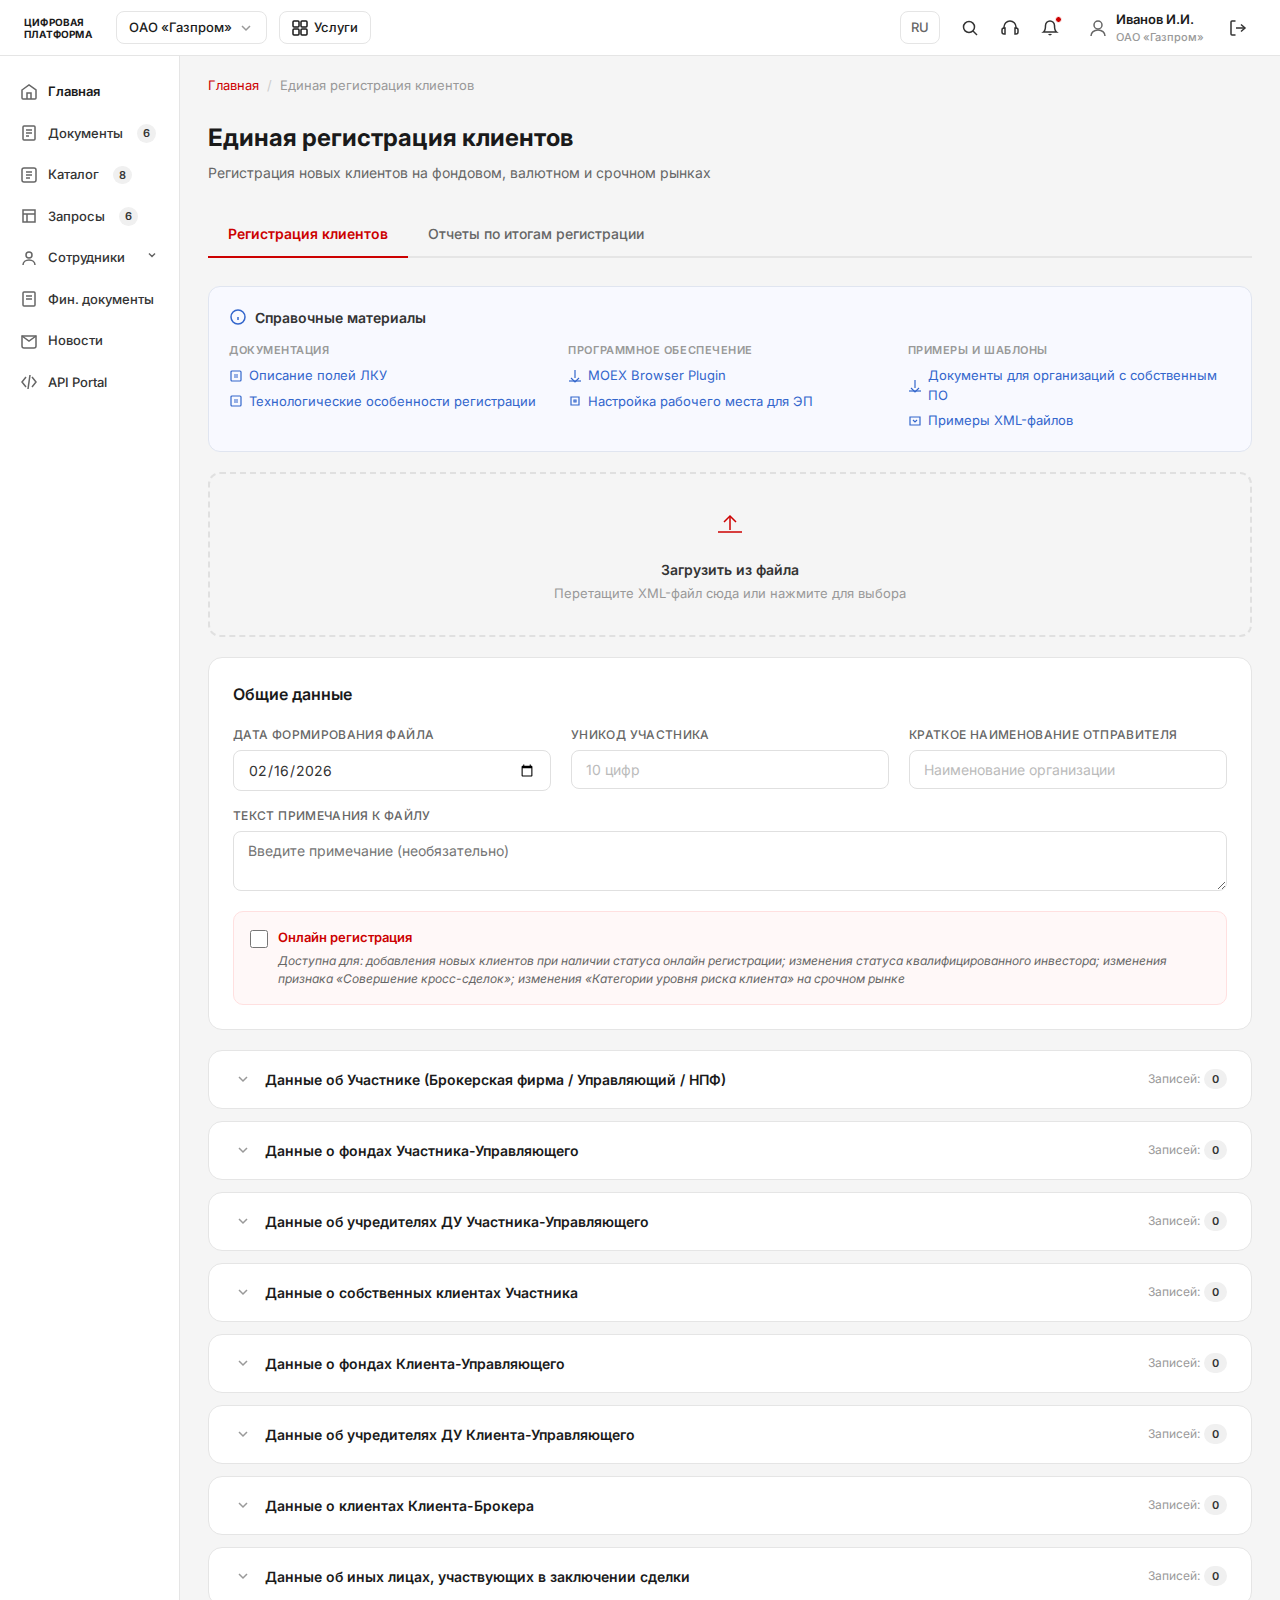
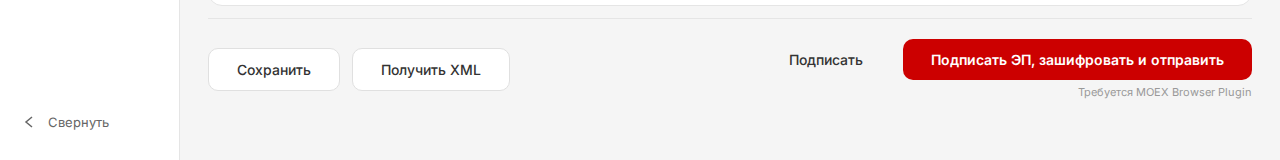
<file: reg-clients.html>
<!DOCTYPE html>
<html lang="ru">
<head>
<meta charset="UTF-8">
<meta name="viewport" content="width=device-width, initial-scale=1.0">
<title>Регистрация клиента — MOEX Цифровая Платформа</title>
<link href="https://fonts.googleapis.com/css2?family=Inter:wght@400;500;600;700;800&display=swap" rel="stylesheet">
<link rel="stylesheet" href="header.css">
<style>
*, *::before, *::after { margin: 0; padding: 0; box-sizing: border-box; }
body { font-family: 'Inter', -apple-system, sans-serif; background: #f5f5f5; color: #1a1a1a; font-size: 14px; line-height: 1.5; }
a { text-decoration: none; color: inherit; cursor: pointer; }
button { cursor: pointer; font-family: inherit; border: none; background: none; }

/* ===== MAIN ===== */
.main { flex: 1; padding: 20px 28px 40px; overflow-y: auto; max-width: 1200px; }

/* ===== BREADCRUMBS ===== */
.breadcrumbs { display: flex; align-items: center; gap: 8px; font-size: 13px; color: #999; margin-bottom: 24px; }
.breadcrumbs a { color: #CC0000; transition: opacity 0.15s; }
.breadcrumbs a:hover { opacity: 0.7; }
.breadcrumbs-sep { color: #ccc; }

/* ===== PAGE HEADER ===== */
.page-header { display: flex; align-items: flex-start; justify-content: space-between; margin-bottom: 28px; gap: 16px; flex-wrap: wrap; }
.page-title { font-size: 24px; font-weight: 700; color: #1a1a1a; margin-bottom: 6px; }
.page-subtitle { font-size: 14px; color: #666; line-height: 1.5; }

/* ===== TABS ===== */
.tabs { display: flex; gap: 0; border-bottom: 2px solid #e5e5e5; margin-bottom: 28px; }
.tab { padding: 12px 20px; font-size: 14px; font-weight: 500; color: #666; cursor: pointer; border-bottom: 2px solid transparent; margin-bottom: -2px; transition: all 0.15s; }
.tab:hover { color: #333; }
.tab.active { color: #CC0000; border-bottom-color: #CC0000; font-weight: 600; }
.tab-content { display: none; }
.tab-content.active { display: block; }

/* ===== FORM ===== */
.general-data { background: #fff; border: 1px solid #e5e5e5; border-radius: 14px; padding: 24px; margin-bottom: 20px; }
.general-data-title { font-size: 16px; font-weight: 600; margin-bottom: 20px; color: #1a1a1a; }
.form-grid { display: grid; grid-template-columns: 1fr 1fr 1fr; gap: 16px 20px; }
.form-group { display: flex; flex-direction: column; gap: 6px; }
.form-group.wide { grid-column: span 3; }
.form-label { font-size: 12px; font-weight: 500; color: #666; text-transform: uppercase; letter-spacing: 0.03em; }
.form-input, .form-textarea, .form-select { padding: 10px 14px; border: 1px solid #e0e0e0; border-radius: 8px; font-size: 14px; font-family: inherit; color: #333; outline: none; transition: border-color 0.15s; background: #fff; }
.form-input:focus, .form-textarea:focus, .form-select:focus { border-color: #CC0000; }
.form-input::placeholder { color: #bbb; }
.form-textarea { resize: vertical; min-height: 60px; }
.form-select { -webkit-appearance: none; appearance: none; background-image: url("data:image/svg+xml,%3Csvg xmlns='http://www.w3.org/2000/svg' width='12' height='12' viewBox='0 0 12 12' fill='none' stroke='%23999' stroke-width='1.5'%3E%3Cpath d='M3 4.5l3 3 3-3'/%3E%3C/svg%3E"); background-repeat: no-repeat; background-position: right 12px center; padding-right: 32px; }
.online-reg { display: flex; align-items: flex-start; gap: 10px; padding: 16px; background: #fff8f8; border: 1px solid #ffe0e0; border-radius: 10px; margin-top: 4px; }
.online-reg input[type="checkbox"] { width: 18px; height: 18px; accent-color: #CC0000; margin-top: 2px; flex-shrink: 0; }
.online-reg-text { font-size: 13px; color: #333; }
.online-reg-text strong { font-weight: 600; color: #CC0000; }
.online-reg-desc { font-size: 12px; color: #666; line-height: 1.5; margin-top: 4px; font-style: italic; }

/* ===== SECTIONS ===== */
.reg-section { background: #fff; border: 1px solid #e5e5e5; border-radius: 14px; margin-bottom: 12px; overflow: hidden; transition: border-color 0.15s; }
.reg-section:hover { border-color: #ddd; }
.reg-section-header { display: flex; align-items: center; gap: 12px; padding: 18px 24px; cursor: pointer; user-select: none; transition: background 0.15s; }
.reg-section-header:hover { background: #fafafa; }
.reg-section-chevron { width: 20px; height: 20px; color: #999; transition: transform 0.25s; flex-shrink: 0; }
.reg-section.open .reg-section-chevron { transform: rotate(180deg); }
.reg-section-title { font-size: 14px; font-weight: 600; color: #1a1a1a; flex: 1; }
.reg-section-badge { display: flex; align-items: center; gap: 4px; font-size: 12px; color: #999; }
.reg-section-badge-count { background: #f0f0f0; color: #333; font-weight: 600; padding: 2px 8px; border-radius: 10px; font-size: 11px; }
.reg-section-badge-count.has-records { background: #CC0000; color: #fff; }
.reg-section-body { display: none; padding: 0 24px 20px; }
.reg-section.open .reg-section-body { display: block; }
.section-table-wrap { border: 1px solid #f0f0f0; border-radius: 10px; overflow: hidden; margin-bottom: 16px; }
.section-table { width: 100%; border-collapse: collapse; }
.section-table thead { background: #fafafa; }
.section-table th { padding: 10px 14px; font-size: 11px; font-weight: 600; color: #666; text-align: left; text-transform: uppercase; letter-spacing: 0.04em; border-bottom: 1px solid #f0f0f0; white-space: nowrap; }
.section-table td { padding: 10px 14px; font-size: 13px; color: #333; border-bottom: 1px solid #f5f5f5; }
.section-table tbody tr:hover { background: #fafafa; }
.section-table-empty { padding: 24px 14px; font-size: 13px; color: #bbb; text-align: center; }
.table-actions { display: flex; gap: 4px; }
.table-action-btn { width: 28px; height: 28px; display: flex; align-items: center; justify-content: center; border-radius: 6px; color: #999; transition: all 0.15s; cursor: pointer; border: none; background: none; }
.table-action-btn:hover { background: #f0f0f0; color: #333; }
.table-action-btn.delete:hover { background: #fff0f0; color: #CC0000; }
.table-action-btn svg { width: 14px; height: 14px; }
.add-record-btn { display: inline-flex; align-items: center; gap: 8px; padding: 10px 20px; border: 1px dashed #CC0000; border-radius: 10px; font-size: 13px; font-weight: 500; color: #CC0000; background: #fff; cursor: pointer; transition: all 0.15s; }
.add-record-btn:hover { background: #fff0f0; border-style: solid; }
.add-record-btn svg { width: 16px; height: 16px; }

/* ===== ACTION BAR ===== */
.action-bar { display: flex; align-items: center; gap: 12px; padding: 20px 0; margin-top: 8px; border-top: 1px solid #e5e5e5; flex-wrap: wrap; }
.btn-primary { padding: 12px 28px; border-radius: 10px; font-size: 14px; font-weight: 600; font-family: inherit; background: #CC0000; color: #fff; transition: background 0.15s; cursor: pointer; border: none; }
.btn-primary:hover { background: #b30000; }
.btn-outline { padding: 12px 28px; border-radius: 10px; font-size: 14px; font-weight: 500; font-family: inherit; background: #fff; color: #333; border: 1px solid #e0e0e0; transition: all 0.15s; cursor: pointer; }
.btn-outline:hover { border-color: #ccc; background: #f9f9f9; }
.btn-secondary { padding: 12px 28px; border-radius: 10px; font-size: 14px; font-weight: 500; font-family: inherit; background: #f5f5f5; color: #333; border: none; transition: all 0.15s; cursor: pointer; }
.btn-secondary:hover { background: #eaeaea; }
.action-bar-right { margin-left: auto; display: flex; gap: 12px; align-items: flex-start; }
.ep-hint { font-size: 11px; color: #999; margin-top: 4px; }
.ep-wrap { display: flex; flex-direction: column; align-items: flex-end; }

/* ===== UPLOAD ===== */
.upload-area { border: 2px dashed #e0e0e0; border-radius: 12px; padding: 32px; text-align: center; margin-bottom: 20px; transition: all 0.2s; cursor: pointer; }
.upload-area:hover { border-color: #CC0000; background: #fff8f8; }
.upload-area svg { width: 36px; height: 36px; color: #CC0000; margin-bottom: 12px; }
.upload-area-title { font-size: 14px; font-weight: 600; color: #333; margin-bottom: 4px; }
.upload-area-desc { font-size: 13px; color: #999; }

/* ===== HELP PANEL ===== */
.help-panel { background: #f8f9ff; border: 1px solid #e0e5f0; border-radius: 12px; padding: 20px; margin-bottom: 20px; }
.help-panel-title { display: flex; align-items: center; gap: 8px; font-size: 14px; font-weight: 600; color: #333; margin-bottom: 14px; }
.help-panel-title svg { width: 18px; height: 18px; color: #3366CC; }
.help-panel-grid { display: grid; grid-template-columns: 1fr 1fr 1fr; gap: 16px; }
.help-group-title { font-size: 11px; font-weight: 600; color: #999; text-transform: uppercase; letter-spacing: 0.05em; margin-bottom: 8px; }
.help-panel-links { display: flex; flex-direction: column; gap: 6px; }
.help-panel-link { display: flex; align-items: center; gap: 6px; font-size: 13px; color: #3366CC; transition: opacity 0.15s; }
.help-panel-link:hover { opacity: 0.7; }
.help-panel-link svg { width: 14px; height: 14px; flex-shrink: 0; }

/* ===== MODAL ===== */
.modal-overlay { display: none; position: fixed; inset: 0; background: rgba(0,0,0,0.4); z-index: 200; justify-content: center; align-items: flex-start; padding: 40px 20px; overflow-y: auto; }
.modal-overlay.visible { display: flex; }
.modal { background: #fff; border-radius: 16px; width: 100%; max-width: 720px; box-shadow: 0 20px 60px rgba(0,0,0,0.15); animation: modalIn 0.2s ease; }
@keyframes modalIn { from { opacity: 0; transform: translateY(-12px); } to { opacity: 1; transform: translateY(0); } }
.modal-header { display: flex; align-items: center; justify-content: space-between; padding: 20px 24px; border-bottom: 1px solid #f0f0f0; }
.modal-title { font-size: 18px; font-weight: 700; color: #1a1a1a; }
.modal-close { width: 32px; height: 32px; display: flex; align-items: center; justify-content: center; border-radius: 8px; color: #999; transition: all 0.15s; cursor: pointer; border: none; background: none; }
.modal-close:hover { background: #f5f5f5; color: #333; }
.modal-close svg { width: 18px; height: 18px; }
.modal-body { padding: 24px; max-height: 60vh; overflow-y: auto; }
.modal-form-grid { display: grid; grid-template-columns: 1fr 1fr; gap: 16px; }
.modal-form-group { display: flex; flex-direction: column; gap: 5px; }
.modal-form-group.full-width { grid-column: span 2; }
.modal-form-label { font-size: 12px; font-weight: 500; color: #555; }
.modal-form-group.required .modal-form-label::after { content: ' *'; color: #CC0000; }
.modal-form-input, .modal-form-select { padding: 9px 12px; border: 1px solid #e0e0e0; border-radius: 8px; font-size: 13px; font-family: inherit; color: #333; outline: none; transition: border-color 0.15s; background: #fff; }
.modal-form-input:focus, .modal-form-select:focus { border-color: #CC0000; }
.modal-form-input::placeholder { color: #bbb; }
.modal-form-select { -webkit-appearance: none; appearance: none; background-image: url("data:image/svg+xml,%3Csvg xmlns='http://www.w3.org/2000/svg' width='10' height='10' viewBox='0 0 10 10' fill='none' stroke='%23999' stroke-width='1.5'%3E%3Cpath d='M2.5 3.75l2.5 2.5 2.5-2.5'/%3E%3C/svg%3E"); background-repeat: no-repeat; background-position: right 10px center; padding-right: 28px; }
.modal-form-group.error .modal-form-input, .modal-form-group.error .modal-form-select { border-color: #CC0000; }
.modal-form-error { font-size: 11px; color: #CC0000; display: none; }
.modal-form-group.error .modal-form-error { display: block; }
.modal-form-checkboxes { display: flex; flex-direction: column; gap: 6px; }
.modal-form-checkbox-item { display: flex; align-items: center; gap: 8px; font-size: 13px; color: #333; }
.modal-form-checkbox-item input { width: 16px; height: 16px; accent-color: #CC0000; }
.conditional-field { display: none; }
.conditional-field.visible { display: flex; }
.modal-section-divider { grid-column: span 2; border-top: 1px solid #f0f0f0; margin: 4px 0; }
.modal-section-title { grid-column: span 2; font-size: 13px; font-weight: 600; color: #666; margin-top: 4px; }
.modal-footer { display: flex; justify-content: flex-end; gap: 10px; padding: 16px 24px; border-top: 1px solid #f0f0f0; }
.modal-btn-save { padding: 10px 24px; border-radius: 8px; font-size: 13px; font-weight: 600; font-family: inherit; background: #CC0000; color: #fff; border: none; cursor: pointer; transition: background 0.15s; }
.modal-btn-save:hover { background: #b30000; }
.modal-btn-cancel { padding: 10px 24px; border-radius: 8px; font-size: 13px; font-weight: 500; font-family: inherit; background: #f5f5f5; color: #333; border: none; cursor: pointer; transition: background 0.15s; }
.modal-btn-cancel:hover { background: #eaeaea; }

/* ===== RESPONSIVE ===== */
body { overflow-x: hidden; }
@media (max-width: 1024px) {
  .form-grid { grid-template-columns: 1fr 1fr; }
  .form-group.wide { grid-column: span 2; }
  .main { padding: 16px 20px 32px; }
  .help-panel-grid { grid-template-columns: 1fr; }
}
@media (max-width: 768px) {
  .main { padding: 16px; max-width: 100%; }
  .form-grid { grid-template-columns: 1fr; }
  .form-group.wide { grid-column: span 1; }
  .modal-form-grid { grid-template-columns: 1fr; }
  .modal-form-group.full-width { grid-column: span 1; }
  .modal-section-divider, .modal-section-title { grid-column: span 1; }
  .tabs { overflow-x: auto; }
  .tab { white-space: nowrap; padding: 12px 14px; font-size: 13px; }
  .action-bar { flex-direction: column; align-items: stretch; }
  .action-bar-right { margin-left: 0; }
}
@media (max-width: 480px) {
  .main { padding: 12px; }
  .page-title { font-size: 20px; }
}
.main::-webkit-scrollbar { width: 6px; }
.main::-webkit-scrollbar-track { background: transparent; }
.main::-webkit-scrollbar-thumb { background: #ddd; border-radius: 3px; }
.main::-webkit-scrollbar-thumb:hover { background: #ccc; }
</style>
</head>
<body>

<div class="layout">
  <main class="main">
    <div class="breadcrumbs"><a href="index.html">Главная</a><span class="breadcrumbs-sep">/</span><span>Единая регистрация клиентов</span></div>
    <div class="page-header"><div><h1 class="page-title">Единая регистрация клиентов</h1><p class="page-subtitle">Регистрация новых клиентов на фондовом, валютном и срочном рынках</p></div></div>

    <div class="tabs">
      <div class="tab active" data-tab="registration">Регистрация клиентов</div>
      <div class="tab" data-tab="reports">Отчеты по итогам регистрации</div>
    </div>

    <!-- TAB: Registration -->
    <div class="tab-content active" id="tab-registration">

      <!-- Help panel -->
      <div class="help-panel">
        <div class="help-panel-title"><svg viewBox="0 0 18 18" fill="none" stroke="currentColor" stroke-width="1.5"><circle cx="9" cy="9" r="7"/><path d="M9 12v-3M9 6.5v0"/></svg>Справочные материалы</div>
        <div class="help-panel-grid">
          <div>
            <div class="help-group-title">Документация</div>
            <div class="help-panel-links">
              <a href="https://fs.moex.com/files/10582/50842" class="help-panel-link" target="_blank"><svg viewBox="0 0 14 14" fill="none" stroke="currentColor" stroke-width="1.2"><path d="M3 2h8a1 1 0 011 1v8a1 1 0 01-1 1H3a1 1 0 01-1-1V3a1 1 0 011-1z"/><path d="M5 6h4M5 8h4"/></svg>Описание полей ЛКУ</a>
              <a href="https://www.moex.com/a790" class="help-panel-link" target="_blank"><svg viewBox="0 0 14 14" fill="none" stroke="currentColor" stroke-width="1.2"><path d="M3 2h8a1 1 0 011 1v8a1 1 0 01-1 1H3a1 1 0 01-1-1V3a1 1 0 011-1z"/><path d="M5 6h4M5 8h4"/></svg>Технологические особенности регистрации</a>
            </div>
          </div>
          <div>
            <div class="help-group-title">Программное обеспечение</div>
            <div class="help-panel-links">
              <a href="#" class="help-panel-link"><svg viewBox="0 0 14 14" fill="none" stroke="currentColor" stroke-width="1.2"><path d="M7 1v8M3 9l4 4 4-4"/><path d="M1 12h12"/></svg>MOEX Browser Plugin</a>
              <a href="#" class="help-panel-link"><svg viewBox="0 0 14 14" fill="none" stroke="currentColor" stroke-width="1.2"><path d="M3 3h8v8H3z"/><path d="M6 6h2v2H6z"/></svg>Настройка рабочего места для ЭП</a>
            </div>
          </div>
          <div>
            <div class="help-group-title">Примеры и шаблоны</div>
            <div class="help-panel-links">
              <a href="https://www.moex.com/a3361" class="help-panel-link" target="_blank"><svg viewBox="0 0 14 14" fill="none" stroke="currentColor" stroke-width="1.2"><path d="M7 1v8M3 9l4 4 4-4"/><path d="M1 12h12"/></svg>Документы для организаций с собственным ПО</a>
              <a href="#" class="help-panel-link"><svg viewBox="0 0 14 14" fill="none" stroke="currentColor" stroke-width="1.2"><path d="M2 3h10v8H2z"/><path d="M5 6l2 2 2-2"/></svg>Примеры XML-файлов</a>
            </div>
          </div>
        </div>
      </div>

      <!-- Upload -->
      <div class="upload-area" onclick="document.getElementById('fileInput').click()">
        <svg viewBox="0 0 36 36" fill="none" stroke="currentColor" stroke-width="1.5"><path d="M18 24V10"/><path d="M12 16l6-6 6 6"/><path d="M6 26h24"/></svg>
        <div class="upload-area-title">Загрузить из файла</div>
        <div class="upload-area-desc">Перетащите XML-файл сюда или нажмите для выбора</div>
        <input type="file" id="fileInput" accept=".xml" style="display:none">
      </div>

      <!-- General data -->
      <div class="general-data">
        <div class="general-data-title">Общие данные</div>
        <div class="form-grid">
          <div class="form-group"><label class="form-label">Дата формирования файла</label><input type="date" class="form-input" value="2026-02-16"></div>
          <div class="form-group"><label class="form-label">Уникод Участника</label><input type="text" class="form-input" placeholder="10 цифр" maxlength="10"></div>
          <div class="form-group"><label class="form-label">Краткое наименование отправителя</label><input type="text" class="form-input" placeholder="Наименование организации"></div>
          <div class="form-group wide"><label class="form-label">Текст примечания к файлу</label><textarea class="form-textarea" placeholder="Введите примечание (необязательно)"></textarea></div>
          <div class="form-group wide"><div class="online-reg"><input type="checkbox" id="onlineReg"><div><div class="online-reg-text"><strong>Онлайн регистрация</strong></div><div class="online-reg-desc">Доступна для: добавления новых клиентов при наличии статуса онлайн регистрации; изменения статуса квалифицированного инвестора; изменения признака «Совершение кросс-сделок»; изменения «Категории уровня риска клиента» на срочном рынке</div></div></div></div>
        </div>
      </div>

      <!-- 8 Sections -->
      <div class="reg-section" id="section-broker">
        <div class="reg-section-header" onclick="toggleSection('broker')"><svg class="reg-section-chevron" viewBox="0 0 20 20" fill="none" stroke="currentColor" stroke-width="1.5"><path d="M6 8l4 4 4-4"/></svg><div class="reg-section-title">Данные об Участнике (Брокерская фирма / Управляющий / НПФ)</div><div class="reg-section-badge"><span>Записей:</span><span class="reg-section-badge-count" id="count-broker">0</span></div></div>
        <div class="reg-section-body"><div class="section-table-wrap"><table class="section-table"><thead><tr><th>Тип операции</th><th>ЕКК Управляющего</th><th>Краткий код</th><th>Квал. инвестор</th><th>ИНН</th><th></th></tr></thead><tbody id="tbody-broker"><tr><td colspan="6" class="section-table-empty">Нет добавленных записей</td></tr></tbody></table></div><button class="add-record-btn" onclick="openModal('broker')"><svg viewBox="0 0 16 16" fill="none" stroke="currentColor" stroke-width="1.5"><path d="M8 3v10M3 8h10"/></svg>Добавить запись</button></div>
      </div>

      <div class="reg-section" id="section-funds">
        <div class="reg-section-header" onclick="toggleSection('funds')"><svg class="reg-section-chevron" viewBox="0 0 20 20" fill="none" stroke="currentColor" stroke-width="1.5"><path d="M6 8l4 4 4-4"/></svg><div class="reg-section-title">Данные о фондах Участника-Управляющего</div><div class="reg-section-badge"><span>Записей:</span><span class="reg-section-badge-count" id="count-funds">0</span></div></div>
        <div class="reg-section-body"><div class="section-table-wrap"><table class="section-table"><thead><tr><th>Тип операции</th><th>ЕКК Управляющего</th><th>ЕКК Фонда</th><th>Вид управления</th><th>Квал. инвестор</th><th></th></tr></thead><tbody id="tbody-funds"><tr><td colspan="6" class="section-table-empty">Нет добавленных записей</td></tr></tbody></table></div><button class="add-record-btn" onclick="openModal('funds')"><svg viewBox="0 0 16 16" fill="none" stroke="currentColor" stroke-width="1.5"><path d="M8 3v10M3 8h10"/></svg>Добавить запись</button></div>
      </div>

      <div class="reg-section" id="section-trustees">
        <div class="reg-section-header" onclick="toggleSection('trustees')"><svg class="reg-section-chevron" viewBox="0 0 20 20" fill="none" stroke="currentColor" stroke-width="1.5"><path d="M6 8l4 4 4-4"/></svg><div class="reg-section-title">Данные об учредителях ДУ Участника-Управляющего</div><div class="reg-section-badge"><span>Записей:</span><span class="reg-section-badge-count" id="count-trustees">0</span></div></div>
        <div class="reg-section-body"><div class="section-table-wrap"><table class="section-table"><thead><tr><th>Тип операции</th><th>ЕКК Управляющего</th><th>ЕКК Учредителя ДУ</th><th>Тип клиента</th><th>ИИС</th><th></th></tr></thead><tbody id="tbody-trustees"><tr><td colspan="6" class="section-table-empty">Нет добавленных записей</td></tr></tbody></table></div><button class="add-record-btn" onclick="openModal('trustees')"><svg viewBox="0 0 16 16" fill="none" stroke="currentColor" stroke-width="1.5"><path d="M8 3v10M3 8h10"/></svg>Добавить запись</button></div>
      </div>

      <div class="reg-section" id="section-own-clients">
        <div class="reg-section-header" onclick="toggleSection('own-clients')"><svg class="reg-section-chevron" viewBox="0 0 20 20" fill="none" stroke="currentColor" stroke-width="1.5"><path d="M6 8l4 4 4-4"/></svg><div class="reg-section-title">Данные о собственных клиентах Участника</div><div class="reg-section-badge"><span>Записей:</span><span class="reg-section-badge-count" id="count-own-clients">0</span></div></div>
        <div class="reg-section-body"><div class="section-table-wrap"><table class="section-table"><thead><tr><th>Тип операции</th><th>Тип клиента</th><th>ЕКК клиента</th><th>Кросс-сделки</th><th>ИНН</th><th></th></tr></thead><tbody id="tbody-own-clients"><tr><td colspan="6" class="section-table-empty">Нет добавленных записей</td></tr></tbody></table></div><button class="add-record-btn" onclick="openModal('own-clients')"><svg viewBox="0 0 16 16" fill="none" stroke="currentColor" stroke-width="1.5"><path d="M8 3v10M3 8h10"/></svg>Добавить запись</button></div>
      </div>

      <div class="reg-section" id="section-client-manager">
        <div class="reg-section-header" onclick="toggleSection('client-manager')"><svg class="reg-section-chevron" viewBox="0 0 20 20" fill="none" stroke="currentColor" stroke-width="1.5"><path d="M6 8l4 4 4-4"/></svg><div class="reg-section-title">Данные о фондах Клиента-Управляющего</div><div class="reg-section-badge"><span>Записей:</span><span class="reg-section-badge-count" id="count-client-manager">0</span></div></div>
        <div class="reg-section-body"><div class="section-table-wrap"><table class="section-table"><thead><tr><th>Тип операции</th><th>ЕКК Клиента-Упр.</th><th>ЕКК Фонда</th><th>Вид управления</th><th>Квал. инвестор</th><th></th></tr></thead><tbody id="tbody-client-manager"><tr><td colspan="6" class="section-table-empty">Нет добавленных записей</td></tr></tbody></table></div><button class="add-record-btn" onclick="openModal('client-manager')"><svg viewBox="0 0 16 16" fill="none" stroke="currentColor" stroke-width="1.5"><path d="M8 3v10M3 8h10"/></svg>Добавить запись</button></div>
      </div>

      <div class="reg-section" id="section-client-trustees">
        <div class="reg-section-header" onclick="toggleSection('client-trustees')"><svg class="reg-section-chevron" viewBox="0 0 20 20" fill="none" stroke="currentColor" stroke-width="1.5"><path d="M6 8l4 4 4-4"/></svg><div class="reg-section-title">Данные об учредителях ДУ Клиента-Управляющего</div><div class="reg-section-badge"><span>Записей:</span><span class="reg-section-badge-count" id="count-client-trustees">0</span></div></div>
        <div class="reg-section-body"><div class="section-table-wrap"><table class="section-table"><thead><tr><th>Тип операции</th><th>ЕКК Клиента-Упр.</th><th>ЕКК Учредителя ДУ</th><th>Тип клиента</th><th>ИИС</th><th></th></tr></thead><tbody id="tbody-client-trustees"><tr><td colspan="6" class="section-table-empty">Нет добавленных записей</td></tr></tbody></table></div><button class="add-record-btn" onclick="openModal('client-trustees')"><svg viewBox="0 0 16 16" fill="none" stroke="currentColor" stroke-width="1.5"><path d="M8 3v10M3 8h10"/></svg>Добавить запись</button></div>
      </div>

      <div class="reg-section" id="section-sub-brokers">
        <div class="reg-section-header" onclick="toggleSection('sub-brokers')"><svg class="reg-section-chevron" viewBox="0 0 20 20" fill="none" stroke="currentColor" stroke-width="1.5"><path d="M6 8l4 4 4-4"/></svg><div class="reg-section-title">Данные о клиентах Клиента-Брокера</div><div class="reg-section-badge"><span>Записей:</span><span class="reg-section-badge-count" id="count-sub-brokers">0</span></div></div>
        <div class="reg-section-body"><div class="section-table-wrap"><table class="section-table"><thead><tr><th>Тип операции</th><th>ЕКК Брокера</th><th>ЕКК клиента</th><th>Тип клиента</th><th>Код клиента</th><th></th></tr></thead><tbody id="tbody-sub-brokers"><tr><td colspan="6" class="section-table-empty">Нет добавленных записей</td></tr></tbody></table></div><button class="add-record-btn" onclick="openModal('sub-brokers')"><svg viewBox="0 0 16 16" fill="none" stroke="currentColor" stroke-width="1.5"><path d="M8 3v10M3 8h10"/></svg>Добавить запись</button></div>
      </div>

      <div class="reg-section" id="section-other">
        <div class="reg-section-header" onclick="toggleSection('other')"><svg class="reg-section-chevron" viewBox="0 0 20 20" fill="none" stroke="currentColor" stroke-width="1.5"><path d="M6 8l4 4 4-4"/></svg><div class="reg-section-title">Данные об иных лицах, участвующих в заключении сделки</div><div class="reg-section-badge"><span>Записей:</span><span class="reg-section-badge-count" id="count-other">0</span></div></div>
        <div class="reg-section-body"><div class="section-table-wrap"><table class="section-table"><thead><tr><th>Тип операции</th><th>ЕКК субброкера</th><th>ЕКК клиента</th><th>Тип клиента</th><th>Код клиента</th><th></th></tr></thead><tbody id="tbody-other"><tr><td colspan="6" class="section-table-empty">Нет добавленных записей</td></tr></tbody></table></div><button class="add-record-btn" onclick="openModal('other')"><svg viewBox="0 0 16 16" fill="none" stroke="currentColor" stroke-width="1.5"><path d="M8 3v10M3 8h10"/></svg>Добавить запись</button></div>
      </div>

      <!-- ACTION BAR -->
      <div class="action-bar">
        <button class="btn-outline" onclick="alert('Файл сохранен')">Сохранить</button>
        <button class="btn-outline">Получить XML</button>
        <div class="action-bar-right">
          <button class="btn-secondary">Подписать</button>
          <div class="ep-wrap">
            <button class="btn-primary">Подписать ЭП, зашифровать и отправить</button>
            <div class="ep-hint">Требуется MOEX Browser Plugin</div>
          </div>
        </div>
      </div>
    </div>

    <!-- TAB: Reports -->
    <div class="tab-content" id="tab-reports">
      <div class="general-data">
        <div class="general-data-title">Отчеты по итогам регистрации клиента</div>
        <div class="form-grid" style="grid-template-columns: 1fr 1fr;"><div class="form-group"><label class="form-label">Дата с</label><input type="date" class="form-input" value="2026-01-16"></div><div class="form-group"><label class="form-label">Дата по</label><input type="date" class="form-input" value="2026-02-16"></div></div>
        <div style="margin-top: 16px;"><button class="btn-primary">Найти отчеты</button></div>
        <div class="section-table-wrap" style="margin-top: 20px;"><table class="section-table"><thead><tr><th>Дата отчета</th><th>Номер файла</th><th>Тип</th><th>Статус</th><th>Действия</th></tr></thead><tbody><tr><td colspan="5" class="section-table-empty">Нет данных за выбранный период</td></tr></tbody></table></div>
      </div>
    </div>
  </main>
</div>

<!-- MODAL -->
<div class="modal-overlay" id="modalOverlay">
  <div class="modal">
    <div class="modal-header"><div class="modal-title" id="modalTitle"></div><button class="modal-close" onclick="closeModal()"><svg viewBox="0 0 18 18" fill="none" stroke="currentColor" stroke-width="1.5"><path d="M4 4l10 10M14 4L4 14"/></svg></button></div>
    <div class="modal-body"><div class="modal-form-grid" id="modalForm"></div></div>
    <div class="modal-footer"><button class="modal-btn-cancel" onclick="closeModal()">Отмена</button><button class="modal-btn-save" onclick="saveRecord()">Сохранить запись</button></div>
  </div>
</div>

<script>
// ===== DATA =====
const OP_TYPES = ['(A) Добавление нового клиента','(U) Изменение данных','(L) Добавление кратких кодов','(R) Удаление кратких кодов','(M) Привязка кодов к ЕКК','(D) Удаление клиента'];
const MARKETS = ['(SE) Фондовый рынок','(CU) Валютный рынок','(FO) Срочный рынок','(CO) Товарный рынок'];
const YES_NO = ['Да','Нет'];
const CLIENT_TYPES = ['Физическое лицо / ИП','Юридическое лицо'];
const DOC_TYPES = ['Паспорт РФ','Паспорт СССР','Свидетельство о рождении','Иной документ'];
const MGMT_TYPES = ['Управляющий для ПИФ','Ипотечное покрытие','Пенсионные резервы НПФ','Пенсионные накопления НПФ','Пенсионные накопления ПФР','Военная ипотека'];
const CROSS_DEALS = ['Кросс-сделки запрещены','Кросс-сделки разрешены'];
const COUNTRIES = ['643 - Российская Федерация','840 - США','826 - Великобритания','276 - Германия','756 - Швейцария','156 - Китай','392 - Япония','000 - Без гражданства'];
const LICENSES = ['Управляющий фондами','Управляющий для одного учредителя','Управляющий для группы учредителей','Брокерское обслуживание'];

const SECTIONS = {
  broker: {
    title: 'Добавить запись: Участник (БФ / Управляющий / НПФ)',
    tableCols: ['operationType','ekk','shortCode','qualInvestor','inn'],
    fields: [
      {key:'operationType',label:'Тип операции',type:'select',options:OP_TYPES.slice(0,5),required:true},
      {key:'hasEKK',label:'ЕКК присвоен?',type:'select',options:YES_NO,required:true},
      {key:'ekk',label:'ЕКК Управляющего',type:'text',placeholder:'До 12 символов',maxlength:12,required:true},
      {key:'marketCode',label:'Краткий код: Рынок',type:'select',options:MARKETS,conditional:{field:'hasEKK',value:'Нет'}},
      {key:'shortCode',label:'Краткий код: Код',type:'text',placeholder:'Код участника',conditional:{field:'hasEKK',value:'Нет'}},
      {key:'_div1',type:'divider'},
      {key:'qualInvestor',label:'Квалифицированный инвестор',type:'select',options:YES_NO,required:true},
      {key:'inn',label:'ИНН',type:'text',placeholder:'10 цифр',maxlength:10,required:true},
      {key:'_div2',type:'divider'},{key:'_title1',type:'section_title',label:'Лицензионная деятельность'},
      {key:'licenses',label:'Лицензионная деятельность',type:'checkboxes',options:LICENSES,fullWidth:true,required:true}
    ]
  },
  funds: {
    title: 'Добавить запись: Фонды Управляющего',
    tableCols: ['operationType','ekkManager','ekkFund','managementType','qualInvestor'],
    fields: [
      {key:'operationType',label:'Тип операции',type:'select',options:OP_TYPES,required:true},
      {key:'ekkManager',label:'ЕКК Управляющего',type:'text',placeholder:'До 12 символов',maxlength:12},
      {key:'managerMarket',label:'Код Управляющего: Рынок',type:'select',options:MARKETS},
      {key:'managerCode',label:'Код Управляющего: Код',type:'text',placeholder:'Код'},
      {key:'_div1',type:'divider'},{key:'_t1',type:'section_title',label:'Данные фонда'},
      {key:'ekkFund',label:'ЕКК Фонда',type:'text',placeholder:'До 12 символов',maxlength:12,required:true},
      {key:'fundMarket',label:'Код фонда: Рынок',type:'select',options:MARKETS},
      {key:'fundCode',label:'Код фонда: Код',type:'text',placeholder:'Код'},
      {key:'fundCodeName',label:'Наименование кода',type:'text',placeholder:'Наименование'},
      {key:'qualInvestor',label:'Квалифицированный инвестор',type:'select',options:YES_NO,required:true},
      {key:'managementType',label:'Вид управления',type:'select',options:MGMT_TYPES,required:true},
      {key:'regNumber',label:'Гос. рег. номер выпуска',type:'text',placeholder:'До 20 символов',maxlength:20},
      {key:'innNPF',label:'ИНН НПФ',type:'text',placeholder:'10 цифр',maxlength:10},
      {key:'innPFR',label:'ИНН ПФР',type:'text',placeholder:'10 цифр',maxlength:10}
    ]
  },
  trustees: {
    title: 'Добавить запись: Учредители ДУ Участника',
    tableCols: ['operationType','ekkManager','ekkTrustee','clientType','iis'],
    fields: [
      {key:'operationType',label:'Тип операции',type:'select',options:OP_TYPES,required:true},
      {key:'ekkManager',label:'ЕКК Управляющего',type:'text',maxlength:12},
      {key:'managerMarket',label:'Код Управляющего: Рынок',type:'select',options:MARKETS},
      {key:'managerCode',label:'Код Управляющего: Код',type:'text'},
      {key:'_div1',type:'divider'},{key:'_t1',type:'section_title',label:'Данные Учредителя ДУ'},
      {key:'ekkTrustee',label:'ЕКК Учредителя ДУ',type:'text',maxlength:12,required:true},
      {key:'trusteeMarket',label:'Код Учредителя ДУ: Рынок',type:'select',options:MARKETS},
      {key:'trusteeCode',label:'Код Учредителя ДУ: Код',type:'text'},
      {key:'qualInvestor',label:'Квалифицированный инвестор',type:'select',options:YES_NO,required:true},
      {key:'clientType',label:'Тип клиента',type:'select',options:CLIENT_TYPES,required:true},
      {key:'country',label:'Страна',type:'select',options:COUNTRIES,required:true},
      {key:'documentType',label:'Тип документа',type:'select',options:DOC_TYPES,conditional:{field:'clientType',value:'Физическое лицо / ИП'}},
      {key:'documentData',label:'Данные документа',type:'text',placeholder:'Серия и номер',conditional:{field:'clientType',value:'Физическое лицо / ИП'}},
      {key:'iis',label:'Наличие договора ИИС',type:'select',options:YES_NO,conditional:{field:'clientType',value:'Физическое лицо / ИП'}},
      {key:'inn',label:'ИНН',type:'text',maxlength:10,conditional:{field:'clientType',value:'Юридическое лицо'},required:true}
    ]
  },
  'own-clients': {
    title: 'Добавить запись: Собственные клиенты Участника',
    tableCols: ['operationType','clientType','ekkClient','crossDeals','inn'],
    fields: [
      {key:'operationType',label:'Тип операции',type:'select',options:OP_TYPES,required:true},
      {key:'isNonResident',label:'Участник клиринга-нерезидент?',type:'select',options:YES_NO,required:true},
      {key:'clientType',label:'Тип клиента',type:'select',options:CLIENT_TYPES,required:true},
      {key:'ekkClient',label:'ЕКК клиента',type:'text',maxlength:12,required:true},
      {key:'clientMarket',label:'Код клиента: Рынок',type:'select',options:MARKETS,required:true},
      {key:'clientCode',label:'Код клиента: Код',type:'text',required:true},
      {key:'clientCodeName',label:'Наименование кода',type:'text'},
      {key:'kpd',label:'КПД',type:'text',placeholder:'Код получателя дохода'},
      {key:'crossDeals',label:'Совершение кросс-сделок',type:'select',options:CROSS_DEALS,required:true},
      {key:'iis',label:'Наличие договора ИИС',type:'select',options:YES_NO,conditional:{field:'clientType',value:'Физическое лицо / ИП'}},
      {key:'founderGroup',label:'Принадлежность к группе учредителей',type:'select',options:YES_NO,conditional:{field:'clientType',value:'Юридическое лицо'}},
      {key:'_div1',type:'divider'},{key:'_t1',type:'section_title',label:'Идентификация'},
      {key:'country',label:'Страна',type:'select',options:COUNTRIES,required:true},
      {key:'documentType',label:'Тип документа',type:'select',options:DOC_TYPES,conditional:{field:'clientType',value:'Физическое лицо / ИП'}},
      {key:'documentData',label:'Данные документа',type:'text',conditional:{field:'clientType',value:'Физическое лицо / ИП'}},
      {key:'inn',label:'ИНН',type:'text',maxlength:10,required:true},
      {key:'bankLicense',label:'Валютная банковская лицензия',type:'select',options:YES_NO,conditional:{field:'clientType',value:'Юридическое лицо'}},
      {key:'insuranceLicense',label:'Лицензия на страхование',type:'select',options:YES_NO,conditional:{field:'clientType',value:'Юридическое лицо'}}
    ]
  },
  'client-manager': {
    title: 'Добавить запись: Фонды Клиента-Управляющего',
    tableCols: ['operationType','ekkClientManager','ekkFund','managementType','qualInvestor'],
    fields: [
      {key:'operationType',label:'Тип операции',type:'select',options:OP_TYPES.filter(o=>!o.includes('(M)')),required:true},
      {key:'ekkClientManager',label:'ЕКК Клиента-Управляющего',type:'text',maxlength:12},
      {key:'clientManagerMarket',label:'Код Клиента-Упр.: Рынок',type:'select',options:MARKETS},
      {key:'clientManagerCode',label:'Код Клиента-Упр.: Код',type:'text'},
      {key:'_div1',type:'divider'},{key:'_t1',type:'section_title',label:'Данные фонда'},
      {key:'ekkFund',label:'ЕКК Фонда',type:'text',maxlength:12,required:true},
      {key:'fundMarket',label:'Код фонда: Рынок',type:'select',options:MARKETS},
      {key:'fundCode',label:'Код фонда: Код',type:'text'},
      {key:'fundCodeName',label:'Наименование кода',type:'text'},
      {key:'qualInvestor',label:'Квалифицированный инвестор',type:'select',options:YES_NO,required:true},
      {key:'managementType',label:'Вид управления',type:'select',options:MGMT_TYPES,required:true},
      {key:'regNumber',label:'Гос. рег. номер выпуска',type:'text',maxlength:20},
      {key:'innNPF',label:'ИНН НПФ',type:'text',maxlength:10}
    ]
  },
  'client-trustees': {
    title: 'Добавить запись: Учредители ДУ Клиента-Управляющего',
    tableCols: ['operationType','ekkClientManager','ekkTrustee','clientType','iis'],
    fields: [
      {key:'operationType',label:'Тип операции',type:'select',options:OP_TYPES,required:true},
      {key:'ekkClientManager',label:'ЕКК Клиента-Управляющего',type:'text',maxlength:12},
      {key:'clientManagerMarket',label:'Код Клиента-Упр.: Рынок',type:'select',options:MARKETS},
      {key:'clientManagerCode',label:'Код Клиента-Упр.: Код',type:'text'},
      {key:'_div1',type:'divider'},{key:'_t1',type:'section_title',label:'Данные Учредителя ДУ'},
      {key:'ekkTrustee',label:'ЕКК Учредителя ДУ',type:'text',maxlength:12,required:true},
      {key:'trusteeMarket',label:'Код Учредителя ДУ: Рынок',type:'select',options:MARKETS},
      {key:'trusteeCode',label:'Код Учредителя ДУ: Код',type:'text'},
      {key:'qualInvestor',label:'Квалифицированный инвестор',type:'select',options:YES_NO,required:true},
      {key:'clientType',label:'Тип клиента',type:'select',options:CLIENT_TYPES,required:true},
      {key:'country',label:'Страна',type:'select',options:COUNTRIES,required:true},
      {key:'documentType',label:'Тип документа',type:'select',options:DOC_TYPES,conditional:{field:'clientType',value:'Физическое лицо / ИП'}},
      {key:'documentData',label:'Данные документа',type:'text',conditional:{field:'clientType',value:'Физическое лицо / ИП'}},
      {key:'iis',label:'Наличие договора ИИС',type:'select',options:YES_NO,conditional:{field:'clientType',value:'Физическое лицо / ИП'}},
      {key:'inn',label:'ИНН',type:'text',maxlength:10,conditional:{field:'clientType',value:'Юридическое лицо'}}
    ]
  },
  'sub-brokers': {
    title: 'Добавить запись: Клиенты Клиента-Брокера',
    tableCols: ['operationType','ekkBroker','ekkClient','clientType','clientCode'],
    fields: [
      {key:'operationType',label:'Тип операции',type:'select',options:OP_TYPES.filter(o=>!o.includes('(M)')),required:true},
      {key:'ekkBroker',label:'ЕКК Брокера',type:'text',maxlength:12,required:true},
      {key:'brokerCode',label:'Код Брокера',type:'text'},
      {key:'ekkClient',label:'ЕКК клиента',type:'text',maxlength:12,required:true},
      {key:'clientMarket',label:'Код клиента: Рынок',type:'select',options:MARKETS},
      {key:'clientCode',label:'Код клиента: Код',type:'text'},
      {key:'clientCodeName',label:'Наименование кода',type:'text'},
      {key:'clientType',label:'Тип клиента',type:'select',options:CLIENT_TYPES,required:true}
    ]
  },
  other: {
    title: 'Добавить запись: Иные лица',
    tableCols: ['operationType','ekkSubbroker','ekkClient','clientType','clientCode'],
    fields: [
      {key:'operationType',label:'Тип операции',type:'select',options:OP_TYPES.filter(o=>!o.includes('(M)')),required:true},
      {key:'ekkSubbroker',label:'ЕКК субброкера',type:'text',maxlength:12,required:true},
      {key:'subbrokerCode',label:'Код субброкера',type:'text'},
      {key:'ekkClient',label:'ЕКК клиента',type:'text',maxlength:12,required:true},
      {key:'clientMarket',label:'Код клиента: Рынок',type:'select',options:MARKETS},
      {key:'clientCode',label:'Код клиента: Код',type:'text'},
      {key:'clientCodeName',label:'Наименование кода',type:'text'},
      {key:'clientType',label:'Тип клиента',type:'select',options:CLIENT_TYPES,required:true}
    ]
  }
};

// Records storage
const records = {};
Object.keys(SECTIONS).forEach(k => records[k] = []);
let currentSection = null;

// ===== TABS =====
document.querySelectorAll('.tab').forEach(tab => {
  tab.addEventListener('click', () => {
    document.querySelectorAll('.tab').forEach(t => t.classList.remove('active'));
    document.querySelectorAll('.tab-content').forEach(c => c.classList.remove('active'));
    tab.classList.add('active');
    document.getElementById('tab-' + tab.dataset.tab).classList.add('active');
  });
});

// ===== COLLAPSIBLE SECTIONS =====
function toggleSection(id) {
  document.getElementById('section-' + id).classList.toggle('open');
}

// ===== MODAL =====
function openModal(sectionId) {
  currentSection = sectionId;
  const cfg = SECTIONS[sectionId];
  document.getElementById('modalTitle').textContent = cfg.title;
  const form = document.getElementById('modalForm');
  form.innerHTML = '';

  cfg.fields.forEach(f => {
    if (f.type === 'divider') { form.innerHTML += '<div class="modal-section-divider"></div>'; return; }
    if (f.type === 'section_title') { form.innerHTML += '<div class="modal-section-title">' + f.label + '</div>'; return; }

    const isConditional = f.conditional;
    const cls = ['modal-form-group'];
    if (f.required) cls.push('required');
    if (f.fullWidth || f.type === 'checkboxes') cls.push('full-width');
    if (isConditional) cls.push('conditional-field');

    let html = '<div class="' + cls.join(' ') + '"' + (isConditional ? ' data-depends="' + f.conditional.field + '" data-value="' + f.conditional.value + '"' : '') + '>';
    html += '<label class="modal-form-label">' + f.label + '</label>';

    if (f.type === 'text') {
      html += '<input class="modal-form-input" data-key="' + f.key + '" type="text"' + (f.placeholder ? ' placeholder="' + f.placeholder + '"' : '') + (f.maxlength ? ' maxlength="' + f.maxlength + '"' : '') + '>';
    } else if (f.type === 'select') {
      html += '<select class="modal-form-select" data-key="' + f.key + '"><option value="">-- Выберите --</option>';
      f.options.forEach(o => html += '<option value="' + o + '">' + o + '</option>');
      html += '</select>';
    } else if (f.type === 'checkboxes') {
      html += '<div class="modal-form-checkboxes">';
      f.options.forEach(o => html += '<label class="modal-form-checkbox-item"><input type="checkbox" data-key="' + f.key + '" value="' + o + '">' + o + '</label>');
      html += '</div>';
    }
    html += '<div class="modal-form-error">Обязательное поле</div></div>';
    form.innerHTML += html;
  });

  // Attach conditional logic
  form.querySelectorAll('.modal-form-select, .modal-form-input').forEach(el => {
    el.addEventListener('change', handleConditionalFields);
  });

  document.getElementById('modalOverlay').classList.add('visible');
  document.body.style.overflow = 'hidden';
}

function closeModal() {
  document.getElementById('modalOverlay').classList.remove('visible');
  document.body.style.overflow = '';
  currentSection = null;
}

function handleConditionalFields() {
  const form = document.getElementById('modalForm');
  form.querySelectorAll('.conditional-field').forEach(el => {
    const dep = el.dataset.depends;
    const val = el.dataset.value;
    const sourceEl = form.querySelector('[data-key="' + dep + '"]');
    if (sourceEl && sourceEl.value === val) {
      el.classList.add('visible');
    } else {
      el.classList.remove('visible');
    }
  });
}

function saveRecord() {
  const form = document.getElementById('modalForm');
  let valid = true;

  // Clear errors
  form.querySelectorAll('.modal-form-group.error').forEach(g => g.classList.remove('error'));

  // Validate required visible fields
  form.querySelectorAll('.modal-form-group.required').forEach(group => {
    if (group.classList.contains('conditional-field') && !group.classList.contains('visible')) return;
    const input = group.querySelector('.modal-form-input, .modal-form-select');
    if (input && !input.value) {
      group.classList.add('error');
      valid = false;
    }
    // checkboxes
    const cbs = group.querySelectorAll('input[type="checkbox"]');
    if (cbs.length > 0 && !Array.from(cbs).some(cb => cb.checked)) {
      group.classList.add('error');
      valid = false;
    }
  });

  if (!valid) {
    const firstErr = form.querySelector('.modal-form-group.error');
    if (firstErr) firstErr.scrollIntoView({ behavior: 'smooth', block: 'center' });
    return;
  }

  // Collect data
  const data = {};
  form.querySelectorAll('[data-key]').forEach(el => {
    if (el.type === 'checkbox') {
      if (!data[el.dataset.key]) data[el.dataset.key] = [];
      if (el.checked) data[el.dataset.key].push(el.value);
    } else {
      data[el.dataset.key] = el.value;
    }
  });

  records[currentSection].push(data);
  renderTable(currentSection);
  closeModal();

  // Open section if closed
  const sec = document.getElementById('section-' + currentSection);
  if (!sec.classList.contains('open')) sec.classList.add('open');
}

function deleteRecord(sectionId, idx) {
  records[sectionId].splice(idx, 1);
  renderTable(sectionId);
}

function renderTable(sectionId) {
  const cfg = SECTIONS[sectionId];
  const tbody = document.getElementById('tbody-' + sectionId);
  const countEl = document.getElementById('count-' + sectionId);
  const recs = records[sectionId];

  countEl.textContent = recs.length;
  countEl.classList.toggle('has-records', recs.length > 0);

  if (recs.length === 0) {
    tbody.innerHTML = '<tr><td colspan="6" class="section-table-empty">Нет добавленных записей</td></tr>';
    return;
  }

  let html = '';
  recs.forEach((rec, i) => {
    html += '<tr>';
    cfg.tableCols.forEach(col => {
      let val = rec[col] || '';
      if (Array.isArray(val)) val = val.join(', ');
      if (val.length > 30) val = val.substring(0, 28) + '...';
      html += '<td>' + val + '</td>';
    });
    html += '<td><div class="table-actions">';
    html += '<button class="table-action-btn delete" onclick="deleteRecord(\'' + sectionId + '\',' + i + ')" title="Удалить"><svg viewBox="0 0 14 14" fill="none" stroke="currentColor" stroke-width="1.3"><path d="M2 4h10M5 4V3a1 1 0 011-1h2a1 1 0 011 1v1M11 4v7a1 1 0 01-1 1H4a1 1 0 01-1-1V4"/></svg></button>';
    html += '</div></td></tr>';
  });
  tbody.innerHTML = html;
}

// Close modal on overlay click
document.getElementById('modalOverlay').addEventListener('click', (e) => {
  if (e.target === e.currentTarget) closeModal();
});

// Close modal on Escape
document.addEventListener('keydown', (e) => {
  if (e.key === 'Escape') closeModal();
});
</script>
<script src="header.js"></script>
</body>
</html>
</file>
<file: header.css>
/* ===== HEADER ===== */
.header { display: flex; align-items: center; height: 56px; background: #fff; border-bottom: 1px solid #e5e5e5; padding: 0 24px; position: sticky; top: 0; z-index: 100; }
.header-logo { display: flex; align-items: center; gap: 8px; margin-right: 24px; }
.header-logo-text { font-size: 10px; font-weight: 700; line-height: 1.2; color: #1a1a1a; text-transform: uppercase; letter-spacing: 0.02em; }
.header-company { display: flex; align-items: center; gap: 6px; padding: 6px 12px; border: 1px solid #e5e5e5; border-radius: 8px; font-size: 13px; font-weight: 500; margin-right: 12px; }
.header-company svg { width: 16px; height: 16px; color: #999; }
.header-services-btn { display: flex; align-items: center; gap: 6px; padding: 6px 12px; border: 1px solid #e5e5e5; border-radius: 8px; font-size: 13px; font-weight: 500; }
.header-services-btn svg { width: 16px; height: 16px; }
.header-right { margin-left: auto; display: flex; align-items: center; gap: 4px; }
.header-lang { font-size: 13px; font-weight: 500; color: #666; padding: 6px 10px; border: 1px solid #e5e5e5; border-radius: 8px; margin-right: 8px; }
.header-icon-btn { width: 36px; height: 36px; display: flex; align-items: center; justify-content: center; border-radius: 8px; color: #333; transition: background 0.15s; }
.header-icon-btn:hover { background: #f5f5f5; }
.header-notif-btn { position: relative; }
.header-notif-dot { position: absolute; top: 6px; right: 6px; width: 7px; height: 7px; background: #cc0000; border-radius: 50%; border: 1.5px solid #fff; }
.header-user { display: flex; align-items: center; gap: 8px; padding: 6px 12px; border-radius: 8px; font-size: 13px; font-weight: 500; margin-left: 4px; }
.header-user:hover { background: #f5f5f5; }
.header-user svg { width: 20px; height: 20px; color: #666; }
.header-user-info { display: flex; flex-direction: column; }
.header-user-name { font-weight: 600; font-size: 13px; }
.header-user-org { font-size: 11px; color: #999; }

/* ===== LAYOUT ===== */
.layout { display: flex; min-height: calc(100vh - 56px); }

/* ===== SIDEBAR ===== */
.sidebar { width: 180px; min-width: 180px; background: #fff; border-right: 1px solid #e5e5e5; padding: 16px 0; display: flex; flex-direction: column; }
.sidebar-nav { display: flex; flex-direction: column; gap: 2px; }
.sidebar-item { display: flex; align-items: center; gap: 10px; padding: 10px 20px; font-size: 13px; font-weight: 500; color: #333; transition: background 0.15s; position: relative; }
.sidebar-item:hover { background: #f9f9f9; }
.sidebar-item.active { color: #1a1a1a; font-weight: 600; }
.sidebar-item svg { width: 18px; height: 18px; color: #666; flex-shrink: 0; }
.sidebar-badge { background: #f0f0f0; color: #333; font-size: 11px; font-weight: 600; padding: 1px 6px; border-radius: 10px; margin-left: 4px; }
.sidebar-item-chevron { margin-left: auto; }
.sidebar-item-chevron svg { width: 14px; height: 14px; }
.sidebar-collapse { margin-top: auto; padding: 12px 20px; display: flex; align-items: center; gap: 10px; font-size: 13px; color: #666; }
.sidebar-collapse:hover { background: #f9f9f9; }
.sidebar-collapse svg { width: 18px; height: 18px; }

/* ===== SERVICES DROPDOWN ===== */
.services-dropdown-overlay { position: fixed; top: 56px; left: 0; right: 0; bottom: 0; z-index: 99; background: rgba(0,0,0,0.18); opacity: 0; pointer-events: none; transition: opacity 0.25s ease; }
.services-dropdown-overlay.open { opacity: 1; pointer-events: auto; }
.services-dropdown { position: fixed; top: 64px; left: 204px; transform: translateY(-10px); z-index: 200; background: #fff; border: 1px solid #e5e5e5; border-radius: 16px; box-shadow: 0 8px 32px rgba(0,0,0,0.12); padding: 24px 28px; width: 680px; max-width: calc(100vw - 32px); opacity: 0; pointer-events: none; transition: opacity 0.25s ease, transform 0.25s ease; }
.services-dropdown.open { opacity: 1; transform: translateY(0); pointer-events: auto; }
.services-dropdown-grid { display: grid; grid-template-columns: 1fr 1fr; gap: 12px; }
.services-dropdown-card { display: flex; align-items: flex-start; gap: 14px; padding: 18px 20px; border: 1px solid #e5e5e5; border-radius: 12px; transition: border-color 0.15s, box-shadow 0.15s; cursor: pointer; }
.services-dropdown-card:hover { border-color: #ccc; box-shadow: 0 2px 8px rgba(0,0,0,0.06); }
.services-dropdown-card-icon { width: 36px; height: 36px; border-radius: 8px; background: #fff0f0; display: flex; align-items: center; justify-content: center; flex-shrink: 0; }
.services-dropdown-card-icon svg { width: 18px; height: 18px; color: #cc0000; }
.services-dropdown-card-body { flex: 1; min-width: 0; }
.services-dropdown-card-header { display: flex; align-items: center; justify-content: space-between; margin-bottom: 6px; }
.services-dropdown-card-title { font-size: 14px; font-weight: 600; color: #1a1a1a; }
.services-dropdown-card-arrow { color: #999; flex-shrink: 0; }
.services-dropdown-card-arrow svg { width: 16px; height: 16px; }
.services-dropdown-card-desc { font-size: 12px; color: #666; line-height: 1.45; }
.header-services-btn.active { background: #f5f5f5; border-color: #ccc; }
.header-services-btn.selected { background: #f5f5f5; border-color: #ccc; font-weight: 600; }

/* ===== RESPONSIVE ===== */
@media (max-width: 768px) {
  .sidebar { display: none; }
  .header-company { display: none; }
  .header-services-btn { display: none; }
  .header-lang { display: none; }
  .header { padding: 0 16px; }
  .services-dropdown, .services-dropdown-overlay { display: none; }
}
@media (max-width: 1024px) {
  .services-dropdown { width: 380px; padding: 20px 22px; left: 204px; }
  .services-dropdown-grid { grid-template-columns: 1fr; }
}
@media (max-width: 480px) {
  .header { height: 48px; padding: 0 12px; gap: 4px; }
  .header-logo-text { display: none; }
  .header-right { gap: 2px; }
  .header-icon-btn { width: 32px; height: 32px; }
  .header-user { padding: 4px 8px; font-size: 12px; }
  .layout { min-height: calc(100vh - 48px); }
  .services-dropdown-overlay { top: 48px; }
  .services-dropdown { top: 56px; }
}
</file>
